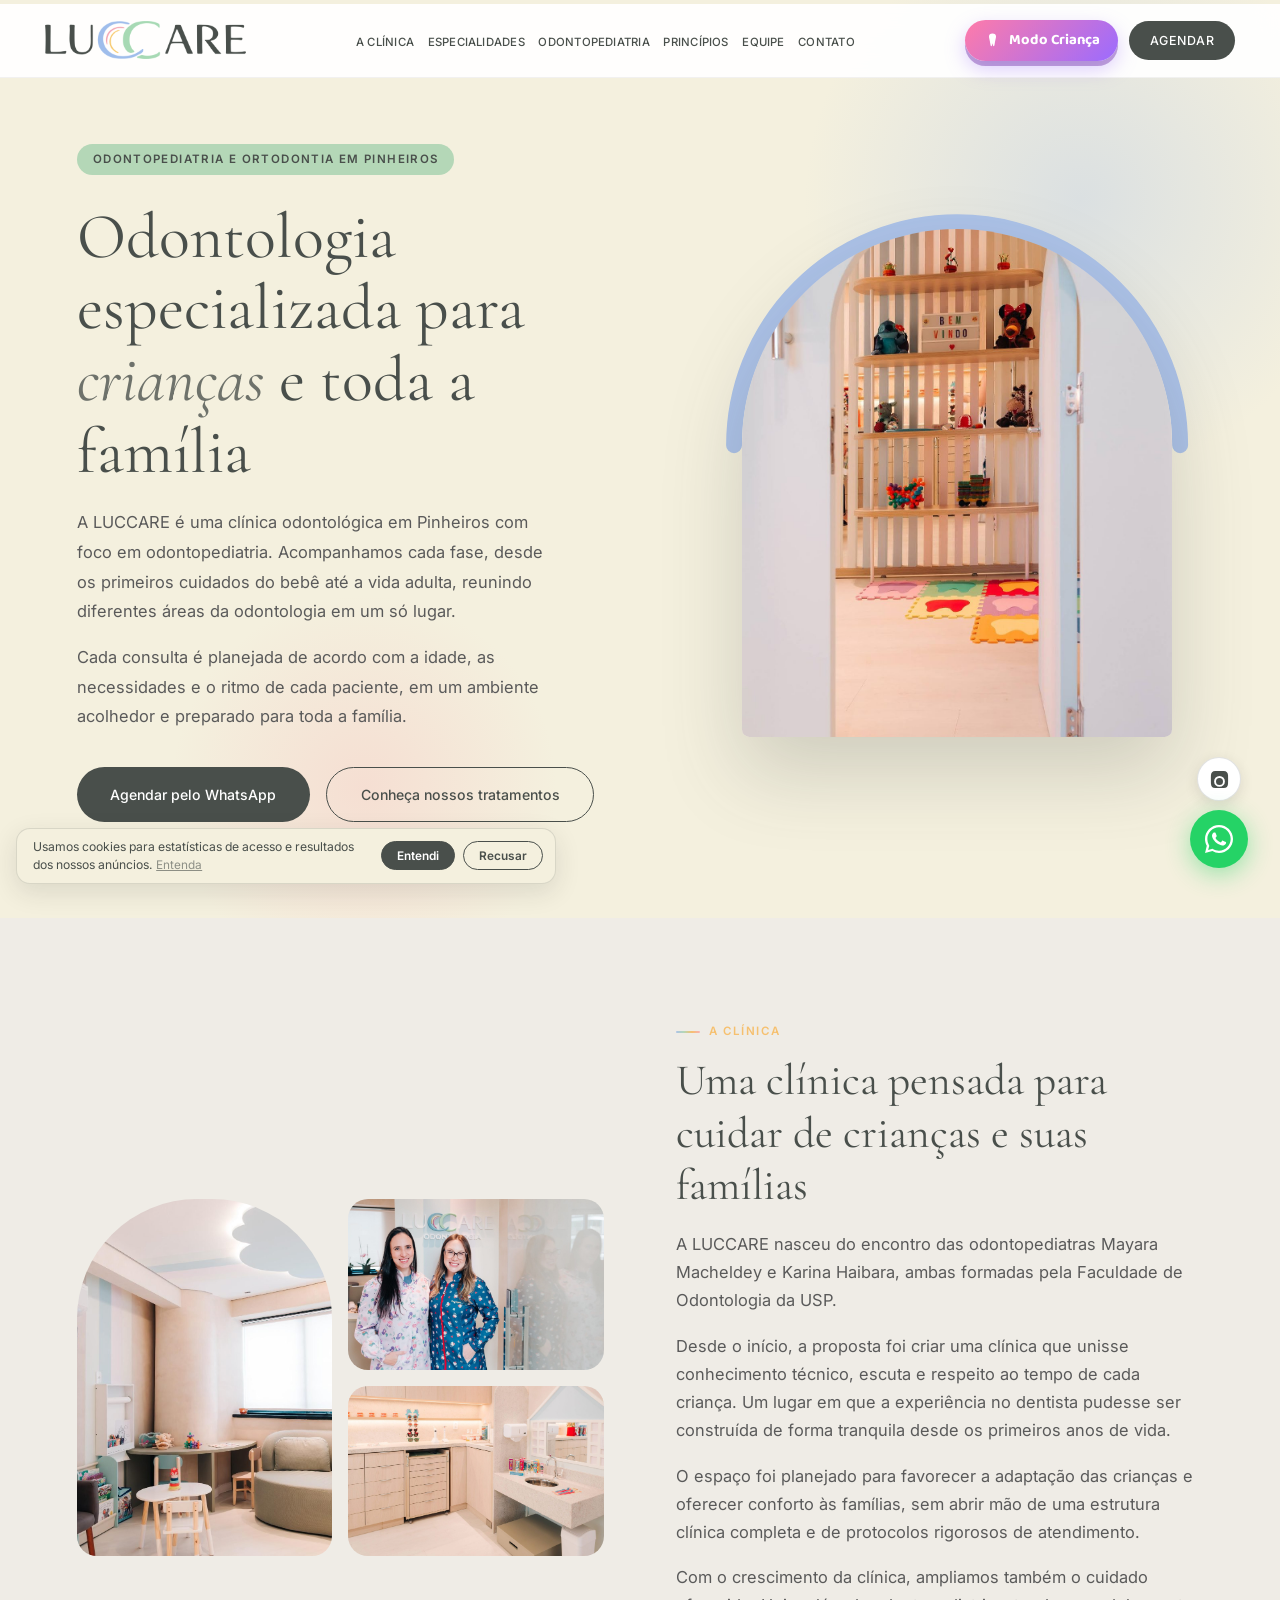
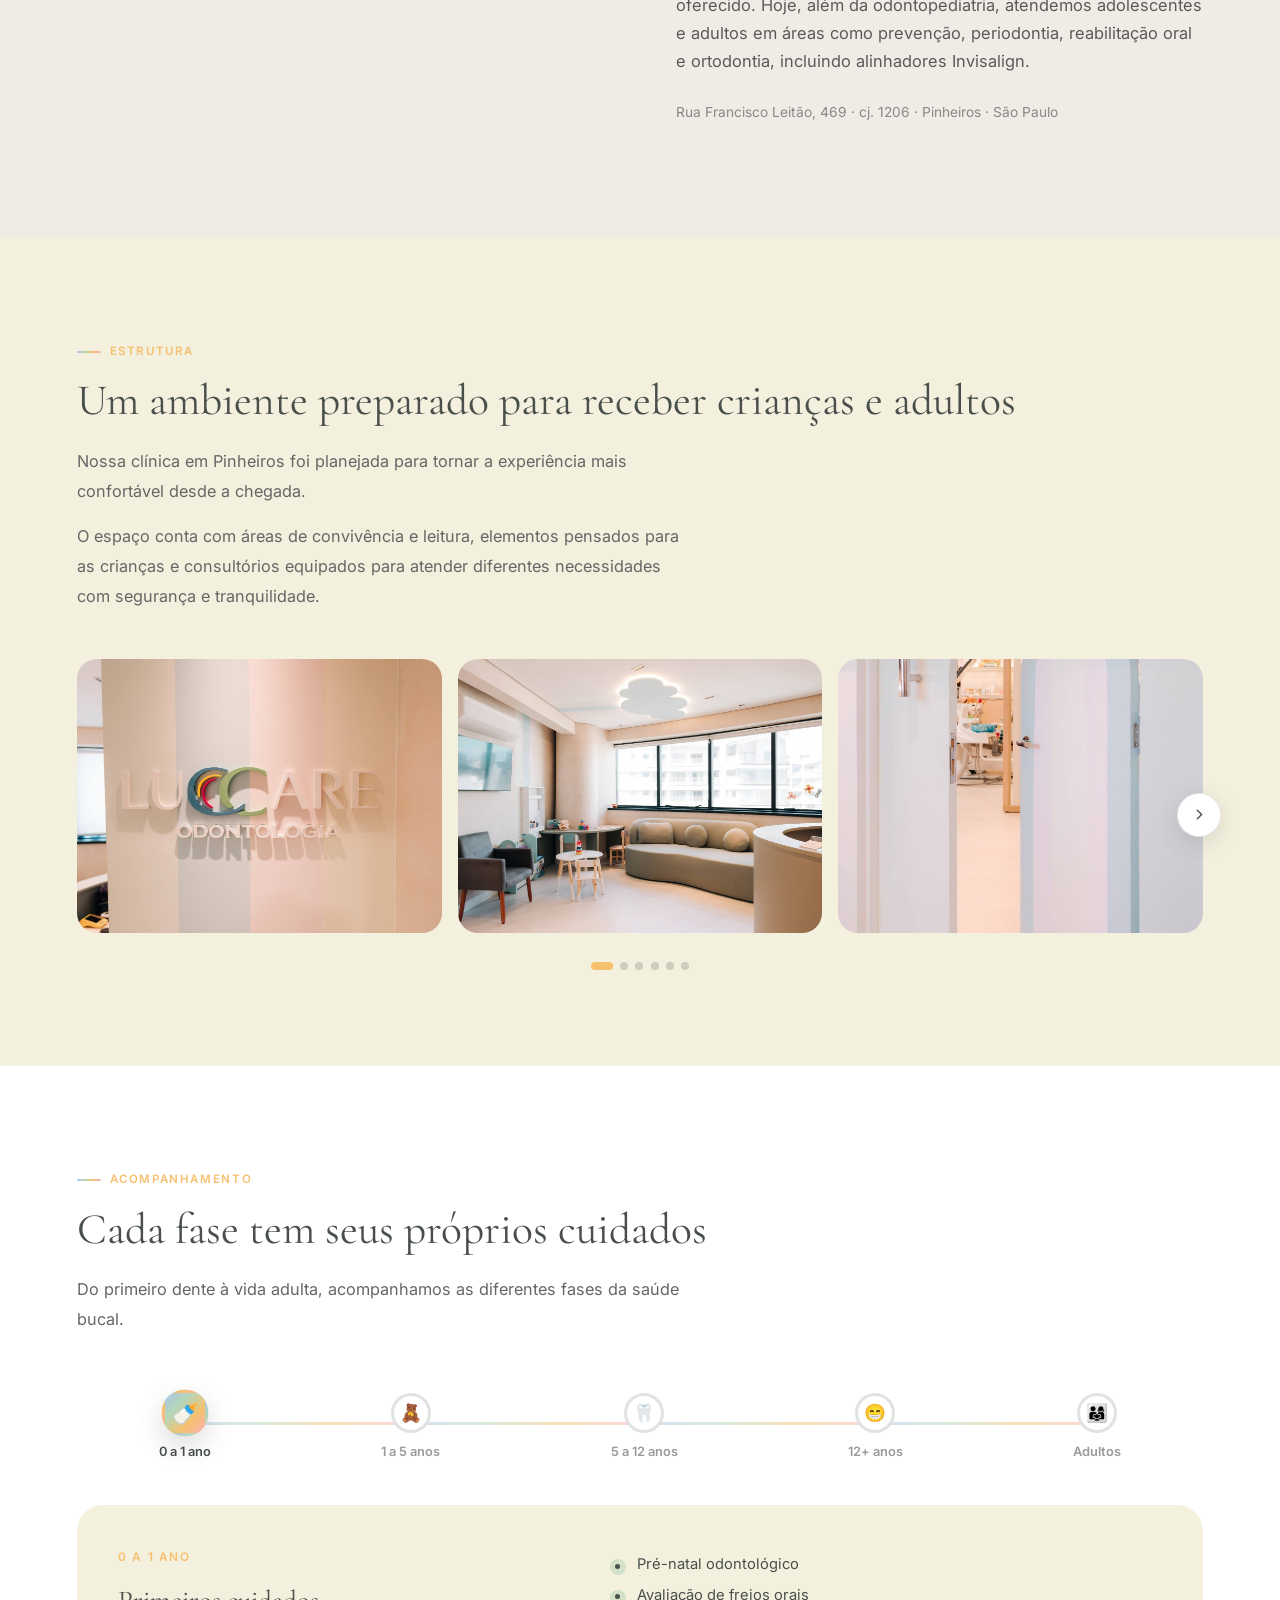
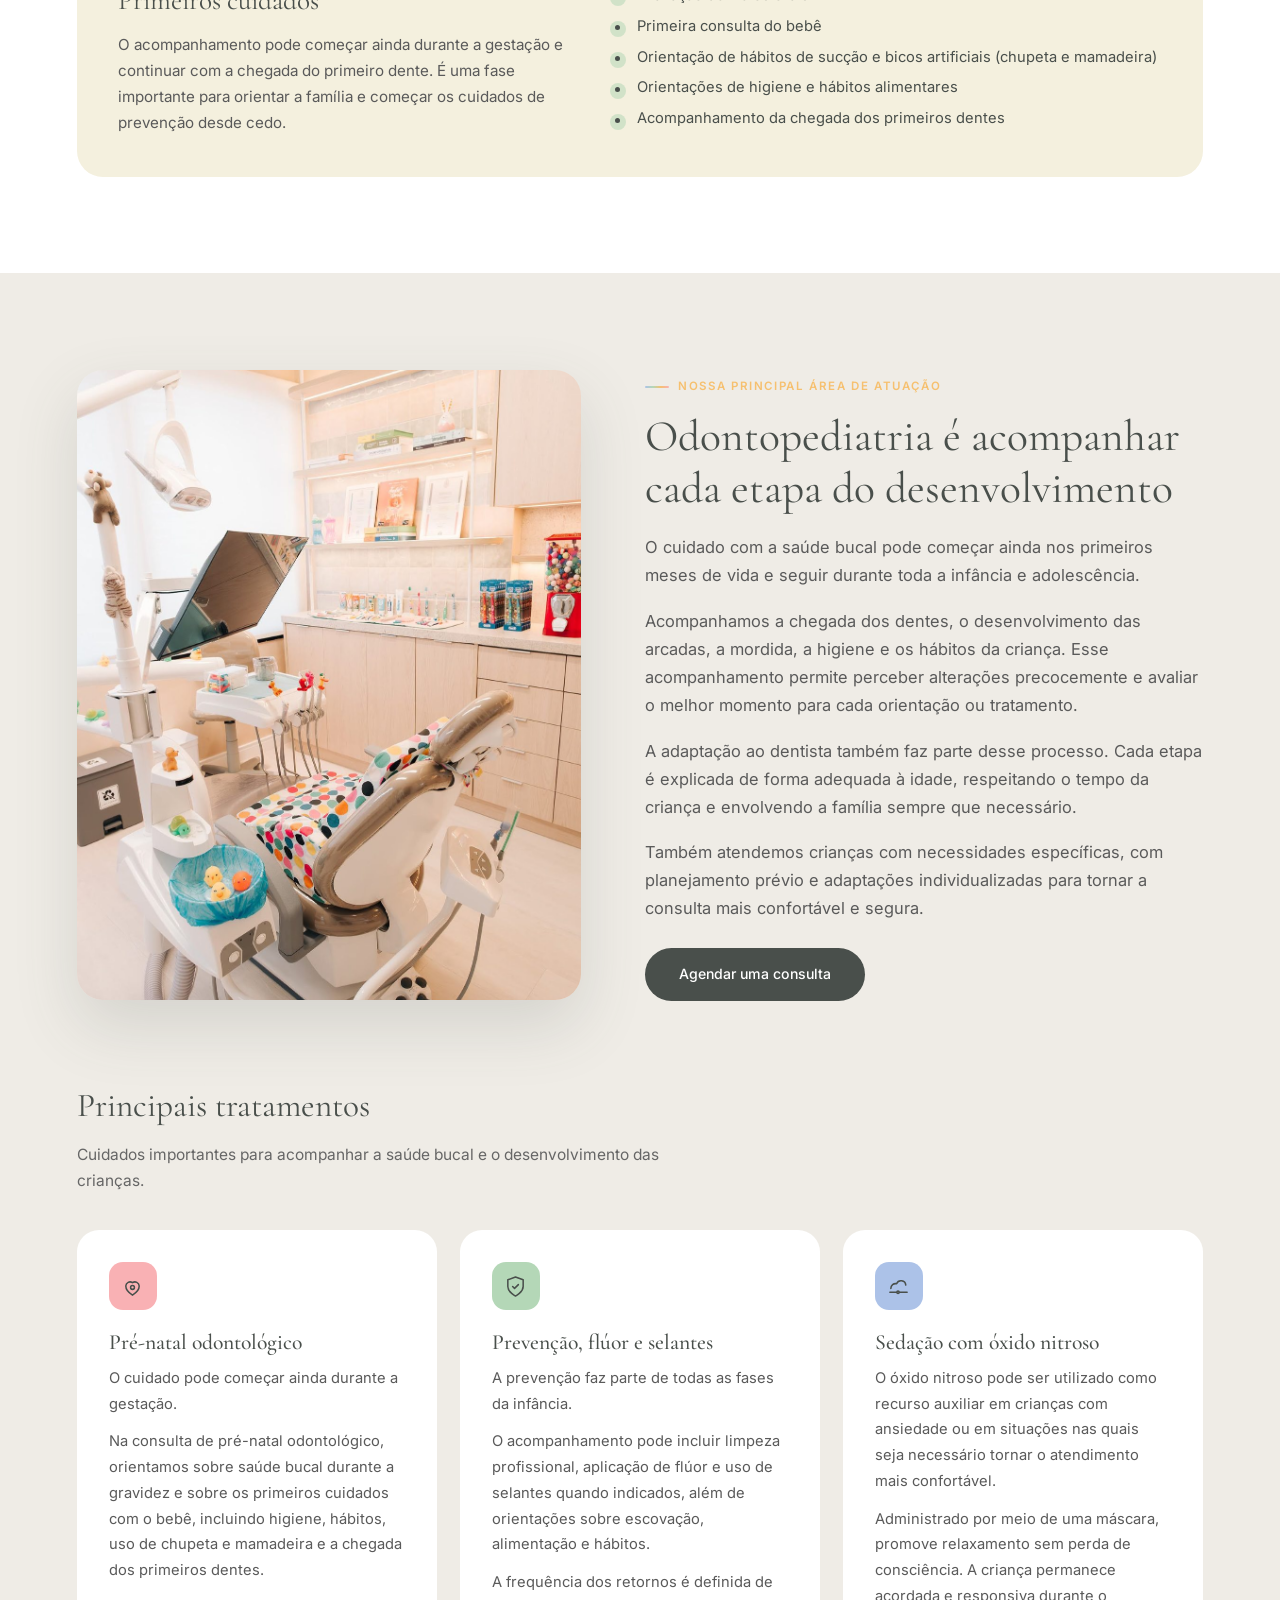
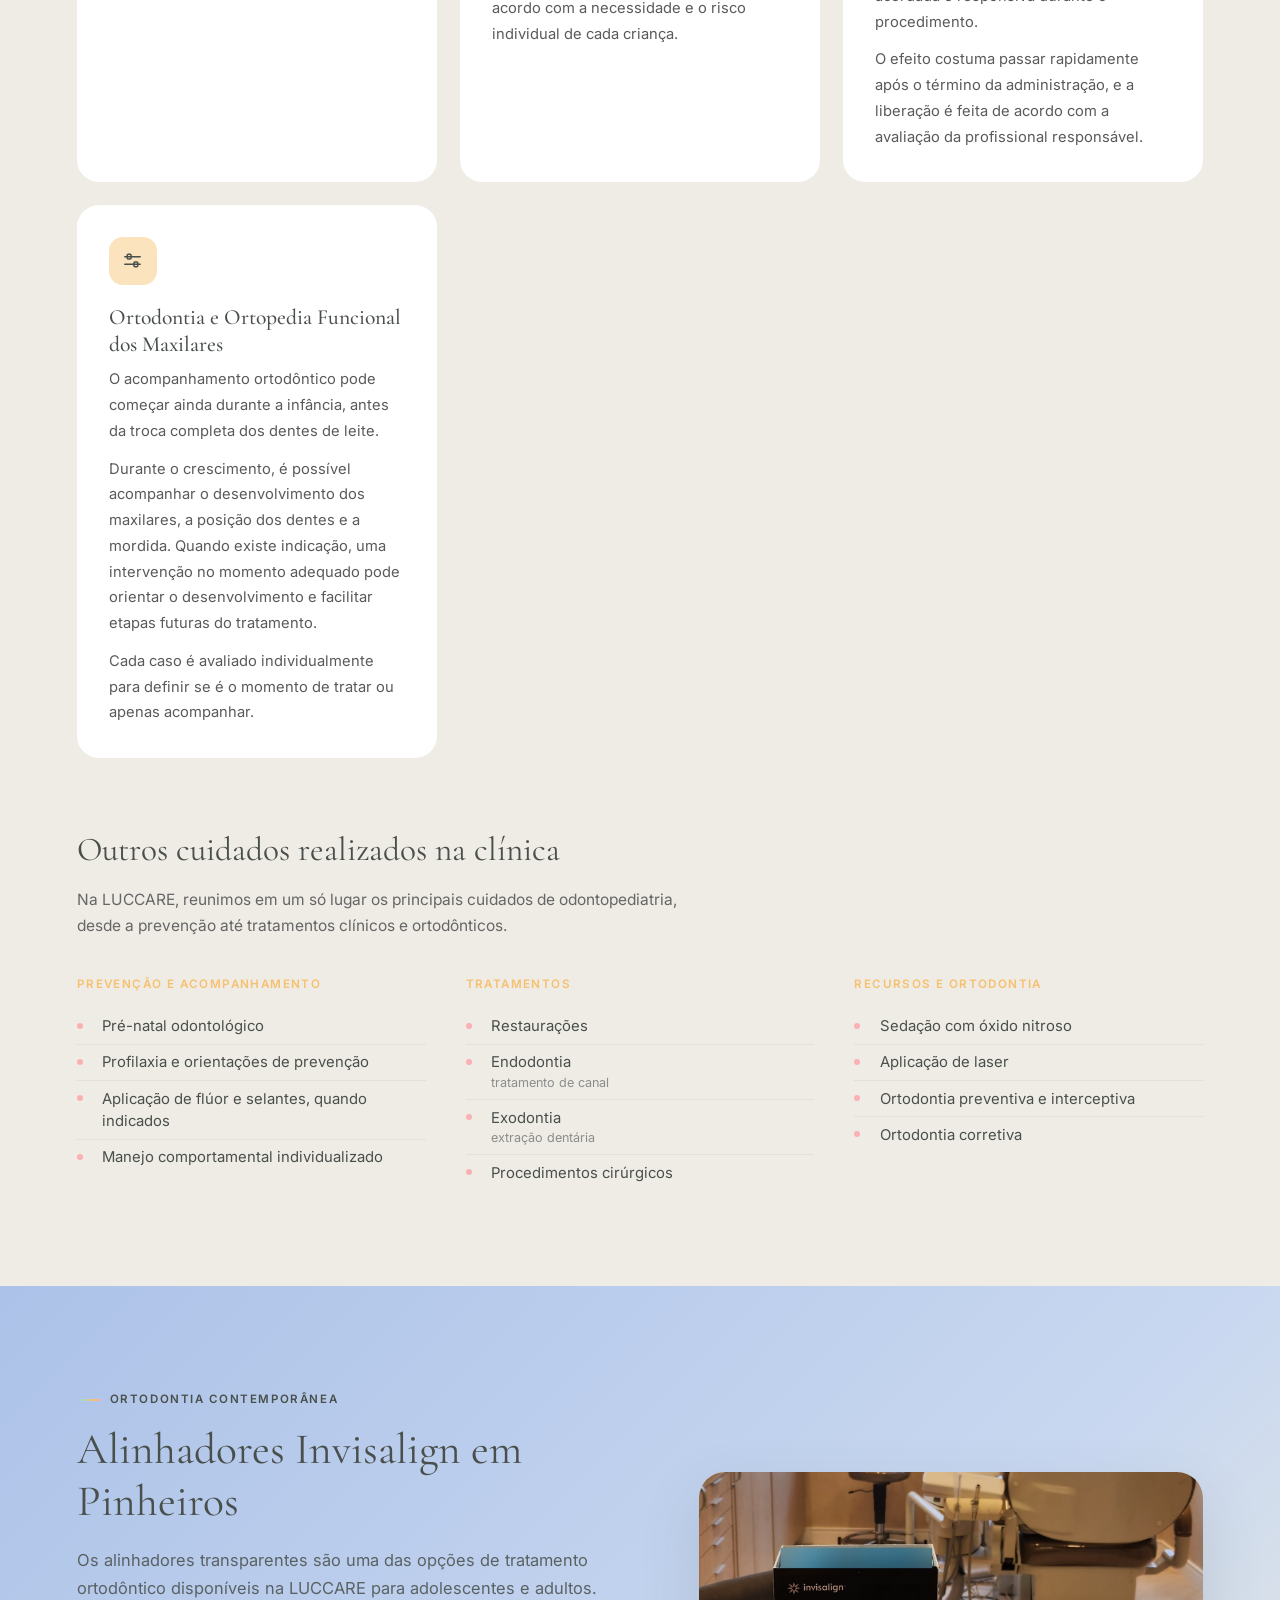
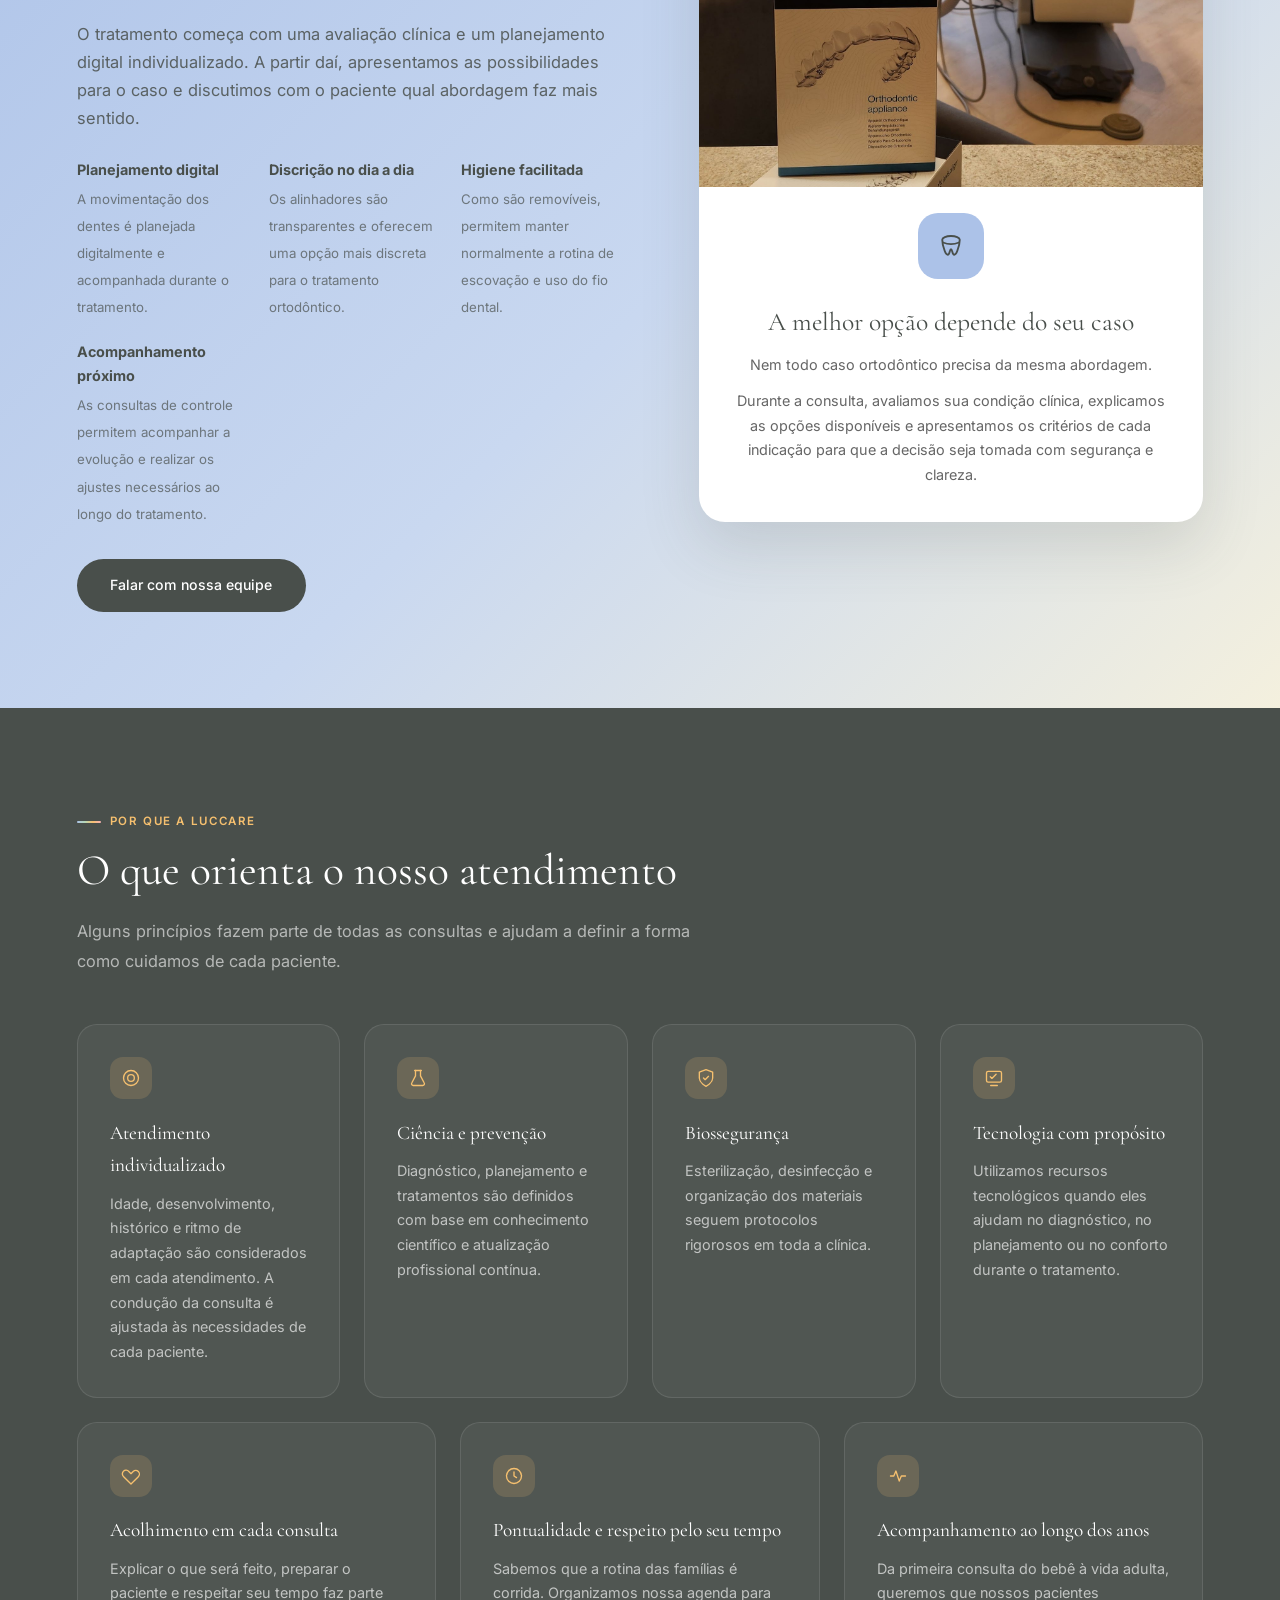
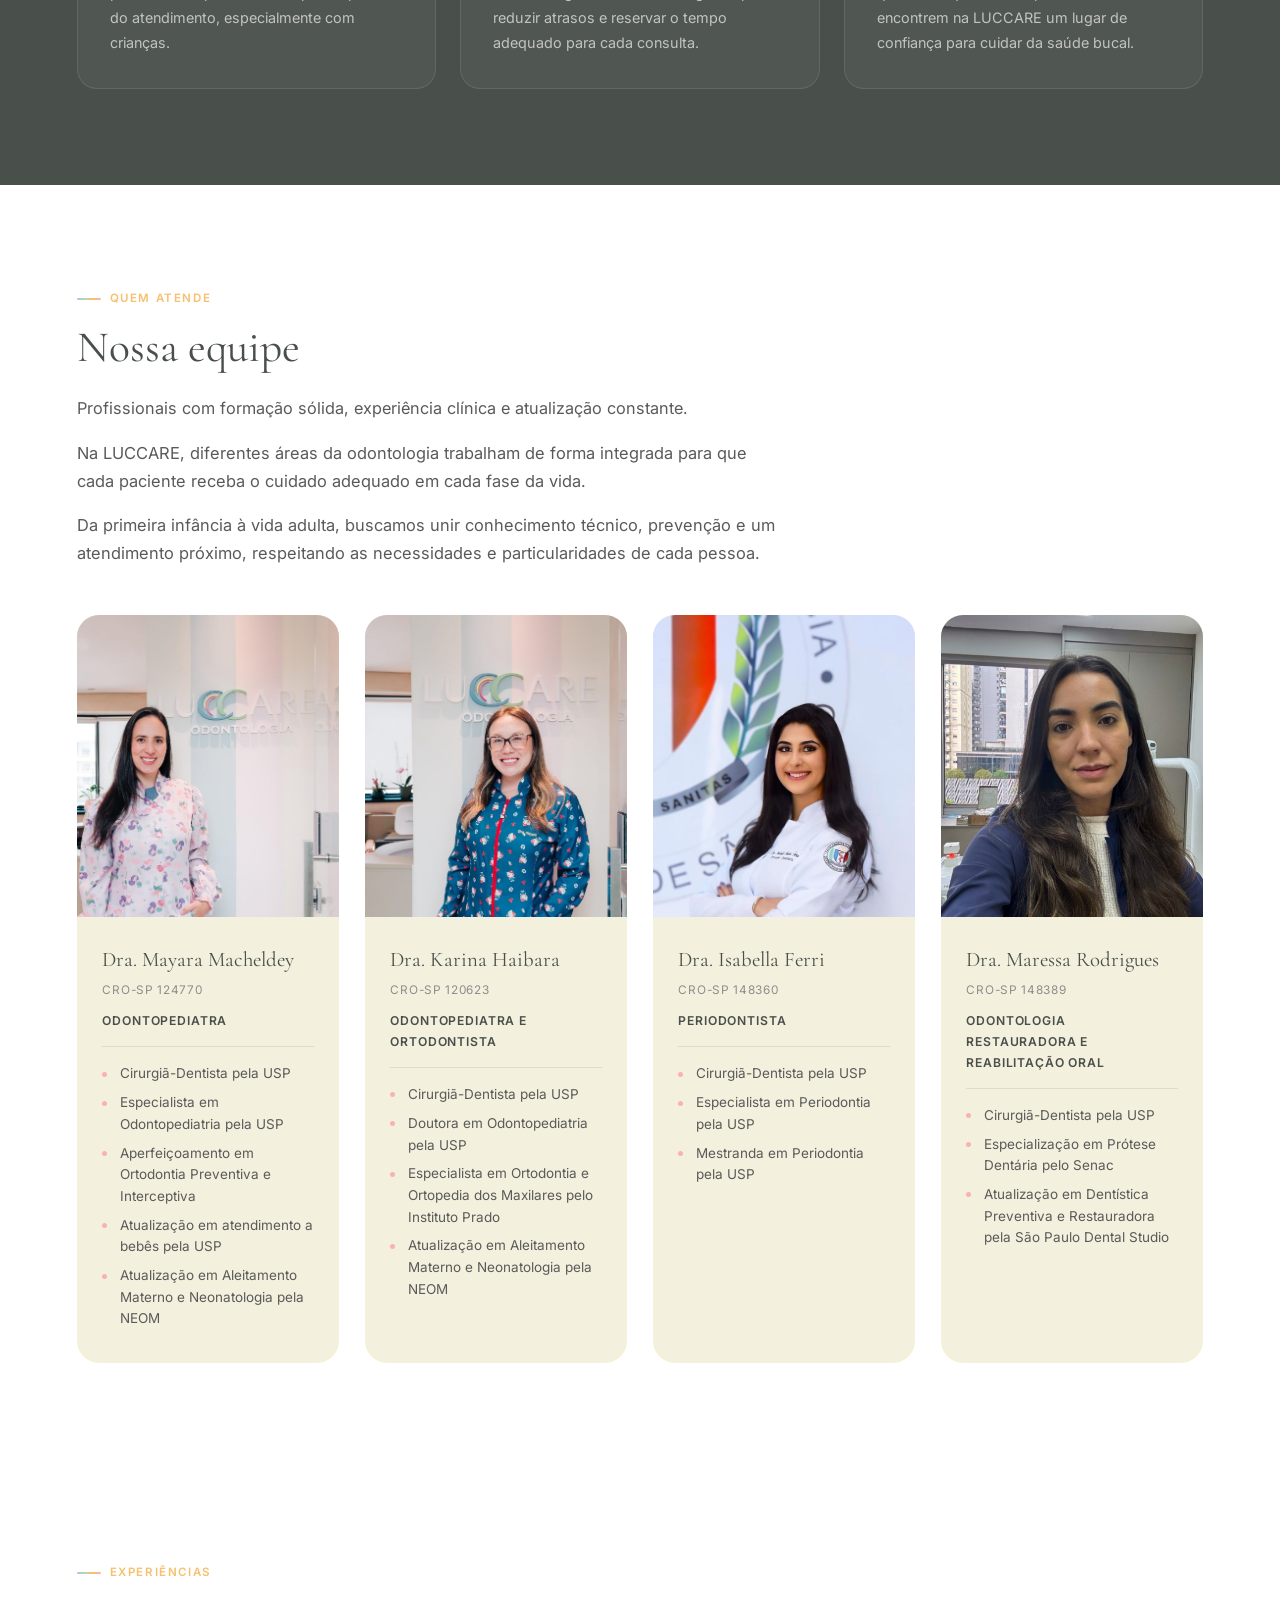
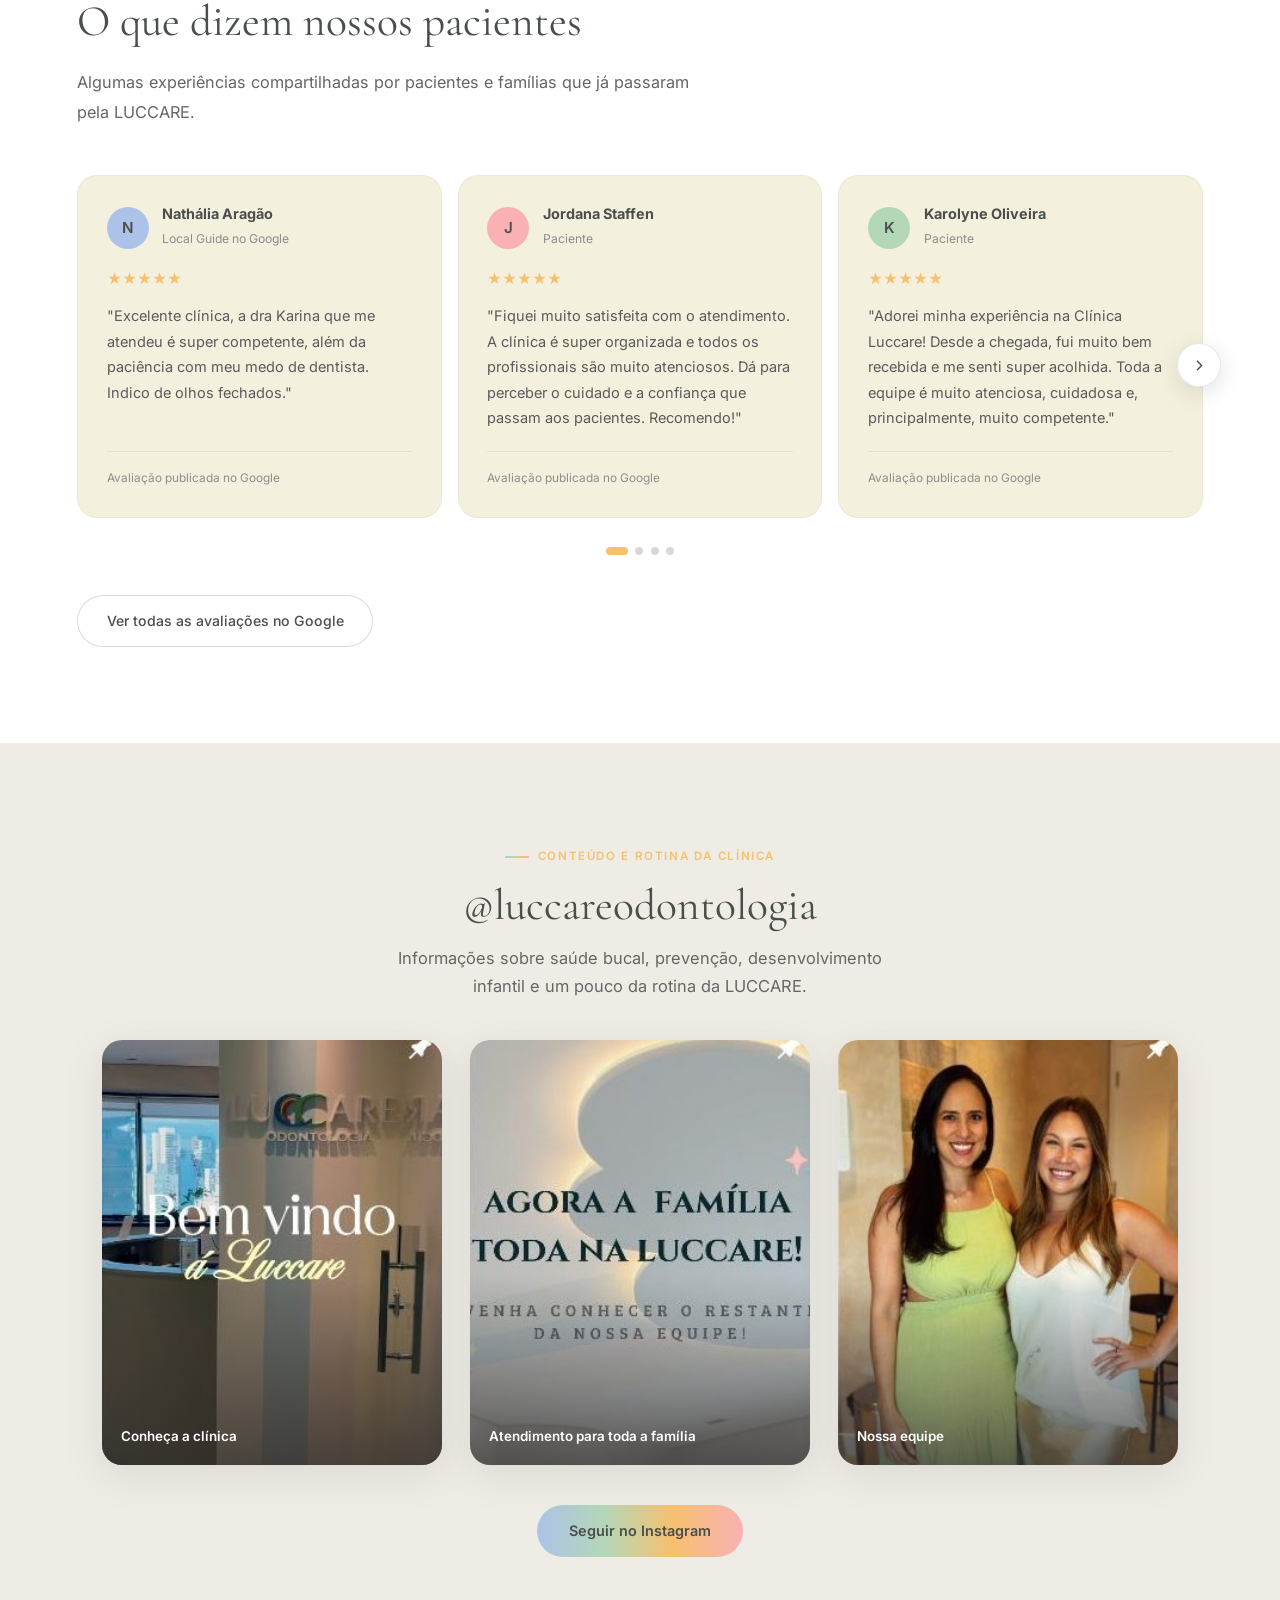
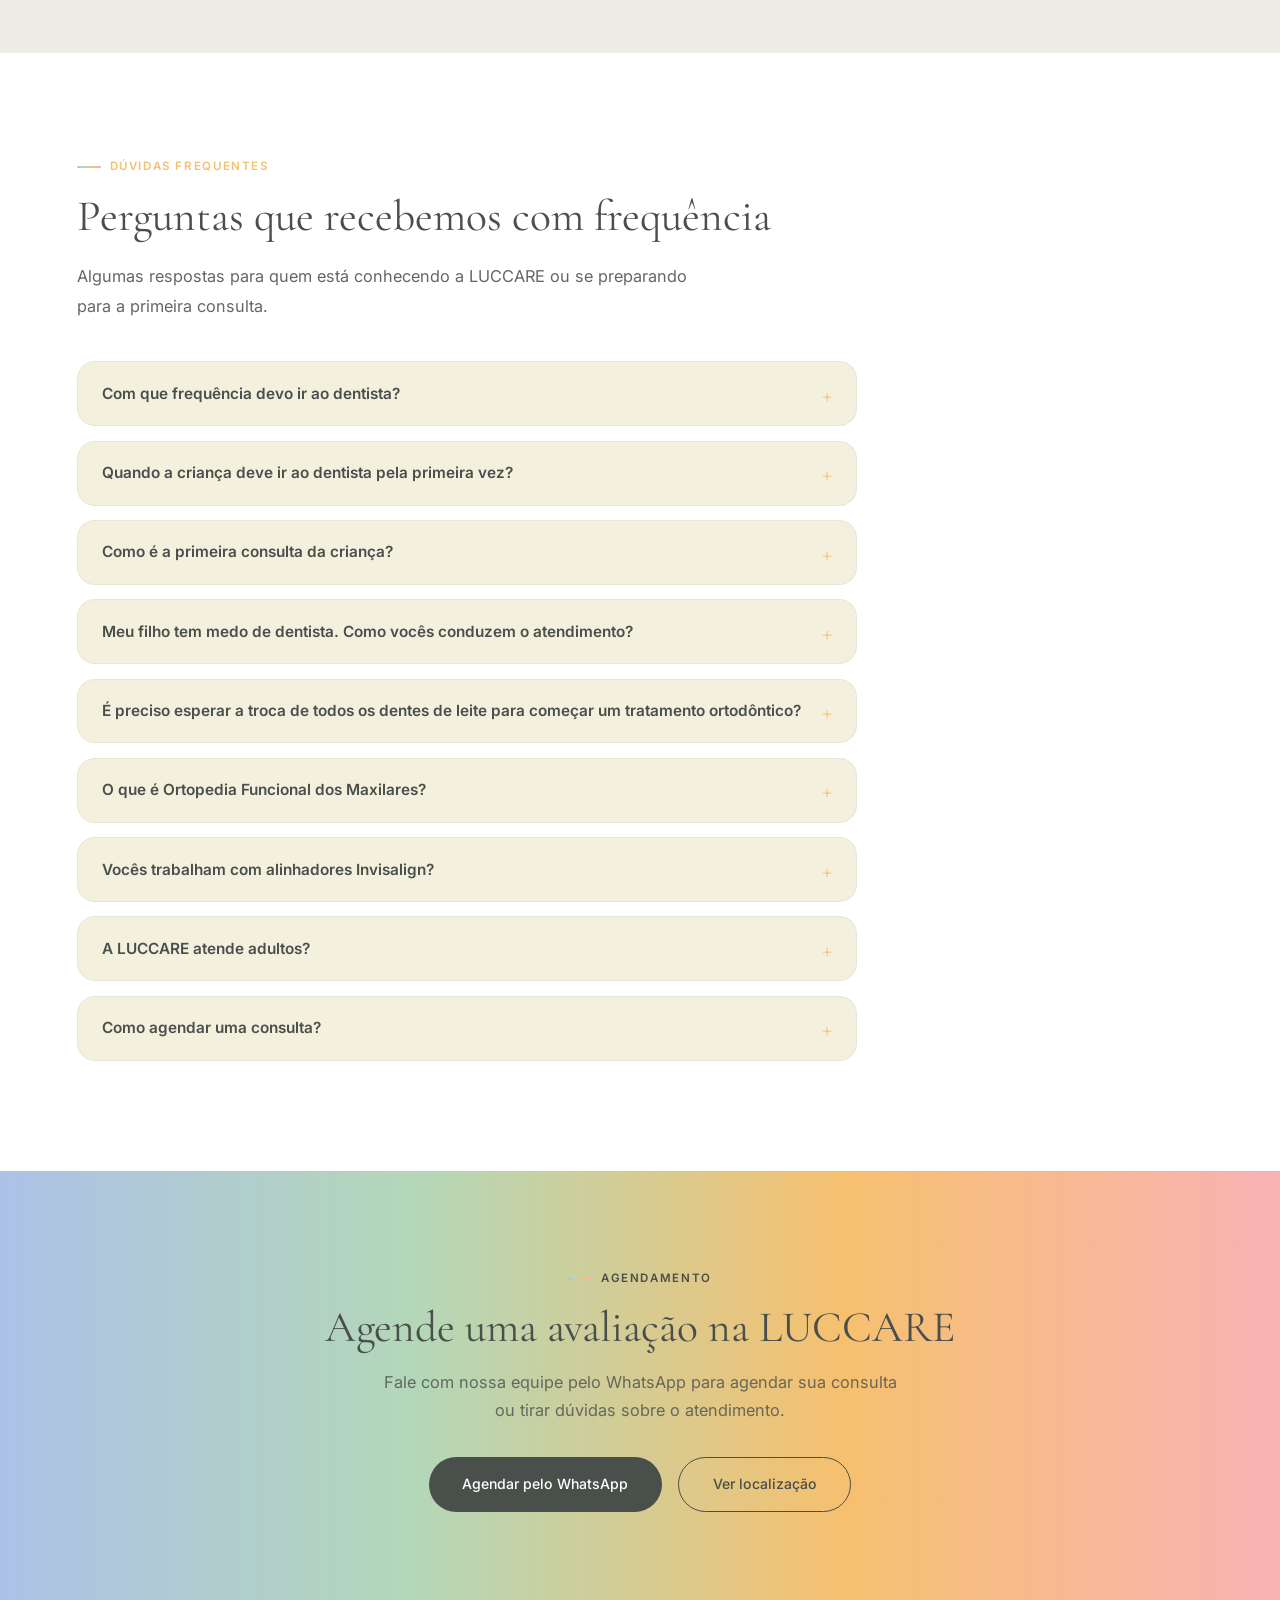
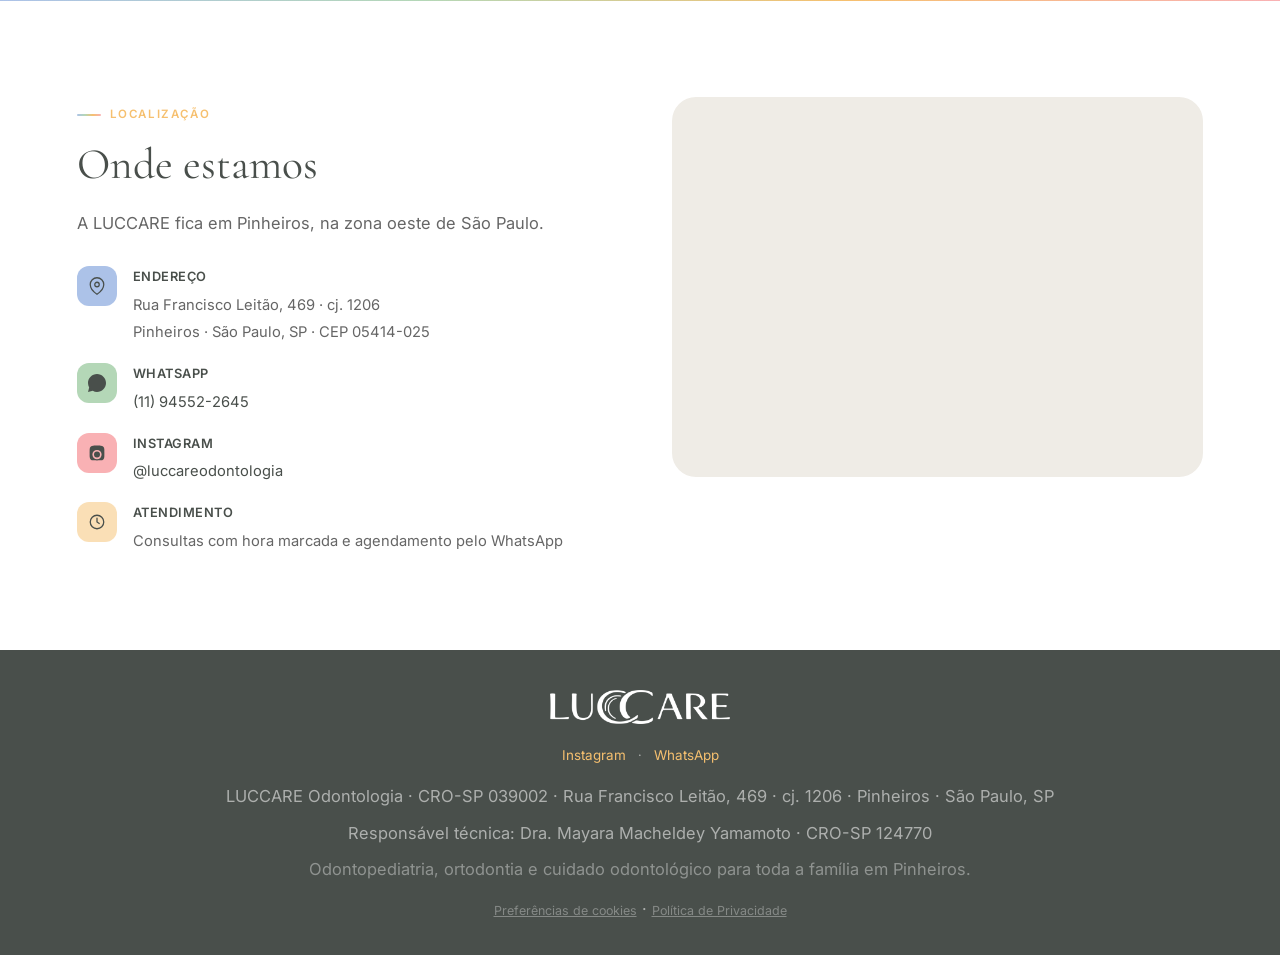
<file: index.html>
<!DOCTYPE html>
<html lang="pt-BR">
<head>
<meta charset="UTF-8" />
<!-- Google Consent Mode v2 + Google Tag Manager -->
<script>
/* LUCCARE - consentimento e medicao.

   SITE NORMAL - Consent Mode v2: o conteiner GTM-T7B4GD3L carrega sempre.
   Desde 02/10/2026 a medicao (analytics_storage, ad_storage, ad_user_data)
   nasce 'granted' e so "Recusar" desliga (opt-out). ad_personalization
   (remarketing) so com "Entendi". A escolha fica em
   localStorage['luccare_cookies'] (sim/nao) e pode ser trocada pelo link
   "Preferencias de cookies" no rodape.

   MODO CRIANCA (Cantinho do Toddy) - zero medicao, com ou sem aceite.
   LGPD Art. 14: dado de crianca exige consentimento especifico e em destaque
   de um dos pais, que o site nao tem como colher aqui. Tres camadas:
     1. abrindo direto numa tela do Cantinho, o gtm.js nem e pedido;
     2. entrando pelo botao Kids com o conteiner ja no ar, liga o opt-out
        oficial do Google (window['ga-disable-<ID>']) para cada ID carregado;
     3. manda consent update negado e substitui dataLayer.push por funcao
        vazia, entao nenhum gatilho do conteiner dispara.
   Nao religa sozinho: so na proxima abertura da pagina. */
(function(w,d){
  var KIDS=['brincar','hub','escovar','caca','consulta','lanche','memoria','ordem','timer','certificado'];
  var CHAVE='luccare_cookies';
  w.dataLayer=w.dataLayer||[];
  function gtag(){w.dataLayer.push(arguments);}

  var esc=null;try{esc=localStorage.getItem(CHAVE);}catch(e){}
  w.__gtmEscolha=esc;
  /* 02/10/2026: medicao ligada por padrao (estatistica e conversao de
     anuncio, base legal: legitimo interesse); so "Recusar" desliga.
     Remarketing (ad_personalization) continua so com "Entendi". */
  var ok=(esc!=='nao'),rmk=(esc==='sim');

  /* precisa vir ANTES do conteiner: e o estado com que as tags nascem */
  gtag('consent','default',{
    ad_storage:        ok?'granted':'denied',
    ad_user_data:      ok?'granted':'denied',
    ad_personalization:rmk?'granted':'denied',
    analytics_storage: ok?'granted':'denied',
    wait_for_update:500
  });
  gtag('set','ads_data_redaction',!ok);
  w.dataLayer.push({event:'luccare_consentimento',
    consentimento:ok?'aceito':(esc==='nao'?'recusado':'pendente')});

  function carregar(){
    if(w.__gtmOff||w.__gtmOn)return;
    w.__gtmOn=true;
    (function(w,d,s,l,i){w[l]=w[l]||[];w[l].push({'gtm.start':
    new Date().getTime(),event:'gtm.js'});var f=d.getElementsByTagName(s)[0],
    j=d.createElement(s),dl=l!='dataLayer'?'&l='+l:'';j.async=true;j.src=
    'https://www.googletagmanager.com/gtm.js?id='+i+dl;f.parentNode.insertBefore(j,f);
    })(w,d,'script','dataLayer','GTM-T7B4GD3L');
  }
  var NEGADO={ad_storage:'denied',ad_user_data:'denied',
              ad_personalization:'denied',analytics_storage:'denied'};
  var LIBERADO={ad_storage:'granted',ad_user_data:'granted',
                ad_personalization:'granted',analytics_storage:'granted'};

  w.__gtmModoCrianca=function(){
    if(w.__gtmMudo)return;
    w.__gtmOff=true;
    if(!w.__gtmOn)return;            /* nunca subiu: nao ha o que calar */
    w.__gtmMudo=true;
    try{
      /* opt-out oficial do Google, por ID ja carregado no conteiner.
         Nao e uma tag: e a chave que desliga a medicao daquele ID. */
      var ids=w.google_tag_manager||{};
      for(var k in ids){if(/^(G|UA|AW|DC|GT|MC)-/.test(k))w['ga-disable-'+k]=true;}
      w['ga-disable-G-EKZZVS4P3Z']=true;
      gtag('consent','update',NEGADO);
      gtag('set','ads_data_redaction',true);
      w.dataLayer.push({event:'luccare_modo_crianca',modo:'crianca'});
      w.dataLayer.push=function(){return 0;};
    }catch(e){}
  };
  w.__gtmAceitar=function(){
    try{localStorage.setItem(CHAVE,'sim');}catch(e){}
    w.__gtmEscolha='sim';
    if(w.__gtmMudo||w.__gtmOff)return;
    try{
      gtag('consent','update',LIBERADO);
      gtag('set','ads_data_redaction',false);
      w.dataLayer.push({event:'luccare_consentimento',consentimento:'aceito'});
    }catch(e){}
  };
  w.__gtmRecusar=function(){
    try{localStorage.setItem(CHAVE,'nao');}catch(e){}
    w.__gtmEscolha='nao';
    if(w.__gtmMudo||w.__gtmOff)return;
    try{
      gtag('consent','update',NEGADO);
      gtag('set','ads_data_redaction',true);
      w.dataLayer.push({event:'luccare_consentimento',consentimento:'recusado'});
    }catch(e){}
  };

  var h=(w.location.hash||'').replace('#','').toLowerCase();
  if(h&&KIDS.indexOf(h)>=0)w.__gtmModoCrianca();   /* nem carrega */
  else carregar();
})(window,document);
</script>
<!-- End Google Tag Manager -->
<meta name="viewport" content="width=device-width, initial-scale=1.0" />
<title>LUCCARE Odontologia | Odontopediatria e Ortodontia em Pinheiros</title>
<meta name="description" content="Clínica odontológica em Pinheiros com foco em odontopediatria. Atendimento para bebês, crianças, adolescentes e adultos, com prevenção, ortodontia e Invisalign." />
<link rel="icon" type="image/png" href="assets/favicon.png" />
<link rel="canonical" href="https://luccareodontologia.com.br/" />
<meta property="og:type" content="website" />
<meta property="og:site_name" content="LUCCARE Odontologia" />
<meta property="og:locale" content="pt_BR" />
<meta property="og:url" content="https://luccareodontologia.com.br/" />
<meta property="og:title" content="LUCCARE Odontologia | Odontopediatria e Ortodontia em Pinheiros" />
<meta property="og:description" content="Clínica odontológica em Pinheiros com foco em odontopediatria. Atendimento para bebês, crianças, adolescentes e adultos, com prevenção, ortodontia e Invisalign." />
<meta property="og:image" content="https://luccareodontologia.com.br/assets/og-luccare.jpg" />
<meta property="og:image:width" content="1200" />
<meta property="og:image:height" content="630" />
<meta property="og:image:alt" content="Dra. Mayara Macheldey e Dra. Karina Haibara na recepção da LUCCARE Odontologia" />
<meta name="twitter:card" content="summary_large_image" />
<meta name="twitter:title" content="LUCCARE Odontologia | Odontopediatria e Ortodontia em Pinheiros" />
<meta name="twitter:description" content="Clínica odontológica em Pinheiros com foco em odontopediatria. Atendimento para bebês, crianças, adolescentes e adultos, com prevenção, ortodontia e Invisalign." />
<meta name="twitter:image" content="https://luccareodontologia.com.br/assets/og-luccare.jpg" />
<link rel="preconnect" href="https://fonts.googleapis.com" />
<link rel="preconnect" href="https://fonts.gstatic.com" crossorigin />
<link href="https://fonts.googleapis.com/css2?family=Cormorant+Garamond:ital,wght@0,300;0,400;0,500;0,600;1,300;1,400&family=Inter:wght@300;400;500;600;700;800&family=Baloo+2:wght@500;600;700;800&display=swap" rel="stylesheet" />
<style>
*,*::before,*::after{box-sizing:border-box;margin:0;padding:0}
html{scroll-behavior:smooth}
body{font-family:'Inter',sans-serif;color:#2b2b2b;background:#fff;line-height:1.7;overflow-x:hidden}
:root{
  --dark-gray:#494F4B;--pastel-blue:#acc2e8;--pastel-green:#b4d7b7;
  --pastel-pink:#f9b1b4;--gold:#f6c06f;--cream:#f4f0de;
  --warm-gray:#efece6;--charcoal:#2b2b2b;--white:#fff;
  --arco:linear-gradient(90deg,#acc2e8 0%,#b4d7b7 33%,#f6c06f 66%,#f9b1b4 100%);
  /* cores vivas do modo criança */
  --k-azul:#3FA9F5;--k-verde:#4CD07D;--k-amarelo:#FFC93C;--k-rosa:#FF7BA9;--k-roxo:#9B6BFF;
  /* versões escuras, com contraste suficiente para texto branco por cima */
  --k-azul-f:#1E7FC4;--k-verde-f:#2F9E5C;--k-rosa-f:#D14C7C;--k-roxo-f:#6B3FD1;
}
h1,h2,h3{font-family:'Cormorant Garamond',serif;font-weight:400}
h1{font-size:clamp(2.5rem,5vw,4.2rem);line-height:1.12}
h2{font-size:clamp(1.9rem,3.4vw,2.9rem);line-height:1.2}
h3{font-size:clamp(1.15rem,2vw,1.45rem)}
p{font-size:clamp(.92rem,1.5vw,1.03rem)}

/* ════ barra de progresso ════ */
.progresso{position:fixed;top:0;left:0;height:4px;width:0;background:var(--arco);z-index:300;transition:width .08s linear}
body.kids .progresso{display:none}

/* ════ NAV ════ */
nav{position:fixed;top:4px;left:0;right:0;z-index:200;display:flex;align-items:center;justify-content:space-between;
  padding:1rem 6vw;background:rgba(255,255,255,.93);backdrop-filter:blur(14px);
  border-bottom:1px solid rgba(73,79,75,.07);transition:box-shadow .3s}
nav.scrolled{box-shadow:0 2px 20px rgba(73,79,75,.10)}
.nav-logo{height:44px;max-width:46vw;object-fit:contain;object-position:left center;flex-shrink:1}
@media(max-width:600px){.nav-logo{height:32px}}
.nav-links{display:flex;gap:1.5rem;list-style:none;flex:1 1 auto;justify-content:center;
  min-width:0;flex-wrap:nowrap;margin:0 clamp(.8rem,2vw,2rem)}
.nav-links a{text-decoration:none;color:var(--dark-gray);font-size:.79rem;font-weight:500;letter-spacing:.05em;
  text-transform:uppercase;position:relative;padding-bottom:3px;white-space:nowrap}
.nav-links a::after{content:'';position:absolute;left:0;bottom:0;height:2px;width:0;background:var(--arco);transition:width .28s;border-radius:2px}
.nav-links a:hover::after{width:100%}
.nav-dir{display:flex;align-items:center;gap:.7rem}
.nav-cta{background:var(--dark-gray);color:#fff;padding:.55rem 1.3rem;border-radius:100px;font-size:.78rem;font-weight:500;
  text-decoration:none;letter-spacing:.04em;text-transform:uppercase;transition:background .2s,transform .2s;white-space:nowrap}
.nav-cta:hover{background:var(--gold);color:var(--dark-gray);transform:translateY(-1px)}
body.kids nav{display:none}

/* ── hambúrguer e painel das telas menores ── */
.nav-burguer{display:none;width:46px;height:46px;flex:0 0 46px;border:0;background:none;cursor:pointer;
  padding:0;align-items:center;justify-content:center;gap:5px;flex-direction:column}
.nav-burguer span{display:block;width:24px;height:2.5px;border-radius:2px;background:var(--dark-gray);
  transition:transform .28s,opacity .2s}
.nav-burguer[aria-expanded="true"] span:nth-child(1){transform:translateY(7.5px) rotate(45deg)}
.nav-burguer[aria-expanded="true"] span:nth-child(2){opacity:0}
.nav-burguer[aria-expanded="true"] span:nth-child(3){transform:translateY(-7.5px) rotate(-45deg)}
/* o atributo hidden sozinho não vence o display:flex abaixo, e o painel
   ficava invisível cobrindo a página inteira, comendo todos os cliques */
.nav-painel[hidden]{display:none!important}
.nav-painel{position:fixed;inset:0;z-index:190;background:#fff;
  background-image:linear-gradient(160deg,#fff 0%,#fdfaf3 55%,#f7f4ec 100%);
  display:flex;flex-direction:column;justify-content:flex-start;
  padding:5.5rem 8vw 2.5rem;overflow-y:auto;-webkit-overflow-scrolling:touch;
  opacity:0;transition:opacity .25s}
.nav-painel.aberto{opacity:1}
.nav-painel nav{position:static;display:flex;flex-direction:column;align-items:stretch;
  justify-content:flex-start;padding:0;background:none;border:0;backdrop-filter:none}
.nav-painel a{text-decoration:none;color:var(--dark-gray);font-size:1.1rem;font-weight:500;
  letter-spacing:.01em;padding:.9rem .2rem;border-bottom:1px solid rgba(73,79,75,.10);
  display:flex;align-items:center;min-height:50px;text-align:left}
.nav-painel a:last-of-type{border-bottom:0}
.nav-painel .painel-cta{margin:0 auto 1.4rem;background:var(--dark-gray);color:#fff;
  justify-content:center;border-radius:100px;padding:1.05rem 1.4rem;border:0;font-weight:500;
  letter-spacing:.04em;text-transform:uppercase;font-size:.84rem;width:min(340px,100%);
  flex-shrink:0}
/* telas baixas (iPhone SE, celular deitado): aperta um pouco a lista */
@media(max-height:700px){
  .nav-painel{padding-top:4.6rem;padding-bottom:1.6rem}
  .nav-painel a{font-size:1.02rem;padding:.62rem .2rem;min-height:44px}
  .nav-painel .painel-cta{padding:.85rem 1.2rem;margin-bottom:1rem}
}
body.menu-aberto{overflow:hidden}

/* telas médias: cabe o menu, mas apertado — some o texto do botão criança */
/* com 6 itens o menu encostava no logo: encolhe em etapas antes de quebrar */
@media(max-width:1500px){nav{padding:1rem 3.5vw}.nav-links{gap:1.15rem}.nav-links a{font-size:.75rem;letter-spacing:.03em}}
@media(max-width:1320px){.nav-logo{height:38px}.nav-links{gap:.85rem}.nav-links a{font-size:.71rem;letter-spacing:.02em}}
@media(max-width:1180px){.nav-logo{height:34px}.nav-links{gap:.7rem}.nav-links a{font-size:.68rem}
  .nav-cta{font-size:.72rem;padding:.5rem 1rem}}
@media(max-width:1080px){
  .btn-kids span{font-size:0}
  .btn-kids span::after{content:'Kids';font-size:.8rem;font-weight:700;letter-spacing:.04em}
  .btn-kids{padding:.5rem .9rem}
}
/* abaixo disso o menu vira painel, em vez de desaparecer */
@media(max-width:900px){
  .nav-links{display:none}
  .nav-burguer{display:flex}
  .nav-cta{display:none}
  .btn-kids span{display:inline}
  .btn-kids{padding:.5rem 1.1rem}
}
/* no celular o logo tem quase 180px de largura e empurrava
   o hambúrguer para fora da tela */
@media(max-width:480px){
  nav{padding:.75rem 4vw}
  .nav-logo{height:28px}
  .btn-kids{font-size:.76rem;padding:.4rem .75rem;gap:.3rem}
  .btn-kids svg{width:15px;height:15px}
  .nav-dir{gap:.3rem;flex-shrink:0}
  .nav-burguer{width:44px;height:44px;flex:0 0 44px}
}
/* em tela estreita 'Modo Criança' não cabe, mas sumir o texto deixava
   um botão rosa sem significado. Vira 'Kids', que cabe e se entende. */
@media(max-width:560px){
  .btn-kids span{font-size:0;letter-spacing:0}
  .btn-kids span::after{content:'Kids';font-size:.86rem;letter-spacing:.04em;font-weight:700}
}
@media(max-width:340px){.btn-kids span{display:none}.btn-kids{padding:.4rem .6rem}}

/* botão do modo criança */
.btn-kids{
  display:inline-flex;align-items:center;gap:.5rem;cursor:pointer;border:0;
  font-family:'Baloo 2',cursive;font-size:.92rem;font-weight:700;color:#fff;
  background:linear-gradient(135deg,var(--k-rosa),var(--k-roxo));
  padding:.5rem 1.15rem .55rem;border-radius:100px;white-space:nowrap;
  box-shadow:0 5px 0 rgba(120,60,170,.45),0 8px 20px rgba(155,107,255,.35);
  transition:transform .15s,box-shadow .15s;
}
.btn-kids:hover{transform:translateY(-2px);box-shadow:0 7px 0 rgba(120,60,170,.45),0 12px 26px rgba(155,107,255,.45)}
.btn-kids:active{transform:translateY(3px);box-shadow:0 2px 0 rgba(120,60,170,.45)}
.btn-kids svg{animation:pula 1.8s ease-in-out infinite}
@keyframes pula{0%,100%{transform:translateY(0) rotate(0)}50%{transform:translateY(-3px) rotate(-8deg)}}

/* ════ cortina de transição ════ */
.cortina{position:fixed;inset:0;z-index:500;pointer-events:none;display:flex;flex-direction:column}
.cortina i{flex:1;transform:scaleX(0);transform-origin:left;display:block}
.cortina i:nth-child(1){background:#acc2e8}
.cortina i:nth-child(2){background:#b4d7b7}
.cortina i:nth-child(3){background:#f6c06f}
.cortina i:nth-child(4){background:#f9b1b4}
.cortina.fecha i{transform:scaleX(1);transform-origin:left;transition:transform .45s cubic-bezier(.7,0,.3,1)}
.cortina.fecha i:nth-child(2){transition-delay:.05s}
.cortina.fecha i:nth-child(3){transition-delay:.1s}
.cortina.fecha i:nth-child(4){transition-delay:.15s}
.cortina.abre i{transform:scaleX(0);transform-origin:right;transition:transform .45s cubic-bezier(.7,0,.3,1)}
.cortina.abre i:nth-child(2){transition-delay:.05s}
.cortina.abre i:nth-child(3){transition-delay:.1s}
.cortina.abre i:nth-child(4){transition-delay:.15s}

/* ════════════════════════════════════════════
   MODO FAMÍLIA
   ════════════════════════════════════════════ */
body.kids .modo-familia{display:none}
#kids{display:none}
body.kids #kids{display:flex;flex-direction:column}

#hero{min-height:100vh;background:var(--cream);display:grid;grid-template-columns:1.08fr .92fr;
  align-items:center;gap:3.5rem;padding:9rem 6vw 6rem;position:relative;overflow:hidden}
#hero::before{content:'';position:absolute;top:-100px;right:-100px;width:600px;height:600px;border-radius:50%;
  background:radial-gradient(circle,var(--pastel-blue) 0%,transparent 65%);opacity:.35;pointer-events:none}
#hero::after{content:'';position:absolute;bottom:-80px;left:12%;width:420px;height:420px;border-radius:50%;
  background:radial-gradient(circle,var(--pastel-pink) 0%,transparent 65%);opacity:.28;pointer-events:none}
.hero-txt{position:relative;z-index:2}
.selo{display:inline-block;background:var(--pastel-green);color:var(--dark-gray);font-size:.72rem;font-weight:600;
  letter-spacing:.12em;text-transform:uppercase;padding:.35rem 1rem;border-radius:100px;margin-bottom:1.6rem}
.hero-txt h1{color:var(--dark-gray);margin-bottom:1.3rem}
.hero-txt h1 em{font-style:italic;opacity:.78}
.hero-txt p{color:#5a5a5a;max-width:470px;margin-bottom:1rem;font-size:1.03rem;line-height:1.8}
.hero-txt p:last-of-type{margin-bottom:2.2rem}
.hero-acoes{display:flex;gap:1rem;flex-wrap:wrap}
.btn-primary{background:var(--dark-gray);color:#fff;padding:.9rem 2.1rem;border-radius:100px;font-size:.88rem;font-weight:500;
  text-decoration:none;display:inline-flex;align-items:center;gap:.5rem;transition:background .2s,transform .2s,box-shadow .2s;border:0;cursor:pointer;font-family:inherit}
.btn-primary:hover{background:var(--charcoal);transform:translateY(-2px);box-shadow:0 12px 30px rgba(73,79,75,.25)}
.btn-secondary{background:transparent;color:var(--dark-gray);padding:.9rem 2.1rem;border-radius:100px;font-size:.88rem;font-weight:500;
  text-decoration:none;border:1.5px solid var(--dark-gray);display:inline-flex;align-items:center;gap:.5rem;transition:background .2s,color .2s,transform .2s}
.btn-secondary:hover{background:var(--dark-gray);color:#fff;transform:translateY(-2px)}
.hero-vis{position:relative;z-index:2;display:flex;align-items:center;justify-content:center}
.arco-wrap{position:relative;width:min(430px,46vw);aspect-ratio:1/1.18}
.arco-svg{position:absolute;inset:-7% -7% auto -7%;width:114%;overflow:visible;pointer-events:none}
.arco-svg path{fill:none;stroke-linecap:round;stroke-width:13;stroke-dasharray:1000;stroke-dashoffset:1000;
  animation:desenhaArco 3.6s cubic-bezier(.45,.05,.25,1) forwards}
.arco-svg path:nth-child(2){animation-delay:.34s}
.arco-svg path:nth-child(3){animation-delay:.68s}
.arco-svg path:nth-child(4){animation-delay:1.02s}
@keyframes desenhaArco{to{stroke-dashoffset:0}}
.hero-foto{position:absolute;inset:0;border-radius:999px 999px 34px 34px;overflow:hidden;
  box-shadow:0 34px 80px rgba(73,79,75,.22);opacity:0;animation:revelaFoto 1.3s ease 1.1s forwards}
.hero-foto img{width:100%;height:100%;object-fit:cover;display:block}
@keyframes revelaFoto{to{opacity:1}}
@media(max-width:900px){#hero{grid-template-columns:1fr;padding-top:7.5rem;gap:2.5rem}.hero-vis{order:-1}.arco-wrap{width:min(320px,76vw)}}

section{padding:clamp(4rem,7.5vw,6.8rem) 6vw}
.rotulo{font-size:.72rem;font-weight:600;letter-spacing:.14em;text-transform:uppercase;color:var(--gold);
  margin-bottom:.8rem;display:inline-flex;align-items:center;gap:.55rem}
.rotulo::before{content:'';width:24px;height:2px;border-radius:2px;background:var(--arco)}
.titulo{color:var(--dark-gray);margin-bottom:1.2rem}
.subtitulo{color:#666;max-width:620px;font-size:1.02rem;line-height:1.85}

#valor{background:#fff;padding:clamp(3rem,5vw,4rem) 6vw}
.valor-grid{display:grid;grid-template-columns:repeat(auto-fit,minmax(230px,1fr));gap:1.2rem;max-width:1250px;margin:0 auto}
.valor-item{display:flex;gap:1rem;align-items:flex-start;padding:1.5rem;border-radius:18px;border:1px solid rgba(73,79,75,.08);
  transition:transform .25s,box-shadow .25s}
.valor-item:hover{transform:translateY(-4px);box-shadow:0 16px 40px rgba(73,79,75,.10)}
.valor-icon{width:40px;height:40px;border-radius:13px;flex-shrink:0;display:flex;align-items:center;justify-content:center}
.valor-item:nth-child(1) .valor-icon{background:var(--pastel-pink)}
.valor-item:nth-child(2) .valor-icon{background:var(--pastel-blue)}
.valor-item:nth-child(3) .valor-icon{background:var(--pastel-green)}
.valor-item:nth-child(4) .valor-icon{background:rgba(246,192,111,.5)}
.valor-item h3{font-size:1.08rem;color:var(--dark-gray);margin-bottom:.2rem}
.valor-item p{font-size:.86rem;color:#6d6d6d;line-height:1.6}

#sobre{background:var(--warm-gray);display:grid;grid-template-columns:1fr 1fr;gap:4.5rem;align-items:center}
.sobre-fotos{display:grid;grid-template-columns:1fr 1fr;gap:1rem}
.sobre-foto{border-radius:20px;overflow:hidden;min-height:165px}
.sobre-foto img{width:100%;height:100%;object-fit:cover;display:block}
/* as duas sócias ficam à esquerda do quadro: sem isso o corte quadrado
   do celular cortava uma delas */
.foto-socias{object-position:33% center}
.sobre-foto:nth-child(2){grid-row:1/3;min-height:350px;border-radius:120px 120px 20px 20px}
.sobre-txt p{color:#5a5a5a;margin-bottom:1.1rem}
@media(max-width:900px){#sobre{grid-template-columns:1fr;gap:2.5rem}}

/* linha do tempo */
#fases{background:#fff}
.fases-trilha{position:relative;margin:3rem 0 2.5rem;display:flex;gap:.4rem;overflow-x:auto;scrollbar-width:none;padding-top:10px;padding-bottom:.4rem}
.fases-trilha::-webkit-scrollbar{display:none}
/* a linha ia no container que rola, então no celular ela parava na borda
   visível e parecia cortada. Agora cada botão desenha o seu pedaço. */
.fase-btn::before{content:'';position:absolute;left:-50%;right:50%;top:29px;height:3px;
  background:var(--arco);opacity:.3;border-radius:3px;z-index:0}
.fase-btn::after{content:'';position:absolute;left:50%;right:-50%;top:29px;height:3px;
  background:var(--arco);opacity:.3;border-radius:3px;z-index:0}
.fase-btn:first-child::before,.fase-btn:last-child::after{display:none}
.fase-btn{position:relative;flex:1 0 auto;min-width:122px;background:none;border:0;cursor:pointer;padding:0 .4rem;font-family:inherit;text-align:center}
.fase-bolha{width:40px;height:40px;border-radius:50%;margin:0 auto .7rem;background:#fff;border:3px solid rgba(73,79,75,.16);
  display:flex;align-items:center;justify-content:center;transition:all .3s cubic-bezier(.34,1.56,.64,1);position:relative;z-index:2;font-size:1.1rem}
.fase-btn span.rot{display:block;font-size:.8rem;font-weight:600;color:#9a9a9a;transition:color .25s}
.fase-btn:hover .fase-bolha{border-color:var(--gold);transform:scale(1.08)}
.fase-btn.ativa .fase-bolha{border-color:transparent;background:linear-gradient(135deg,#acc2e8,#b4d7b7,#f6c06f,#f9b1b4);transform:scale(1.18);box-shadow:0 8px 22px rgba(73,79,75,.2)}
.fase-btn.ativa span.rot{color:var(--dark-gray)}
.fase-painel{background:var(--cream);border-radius:26px;padding:2.6rem;display:grid;grid-template-columns:.9fr 1.1fr;gap:2.5rem;align-items:center;min-height:230px}
.fase-painel h3{color:var(--dark-gray);font-size:1.7rem;margin-bottom:.5rem}
.fase-painel .idade{font-size:.74rem;font-weight:600;letter-spacing:.13em;text-transform:uppercase;color:var(--gold);display:block;margin-bottom:.7rem}
.fase-painel p{color:#5a5a5a;font-size:.95rem}
.fase-lista{list-style:none;display:grid;gap:.55rem}
.fase-lista li{font-size:.92rem;color:var(--dark-gray);padding-left:1.7rem;position:relative;line-height:1.5}
.fase-lista li::before{content:'';position:absolute;left:0;top:.42em;width:16px;height:16px;border-radius:50%;background:var(--pastel-green);opacity:.55}
.fase-lista li::after{content:'';position:absolute;left:5px;top:.72em;width:5px;height:5px;border-radius:50%;background:var(--dark-gray)}
.fase-conteudo{animation:entraFase .45s ease}
@keyframes entraFase{from{opacity:0;transform:translateY(12px)}to{opacity:1;transform:none}}
@media(max-width:800px){.fase-painel{grid-template-columns:1fr;padding:1.8rem;gap:1.5rem}}

#odontopediatria{background:var(--warm-gray)}
.spec-wrap{display:grid;grid-template-columns:.95fr 1.05fr;gap:4rem;align-items:center}
.spec-foto{border-radius:26px;overflow:hidden;box-shadow:0 26px 64px rgba(73,79,75,.16)}
.spec-foto img{width:100%;display:block;aspect-ratio:4/5;object-fit:cover}
.spec-txt p{color:#5a5a5a;margin-bottom:1.1rem}
@media(max-width:900px){.spec-wrap{grid-template-columns:1fr;gap:2.5rem}}

.bloco-titulo{font-family:'Cormorant Garamond',serif;font-size:clamp(1.6rem,2.6vw,2.1rem);color:var(--dark-gray);margin-bottom:.5rem}
.bloco-sub{color:#666;font-size:.97rem;margin-bottom:2.2rem;max-width:620px}
.destaques{margin-top:clamp(3.5rem,6vw,5rem)}
.destaques-grid{display:grid;grid-template-columns:repeat(auto-fit,minmax(300px,1fr));gap:1.4rem}
/* cards com inclinação 3D */
.tilt{position:relative;background:#fff;border-radius:22px;padding:2rem;overflow:hidden;
  transform-style:preserve-3d;transition:transform .2s ease,box-shadow .25s;display:flex;flex-direction:column}
.tilt::before{content:'';position:absolute;inset:0;opacity:0;transition:opacity .3s;pointer-events:none;
  background:radial-gradient(320px circle at var(--mx,50%) var(--my,50%),rgba(246,192,111,.20),transparent 62%)}
.tilt:hover::before{opacity:1}
.tilt:hover{box-shadow:0 26px 56px rgba(73,79,75,.16)}
.tilt>*{position:relative;z-index:1}
.spot-icon{width:48px;height:48px;border-radius:14px;display:flex;align-items:center;justify-content:center;margin-bottom:1.2rem;color:var(--dark-gray)}
.destaques-grid .tilt:nth-child(1) .spot-icon{background:var(--pastel-pink)}
.destaques-grid .tilt:nth-child(2) .spot-icon{background:var(--pastel-green)}
.destaques-grid .tilt:nth-child(3) .spot-icon{background:var(--pastel-blue)}
.destaques-grid .tilt:nth-child(4) .spot-icon{background:rgba(246,192,111,.45)}
.tilt h4{font-family:'Cormorant Garamond',serif;font-weight:500;font-size:1.35rem;color:var(--dark-gray);margin-bottom:.6rem;line-height:1.25}
.tilt p{color:#5a5a5a;font-size:.92rem;line-height:1.75}
.tilt p+p{margin-top:.75rem}

.proc-bloco{margin-top:clamp(3rem,5vw,4rem)}
.proc-cols{display:grid;grid-template-columns:repeat(auto-fit,minmax(250px,1fr));gap:1.2rem 2.5rem}
.proc-grupo h5{font-size:.73rem;font-weight:600;letter-spacing:.12em;text-transform:uppercase;color:var(--gold);margin-bottom:.9rem}
.proc-grupo ul{list-style:none}
.proc-grupo li{font-size:.93rem;color:var(--dark-gray);line-height:1.5;padding:.4rem 0 .4rem 1.6rem;position:relative;border-bottom:1px solid rgba(73,79,75,.07)}
.proc-grupo li:last-child{border-bottom:0}
.proc-grupo li::before{content:'';position:absolute;left:0;top:.95em;width:6px;height:6px;border-radius:50%;background:var(--pastel-pink)}
.proc-grupo li span{display:block;font-size:.79rem;color:#8d8d8d}

.services-intro{max-width:640px;margin-bottom:3.2rem}
.services-grid{display:grid;grid-template-columns:repeat(auto-fit,minmax(290px,1fr));gap:1.5rem}
.service-card{background:var(--cream);border-radius:24px;padding:2.2rem;display:flex;flex-direction:column;transition:transform .25s,box-shadow .25s}
.service-card:hover{transform:translateY(-6px);box-shadow:0 20px 50px rgba(73,79,75,.12)}
.service-icon{width:50px;height:50px;border-radius:15px;display:flex;align-items:center;justify-content:center;margin-bottom:1.3rem;color:var(--dark-gray)}
.service-card:nth-child(1) .service-icon{background:var(--pastel-pink)}
.service-card:nth-child(2) .service-icon{background:var(--pastel-blue)}
.service-card:nth-child(3) .service-icon{background:var(--pastel-green)}
.service-card h3{color:var(--dark-gray);margin-bottom:.7rem}
.service-card>p{color:#666;font-size:.92rem;line-height:1.75;margin-bottom:1.2rem}
.service-card ul{list-style:none;margin-top:auto}
.service-card li{font-size:.86rem;color:#5a5a5a;line-height:1.55;padding-left:1.1rem;position:relative;margin-bottom:.35rem}
.service-card li::before{content:'';position:absolute;left:0;top:.6em;width:5px;height:5px;border-radius:50%;background:var(--gold)}
.service-tag{display:inline-block;align-self:flex-start;margin-top:1.3rem;background:rgba(73,79,75,.07);color:var(--dark-gray);
  font-size:.71rem;font-weight:600;letter-spacing:.06em;text-transform:uppercase;padding:.3rem .85rem;border-radius:100px}

#invisalign{background:linear-gradient(135deg,var(--pastel-blue) 0%,#c9d8f0 55%,var(--cream) 100%)}
.invis-wrap{display:grid;grid-template-columns:1.05fr .95fr;gap:4rem;align-items:center;max-width:1200px;margin:0 auto}
.invis-txt .rotulo{color:var(--dark-gray)}
.invis-txt p{color:rgba(73,79,75,.85);margin-bottom:1.1rem}
.invis-pontos{display:grid;grid-template-columns:repeat(auto-fit,minmax(170px,1fr));gap:1.2rem;margin:1.6rem 0 2rem}
.invis-ponto strong{display:block;color:var(--dark-gray);font-size:.9rem;margin-bottom:.15rem}
.invis-ponto span{font-size:.83rem;color:rgba(73,79,75,.7);line-height:1.5}
.invis-card{background:#fff;border-radius:26px;padding:0 0 2.2rem;overflow:hidden;box-shadow:0 24px 60px rgba(73,79,75,.16);text-align:center}
.invis-foto{aspect-ratio:16/10;overflow:hidden;background:var(--warm-gray)}
.invis-foto img{width:100%;height:100%;object-fit:cover;display:block}
.invis-card h3,.invis-card p{padding:0 2.2rem}
.invis-card .invis-icon{margin-top:1.6rem}
.invis-card h3{color:var(--dark-gray);font-size:1.6rem;margin-bottom:.6rem}
.invis-card p{color:#666;font-size:.9rem;line-height:1.7}
.invis-icon{width:66px;height:66px;margin:0 auto 1.3rem;border-radius:20px;background:var(--pastel-blue);display:flex;align-items:center;justify-content:center;color:var(--dark-gray)}
@media(max-width:900px){.invis-wrap{grid-template-columns:1fr;gap:2.5rem}}

#diferenciais{background:var(--dark-gray);color:#fff}
#diferenciais .rotulo{color:var(--gold)}
#diferenciais .subtitulo{color:rgba(255,255,255,.6)}
.diff-grid{display:grid;grid-template-columns:repeat(auto-fit,minmax(250px,1fr));gap:1.5rem;margin-top:3rem}
/* 7 princípios: 4 em cima e 3 embaixo, cada linha ocupando a largura toda */
@media(min-width:1040px){
  .diff-grid{grid-template-columns:repeat(12,1fr)}
  .diff-item{grid-column:span 3}
  .diff-item:nth-child(n+5){grid-column:span 4}
}
@media(min-width:660px) and (max-width:1039px){
  .diff-grid{grid-template-columns:repeat(2,1fr)}
  .diff-item:last-child{grid-column:1/-1}
}
.diff-item{padding:2rem;border-radius:20px;position:relative;overflow:hidden;background:rgba(255,255,255,.045);
  border:1px solid rgba(255,255,255,.1);transition:background .25s,transform .25s}
.diff-item::after{content:'';position:absolute;left:0;top:0;width:100%;height:3px;background:var(--arco);transform:scaleX(0);transform-origin:left;transition:transform .35s}
.diff-item:hover::after{transform:scaleX(1)}
.diff-item:hover{background:rgba(255,255,255,.08);transform:translateY(-4px)}
.diff-icon{width:42px;height:42px;border-radius:13px;background:rgba(246,192,111,.16);color:var(--gold);display:flex;align-items:center;justify-content:center;margin-bottom:1.1rem}
.diff-item h3{color:#fff;margin-bottom:.6rem;font-size:1.2rem}
.diff-item p{color:rgba(255,255,255,.65);font-size:.9rem;line-height:1.72}

#equipe{background:#fff}
.team-intro{max-width:700px}
.team-intro p{color:#5a5a5a;margin-top:1rem}
.team-grid{display:grid;grid-template-columns:repeat(auto-fit,minmax(250px,1fr));gap:1.6rem;margin-top:3rem}
.team-card{background:var(--cream);border-radius:22px;overflow:hidden;display:flex;flex-direction:column;transition:transform .25s,box-shadow .25s}
.team-card:hover{transform:translateY(-6px);box-shadow:0 22px 52px rgba(73,79,75,.14)}
.team-foto{width:100%;aspect-ratio:1/1.15;overflow:hidden;background:var(--warm-gray)}
.team-foto img{width:100%;height:100%;object-fit:cover;object-position:center top;display:block;transition:transform .5s}
.team-card:hover .team-foto img{transform:scale(1.04)}
.team-info{padding:1.6rem;display:flex;flex-direction:column;flex:1}
.team-info h3{color:var(--dark-gray);margin-bottom:.15rem;font-size:1.3rem}
.team-cro{font-size:.74rem;color:#8d8d8d;letter-spacing:.06em;display:block;margin-bottom:.7rem}
.team-role{font-size:.76rem;font-weight:600;color:var(--dark-gray);letter-spacing:.07em;text-transform:uppercase;display:block;
  margin-bottom:1rem;padding-bottom:.9rem;border-bottom:1px solid rgba(73,79,75,.12)}
.team-info ul{list-style:none}
.team-info li{font-size:.845rem;color:#5a5a5a;line-height:1.6;padding-left:1.1rem;position:relative;margin-bottom:.45rem}
.team-info li::before{content:'';position:absolute;left:0;top:.62em;width:5px;height:5px;border-radius:50%;background:var(--pastel-pink)}

.carrossel{position:relative;margin-top:3rem}
.carrossel-trilho{display:flex;gap:1rem;overflow-x:auto;scroll-snap-type:x mandatory;scroll-behavior:smooth;scrollbar-width:none;padding-bottom:.25rem}
.carrossel-trilho::-webkit-scrollbar{display:none}
.carrossel-item{flex:0 0 calc((100% - 2rem)/3);scroll-snap-align:start}
@media(max-width:900px){.carrossel-item{flex-basis:calc((100% - 1rem)/2)}}
@media(max-width:600px){.carrossel-item{flex-basis:100%}}
.carrossel-foto{border-radius:20px;overflow:hidden;aspect-ratio:4/3;background:var(--warm-gray);cursor:zoom-in}
.carrossel-foto img{width:100%;height:100%;object-fit:cover;display:block;transition:transform .5s}
.carrossel-foto:hover img{transform:scale(1.05)}
.carrossel-btn{position:absolute;top:50%;transform:translateY(-50%);z-index:5;width:44px;height:44px;border-radius:50%;background:#fff;
  border:1px solid rgba(73,79,75,.12);box-shadow:0 6px 22px rgba(73,79,75,.16);display:flex;align-items:center;justify-content:center;
  cursor:pointer;z-index:5;color:var(--dark-gray);transition:background .2s,opacity .2s}
.carrossel-btn:hover{background:var(--cream)}
.carrossel-btn[disabled]{opacity:0;pointer-events:none}
.carrossel-btn.prev{left:-18px}.carrossel-btn.next{right:-18px}
@media(max-width:1100px){.carrossel-btn.prev{left:6px}.carrossel-btn.next{right:6px}}
.carrossel-dots{display:flex;justify-content:center;gap:.45rem;margin-top:1.6rem}
.carrossel-dots button{width:8px;height:8px;border-radius:50%;border:0;padding:0;background:rgba(73,79,75,.22);cursor:pointer;transition:background .2s,width .2s}
.carrossel-dots button.ativo{background:var(--gold);width:22px;border-radius:100px}

.lightbox{position:fixed;inset:0;z-index:400;background:rgba(30,30,30,.92);display:none;align-items:center;justify-content:center;padding:4vw;backdrop-filter:blur(6px)}
.lightbox.aberto{display:flex}
.lightbox img{max-width:100%;max-height:88vh;border-radius:14px}
.lightbox button{position:absolute;border:0;background:rgba(255,255,255,.14);color:#fff;cursor:pointer;border-radius:50%;
  display:flex;align-items:center;justify-content:center}
.lb-fechar{top:3vh;right:4vw;width:44px;height:44px;font-size:1.4rem}
.lb-prev,.lb-next{top:50%;transform:translateY(-50%);width:48px;height:48px}
.lb-prev{left:2vw}.lb-next{right:2vw}
.lightbox button:hover{background:rgba(255,255,255,.28)}

#espaco{background:var(--cream)}
#avaliacoes{background:#fff}
.reviews-head{max-width:640px}
.review-card{height:100%;background:var(--cream);border-radius:20px;padding:1.8rem;display:flex;flex-direction:column;border:1px solid rgba(73,79,75,.05)}
.review-top{display:flex;align-items:center;gap:.85rem;margin-bottom:1rem}
.review-avatar{width:42px;height:42px;border-radius:50%;display:flex;align-items:center;justify-content:center;font-weight:600;font-size:.95rem;color:var(--dark-gray);flex-shrink:0}
.carrossel-item:nth-child(1) .review-avatar{background:var(--pastel-blue)}
.carrossel-item:nth-child(2) .review-avatar{background:var(--pastel-pink)}
.carrossel-item:nth-child(3) .review-avatar{background:var(--pastel-green)}
.carrossel-item:nth-child(4) .review-avatar{background:rgba(246,192,111,.5)}
.carrossel-item:nth-child(5) .review-avatar{background:var(--pastel-blue)}
.carrossel-item:nth-child(6) .review-avatar{background:var(--pastel-pink)}
.review-meta strong{display:block;font-size:.9rem;color:var(--dark-gray);line-height:1.3}
.review-meta span{font-size:.76rem;color:#8d8d8d}
.review-stars{display:flex;gap:.12rem;margin-bottom:.8rem;color:var(--gold);font-size:.9rem}
.review-text{color:#5a5a5a;font-size:.91rem;line-height:1.75;flex:1}
.review-source{display:inline-flex;align-items:center;gap:.4rem;margin-top:1.2rem;padding-top:1rem;border-top:1px solid rgba(73,79,75,.09);font-size:.74rem;color:#8d8d8d}
.btn-google{display:inline-flex;align-items:center;gap:.6rem;background:#fff;color:var(--dark-gray);border:1.5px solid rgba(73,79,75,.2);
  padding:.8rem 1.8rem;border-radius:100px;font-size:.88rem;font-weight:500;text-decoration:none;margin-top:2.5rem;transition:border-color .2s,transform .2s}
.btn-google:hover{border-color:var(--gold);transform:translateY(-2px)}

#instagram{background:var(--warm-gray);text-align:center}
#instagram h2{color:var(--dark-gray);margin-bottom:.8rem}
#instagram>p{color:#666;max-width:520px;margin:0 auto}
.ig-feed{display:grid;grid-template-columns:repeat(auto-fit,minmax(240px,1fr));gap:1.5rem;max-width:1080px;margin:2.5rem auto 0;justify-items:center}
.ig-card{position:relative;display:block;width:100%;max-width:340px;aspect-ratio:4/5;border-radius:20px;overflow:hidden;
  box-shadow:0 10px 40px rgba(73,79,75,.12);text-decoration:none;transition:transform .25s}
.ig-card:hover{transform:translateY(-6px)}
.ig-card img{width:100%;height:100%;object-fit:cover;display:block;transition:transform .4s}
.ig-card:hover img{transform:scale(1.05)}
.ig-overlay{position:absolute;inset:0;background:linear-gradient(transparent 55%,rgba(43,43,43,.72));display:flex;align-items:flex-end;padding:1.1rem 1.2rem}
.ig-overlay span{color:#fff;font-size:.84rem;font-weight:600}
.ig-badge{position:absolute;top:.9rem;right:.9rem;width:34px;height:34px;border-radius:50%;background:rgba(255,255,255,.92);
  display:flex;align-items:center;justify-content:center;color:var(--dark-gray)}
.ig-btn{display:inline-flex;align-items:center;gap:.6rem;background:var(--arco);color:var(--dark-gray);font-weight:600;
  padding:.85rem 2rem;border-radius:100px;text-decoration:none;font-size:.9rem;margin-top:2.5rem;transition:transform .2s}
.ig-btn:hover{transform:translateY(-2px)}

#faq{background:#fff}
.faq-list{max-width:780px;margin-top:2.5rem}
.faq-item{background:var(--cream);border-radius:18px;margin-bottom:.9rem;overflow:hidden;border:1px solid rgba(73,79,75,.06)}
.faq-item summary{list-style:none;cursor:pointer;padding:1.15rem 1.5rem;font-weight:600;font-size:.96rem;color:var(--dark-gray);
  display:flex;justify-content:space-between;align-items:center;gap:1rem;transition:background .2s}
.faq-item summary:hover{background:var(--warm-gray)}
.faq-item summary::-webkit-details-marker{display:none}
.faq-item summary::after{content:'+';font-family:'Cormorant Garamond',serif;font-size:1.6rem;font-weight:300;color:var(--gold);flex-shrink:0;transition:transform .25s;line-height:1}
.faq-item[open] summary::after{transform:rotate(45deg)}
.faq-answer{padding:0 1.5rem 1.3rem;color:#5a5a5a;font-size:.92rem;line-height:1.8}
.faq-answer p{font-size:inherit;margin-bottom:.85rem}
.faq-answer p:last-child{margin-bottom:0}

#agendar{background:var(--arco);text-align:center;padding:clamp(4rem,7vw,5.6rem) 6vw}
#agendar .rotulo{color:var(--dark-gray)}
#agendar h2{color:var(--dark-gray);margin-bottom:1rem}
#agendar p{color:rgba(73,79,75,.8);max-width:520px;margin:0 auto 2rem;font-size:1.02rem}
.cta-acoes{display:flex;gap:1rem;justify-content:center;flex-wrap:wrap}

#contato{background:#fff;display:grid;grid-template-columns:1fr 1fr;gap:4rem;align-items:start}
.contato-info>p{color:#666;margin-bottom:1.8rem}
.contato-lista{display:flex;flex-direction:column;gap:1.1rem}
.contato-item{display:flex;align-items:flex-start;gap:1rem}
.contato-icon{width:40px;height:40px;border-radius:12px;display:flex;align-items:center;justify-content:center;flex-shrink:0;color:var(--dark-gray)}
.contato-icon.blue{background:var(--pastel-blue)}.contato-icon.green{background:var(--pastel-green)}
.contato-icon.pink{background:var(--pastel-pink)}.contato-icon.gold{background:rgba(246,192,111,.5)}
.contato-item strong{display:block;font-size:.8rem;font-weight:600;color:var(--dark-gray);letter-spacing:.04em;text-transform:uppercase;margin-bottom:.2rem}
.contato-item span,.contato-item a{font-size:.92rem;color:#666}
.contato-item a{color:var(--dark-gray);text-decoration:none}
.contato-mapa{border-radius:24px;overflow:hidden;background:var(--warm-gray);min-height:380px}
.contato-mapa iframe{width:100%;height:100%;min-height:380px;border:0;display:block}
@media(max-width:900px){#contato{grid-template-columns:1fr}}

footer{background:var(--dark-gray);color:rgba(255,255,255,.55);text-align:center;padding:2.5rem 6vw 2rem;font-size:.79rem}
footer a{color:var(--gold);text-decoration:none}
.footer-logo img{height:34px;margin-bottom:.8rem}
.footer-social{margin-bottom:1rem}
.footer-social a{margin:0 .5rem;font-size:.84rem}

.whatsapp-float{position:fixed;bottom:2rem;right:2rem;z-index:250;width:58px;height:58px;background:#25D366;border-radius:50%;
  display:flex;align-items:center;justify-content:center;box-shadow:0 6px 24px rgba(37,211,102,.45);text-decoration:none;transition:transform .2s}
.whatsapp-float:hover{transform:scale(1.1)}
.whatsapp-float svg{width:28px;height:28px;fill:#fff}
body.kids .whatsapp-float{display:none}
/* com o menu aberto o botão flutuante duplicaria o "Agendar" do painel */
body.menu-aberto .whatsapp-float,body.menu-aberto .progresso{display:none}

.reveal{opacity:0;transform:translateY(28px);transition:opacity .7s ease,transform .7s ease}
.reveal.visible{opacity:1;transform:none}

/* ════════════════════════════════════════════
   MODO CRIANÇA — "O Cantinho do Toddy"
   ════════════════════════════════════════════ */
#kids{
  --t-mane:#6B3F1D;--t-head:#D9964A;--t-focinho:#F2D4A8;--t-boca:#A3374A;
  --tinta:#2F3E46;--tinta2:#5C6F79;
  font-family:'Baloo 2','Trebuchet MS',system-ui,sans-serif;background:#EAF6FF;position:relative;
  min-height:100dvh;overflow-x:hidden}
#kids::before{content:'';position:fixed;inset:0;z-index:0;pointer-events:none;
  background:radial-gradient(circle at 10% 8%,#FFE4EF 0,transparent 40%),
             radial-gradient(circle at 92% 6%,#DFF5E6 0,transparent 38%),
             radial-gradient(circle at 50% 104%,#FFF3D6 0,transparent 52%)}
#kids>.k-tela{position:relative;z-index:1}
#kids h1,#kids h2,#kids h3,#kids h4,.premio-card h3{font-family:'Baloo 2',cursive;font-weight:800;color:var(--tinta);line-height:1.15}
#kids p,.premio-card p{font-size:1.02rem;color:#5C6F79;font-weight:500;line-height:1.55}
.premio-card{font-family:'Baloo 2',cursive}
/* alvos de toque não piscam nem abrem lupa no iOS */
#kids,#kids *,.premio,.premio *{-webkit-tap-highlight-color:transparent;-webkit-touch-callout:none}
#kids button:focus-visible,.premio button:focus-visible{outline:4px solid #2F3E46;outline-offset:3px;border-radius:12px}

/* ── topo ── */
#kids>.k-topo{display:flex;align-items:center;justify-content:space-between;gap:.7rem;
  padding:.9rem clamp(1rem,5vw,2.5rem);position:sticky;top:0;z-index:30;
  background:rgba(234,246,255,.94);backdrop-filter:blur(10px)}
.k-topo img{height:34px}
.btn-sair{font-family:inherit;font-weight:700;font-size:.85rem;cursor:pointer;border:0;color:var(--tinta);
  background:#fff;padding:.55rem 1.1rem .6rem;border-radius:100px;display:inline-flex;align-items:center;gap:.4rem;
  box-shadow:0 4px 0 rgba(47,62,70,.16);transition:transform .12s;min-height:44px}
.btn-sair:active{transform:translateY(3px);box-shadow:0 1px 0 rgba(47,62,70,.16)}
.topo-dir{display:flex;align-items:center;gap:.5rem}
.btn-som{width:48px;height:48px;min-height:48px;border-radius:50%;border:0;cursor:pointer;background:#fff;
  display:grid;place-items:center;box-shadow:0 4px 0 rgba(47,62,70,.16);transition:transform .12s;flex-shrink:0}
.btn-som:active{transform:translateY(3px);box-shadow:0 1px 0 rgba(47,62,70,.16)}
.btn-som .corte{display:block}
.btn-som.ligado{background:var(--k-amarelo)}
.btn-som.ligado .corte{display:none}
@media(max-width:400px){.k-topo img{height:28px}.btn-sair{font-size:.78rem;padding:.55rem .85rem .6rem}
  .btn-sair span{font-size:0}.btn-sair span::after{content:'Adultos';font-size:.82rem}}

/* ── telas ── */
.k-tela{display:none;flex:1;padding:clamp(1rem,4vw,2rem) clamp(1rem,5vw,2.5rem) 3rem;
  max-width:1060px;margin:0 auto;width:100%}
.k-tela.ativa{display:block;animation:entraTela .35s ease}
@keyframes entraTela{from{opacity:0;transform:translateY(14px)}to{opacity:1;transform:none}}

/* ── botões ── */
.btn-k{font-family:inherit;font-weight:700;font-size:1.05rem;cursor:pointer;border:0;color:#fff;
  padding:.9rem 1.9rem 1rem;border-radius:100px;transition:transform .12s;text-decoration:none;
  display:inline-flex;align-items:center;gap:.5rem;min-height:56px}
.btn-k.azul{background:var(--k-azul-f);box-shadow:0 5px 0 #15608f}
.btn-k.verde{background:var(--k-verde-f);box-shadow:0 5px 0 #1F7442}
.btn-k.rosa{background:var(--k-rosa-f);box-shadow:0 5px 0 #a3395e}
.btn-k.roxo{background:var(--k-roxo-f);box-shadow:0 5px 0 #4d2a9e}
.btn-k:active{transform:translateY(4px);box-shadow:0 1px 0 rgba(0,0,0,.22)}

/* ── Toddy ── */
.toddy{width:min(240px,54vw);animation:toddyFlutua 3.6s ease-in-out infinite;cursor:pointer;display:block}
@keyframes toddyFlutua{0%,100%{transform:translateY(0) rotate(-1.5deg)}50%{transform:translateY(-13px) rotate(1.5deg)}}
.toddy.pulou{animation:toddyPulo .6s ease}
@keyframes toddyPulo{0%{transform:scale(1)}30%{transform:scale(1.12) rotate(-7deg)}60%{transform:scale(.96) rotate(5deg)}100%{transform:scale(1)}}
.juba{transform-origin:150px 150px;animation:jubaGira 7s ease-in-out infinite}
@keyframes jubaGira{0%,100%{transform:rotate(0)}50%{transform:rotate(6deg)}}
.olho-p{animation:pisca 5s infinite}
@keyframes pisca{0%,94%,100%{transform:scaleY(1)}97%{transform:scaleY(.08)}}

/* ── HUB ── */
.hub-topo{display:flex;align-items:center;gap:clamp(.8rem,3vw,1.8rem);margin-bottom:1.6rem}
.balao{position:relative;background:#fff;border-radius:22px;padding:1rem 1.3rem;flex:1;
  box-shadow:0 5px 0 rgba(47,62,70,.10)}
.balao::before{content:'';position:absolute;left:-11px;top:34px;width:0;height:0;
  border:11px solid transparent;border-right-color:#fff;border-left:0}
.balao h1{font-size:clamp(1.35rem,4.6vw,2rem);margin-bottom:.15rem}
.balao h1 em{font-style:normal;color:#C43A6C}
.balao p{font-size:clamp(.9rem,2.6vw,1rem)}
/* no celular o Toddy encolhe e fica ao lado do balão: as brincadeiras
   precisam aparecer sem rolagem, que é o que a criança veio fazer */
@media(max-width:560px){
  .toddy{width:min(120px,31vw)}
  .hub-topo{margin-bottom:1.1rem;gap:.7rem}
  .balao{padding:.8rem .95rem}
  #kids .balao h1{font-size:1.12rem}
  #kids .balao p{font-size:.86rem;line-height:1.35}
  .secao-rot{margin-top:.9rem}
}

.secao-rot{display:flex;align-items:center;gap:.55rem;font-size:clamp(1.05rem,3.4vw,1.3rem);
  font-weight:800;color:var(--tinta);margin:1.8rem 0 .9rem}
.secao-rot svg{flex-shrink:0}

/* tiles de jogo — imagem primeiro, sem descrição (padrão PBS) */
.jogos-grid{display:grid;grid-template-columns:repeat(2,1fr);gap:clamp(.7rem,2.5vw,1.1rem)}
.jogos-grid .tile:nth-child(odd):last-child{grid-column:1/-1;aspect-ratio:auto;min-height:118px}
.jogos-grid .tile:nth-child(odd):last-child .arte svg{width:32%}
@media(min-width:760px){.jogos-grid{grid-template-columns:repeat(4,1fr)}}
.tile{position:relative;border:0;padding:0;cursor:pointer;font-family:inherit;
  border-radius:24px;overflow:hidden;aspect-ratio:1/1.08;display:block;width:100%;
  box-shadow:0 6px 0 rgba(47,62,70,.14);transition:transform .14s}
.tile:active{transform:translateY(4px);box-shadow:0 2px 0 rgba(47,62,70,.14)}
.tile .arte{position:absolute;inset:0;display:grid;place-items:center}
.tile .arte svg{width:78%;height:auto}
.tile .nome{position:absolute;left:0;right:0;bottom:0;padding:.55rem .5rem .65rem;
  background:rgba(255,255,255,.93);font-weight:800;font-size:clamp(.82rem,2.6vw,1rem);color:var(--tinta);text-align:center}
.tile[data-cor="1"]{background:#CDE9FF}
.tile[data-cor="2"]{background:#D6F5DF}
.tile[data-cor="3"]{background:#FFEBC2}
.tile[data-cor="4"]{background:#FFDCE8}
.tile[data-cor="5"]{background:#E4E0FF}
.tile[data-cor="6"]{background:#FFE3D6}
.tile .selo-ok{position:absolute;top:.5rem;right:.5rem;width:30px;height:30px;border-radius:50%;
  background:var(--k-verde);display:none;place-items:center;box-shadow:0 3px 0 #33925a}
.tile.feito .selo-ok{display:grid}

/* adesivos */
.adesivos{display:flex;gap:.6rem;flex-wrap:wrap}
/* vazio = lugar reservado que dá para ver; ganho = medalha dourada */
.adesivo{width:clamp(56px,16vw,72px);aspect-ratio:1;border-radius:50%;background:#E4EFF6;
  display:grid;place-items:center;box-shadow:inset 0 0 0 3px #C6DAE6;opacity:.8;
  transition:opacity .3s,transform .3s,box-shadow .3s,background .3s}
.adesivo svg{width:58%;height:auto;opacity:.45;transition:opacity .3s}
.adesivo.ganho{opacity:1;background:#FFF9E8;
  box-shadow:inset 0 0 0 4px var(--k-amarelo),0 4px 0 rgba(47,62,70,.12);
  animation:selou .5s cubic-bezier(.34,1.56,.64,1)}
.adesivo.ganho svg{opacity:1}
.btn-zerar{margin-top:.7rem;border:0;background:none;font-family:inherit;font-weight:700;
  font-size:.82rem;color:#5C6F79;cursor:pointer;padding:.55rem .2rem;text-decoration:underline;
  text-underline-offset:3px;min-height:44px;display:none}
.btn-zerar.confirma{color:var(--k-rosa);text-decoration:none;font-size:.9rem}
@keyframes selou{0%{transform:scale(0) rotate(-30deg)}100%{transform:scale(1) rotate(0)}}

/* chamada do timer de escovação */
.missao{background:linear-gradient(135deg,#FFF3D6,#FFE6EE);border-radius:24px;padding:1.2rem 1.3rem;
  display:flex;gap:1rem;align-items:center;box-shadow:0 5px 0 rgba(47,62,70,.08);
  border:0;width:100%;text-align:left;font-family:inherit;cursor:pointer;
  transition:transform .12s,box-shadow .12s}
.missao:active{transform:translateY(3px);box-shadow:0 2px 0 rgba(47,62,70,.08)}
.missao .ic{width:52px;height:52px;border-radius:16px;background:#fff;display:grid;place-items:center;flex-shrink:0}
.missao h4{font-size:1rem;margin-bottom:.15rem}
.missao p{font-size:.92rem}
.missao .seta{margin-left:auto;flex-shrink:0}

/* ── timer de escovação (não é jogo, é ferramenta para a pia) ── */
.tm-topo{display:flex;align-items:center;justify-content:center;gap:clamp(1rem,5vw,2.2rem);margin-bottom:1.2rem}
.tm-anel{width:clamp(150px,44vw,196px);aspect-ratio:1;border-radius:50%;display:grid;place-items:center;
  background:conic-gradient(var(--k-verde) var(--p,0deg),#E3EDF3 0);transition:background .4s linear;flex-shrink:0}
.tm-dentro{width:78%;height:78%;border-radius:50%;background:#fff;display:grid;place-items:center;
  font-size:clamp(1.9rem,7vw,2.5rem);font-weight:800;color:var(--tinta)}
.tm-toddy{width:clamp(88px,26vw,124px);height:auto;flex-shrink:0}
.tm-painel.correndo .tm-toddy{animation:toddyEscova .5s ease-in-out infinite}
@keyframes toddyEscova{0%,100%{transform:rotate(-6deg)}50%{transform:rotate(6deg)}}
/* mapa da boca: diz qual cantinho escovar sem precisar ler */
.tm-mapa{width:clamp(100px,27vw,132px);height:auto;display:block;margin:0 auto .5rem}
.tm-mapa .qd{fill:#DAE6EE;transition:fill .35s}
.tm-mapa .qd.feito{fill:#8FD9B4}
.tm-mapa .qd.agora{fill:var(--k-amarelo);animation:respiraQ 1.3s ease-in-out infinite}
@keyframes respiraQ{0%,100%{opacity:.7}50%{opacity:1}}
.tm-agora{text-align:center;font-weight:800;font-size:clamp(1.05rem,4vw,1.3rem);color:var(--tinta);min-height:1.5em}

/* ── shell de jogo ── */
.jogo-cab{display:flex;align-items:center;gap:.8rem;margin-bottom:1rem}
.btn-volta{width:52px;height:52px;border-radius:50%;border:0;background:#fff;cursor:pointer;flex-shrink:0;
  display:grid;place-items:center;box-shadow:0 4px 0 rgba(47,62,70,.14);transition:transform .12s}
.btn-volta:active{transform:translateY(3px);box-shadow:0 1px 0 rgba(47,62,70,.14)}
.jogo-cab h2{font-size:clamp(1.15rem,4vw,1.6rem)}
.painel{background:#fff;border-radius:28px;padding:clamp(1rem,3.5vw,1.6rem);box-shadow:0 7px 0 rgba(47,62,70,.10)}
.hud{display:flex;justify-content:space-between;align-items:center;gap:1rem;margin-bottom:1rem;flex-wrap:wrap}
.tempo-circ{width:52px;height:52px;border-radius:50%;display:grid;place-items:center;flex-shrink:0;
  background:conic-gradient(var(--k-azul) var(--p,0deg),#E3EDF3 0);transition:background .5s linear}
.tempo-circ i{width:40px;height:40px;border-radius:50%;background:#fff;display:grid;place-items:center;
  font-style:normal;font-size:.95rem;font-weight:800;color:var(--tinta)}
.placar{font-weight:700;color:var(--tinta2);font-size:.95rem}
.placar b{color:var(--k-verde);font-size:1.25rem}
.dica{text-align:center;margin-top:.9rem;font-weight:600;color:#93a8b3;font-size:.92rem;min-height:1.4em}
.acoes-c{text-align:center;margin-top:1.1rem}

/* barra do cantinho: sem ela a criança limpava os 3 dentes em 5 s e
   achava que o jogo tinha travado nos 25 s restantes */
.cantinho-barra{height:14px;border-radius:99px;background:#E3EDF3;overflow:hidden;
  margin:.9rem auto 0;width:min(320px,88%);opacity:0;transition:opacity .3s}
.boca-wrap.jogando ~ .cantinho-barra,.painel .cantinho-barra.ativa{opacity:1}
.cantinho-barra i{display:block;height:100%;width:0%;border-radius:99px;
  background:linear-gradient(90deg,#FFC93C,#F6A623);transition:width .9s linear}
.cantinho-barra.cheia i{background:linear-gradient(90deg,#4CD07D,#2F9E5C)}

/* ── placar visual (sem texto, para quem ainda não lê) ── */
.pips{display:flex;gap:6px;flex-wrap:wrap;align-items:center}
.pips i{width:17px;height:17px;border-radius:50%;background:#D5E3EC;display:block;
  transition:transform .3s cubic-bezier(.34,1.56,.64,1),background .3s}
.pips i.on{background:var(--k-verde);transform:scale(1.22)}
.pips.p-rosa i.on{background:var(--k-rosa)}
.pips.p-roxo i.on{background:var(--k-roxo)}
@media(max-width:400px){.pips i{width:14px;height:14px;gap:5px}}

/* ── JOGO 1: escovar o Toddy ── */
.boca-wrap{position:relative;touch-action:none;user-select:none;-webkit-user-select:none}
.boca-wrap>svg:not(.escova-c){width:100%;height:auto;display:block}
.boca-wrap.travada{opacity:.62;pointer-events:none;filter:saturate(.7)}
.dente-j{cursor:none;opacity:1;transition:opacity .4s}
.boca-wrap.jogando .dente-j{opacity:.7;filter:grayscale(.35)}
.boca-wrap.jogando .dente-j.ativo,.boca-wrap.jogando .dente-j.pronto{opacity:1}
/* cantinho da vez pulsa de leve, para quem ainda não lê a instrução */
.boca-wrap.jogando .dente-j.ativo{animation:pedeAtencao 1.5s ease-in-out infinite}
/* halo que mostra o cantinho da vez sem depender de texto */
#realce{fill:#FFF6D0;fill-opacity:.16;stroke:#FFF0A8;stroke-width:5;opacity:0;pointer-events:none}
.boca-wrap.jogando #realce{opacity:1;animation:respira 1.7s ease-in-out infinite}
.boca-wrap.jogando #realce.forte{animation:bateForte .45s ease 2}
@keyframes respira{0%,100%{stroke-opacity:.35;stroke-width:4}50%{stroke-opacity:.95;stroke-width:7}}
@keyframes bateForte{0%,100%{stroke-opacity:1;stroke-width:5}50%{stroke-opacity:1;stroke-width:12}}
.dente-j.nega{animation:negou .38s}
@keyframes negou{0%,100%{transform:translateX(0)}25%{transform:translateX(-5px)}75%{transform:translateX(5px)}}
.boca-wrap.jogando .dente-j.ativo,.boca-wrap.jogando .dente-j.pronto{filter:none}
@keyframes pedeAtencao{0%,100%{filter:drop-shadow(0 0 2px rgba(255,255,255,.5))}50%{filter:drop-shadow(0 0 10px rgba(255,255,255,.95))}}
.boca-wrap.junto .dente-j .brilho{animation:cintila 1.8s ease-in-out infinite}
.boca-wrap.junto .dente-j:nth-child(2n) .brilho{animation-delay:.5s}
.boca-wrap.junto .dente-j:nth-child(3n) .brilho{animation-delay:1s}
@keyframes cintila{0%,100%{opacity:.25}50%{opacity:1}}
.boca-wrap .olhos-ab,.boca-wrap .olhos-fe{transition:opacity .18s}
.boca-wrap .olhos-fe{opacity:0}
.boca-wrap.esfrega .olhos-fe{opacity:1}
.boca-wrap.esfrega .olhos-ab{opacity:0}
.dente-j .placa{opacity:calc(var(--s,100)/100);transition:opacity .12s}
.dente-j.limpo .brilho{animation:brilhou .6s ease forwards}
@keyframes brilhou{0%{opacity:0;transform:scale(.4)}45%{opacity:1;transform:scale(1.1)}100%{opacity:0;transform:scale(1.5)}}
/* a escova fica ACIMA do dedo, senão a criança não vê o dente que está escovando */
.boca-wrap svg.escova-c{position:absolute;width:76px;height:auto;pointer-events:none;
  transform:translate(-46%,-118%) rotate(-32deg);left:-999px;top:-999px;
  z-index:5;display:none;filter:drop-shadow(0 4px 5px rgba(0,0,0,.25))}
.boca-wrap.jogando svg.escova-c{display:block}
.boca-wrap.jogando.esfrega svg.escova-c{animation:vaiEVem .22s linear infinite}
@keyframes vaiEVem{0%,100%{transform:translate(-46%,-118%) rotate(-32deg)}50%{transform:translate(-46%,-118%) rotate(-18deg) translateY(5px)}}
/* espuminha */
.espuma{position:absolute;width:12px;height:12px;border-radius:50%;background:rgba(255,255,255,.95);
  pointer-events:none;z-index:4;animation:sobeEspuma .7s ease-out forwards}
@keyframes sobeEspuma{0%{opacity:.95;transform:translate(-50%,-50%) scale(.4)}
  100%{opacity:0;transform:translate(-50%,-160%) scale(1.5)}}

/* ── JOGO: caça à placa (ação, em tempo real) ── */
.caca-campo{position:relative;touch-action:none;user-select:none;-webkit-user-select:none;
  margin-top:.6rem;cursor:pointer}
.caca-campo.jogando{cursor:none}
.caca-campo svg#cacaSvg{width:100%;height:auto;display:block;border-radius:26px}
.caca-escova{position:absolute;width:64px;height:auto;pointer-events:none;left:-999px;top:-999px;
  transform:translate(-56%,-112%) rotate(-32deg);z-index:4;
  filter:drop-shadow(0 4px 5px rgba(0,0,0,.25));display:none}
.caca-campo.jogando .caca-escova{display:block}
.caca-campo.jogando.esfrega .caca-escova{animation:vaiEVem .22s linear infinite}
.caca-campo.parado{filter:saturate(.72);opacity:.85}
.d-caca .placa-c{transition:opacity .18s}
.d-caca.estourou .coroa{stroke:#B3261E;stroke-width:4;animation:denteUrgente .8s ease-in-out infinite}
@keyframes denteUrgente{0%,100%{stroke-width:3}50%{stroke-width:6}}
.d-caca .alerta{display:none}
.d-caca.estourou .alerta{display:block}
.so-leitor{position:absolute;width:1px;height:1px;overflow:hidden;clip:rect(0 0 0 0);white-space:nowrap}
.caca-ferramentas{display:flex;gap:.7rem;justify-content:center;margin-top:.9rem}
.ferr{flex:0 1 150px;min-height:62px;border:0;cursor:pointer;font-family:inherit;border-radius:20px;
  background:#F4F9FC;box-shadow:0 4px 0 rgba(47,62,70,.12),inset 0 0 0 2px #DCE9F2;
  display:flex;align-items:center;justify-content:center;gap:.5rem;padding:.6rem .8rem;
  transition:transform .12s,box-shadow .12s,background .25s}
.ferr svg{width:38px;height:auto;flex-shrink:0}
.ferr span{font-weight:800;font-size:.95rem;color:#5A6C77}
.ferr:active{transform:translateY(3px);box-shadow:0 1px 0 rgba(47,62,70,.12)}
.ferr.ativa{background:#FFF9E8;box-shadow:inset 0 0 0 4px var(--k-amarelo),0 4px 0 rgba(47,62,70,.12)}
.ferr.ativa span{color:var(--tinta)}
.caca-fio{width:52px;transform:translate(-50%,-58%) rotate(0deg)}
.caca-campo.jogando .caca-escova{display:none}
.caca-campo.jogando.usa-escova #cacaEscova{display:block}
.caca-campo.jogando.usa-fio #cacaFio{display:block}
.vao .placa-v{transition:opacity .18s}
.vao.errado{animation:negou .38s}
.caca-placar{text-align:center;line-height:1}
.caca-num{display:block;font-family:'Baloo 2','Trebuchet MS',system-ui,sans-serif;
  font-weight:800;font-size:clamp(1.6rem,6vw,2.1rem);color:var(--k-verde-f)}
.caca-rot{font-size:.76rem;font-weight:700;color:#5A6C77}
.caca-saude{width:clamp(46px,12vw,58px);flex-shrink:0}
.caca-saude svg{width:100%;height:auto}
.d-caca.foco .coroa{stroke:#1E7FC4;stroke-width:5}
.caca-campo:focus-visible{outline:4px solid #1E7FC4;outline-offset:4px;border-radius:26px}
.caca-campo .aviso{position:absolute;inset:0;display:none;place-items:center;border-radius:26px;
  background:rgba(255,255,255,.93);font-family:'Baloo 2','Trebuchet MS',system-ui,sans-serif;
  font-weight:800;color:var(--tinta);text-align:center;padding:1.2rem;z-index:6}
.caca-campo .aviso>div{display:flex;flex-direction:column;align-items:center;gap:.1rem}
.caca-campo.fim .aviso{display:grid}

/* ── escolha de tamanho no hub ── */
.idades{display:flex;align-items:center;gap:.5rem;flex-wrap:wrap;margin-top:1.3rem}
.idades-rot{font-weight:800;color:var(--tinta);font-size:1rem;margin-right:.2rem}
.k-idade{border:0;background:#fff;font-family:inherit;cursor:pointer;border-radius:20px;
  padding:.5rem .7rem .55rem;display:flex;flex-direction:column;align-items:center;gap:.15rem;
  box-shadow:0 4px 0 rgba(47,62,70,.10);transition:transform .14s,box-shadow .14s,background .25s;
  min-height:44px}
.k-idade svg{width:clamp(34px,9vw,44px);height:auto}
.k-idade span{font-size:.72rem;font-weight:700;color:#5A6C77;line-height:1.1;text-align:center}
.k-idade:active{transform:translateY(3px);box-shadow:0 1px 0 rgba(47,62,70,.10)}
.k-idade.ativa{background:#FFF9E8;box-shadow:inset 0 0 0 3px var(--k-amarelo),0 4px 0 rgba(47,62,70,.10)}
.k-idade.ativa span{color:var(--tinta)}

/* ── JOGO: o lanche do Toddy ── */
.lanche-palco{position:relative;display:flex;align-items:center;justify-content:center;gap:clamp(.6rem,4vw,2rem);
  background:linear-gradient(160deg,#FFF7E8,#FFEFF4);border-radius:24px;padding:1.1rem;margin:1rem 0 .6rem;
  min-height:clamp(126px,34vw,170px)}
.lanche-toddy{width:clamp(72px,20vw,100px);height:auto;flex-shrink:0}
.lanche-palco.gostou .lanche-toddy{animation:toddyPulo .6s ease}
.lanche-item{width:clamp(82px,24vw,118px);height:clamp(82px,24vw,118px);flex-shrink:0;display:grid;place-items:center}
.lanche-item svg{width:100%;height:100%}
.lanche-item.entra{animation:chegaLanche .45s cubic-bezier(.34,1.56,.64,1)}
@keyframes chegaLanche{0%{opacity:0;transform:translateY(-26px) scale(.5)}100%{opacity:1;transform:none}}
.lanche-item.vai{animation:saiLanche .4s ease forwards}
@keyframes saiLanche{100%{opacity:0;transform:translateX(40px) scale(.5)}}
#kids .lanche-nome{text-align:center;font-family:'Baloo 2','Trebuchet MS',system-ui,sans-serif;
  font-weight:800;font-size:clamp(1.1rem,4.4vw,1.4rem);color:var(--tinta);min-height:1.5em;margin-bottom:.8rem}
.lanche-cestas{display:flex;gap:.7rem;justify-content:center}
.cesta{flex:1 1 0;max-width:210px;min-height:96px;border:0;cursor:pointer;font-family:inherit;
  border-radius:22px;padding:.8rem .6rem;display:flex;flex-direction:column;align-items:center;gap:.3rem;
  transition:transform .14s,box-shadow .14s}
.cesta svg{width:clamp(30px,8vw,38px);height:auto}
.cesta span{font-weight:800;font-size:clamp(.84rem,2.8vw,.98rem);line-height:1.15;text-align:center}
.cesta.todo-dia{background:#DFF5E7;box-shadow:0 5px 0 #A8DDBD;color:#1F7442}
.cesta.as-vezes{background:#FFF0D6;box-shadow:0 5px 0 #F0D49A;color:#8A6216}
.cesta:active{transform:translateY(4px);box-shadow:0 1px 0 rgba(47,62,70,.14)}
.cesta.certa{animation:cestaCerta .5s cubic-bezier(.34,1.56,.64,1)}
@keyframes cestaCerta{45%{transform:scale(1.07)}100%{transform:scale(1)}}
.cesta.quase{animation:tremeu .35s}
.cesta[disabled]{opacity:.45;pointer-events:none}
/* a cesta certa continua acesa, para a criança ver qual era */
.cesta.certa[disabled]{opacity:1}
.cesta.todo-dia.certa{box-shadow:0 5px 0 #A8DDBD,inset 0 0 0 4px #2F9E5C}
.cesta.as-vezes.certa{box-shadow:0 5px 0 #F0D49A,inset 0 0 0 4px #C98A16}
.lanche-card{background:#fff;border-radius:18px;padding:.95rem 1.05rem;margin-top:1rem;
  min-height:86px;box-shadow:inset 0 0 0 2px #EDF3F7}
#kids .lanche-card p{font-size:.96rem;color:#5C6F79;text-align:center;margin:0}

/* ── JOGO 2: o que acontece na consulta ── */
.cena-wrap{border-radius:22px;overflow:hidden;box-shadow:0 4px 0 rgba(47,62,70,.08)}
.cena{width:100%;height:auto;display:block}
.cena-item{opacity:0;transition:opacity .25s}
.cena-item.entra{animation:chegaItem .6s cubic-bezier(.34,1.56,.64,1) forwards}
@keyframes chegaItem{0%{opacity:0;transform:translate(60px,-40px) scale(.4)}
  70%{opacity:1;transform:translate(0,0) scale(1.12)}100%{opacity:1;transform:none}}
.consulta-itens{display:flex;justify-content:center;gap:clamp(.28rem,1.3vw,.9rem);flex-wrap:nowrap;margin-top:1.1rem}
.obj-btn{position:relative;flex:0 0 auto;width:clamp(60px,17.5vw,82px);height:clamp(60px,17.5vw,82px);border-radius:50%;
  border:0;background:#F4F9FC;box-shadow:inset 0 0 0 2px #DCE9F2;cursor:pointer;display:grid;place-items:center;padding:0;
  box-shadow:0 4px 0 rgba(47,62,70,.14);transition:transform .14s,box-shadow .14s,background .3s}
.obj-btn svg{width:62%;height:auto}
.obj-btn:active{transform:translateY(3px);box-shadow:0 1px 0 rgba(47,62,70,.14)}
.obj-btn.visto{background:#FFF9E8;box-shadow:inset 0 0 0 4px var(--k-amarelo),0 4px 0 rgba(47,62,70,.12)}
.obj-btn.agora{transform:translateY(-4px) scale(1.06)}
.obj-btn .obj-selo{position:absolute;right:-3px;bottom:-3px;width:22px;height:22px;border-radius:50%;
  padding:0;margin:0;background:var(--k-verde);display:none;place-items:center;border:2.5px solid #fff}
.obj-btn.visto .obj-selo{display:grid}
.obj-btn .obj-selo svg{width:11px;height:11px}
.consulta-card{background:linear-gradient(135deg,#FFF6E4,#FFE9F1);border-radius:22px;
  padding:1.1rem 1.2rem;margin-top:1.1rem;min-height:118px;text-align:center}
.consulta-card h4{font-size:1.12rem;margin-bottom:.25rem;color:var(--tinta)}
#kids .consulta-card p{font-size:.96rem;color:#5C6F79}

/* ── JOGO antigo (dentes) — estilos ainda usados pela memória ── */
.grade-dentes{display:grid;grid-template-columns:repeat(4,1fr);gap:.6rem}
@media(min-width:620px){.grade-dentes{grid-template-columns:repeat(6,1fr)}}
.d-btn{border:0;background:none;padding:0;cursor:pointer;aspect-ratio:1/1.2;border-radius:16px;
  transition:transform .14s;min-height:64px}
.d-btn svg{width:100%;height:100%}
.d-btn:active{transform:scale(.93)}
.d-btn.curado{animation:curou .5s cubic-bezier(.34,1.56,.64,1)}
@keyframes curou{0%{transform:scale(1)}45%{transform:scale(1.22)}100%{transform:scale(1)}}
.d-btn.errou{animation:tremeu .35s}
@keyframes tremeu{0%,100%{transform:translateX(0)}25%{transform:translateX(-6px)}75%{transform:translateX(6px)}}

/* ── JOGO 3: memória ── */
.grade-mem{display:grid;grid-template-columns:repeat(3,1fr);gap:.6rem;max-width:460px;margin:0 auto}
.grade-mem[data-n="8"],.grade-mem[data-n="10"]{grid-template-columns:repeat(4,1fr);gap:.45rem}
@media(min-width:620px){.grade-mem{grid-template-columns:repeat(4,1fr);max-width:600px}
  .grade-mem[data-n="10"]{grid-template-columns:repeat(5,1fr);max-width:720px}}
.carta{position:relative;aspect-ratio:1;border:0;padding:0;background:none;cursor:pointer;
  perspective:700px;min-height:72px}
.carta .face{position:absolute;inset:0;border-radius:18px;display:grid;place-items:center;
  backface-visibility:hidden;transition:transform .4s;box-shadow:0 4px 0 rgba(47,62,70,.12)}
.carta .frente{background:#fff;transform:rotateY(180deg)}
.carta .frente svg{width:62%;height:auto}
.carta .verso{background:linear-gradient(135deg,var(--k-roxo),var(--k-azul));display:grid;place-items:center}
.carta .verso svg{width:48%;opacity:.9}
.carta.virada .frente{transform:rotateY(0)}
.carta.virada .verso{transform:rotateY(-180deg)}
.carta.par{animation:curou .5s cubic-bezier(.34,1.56,.64,1)}
.carta.par .frente{box-shadow:0 0 0 4px var(--k-verde)}

/* ── JOGO 4: qual é a ordem ── */
.ordem-alvo{display:flex;gap:.5rem;justify-content:center;margin-bottom:1.2rem;flex-wrap:wrap}
.slot{width:clamp(58px,16vw,76px);aspect-ratio:1;border-radius:18px;background:#EEF5F9;
  border:3px dashed #A7BECD;display:grid;place-items:center;font-weight:800;color:#5C7486;font-size:1.3rem}
.slot.cheio{border-style:solid;border-color:var(--k-verde);background:#fff}
.slot svg{width:62%;height:auto}
.ordem-opcoes{display:flex;gap:.6rem;justify-content:center;flex-wrap:wrap}
.op{width:clamp(66px,18vw,86px);aspect-ratio:1;border:0;border-radius:20px;cursor:pointer;
  background:#F4F9FC;box-shadow:0 5px 0 rgba(47,62,70,.12),inset 0 0 0 2px #DCE9F2;
  display:grid;place-items:center;box-shadow:0 5px 0 rgba(47,62,70,.12);transition:transform .12s;min-height:66px}
.op svg{width:62%;height:auto}
.op:active{transform:translateY(4px);box-shadow:0 1px 0 rgba(47,62,70,.12)}
.op.usada{opacity:.25;pointer-events:none}
.op.errou{animation:tremeu .35s}

/* ── recompensa ── */
.premio{position:fixed;inset:0;z-index:460;background:rgba(47,62,70,.55);display:none;
  align-items:center;justify-content:center;padding:1.5rem;backdrop-filter:blur(4px)}
.premio.aberto{display:flex}
.premio-card{background:#fff;border-radius:32px;padding:2rem 1.8rem;text-align:center;max-width:380px;width:100%;
  animation:premioEntra .45s cubic-bezier(.34,1.56,.64,1)}
@keyframes premioEntra{from{transform:scale(.7);opacity:0}to{transform:scale(1);opacity:1}}
.premio-card .adesivo{width:96px;margin:0 auto 1rem;opacity:1;box-shadow:0 5px 0 rgba(47,62,70,.12)}
.premio-card h3{font-size:1.5rem;color:var(--k-verde-f);margin-bottom:.4rem}
.premio-card p{margin-bottom:1.3rem}

/* ── certificado ── */
.cert{background:#fff;border-radius:28px;padding:2rem 1.6rem;text-align:center;
  box-shadow:0 7px 0 rgba(47,62,70,.10);border:5px solid var(--k-amarelo);max-width:520px;margin:0 auto}
.cert img{height:34px;margin-bottom:1rem}
.cert h2{font-size:clamp(1.4rem,5vw,1.9rem);color:var(--k-rosa);margin-bottom:.3rem}
.cert .nome-premio{font-size:1.1rem;font-weight:800;color:var(--tinta);margin-bottom:.8rem}
.cert .fita{display:flex;gap:.5rem;justify-content:center;align-items:center;margin:1.2rem 0}
.cert .fita .adesivo{width:54px;height:54px;flex:0 0 54px;opacity:1;box-shadow:0 3px 0 rgba(47,62,70,.1)}
#kids .cert h2{color:#C43A6C}
.premio-card .adesivo{width:88px;height:88px;flex:none;margin:0 auto .9rem;
  background:#FFF9E8;box-shadow:inset 0 0 0 4px var(--k-amarelo)}
.cert .fita .adesivo{background:#FFF9E8;box-shadow:inset 0 0 0 3px var(--k-amarelo)}
.premio-toddy{width:74px;height:74px;display:block;margin:-.4rem auto .3rem;
  animation:toddyPulo .7s ease .15s both}
#kids .cert .nome-premio{font-size:1rem;font-weight:700;color:#5A6C77}
.cert-aviso{color:#6B7F8A}
.dica{color:#6B7F8A}
.cert-nome{font-family:'Baloo 2',cursive;font-size:1.35rem;font-weight:800;color:var(--tinta);
  text-align:center;border:0;border-bottom:3px dashed #D5E3EC;background:none;width:min(300px,92%);
  padding:.35rem .4rem .5rem;margin:.2rem auto .1rem;display:block;outline:none}
.cert-nome::placeholder{color:#B9CBD6;font-weight:700}
.cert-nome:focus{border-bottom-color:var(--k-azul)}
.cert-data{font-size:.9rem;color:#5A6C77;font-weight:700}
.cert-acoes{display:flex;gap:.6rem;justify-content:center;flex-wrap:wrap;margin-top:1.3rem}
.cert-aviso{font-size:.78rem;color:#6B7F8A;margin-top:1rem;line-height:1.4}
/* no celular o certificado ficava alto demais e as peças grandes */
@media(max-width:560px){
  .cert{padding:1.4rem 1rem;border-width:4px;border-radius:22px}
  .cert img{height:26px;margin-bottom:.7rem}
  #kids .cert h2{font-size:1.5rem}
  #kids .cert .nome-premio{font-size:.9rem}
  .cert-nome{font-size:1.2rem;width:min(260px,94%)}
  .cert-data{font-size:.82rem}
  .cert .fita{gap:.35rem;margin:.9rem 0;flex-wrap:wrap}
  .cert .fita .adesivo{width:40px;height:40px;flex:0 0 40px}
  #kids .cert .cert-convite{font-size:.9rem;padding:.7rem .8rem}
  #kids .cert p{font-size:.92rem}
  .cert-acoes{gap:.45rem;margin-top:1rem}
  .cert-acoes .btn-k{font-size:.94rem;padding:.75rem 1.2rem;min-height:50px}
  .cert-aviso{font-size:.72rem;margin-top:.8rem}
}
#certSalvar .ic-pronto{display:none}
#certSalvar.pronto{background:#1F7442;box-shadow:0 5px 0 #14532e}
#certSalvar.pronto .ic-baixar{display:none}
#certSalvar.pronto .ic-pronto{display:block}
#kids .cert .cert-convite{background:#FFF6DC;border-radius:16px;padding:.85rem 1rem;
  font-weight:700;color:#7A5A12;font-size:.98rem;margin-top:.4rem}

.confete{position:fixed;inset:0;pointer-events:none;z-index:470;overflow:hidden}
.confete i{position:absolute;width:10px;height:15px;border-radius:2px;animation:cai linear forwards}
@keyframes cai{to{transform:translateY(105vh) rotate(720deg);opacity:.1}}

@media(prefers-reduced-motion:reduce){
  .reveal{opacity:1;transform:none;transition:none}
  .arco-svg path{animation:none;stroke-dashoffset:0}
  .hero-foto{animation:none;opacity:1}
  .toddy,.juba,.olho-p,.btn-kids svg{animation:none}
  .cortina i{transition:none}
  /* o modo criança inteiro para de se mexer */
  #kids,#kids *,.premio,.premio *,.confete,.confete i{
    animation:none!important;transition-duration:.01ms!important}
  .cena-item.entra{opacity:1!important}
  .lanche-item{opacity:1!important}
  .k-tela.ativa{animation:none}
}

/* ═══ aviso de cookies — discreto de propósito ═══
   Uma tira baixa no canto, não um tapa-tela. Nada sobe antes do aceite, e
   "Recusar" tem o mesmo peso visual que "Aceitar", como a ANPD orienta:
   recusar não pode ser mais difícil do que aceitar. */
.cookie-aviso{display:none;position:fixed;bottom:1rem;left:1rem;z-index:245;
  max-width:min(540px,calc(100vw - 2rem));background:var(--cream);
  border:1px solid rgba(73,79,75,.16);border-radius:14px;
  padding:.6rem .75rem .6rem 1rem;box-shadow:0 8px 26px rgba(43,43,43,.12);
  color:var(--dark-gray);align-items:center;gap:.45rem .8rem;flex-wrap:wrap;
  animation:cookieEntra .45s ease both}
.cookie-aviso.mostra{display:flex}
@keyframes cookieEntra{from{opacity:0;transform:translateY(12px)}to{opacity:1;transform:none}}
.cookie-txt{margin:0;font-size:.76rem;line-height:1.45;flex:1 1 210px}
.cookie-btns{display:flex;gap:.45rem;flex:0 0 auto}
.cookie-btns button{font-family:inherit;font-size:.74rem;font-weight:600;
  padding:.4rem .95rem;border-radius:999px;cursor:pointer;white-space:nowrap;
  border:1px solid var(--dark-gray);background:transparent;color:var(--dark-gray);
  transition:background .2s,color .2s,opacity .2s}
.cookie-btns button.sim{background:var(--dark-gray);color:#fff}
.cookie-btns button:hover{background:var(--dark-gray);color:#fff}
.cookie-btns button.sim:hover{opacity:.85}
.cookie-btns button:focus-visible{outline:2px solid var(--dark-gray);outline-offset:2px}
.cookie-mais{background:none;border:0;padding:0;margin-left:.2rem;font-family:inherit;
  font-size:.74rem;color:var(--dark-gray);opacity:.6;text-decoration:underline;cursor:pointer}
.cookie-mais:hover{opacity:.95}
.cookie-detalhe{display:none}
.cookie-detalhe.aberto{display:block;flex:1 1 100%;margin:.15rem 0 0;
  font-size:.72rem;line-height:1.5;opacity:.78}
.link-cookies{background:none;border:0;padding:0;font-family:inherit;
  font-size:.78rem;color:inherit;opacity:.6;text-decoration:underline;cursor:pointer}
.link-cookies:hover{opacity:1}
/* no Cantinho do Toddy não há medição nenhuma, então não há o que perguntar */
body.kids .cookie-aviso,body.menu-aberto .cookie-aviso{display:none}
@media(max-width:620px){
  .cookie-aviso{left:.7rem;right:.7rem;bottom:.7rem;max-width:none;padding:.7rem .85rem}
  .cookie-txt,.cookie-btns{flex:1 1 100%}
  .cookie-btns button{flex:1 1 0}
  /* o aviso não pode tapar o botão do WhatsApp */
  body.cookie-visivel .whatsapp-float{bottom:calc(var(--cookie-h,110px) + 1.3rem)}
  body.cookie-visivel .instagram-float{bottom:calc(var(--cookie-h,110px) + 1.3rem + 58px + .55rem)}
}
@media(prefers-reduced-motion:reduce){.cookie-aviso{animation:none}}

/* Instagram flutuante: de propósito menor e mais discreto que o WhatsApp.
   Agendar é o que importa; o Instagram é o segundo caminho.
   ATENÇÃO: estas regras são de nível raiz. Já entraram uma vez dentro do
   @media(max-width:620px) acima e o botão só aparecia no celular. */
.instagram-float{position:fixed;bottom:calc(2rem + 58px + .55rem);right:calc(2rem + 7px);
  z-index:249;width:44px;height:44px;border-radius:50%;background:#fff;
  border:1px solid rgba(73,79,75,.16);display:flex;align-items:center;justify-content:center;
  text-decoration:none;box-shadow:0 4px 14px rgba(43,43,43,.12);
  transition:transform .2s,background .25s,border-color .25s}
.instagram-float svg{width:21px;height:21px;fill:var(--dark-gray);transition:fill .25s}
.instagram-float:hover{transform:scale(1.08);border-color:transparent;
  background:linear-gradient(45deg,#f9ce34 0%,#ee2a7b 55%,#6228d7 100%)}
.instagram-float:hover svg{fill:#fff}
.instagram-float:focus-visible{outline:2px solid var(--dark-gray);outline-offset:3px}
body.kids .instagram-float,body.menu-aberto .instagram-float{display:none}
.aventura-convite{display:flex;align-items:center;gap:16px;background:#e6eddc;border:2px solid #b9cfac;border-radius:22px;padding:20px;margin:28px 0 18px;color:#254e43;text-decoration:none;box-shadow:0 5px 0 #b9cfac}.aventura-convite>svg{width:72px;height:72px;flex-shrink:0}.aventura-convite small{font-size:.65rem;letter-spacing:.1em;font-weight:800;display:block}.aventura-convite strong{font-family:'Baloo 2',cursive;font-size:1.6rem;display:block;line-height:1.2;margin:6px 0}.aventura-convite span span{font-size:.85rem;display:block;line-height:1.4}.aventura-convite>b{margin-left:auto;font-size:1.7rem}.aventura-convite:focus-visible{outline:4px solid #254e43;outline-offset:5px}@media(max-width:480px){.aventura-convite{padding:15px;gap:10px}.aventura-convite>svg{width:52px;height:52px}.aventura-convite strong{font-size:1.25rem}.aventura-convite small{font-size:.55rem}}
</style>
<script type="application/ld+json">
{
  "@context": "https://schema.org",
  "@type": "Dentist",
  "@id": "https://luccareodontologia.com.br/#clinica",
  "name": "LUCCARE Odontologia",
  "url": "https://luccareodontologia.com.br/",
  "image": "https://luccareodontologia.com.br/assets/og-luccare.jpg",
  "logo": "https://luccareodontologia.com.br/assets/logo_color.png",
  "description": "Clínica odontológica em Pinheiros com foco em odontopediatria. Atendimento para bebês, crianças, adolescentes e adultos, com prevenção, ortodontia e Invisalign.",
  "slogan": "Onde cada pequeno sorriso é tratado com muito cuidado e amor!",
  "telephone": "+55 11 94552-2645",
  "priceRange": "$$",
  "address": {
    "@type": "PostalAddress",
    "streetAddress": "Rua Francisco Leitão, 469 - cj. 1206",
    "addressLocality": "São Paulo",
    "addressRegion": "SP",
    "postalCode": "05414-025",
    "addressCountry": "BR"
  },
  "areaServed": { "@type": "Place", "name": "Pinheiros, São Paulo" },
  "hasMap": "https://www.google.com/maps?cid=6810645429241199466",
  "sameAs": [
    "https://www.instagram.com/luccareodontologia/",
    "https://www.google.com/maps?cid=6810645429241199466"
  ],
  "medicalSpecialty": "Dentistry",
  "availableService": [
    { "@type": "MedicalProcedure", "name": "Odontopediatria" },
    { "@type": "MedicalProcedure", "name": "Pré-natal odontológico" },
    { "@type": "MedicalProcedure", "name": "Ortodontia" },
    { "@type": "MedicalProcedure", "name": "Ortopedia Funcional dos Maxilares" },
    { "@type": "MedicalProcedure", "name": "Alinhadores Invisalign" },
    { "@type": "MedicalProcedure", "name": "Restaurações" },
    { "@type": "MedicalProcedure", "name": "Endodontia" },
    { "@type": "MedicalProcedure", "name": "Exodontia" },
    { "@type": "MedicalProcedure", "name": "Periodontia" },
    { "@type": "MedicalProcedure", "name": "Prótese dentária" },
    { "@type": "MedicalProcedure", "name": "Clareamento dental" }
  ],
  "employee": [
    { "@type": "Person", "name": "Dra. Mayara Macheldey", "jobTitle": "Odontopediatra - CRO-SP 124770" },
    { "@type": "Person", "name": "Dra. Karina Haibara", "jobTitle": "Odontopediatra e Ortodontista - CRO-SP 120623" },
    { "@type": "Person", "name": "Dra. Isabella Ferri", "jobTitle": "Periodontista - CRO-SP 148360" },
    { "@type": "Person", "name": "Dra. Maressa Rodrigues", "jobTitle": "Prótese dentária - CRO-SP 148389" }
  ]
}
</script>
</head>
<body>

<!-- o <noscript> do GTM foi retirado: ele dispara antes de qualquer
     escolha e nao teria como respeitar a recusa do aviso de cookies -->
<div class="progresso" id="progresso"></div>
<div class="cortina" id="cortina"><i></i><i></i><i></i><i></i></div>

<!-- ══════════ MODO FAMÍLIA ══════════ -->
<div class="modo-familia">

<nav id="navbar">
  <img class="nav-logo" src="assets/logo_color.png" alt="LUCCARE Odontologia" />
  <ul class="nav-links">
    <li><a href="#sobre">A clínica</a></li>
    <li><a href="#fases">Especialidades</a></li>
    <li><a href="#odontopediatria">Odontopediatria</a></li>
    <li><a href="#diferenciais">Princípios</a></li>
    <li><a href="#equipe">Equipe</a></li>
    <li><a href="#contato">Contato</a></li>
  </ul>
  <div class="nav-dir">
    <button class="btn-kids" id="btnKids" type="button">
      <svg width="17" height="17" viewBox="0 0 24 24" fill="currentColor" aria-hidden="true"><path d="M12 2c-3.2 0-5 1.8-5 4.2 0 1.2.3 2.2.6 3.6.5 2.3 1 5 1.4 7.6.2 1.4.5 2.6 1.3 2.6.7 0 1-.9 1.2-2 .2-1 .3-1.9.5-1.9s.3.9.5 1.9c.2 1.1.5 2 1.2 2 .8 0 1.1-1.2 1.3-2.6.4-2.6.9-5.3 1.4-7.6.3-1.4.6-2.4.6-3.6C17 3.8 15.2 2 12 2z"/></svg>
      <span>Modo Criança</span>
    </button>
    <a data-track="whatsapp" data-location="nav" href="https://wa.me/5511945522645?text=Ol%C3%A1!%20Gostaria%20de%20agendar%20uma%20consulta%20na%20LUCCARE." class="nav-cta" target="_blank" rel="noopener">Agendar</a>
    <button class="nav-burguer" id="navBurguer" type="button" aria-label="Abrir o menu" aria-expanded="false" aria-controls="navPainel">
      <span></span><span></span><span></span>
    </button>
  </div>
</nav>

<!-- menu de telas menores: antes o menu simplesmente sumia abaixo de 1100px -->
<div class="nav-painel" id="navPainel" hidden>
  <a data-track="whatsapp" data-location="menu" class="painel-cta" href="https://wa.me/5511945522645?text=Ol%C3%A1!%20Gostaria%20de%20agendar%20uma%20consulta%20na%20LUCCARE." target="_blank" rel="noopener">Agendar pelo WhatsApp</a>
  <nav aria-label="Menu principal">
    <a href="#sobre">A clínica</a>
    <a href="#fases">Especialidades</a>
    <a href="#odontopediatria">Odontopediatria</a>
    <a href="#invisalign">Invisalign</a>
    <a href="#diferenciais">Princípios</a>
    <a href="#equipe">Equipe</a>
    <a href="#avaliacoes">Experiências</a>
    <a href="#faq">Perguntas frequentes</a>
    <a href="#contato">Contato</a>
  </nav>
</div>

<section id="hero">
  <div class="hero-txt">
    <span class="selo">Odontopediatria e Ortodontia em Pinheiros</span>
    <h1>Odontologia especializada para <em>crianças</em> e toda a família</h1>
    <p>A LUCCARE é uma clínica odontológica em Pinheiros com foco em odontopediatria. Acompanhamos cada fase, desde os primeiros cuidados do bebê até a vida adulta, reunindo diferentes áreas da odontologia em um só lugar.</p>
    <p>Cada consulta é planejada de acordo com a idade, as necessidades e o ritmo de cada paciente, em um ambiente acolhedor e preparado para toda a família.</p>
    <div class="hero-acoes">
      <a data-track="whatsapp" data-location="hero" href="https://wa.me/5511945522645?text=Ol%C3%A1!%20Gostaria%20de%20agendar%20uma%20consulta%20na%20LUCCARE." class="btn-primary" target="_blank" rel="noopener">Agendar pelo WhatsApp</a>
      <a href="#fases" class="btn-secondary">Conheça nossos tratamentos</a>
    </div>
  </div>
  <div class="hero-vis">
    <div class="arco-wrap">
      <svg class="arco-svg" viewBox="0 0 400 210" aria-hidden="true">
        <path d="M18 205 A182 182 0 0 1 382 205" stroke="#acc2e8"/>
        <path d="M46 205 A154 154 0 0 1 354 205" stroke="#b4d7b7"/>
        <path d="M74 205 A126 126 0 0 1 326 205" stroke="#f6c06f"/>
        <path d="M102 205 A98 98 0 0 1 298 205" stroke="#f9b1b4"/>
      </svg>
      <div class="hero-foto"><img src="assets/hero_clinica.jpg" alt="Entrada em arco da LUCCARE Odontologia, em Pinheiros" /></div>
    </div>
  </div>
</section>


<section id="sobre">
  <div class="sobre-fotos">
    <div class="sobre-foto"><img class="foto-socias" src="assets/sobre_socias.jpg" alt="Dra. Mayara Macheldey e Dra. Karina Haibara na entrada da LUCCARE" /></div>
    <div class="sobre-foto"><img src="assets/sobre_recepcao.jpg" alt="Espaço de espera com mesinha das crianças e luminária de nuvem" /></div>
    <div class="sobre-foto"><img src="assets/sobre_detalhe.jpg" alt="Consultório de odontopediatria da LUCCARE" /></div>
  </div>
  <div class="sobre-txt">
    <span class="rotulo">A clínica</span>
    <h2 class="titulo">Uma clínica pensada para cuidar de crianças e suas famílias</h2>
    <p>A LUCCARE nasceu do encontro das odontopediatras Mayara Macheldey e Karina Haibara, ambas formadas pela Faculdade de Odontologia da USP.</p>
    <p>Desde o início, a proposta foi criar uma clínica que unisse conhecimento técnico, escuta e respeito ao tempo de cada criança. Um lugar em que a experiência no dentista pudesse ser construída de forma tranquila desde os primeiros anos de vida.</p>
    <p>O espaço foi planejado para favorecer a adaptação das crianças e oferecer conforto às famílias, sem abrir mão de uma estrutura clínica completa e de protocolos rigorosos de atendimento.</p>
    <p>Com o crescimento da clínica, ampliamos também o cuidado oferecido. Hoje, além da odontopediatria, atendemos adolescentes e adultos em áreas como prevenção, periodontia, reabilitação oral e ortodontia, incluindo alinhadores Invisalign.</p>
    <p style="color:#888;font-size:.86rem;margin-top:1.6rem">Rua Francisco Leitão, 469 · cj. 1206 · Pinheiros · São Paulo</p>
  </div>
</section>

<section id="espaco">
  <span class="rotulo">Estrutura</span>
  <h2 class="titulo">Um ambiente preparado para receber crianças e adultos</h2>
  <p class="subtitulo">Nossa clínica em Pinheiros foi planejada para tornar a experiência mais confortável desde a chegada.</p>
  <p class="subtitulo" style="margin-top:.9rem">O espaço conta com áreas de convivência e leitura, elementos pensados para as crianças e consultórios equipados para atender diferentes necessidades com segurança e tranquilidade.</p>
  <div class="carrossel" data-carrossel data-auto>
    <div class="carrossel-trilho" id="galeria">
      <div class="carrossel-item"><div class="carrossel-foto"><img src="assets/estrutura_1.jpg" loading="lazy" alt="Logo da LUCCARE na entrada" /></div></div>
      <div class="carrossel-item"><div class="carrossel-foto"><img src="assets/estrutura_2.jpg" loading="lazy" alt="Recepção e sala de espera" /></div></div>
      <div class="carrossel-item"><div class="carrossel-foto"><img src="assets/estrutura_3.jpg" loading="lazy" alt="Portinha em arco que leva aos consultórios" /></div></div>
      <div class="carrossel-item"><div class="carrossel-foto"><img src="assets/estrutura_4.jpg" loading="lazy" alt="Placa de boas-vindas com os bichinhos" /></div></div>
      <div class="carrossel-item"><div class="carrossel-foto"><img src="assets/estrutura_5.jpg" loading="lazy" alt="Mesinha das crianças com brinquedos" /></div></div>
      <div class="carrossel-item"><div class="carrossel-foto"><img src="assets/estrutura_6.jpg" loading="lazy" alt="Consultório de odontopediatria" /></div></div>
      <div class="carrossel-item"><div class="carrossel-foto"><img src="assets/estrutura_7.jpg" loading="lazy" alt="Bancada de higiene bucal" /></div></div>
      <div class="carrossel-item"><div class="carrossel-foto"><img src="assets/estrutura_8.jpg" loading="lazy" alt="Consultório para adolescentes e adultos" /></div></div>
    </div>
    <button class="carrossel-btn prev" type="button" aria-label="Anterior"><svg width="17" height="17" viewBox="0 0 24 24" fill="none" stroke="currentColor" stroke-width="2" stroke-linecap="round"><path d="M15 18l-6-6 6-6"/></svg></button>
    <button class="carrossel-btn next" type="button" aria-label="Próxima"><svg width="17" height="17" viewBox="0 0 24 24" fill="none" stroke="currentColor" stroke-width="2" stroke-linecap="round"><path d="M9 18l6-6-6-6"/></svg></button>
    <div class="carrossel-dots"></div>
  </div>
</section>

<section id="fases">
  <span class="rotulo">Acompanhamento</span>
  <h2 class="titulo">Cada fase tem seus próprios cuidados</h2>
  <p class="subtitulo">Do primeiro dente à vida adulta, acompanhamos as diferentes fases da saúde bucal.</p>
  <div class="fases-trilha" id="fasesTrilha"></div>
  <div class="fase-painel" id="fasePainel"></div>
</section>

<section id="odontopediatria">
  <div class="spec-wrap">
    <div class="spec-foto"><img src="assets/odontopediatria.jpg" alt="Cadeira odontopediátrica preparada com brinquedos" /></div>
    <div class="spec-txt">
      <span class="rotulo">Nossa principal área de atuação</span>
      <h2 class="titulo">Odontopediatria é acompanhar cada etapa do desenvolvimento</h2>
      <p>O cuidado com a saúde bucal pode começar ainda nos primeiros meses de vida e seguir durante toda a infância e adolescência.</p>
      <p>Acompanhamos a chegada dos dentes, o desenvolvimento das arcadas, a mordida, a higiene e os hábitos da criança. Esse acompanhamento permite perceber alterações precocemente e avaliar o melhor momento para cada orientação ou tratamento.</p>
      <p>A adaptação ao dentista também faz parte desse processo. Cada etapa é explicada de forma adequada à idade, respeitando o tempo da criança e envolvendo a família sempre que necessário.</p>
      <p>Também atendemos crianças com necessidades específicas, com planejamento prévio e adaptações individualizadas para tornar a consulta mais confortável e segura.</p>
      <a data-track="whatsapp" data-location="odontopediatria" href="https://wa.me/5511945522645?text=Ol%C3%A1!%20Gostaria%20de%20agendar%20uma%20consulta%20de%20odontopediatria." class="btn-primary" target="_blank" rel="noopener" style="margin-top:.5rem">Agendar uma consulta</a>
    </div>
  </div>

  <div class="destaques">
    <h3 class="bloco-titulo">Principais tratamentos</h3>
    <p class="bloco-sub">Cuidados importantes para acompanhar a saúde bucal e o desenvolvimento das crianças.</p>
    <div class="destaques-grid">
      <div class="tilt"><div class="spot-icon"><svg width="23" height="23" viewBox="0 0 24 24" fill="none" stroke="currentColor" stroke-width="1.6" stroke-linecap="round" stroke-linejoin="round"><path d="M12 21s-7-4.35-7-9.5A4.5 4.5 0 0112 8a4.5 4.5 0 017 3.5c0 5.15-7 9.5-7 9.5z"/><circle cx="12" cy="13" r="2"/></svg></div>
        <h4>Pré-natal odontológico</h4>
        <p>O cuidado pode começar ainda durante a gestação.</p>
        <p>Na consulta de pré-natal odontológico, orientamos sobre saúde bucal durante a gravidez e sobre os primeiros cuidados com o bebê, incluindo higiene, hábitos, uso de chupeta e mamadeira e a chegada dos primeiros dentes.</p></div>
      <div class="tilt"><div class="spot-icon"><svg width="23" height="23" viewBox="0 0 24 24" fill="none" stroke="currentColor" stroke-width="1.6" stroke-linecap="round" stroke-linejoin="round"><path d="M12 22s8-4 8-10V5l-8-3-8 3v7c0 6 8 10 8 10z"/><path d="M9 12l2 2 4-4"/></svg></div>
        <h4>Prevenção, flúor e selantes</h4>
        <p>A prevenção faz parte de todas as fases da infância.</p>
        <p>O acompanhamento pode incluir limpeza profissional, aplicação de flúor e uso de selantes quando indicados, além de orientações sobre escovação, alimentação e hábitos.</p>
        <p>A frequência dos retornos é definida de acordo com a necessidade e o risco individual de cada criança.</p></div>
      <div class="tilt"><div class="spot-icon"><svg width="23" height="23" viewBox="0 0 24 24" fill="none" stroke="currentColor" stroke-width="1.6" stroke-linecap="round" stroke-linejoin="round"><path d="M4 14a5 5 0 016-4.9 5 5 0 019.6 1.4"/><path d="M3 18h7"/><path d="M13 18h8"/><circle cx="11.5" cy="18" r="1.2"/></svg></div>
        <h4>Sedação com óxido nitroso</h4>
        <p>O óxido nitroso pode ser utilizado como recurso auxiliar em crianças com ansiedade ou em situações nas quais seja necessário tornar o atendimento mais confortável.</p>
        <p>Administrado por meio de uma máscara, promove relaxamento sem perda de consciência. A criança permanece acordada e responsiva durante o procedimento.</p>
        <p>O efeito costuma passar rapidamente após o término da administração, e a liberação é feita de acordo com a avaliação da profissional responsável.</p></div>
      <div class="tilt"><div class="spot-icon"><svg width="23" height="23" viewBox="0 0 24 24" fill="none" stroke="currentColor" stroke-width="1.6" stroke-linecap="round" stroke-linejoin="round"><path d="M4 8h16"/><path d="M4 16h16"/><rect x="6.5" y="5.5" width="4" height="5" rx="1"/><rect x="13.5" y="13.5" width="4" height="5" rx="1"/></svg></div>
        <h4>Ortodontia e Ortopedia Funcional dos Maxilares</h4>
        <p>O acompanhamento ortodôntico pode começar ainda durante a infância, antes da troca completa dos dentes de leite.</p>
        <p>Durante o crescimento, é possível acompanhar o desenvolvimento dos maxilares, a posição dos dentes e a mordida. Quando existe indicação, uma intervenção no momento adequado pode orientar o desenvolvimento e facilitar etapas futuras do tratamento.</p>
        <p>Cada caso é avaliado individualmente para definir se é o momento de tratar ou apenas acompanhar.</p></div>
    </div>
  </div>

  <div class="proc-bloco">
    <h3 class="bloco-titulo">Outros cuidados realizados na clínica</h3>
    <p class="bloco-sub">Na LUCCARE, reunimos em um só lugar os principais cuidados de odontopediatria, desde a prevenção até tratamentos clínicos e ortodônticos.</p>
    <div class="proc-cols">
      <div class="proc-grupo"><h5>Prevenção e acompanhamento</h5><ul>
        <li>Pré-natal odontológico</li><li>Profilaxia e orientações de prevenção</li><li>Aplicação de flúor e selantes, quando indicados</li><li>Manejo comportamental individualizado</li></ul></div>
      <div class="proc-grupo"><h5>Tratamentos</h5><ul>
        <li>Restaurações</li><li>Endodontia <span>tratamento de canal</span></li><li>Exodontia <span>extração dentária</span></li><li>Procedimentos cirúrgicos</li></ul></div>
      <div class="proc-grupo"><h5>Recursos e ortodontia</h5><ul>
        <li>Sedação com óxido nitroso</li><li>Aplicação de laser</li><li>Ortodontia preventiva e interceptiva</li><li>Ortodontia corretiva</li></ul></div>
    </div>
  </div>
</section>

<section id="invisalign">
  <div class="invis-wrap">
    <div class="invis-txt">
      <span class="rotulo">Ortodontia contemporânea</span>
      <h2 class="titulo" style="color:var(--dark-gray)">Alinhadores Invisalign em Pinheiros</h2>
      <p>Os alinhadores transparentes são uma das opções de tratamento ortodôntico disponíveis na LUCCARE para adolescentes e adultos.</p>
      <p>O tratamento começa com uma avaliação clínica e um planejamento digital individualizado. A partir daí, apresentamos as possibilidades para o caso e discutimos com o paciente qual abordagem faz mais sentido.</p>
      <div class="invis-pontos">
        <div class="invis-ponto"><strong>Planejamento digital</strong><span>A movimentação dos dentes é planejada digitalmente e acompanhada durante o tratamento.</span></div>
        <div class="invis-ponto"><strong>Discrição no dia a dia</strong><span>Os alinhadores são transparentes e oferecem uma opção mais discreta para o tratamento ortodôntico.</span></div>
        <div class="invis-ponto"><strong>Higiene facilitada</strong><span>Como são removíveis, permitem manter normalmente a rotina de escovação e uso do fio dental.</span></div>
        <div class="invis-ponto"><strong>Acompanhamento próximo</strong><span>As consultas de controle permitem acompanhar a evolução e realizar os ajustes necessários ao longo do tratamento.</span></div>
      </div>
      <a data-track="whatsapp" data-location="invisalign" href="https://wa.me/5511945522645?text=Ol%C3%A1!%20Gostaria%20de%20saber%20mais%20sobre%20alinhadores%20Invisalign%20na%20LUCCARE." class="btn-primary" target="_blank" rel="noopener">Falar com nossa equipe</a>
    </div>
    <div class="invis-card">
      <div class="invis-foto"><img src="assets/invisalign.jpg" loading="lazy" alt="Alinhadores Invisalign no consultório da LUCCARE" /></div>
      <div class="invis-icon"><svg width="30" height="30" viewBox="0 0 24 24" fill="none" stroke="currentColor" stroke-width="1.5" stroke-linecap="round" stroke-linejoin="round"><path d="M5 7c0-1.7 3.1-3 7-3s7 1.3 7 3c0 3.6-1 6.4-2 9-.6 1.6-1.5 3-2.4 3-.8 0-1.2-1-1.5-2.2-.3-1.1-.6-2.3-1.1-2.3s-.8 1.2-1.1 2.3C10.6 18 10.2 19 9.4 19c-.9 0-1.8-1.4-2.4-3-1-2.6-2-5.4-2-9z"/><path d="M5.6 9.2c3.9 1.6 8.9 1.6 12.8 0"/></svg></div>
      <h3>A melhor opção depende do seu caso</h3>
      <p>Nem todo caso ortodôntico precisa da mesma abordagem.</p>
      <p style="margin-top:.75rem">Durante a consulta, avaliamos sua condição clínica, explicamos as opções disponíveis e apresentamos os critérios de cada indicação para que a decisão seja tomada com segurança e clareza.</p>
    </div>
  </div>
</section>

<section id="diferenciais">
  <span class="rotulo">Por que a LUCCARE</span>
  <h2 class="titulo" style="color:#fff">O que orienta o nosso atendimento</h2>
  <p class="subtitulo">Alguns princípios fazem parte de todas as consultas e ajudam a definir a forma como cuidamos de cada paciente.</p>
  <div class="diff-grid">
    <div class="diff-item"><div class="diff-icon"><svg width="20" height="20" viewBox="0 0 24 24" fill="none" stroke="currentColor" stroke-width="1.6"><circle cx="12" cy="12" r="9"/><circle cx="12" cy="12" r="4"/></svg></div>
      <h3>Atendimento individualizado</h3><p>Idade, desenvolvimento, histórico e ritmo de adaptação são considerados em cada atendimento. A condução da consulta é ajustada às necessidades de cada paciente.</p></div>
    <div class="diff-item"><div class="diff-icon"><svg width="20" height="20" viewBox="0 0 24 24" fill="none" stroke="currentColor" stroke-width="1.6" stroke-linecap="round" stroke-linejoin="round"><path d="M9 3v6.5L4.5 18a2 2 0 001.8 3h11.4a2 2 0 001.8-3L15 9.5V3"/><path d="M8 3h8"/></svg></div>
      <h3>Ciência e prevenção</h3><p>Diagnóstico, planejamento e tratamentos são definidos com base em conhecimento científico e atualização profissional contínua.</p></div>
    <div class="diff-item"><div class="diff-icon"><svg width="20" height="20" viewBox="0 0 24 24" fill="none" stroke="currentColor" stroke-width="1.6" stroke-linecap="round" stroke-linejoin="round"><path d="M12 22s8-4 8-10V5l-8-3-8 3v7c0 6 8 10 8 10z"/><path d="M9 12l2 2 4-4"/></svg></div>
      <h3>Biossegurança</h3><p>Esterilização, desinfecção e organização dos materiais seguem protocolos rigorosos em toda a clínica.</p></div>
    <div class="diff-item"><div class="diff-icon"><svg width="20" height="20" viewBox="0 0 24 24" fill="none" stroke="currentColor" stroke-width="1.6" stroke-linecap="round" stroke-linejoin="round"><rect x="3" y="4" width="18" height="13" rx="2"/><path d="M8 21h8"/><path d="M7.5 10.5l2 2 5-5"/></svg></div>
      <h3>Tecnologia com propósito</h3><p>Utilizamos recursos tecnológicos quando eles ajudam no diagnóstico, no planejamento ou no conforto durante o tratamento.</p></div>
    <div class="diff-item"><div class="diff-icon"><svg width="20" height="20" viewBox="0 0 24 24" fill="none" stroke="currentColor" stroke-width="1.6" stroke-linecap="round" stroke-linejoin="round"><path d="M20.8 6.6a4.4 4.4 0 00-6.2 0L12 9.2 9.4 6.6a4.4 4.4 0 10-6.2 6.2L12 21.6l8.8-8.8a4.4 4.4 0 000-6.2z"/></svg></div>
      <h3>Acolhimento em cada consulta</h3><p>Explicar o que será feito, preparar o paciente e respeitar seu tempo faz parte do atendimento, especialmente com crianças.</p></div>
    <div class="diff-item"><div class="diff-icon"><svg width="20" height="20" viewBox="0 0 24 24" fill="none" stroke="currentColor" stroke-width="1.6" stroke-linecap="round" stroke-linejoin="round"><circle cx="12" cy="12" r="9"/><path d="M12 7v5l3 2"/></svg></div>
      <h3>Pontualidade e respeito pelo seu tempo</h3><p>Sabemos que a rotina das famílias é corrida. Organizamos nossa agenda para reduzir atrasos e reservar o tempo adequado para cada consulta.</p></div>
    <div class="diff-item"><div class="diff-icon"><svg width="20" height="20" viewBox="0 0 24 24" fill="none" stroke="currentColor" stroke-width="1.6" stroke-linecap="round" stroke-linejoin="round"><path d="M3 12h4l2.5-6 4 12L16 12h5"/></svg></div>
      <h3>Acompanhamento ao longo dos anos</h3><p>Da primeira consulta do bebê à vida adulta, queremos que nossos pacientes encontrem na LUCCARE um lugar de confiança para cuidar da saúde bucal.</p></div>
  </div>
</section>

<section id="equipe">
  <div class="team-intro">
    <span class="rotulo">Quem atende</span>
    <h2 class="titulo">Nossa equipe</h2>
    <p class="subtitulo">Profissionais com formação sólida, experiência clínica e atualização constante.</p>
    <p>Na LUCCARE, diferentes áreas da odontologia trabalham de forma integrada para que cada paciente receba o cuidado adequado em cada fase da vida.</p>
    <p>Da primeira infância à vida adulta, buscamos unir conhecimento técnico, prevenção e um atendimento próximo, respeitando as necessidades e particularidades de cada pessoa.</p>
  </div>
  <div class="team-grid">
    <div class="team-card"><div class="team-foto"><img src="assets/equipe_mayara.jpg" alt="Dra. Mayara Macheldey" /></div>
      <div class="team-info"><h3>Dra. Mayara Macheldey</h3><span class="team-cro">CRO-SP 124770</span><span class="team-role">Odontopediatra</span>
      <ul><li>Cirurgiã-Dentista pela USP</li><li>Especialista em Odontopediatria pela USP</li><li>Aperfeiçoamento em Ortodontia Preventiva e Interceptiva</li><li>Atualização em atendimento a bebês pela USP</li><li>Atualização em Aleitamento Materno e Neonatologia pela NEOM</li></ul></div></div>
    <div class="team-card"><div class="team-foto"><img src="assets/equipe_karina.jpg" alt="Dra. Karina Haibara" /></div>
      <div class="team-info"><h3>Dra. Karina Haibara</h3><span class="team-cro">CRO-SP 120623</span><span class="team-role">Odontopediatra e Ortodontista</span>
      <ul><li>Cirurgiã-Dentista pela USP</li><li>Doutora em Odontopediatria pela USP</li><li>Especialista em Ortodontia e Ortopedia dos Maxilares pelo Instituto Prado</li><li>Atualização em Aleitamento Materno e Neonatologia pela NEOM</li></ul></div></div>
    <div class="team-card"><div class="team-foto"><img src="assets/equipe_isabella.jpg" alt="Dra. Isabella Ferri" /></div>
      <div class="team-info"><h3>Dra. Isabella Ferri</h3><span class="team-cro">CRO-SP 148360</span><span class="team-role">Periodontista</span>
      <ul><li>Cirurgiã-Dentista pela USP</li><li>Especialista em Periodontia pela USP</li><li>Mestranda em Periodontia pela USP</li></ul></div></div>
    <div class="team-card"><div class="team-foto"><img src="assets/equipe_maressa.jpg" alt="Dra. Maressa Rodrigues" /></div>
      <div class="team-info"><h3>Dra. Maressa Rodrigues</h3><span class="team-cro">CRO-SP 148389</span><span class="team-role">Odontologia Restauradora e Reabilitação Oral</span>
      <ul><li>Cirurgiã-Dentista pela USP</li><li>Especialização em Prótese Dentária pelo Senac</li><li>Atualização em Dentística Preventiva e Restauradora pela São Paulo Dental Studio</li></ul></div></div>
  </div>
</section>

<section id="avaliacoes">
  <div class="reviews-head">
    <span class="rotulo">Experiências</span>
    <h2 class="titulo">O que dizem nossos pacientes</h2>
    <p class="subtitulo">Algumas experiências compartilhadas por pacientes e famílias que já passaram pela LUCCARE.</p>
  </div>
  <div class="carrossel" data-carrossel data-auto>
    <div class="carrossel-trilho">
      <div class="carrossel-item"><div class="review-card"><div class="review-top"><div class="review-avatar">N</div><div class="review-meta"><strong>Nathália Aragão</strong><span>Local Guide no Google</span></div></div><div class="review-stars">★★★★★</div><p class="review-text">"Excelente clínica, a dra Karina que me atendeu é super competente, além da paciência com meu medo de dentista. Indico de olhos fechados."</p><div class="review-source">Avaliação publicada no Google</div></div></div>
      <div class="carrossel-item"><div class="review-card"><div class="review-top"><div class="review-avatar">J</div><div class="review-meta"><strong>Jordana Staffen</strong><span>Paciente</span></div></div><div class="review-stars">★★★★★</div><p class="review-text">"Fiquei muito satisfeita com o atendimento. A clínica é super organizada e todos os profissionais são muito atenciosos. Dá para perceber o cuidado e a confiança que passam aos pacientes. Recomendo!"</p><div class="review-source">Avaliação publicada no Google</div></div></div>
      <div class="carrossel-item"><div class="review-card"><div class="review-top"><div class="review-avatar">K</div><div class="review-meta"><strong>Karolyne Oliveira</strong><span>Paciente</span></div></div><div class="review-stars">★★★★★</div><p class="review-text">"Adorei minha experiência na Clínica Luccare! Desde a chegada, fui muito bem recebida e me senti super acolhida. Toda a equipe é muito atenciosa, cuidadosa e, principalmente, muito competente."</p><div class="review-source">Avaliação publicada no Google</div></div></div>
      <div class="carrossel-item"><div class="review-card"><div class="review-top"><div class="review-avatar">J</div><div class="review-meta"><strong>Juliana Santos Andrade</strong><span>Paciente</span></div></div><div class="review-stars">★★★★★</div><p class="review-text">"Tive uma experiência incrível no consultório. O ambiente é super agradável, limpo e organizado. A dentista que me atendeu foi super profissional e eu adorei o serviço prestado."</p><div class="review-source">Avaliação publicada no Google</div></div></div>
      <div class="carrossel-item"><div class="review-card"><div class="review-top"><div class="review-avatar">L</div><div class="review-meta"><strong>Lucas Fernandes</strong><span>Paciente</span></div></div><div class="review-stars">★★★★★</div><p class="review-text">"A dra Karina e a dra Mayara são super atenciosas e fui muito bem recebido!"</p><div class="review-source">Avaliação publicada no Google</div></div></div>
      <div class="carrossel-item"><div class="review-card"><div class="review-top"><div class="review-avatar">V</div><div class="review-meta"><strong>Victor Sariev</strong><span>Paciente</span></div></div><div class="review-stars">★★★★★</div><p class="review-text">"Clínica sensacional! Atendimento impecável. Super recomendo."</p><div class="review-source">Avaliação publicada no Google</div></div></div>
    </div>
    <button class="carrossel-btn prev" type="button" aria-label="Anterior"><svg width="17" height="17" viewBox="0 0 24 24" fill="none" stroke="currentColor" stroke-width="2" stroke-linecap="round"><path d="M15 18l-6-6 6-6"/></svg></button>
    <button class="carrossel-btn next" type="button" aria-label="Próxima"><svg width="17" height="17" viewBox="0 0 24 24" fill="none" stroke="currentColor" stroke-width="2" stroke-linecap="round"><path d="M9 18l6-6-6-6"/></svg></button>
    <div class="carrossel-dots"></div>
  </div>
  <a data-track="maps" data-location="avaliacoes" class="btn-google" href="https://www.google.com/maps?cid=6810645429241199466" target="_blank" rel="noopener">Ver todas as avaliações no Google</a>
</section>

<section id="instagram">
  <span class="rotulo" style="justify-content:center">Conteúdo e rotina da clínica</span>
  <h2>@luccareodontologia</h2>
  <p>Informações sobre saúde bucal, prevenção, desenvolvimento infantil e um pouco da rotina da LUCCARE.</p>
  <div class="ig-feed">
    <a data-track="instagram" data-location="instagram-1" class="ig-card" href="https://www.instagram.com/luccareodontologia/reel/DZvMBzwxpTR/" target="_blank" rel="noopener"><img src="assets/ig_post1.jpg" alt="Conheça a clínica" /><div class="ig-overlay"><span>Conheça a clínica</span></div></a>
    <a data-track="instagram" data-location="instagram-2" class="ig-card" href="https://www.instagram.com/luccareodontologia/p/DV8p5iMDZrB/" target="_blank" rel="noopener"><img src="assets/ig_post2.jpg" alt="Atendimento para toda a família" /><div class="ig-overlay"><span>Atendimento para toda a família</span></div></a>
    <a data-track="instagram" data-location="instagram-3" class="ig-card" href="https://www.instagram.com/luccareodontologia/p/DVo-REsj6C_/" target="_blank" rel="noopener"><img src="assets/ig_post3.jpg" alt="Nossa equipe" /><div class="ig-overlay"><span>Nossa equipe</span></div></a>
  </div>
  <a data-track="instagram" data-location="instagram-botao" class="ig-btn" href="https://www.instagram.com/luccareodontologia/" target="_blank" rel="noopener">Seguir no Instagram</a>
</section>

<section id="faq">
  <span class="rotulo">Dúvidas frequentes</span>
  <h2 class="titulo">Perguntas que recebemos com frequência</h2>
  <p class="subtitulo">Algumas respostas para quem está conhecendo a LUCCARE ou se preparando para a primeira consulta.</p>
  <div class="faq-list">
    <details class="faq-item"><summary>Com que frequência devo ir ao dentista?</summary><div class="faq-answer">
      <p>Não existe um intervalo igual para todas as pessoas.</p>
      <p>Muitos pacientes fazem acompanhamento preventivo a cada seis meses, mas a frequência pode ser maior ou menor de acordo com idade, histórico, risco de cárie, condição da gengiva, uso de aparelhos e outras necessidades individuais.</p>
      <p>As consultas periódicas ajudam a acompanhar a saúde bucal e identificar alterações antes que elas se tornem problemas mais complexos.</p>
      <p>Na avaliação, orientamos o intervalo mais adequado para cada paciente.</p></div></details>
    <details class="faq-item"><summary>Quando a criança deve ir ao dentista pela primeira vez?</summary><div class="faq-answer">
      <p>A primeira consulta pode acontecer com o nascimento do primeiro dente ou até o primeiro ano de vida.</p>
      <p>Começar cedo permite acompanhar o desenvolvimento da boca e dos dentes, além de orientar a família sobre higiene, alimentação, hábitos e prevenção desde o início.</p></div></details>
    <details class="faq-item"><summary>Como é a primeira consulta da criança?</summary><div class="faq-answer">
      <p>A primeira consulta começa com uma conversa com a família para conhecermos a criança, sua rotina e seu histórico.</p>
      <p>Depois, realizamos a avaliação de acordo com a idade e o nível de adaptação da criança ao ambiente.</p>
      <p>Explicamos cada etapa de forma simples e respeitamos seu tempo. O objetivo é cuidar da saúde bucal e, ao mesmo tempo, ajudar a construir uma relação tranquila com o dentista.</p></div></details>
    <details class="faq-item"><summary>Meu filho tem medo de dentista. Como vocês conduzem o atendimento?</summary><div class="faq-answer">
      <p>O medo do dentista é comum e pode ser trabalhado aos poucos.</p>
      <p>Durante a consulta, apresentamos o ambiente, explicamos o que será feito em uma linguagem adequada à idade e avançamos de acordo com a resposta da criança.</p>
      <p>O manejo comportamental faz parte da odontopediatria e é adaptado a cada paciente. O objetivo é tornar a experiência mais previsível, confortável e segura.</p></div></details>
    <details class="faq-item"><summary>É preciso esperar a troca de todos os dentes de leite para começar um tratamento ortodôntico?</summary><div class="faq-answer">
      <p>Não.</p>
      <p>Em algumas situações, é interessante acompanhar a criança antes mesmo do nascimento de todos os dentes permanentes.</p>
      <p>A avaliação precoce permite observar o desenvolvimento dos dentes, dos maxilares e da mordida. Quando existe indicação, uma intervenção durante o crescimento pode ser recomendada.</p>
      <p>Em outros casos, o melhor é apenas acompanhar e aguardar.</p>
      <p>Por isso, o momento de iniciar um tratamento ortodôntico é definido individualmente.</p></div></details>
    <details class="faq-item"><summary>O que é Ortopedia Funcional dos Maxilares?</summary><div class="faq-answer">
      <p>A Ortopedia Funcional dos Maxilares é uma área da odontologia voltada ao acompanhamento do crescimento e do desenvolvimento dos maxilares e da mordida.</p>
      <p>Ela é especialmente importante durante a infância e a adolescência, quando essas estruturas ainda estão em desenvolvimento.</p>
      <p>A avaliação permite identificar alterações no crescimento e entender se existe indicação para algum tipo de intervenção ou apenas acompanhamento.</p>
      <p>O objetivo é favorecer o desenvolvimento e a função adequada do sistema mastigatório, sempre considerando as características de cada criança.</p></div></details>
    <details class="faq-item"><summary>Vocês trabalham com alinhadores Invisalign?</summary><div class="faq-answer">
      <p>Sim.</p>
      <p>Os alinhadores Invisalign são uma das opções de tratamento ortodôntico disponíveis na LUCCARE para adolescentes e adultos.</p>
      <p>A indicação depende da avaliação clínica e das características de cada caso. Durante a consulta, apresentamos as opções disponíveis e explicamos as diferenças entre elas.</p></div></details>
    <details class="faq-item"><summary>A LUCCARE atende adultos?</summary><div class="faq-answer">
      <p>Sim.</p>
      <p>Além da odontopediatria, atendemos adolescentes e adultos em consultas preventivas, clínica geral, restaurações, periodontia, reabilitação oral, procedimentos estéticos e ortodontia, incluindo alinhadores Invisalign.</p></div></details>
    <details class="faq-item"><summary>Como agendar uma consulta?</summary><div class="faq-answer">
      <p>Você pode agendar diretamente pelo WhatsApp no número <a data-track="whatsapp" data-location="faq" href="https://wa.me/5511945522645" target="_blank" rel="noopener" style="color:var(--dark-gray);font-weight:600">(11) 94552-2645</a>.</p>
      <p>Atendemos com hora marcada na Rua Francisco Leitão, 469, conjunto 1206, em Pinheiros, São Paulo.</p></div></details>
  </div>
</section>

<section id="agendar">
  <span class="rotulo">Agendamento</span>
  <h2>Agende uma avaliação na LUCCARE</h2>
  <p>Fale com nossa equipe pelo WhatsApp para agendar sua consulta ou tirar dúvidas sobre o atendimento.</p>
  <div class="cta-acoes">
    <a data-track="whatsapp" data-location="agendar" href="https://wa.me/5511945522645?text=Ol%C3%A1!%20Gostaria%20de%20agendar%20uma%20consulta%20na%20LUCCARE." class="btn-primary" target="_blank" rel="noopener">Agendar pelo WhatsApp</a>
    <a href="#contato" class="btn-secondary">Ver localização</a>
  </div>
</section>

<section id="contato">
  <div class="contato-info">
    <span class="rotulo">Localização</span>
    <h2 class="titulo">Onde estamos</h2>
    <p>A LUCCARE fica em Pinheiros, na zona oeste de São Paulo.</p>
    <div class="contato-lista">
      <div class="contato-item"><div class="contato-icon blue"><svg width="18" height="18" viewBox="0 0 24 24" fill="none" stroke="currentColor" stroke-width="1.7" stroke-linecap="round" stroke-linejoin="round"><path d="M21 10c0 7-9 13-9 13s-9-6-9-13a9 9 0 0118 0z"/><circle cx="12" cy="10" r="3"/></svg></div>
        <div><strong>Endereço</strong><span>Rua Francisco Leitão, 469 · cj. 1206<br/>Pinheiros · São Paulo, SP · CEP 05414-025</span></div></div>
      <div class="contato-item"><div class="contato-icon green"><svg width="18" height="18" viewBox="0 0 24 24" fill="currentColor"><path d="M12 0C5.373 0 0 5.373 0 12c0 2.123.554 4.116 1.524 5.849L.057 23.996l6.305-1.654A11.954 11.954 0 0012 24c6.627 0 12-5.373 12-12S18.627 0 12 0z"/></svg></div>
        <div><strong>WhatsApp</strong><a data-track="whatsapp" data-location="contato" href="https://wa.me/5511945522645" target="_blank" rel="noopener">(11) 94552-2645</a></div></div>
      <div class="contato-item"><div class="contato-icon pink"><svg width="18" height="18" viewBox="0 0 24 24" fill="currentColor"><path d="M12 2.163c3.204 0 3.584.012 4.85.07 3.252.148 4.771 1.691 4.919 4.919.058 1.265.069 1.645.069 4.849 0 3.205-.012 3.584-.069 4.849-.149 3.225-1.664 4.771-4.919 4.919-1.266.058-1.644.07-4.85.07-3.204 0-3.584-.012-4.849-.07-3.26-.149-4.771-1.699-4.919-4.92-.058-1.265-.07-1.644-.07-4.849 0-3.204.013-3.583.07-4.849.149-3.227 1.664-4.771 4.919-4.919 1.266-.057 1.645-.069 4.849-.069zm0 5.838a6.162 6.162 0 100 12.324 6.162 6.162 0 000-12.324zm0 10.162a4 4 0 110-8 4 4 0 010 8z"/></svg></div>
        <div><strong>Instagram</strong><a data-track="instagram" data-location="contato" href="https://www.instagram.com/luccareodontologia/" target="_blank" rel="noopener">@luccareodontologia</a></div></div>
      <div class="contato-item"><div class="contato-icon gold"><svg width="18" height="18" viewBox="0 0 24 24" fill="none" stroke="currentColor" stroke-width="1.7" stroke-linecap="round"><circle cx="12" cy="12" r="9"/><path d="M12 7v5l3 2"/></svg></div>
        <div><strong>Atendimento</strong><span>Consultas com hora marcada e agendamento pelo WhatsApp</span></div></div>
    </div>
  </div>
  <div class="contato-mapa"><iframe src="https://www.google.com/maps?q=Rua+Francisco+Leit%C3%A3o,+469+-+Pinheiros,+S%C3%A3o+Paulo+-+SP&output=embed" loading="lazy" title="Mapa LUCCARE"></iframe></div>
</section>

<footer>
  <div class="footer-logo"><img src="assets/logo_white.png" alt="LUCCARE Odontologia" /></div>
  <div class="footer-social"><a data-track="instagram" data-location="footer" href="https://www.instagram.com/luccareodontologia/" target="_blank" rel="noopener">Instagram</a> · <a data-track="whatsapp" data-location="footer" href="https://wa.me/5511945522645" target="_blank" rel="noopener">WhatsApp</a></div>
  <p>LUCCARE Odontologia · CRO-SP 039002 · Rua Francisco Leitão, 469 · cj. 1206 · Pinheiros · São Paulo, SP</p>
  <p style="margin-top:.5rem">Responsável técnica: Dra. Mayara Macheldey Yamamoto · CRO-SP 124770</p>
  <p style="margin-top:.5rem;opacity:.7">Odontopediatria, ortodontia e cuidado odontológico para toda a família em Pinheiros.</p>
  <p style="margin-top:.75rem"><button type="button" class="link-cookies" id="cookieRever">Preferências de cookies</button> · <a class="link-cookies" href="politica-de-privacidade.html">Política de Privacidade</a></p>
</footer>
<!-- aviso de cookies: só aparece enquanto não houver escolha -->
<div class="cookie-aviso" id="cookieAviso" role="region" aria-label="Aviso sobre cookies">
  <p class="cookie-txt">Usamos cookies para estatísticas de acesso e resultados dos nossos anúncios.<button type="button" class="cookie-mais" id="cookieMais" aria-expanded="false" aria-controls="cookieDetalhe">Entenda</button></p>
  <div class="cookie-btns">
    <button type="button" class="sim" id="cookieSim">Entendi</button>
    <button type="button" id="cookieNao">Recusar</button>
  </div>
  <p class="cookie-detalhe" id="cookieDetalhe">São apenas estatísticas gerais de acesso e dos nossos anúncios, sem remarketing. Não vendemos dados. Para desligar, clique em Recusar. No Cantinho do Toddy a medição fica sempre desligada. A escolha pode ser mudada no rodapé.</p>
</div>


<a data-track="instagram" data-location="flutuante" href="https://www.instagram.com/luccareodontologia/" class="instagram-float" target="_blank" rel="noopener" aria-label="Instagram da LUCCARE">
  <svg viewBox="0 0 24 24" fill="currentColor" aria-hidden="true"><path d="M12 2.163c3.204 0 3.584.012 4.85.07 3.252.148 4.771 1.691 4.919 4.919.058 1.265.069 1.645.069 4.849 0 3.205-.012 3.584-.069 4.849-.149 3.225-1.664 4.771-4.919 4.919-1.266.058-1.644.07-4.85.07-3.204 0-3.584-.012-4.849-.07-3.26-.149-4.771-1.699-4.919-4.92-.058-1.265-.07-1.644-.07-4.849 0-3.204.013-3.583.07-4.849.149-3.227 1.664-4.771 4.919-4.919 1.266-.057 1.645-.069 4.849-.069zm0 5.838a6.162 6.162 0 100 12.324 6.162 6.162 0 000-12.324zm0 10.162a4 4 0 110-8 4 4 0 010 8z"/></svg>
</a>
<a data-track="whatsapp" data-location="flutuante" href="https://wa.me/5511945522645?text=Ol%C3%A1!%20Gostaria%20de%20agendar%20uma%20consulta%20na%20LUCCARE." class="whatsapp-float" target="_blank" rel="noopener" aria-label="WhatsApp">
  <svg viewBox="0 0 24 24"><path d="M12 0C5.373 0 0 5.373 0 12c0 2.123.554 4.116 1.524 5.849L.057 23.996l6.305-1.654A11.954 11.954 0 0012 24c6.627 0 12-5.373 12-12S18.627 0 12 0zm0 22c-1.897 0-3.67-.51-5.194-1.394l-.373-.22-3.742.981.999-3.649-.242-.375A9.953 9.953 0 012 12C2 6.477 6.477 2 12 2s10 4.477 10 10-4.477 10-10 10z"/><path d="M17.472 14.382c-.297-.149-1.758-.867-2.03-.967-.273-.099-.471-.148-.67.15-.197.297-.767.966-.94 1.164-.173.199-.347.223-.644.075-.297-.15-1.255-.463-2.39-1.475-.883-.788-1.48-1.761-1.653-2.059-.173-.297-.018-.458.13-.606.134-.133.298-.347.446-.52.149-.174.198-.298.298-.497.099-.198.05-.371-.025-.52-.075-.149-.669-1.612-.916-2.207-.242-.579-.487-.5-.669-.51-.173-.008-.371-.01-.57-.01-.198 0-.52.074-.792.372-.272.297-1.04 1.016-1.04 2.479 0 1.462 1.065 2.875 1.213 3.074.149.198 2.096 3.2 5.077 4.487.709.306 1.262.489 1.694.625.712.227 1.36.195 1.871.118.571-.085 1.758-.719 2.006-1.413.248-.694.248-1.289.173-1.413z"/></svg>
</a>

<div class="lightbox" id="lightbox">
  <button class="lb-fechar" id="lbFechar" aria-label="Fechar">×</button>
  <button class="lb-prev" id="lbPrev" aria-label="Anterior"><svg width="20" height="20" viewBox="0 0 24 24" fill="none" stroke="currentColor" stroke-width="2" stroke-linecap="round"><path d="M15 18l-6-6 6-6"/></svg></button>
  <img id="lbImg" alt="" />
  <button class="lb-next" id="lbNext" aria-label="Próxima"><svg width="20" height="20" viewBox="0 0 24 24" fill="none" stroke="currentColor" stroke-width="2" stroke-linecap="round"><path d="M9 18l6-6-6-6"/></svg></button>
</div>

</div><!-- /modo-familia -->

<!-- ══════════ MODO CRIANÇA ══════════ -->
<div id="kids">

  <!-- biblioteca de ícones -->
  <svg style="display:none" aria-hidden="true">
    <symbol id="ic-escova" viewBox="0 0 64 64">
      <rect x="6" y="28" width="34" height="9" rx="4.5" fill="#3FA9F5"/>
      <rect x="38" y="24" width="18" height="17" rx="6" fill="#2A8ACF"/>
      <rect x="41" y="14" width="13" height="11" rx="3" fill="#fff" stroke="#DCE9F0" stroke-width="1.5"/>
    </symbol>
    <symbol id="ic-pasta" viewBox="0 0 64 64">
      <rect x="16" y="20" width="32" height="34" rx="9" fill="#fff" stroke="#9B6BFF" stroke-width="3.5"/>
      <rect x="26" y="9" width="12" height="11" rx="3" fill="#9B6BFF"/>
      <path d="M23 34h18M23 42h13" stroke="#9B6BFF" stroke-width="3.5" stroke-linecap="round"/>
    </symbol>
    <symbol id="ic-fio" viewBox="0 0 64 64">
      <rect x="12" y="30" width="40" height="22" rx="7" fill="#4CD07D"/>
      <path d="M18 30c0-9 6-16 14-16s14 7 14 16" stroke="#2F8C55" stroke-width="4" fill="none" stroke-linecap="round"/>
      <circle cx="22" cy="41" r="3.5" fill="#fff"/><circle cx="42" cy="41" r="3.5" fill="#fff"/>
    </symbol>
    <symbol id="ic-copo" viewBox="0 0 64 64">
      <path d="M17 18h30l-4 34a5 5 0 0 1-5 4.5H26A5 5 0 0 1 21 52z" fill="#CDE9FF" stroke="#3FA9F5" stroke-width="3.5"/>
      <path d="M20 32h24" stroke="#3FA9F5" stroke-width="3.5" stroke-linecap="round"/>
    </symbol>
    <symbol id="ic-dente" viewBox="0 0 64 64">
      <path d="M32 9c-11 0-17 6-17 14 0 4 1 7.5 2 11 2 8 3.5 17 5 25 .6 4.5 1.8 7.5 4.5 7.5 2.3 0 3-2.7 3.6-6 .5-3 .9-5.5 1.9-5.5s1.4 2.5 1.9 5.5c.6 3.3 1.3 6 3.6 6 2.7 0 3.9-3 4.5-7.5 1.5-8 3-17 5-25 1-3.5 2-7 2-11 0-8-6-14-17-14z" fill="#fff" stroke="#BFD6E2" stroke-width="3"/>
    </symbol>
    <symbol id="ic-espelho" viewBox="0 0 64 64">
      <circle cx="24" cy="22" r="13" fill="#E8F3FA" stroke="#5C6F79" stroke-width="3.5"/>
      <path d="M33 31l18 21" stroke="#5C6F79" stroke-width="5" stroke-linecap="round"/>
    </symbol>
    <symbol id="ic-lupa" viewBox="0 0 64 64">
      <circle cx="27" cy="27" r="16" fill="#FFF3D6" stroke="#E8A33D" stroke-width="4"/>
      <path d="M39 39l14 14" stroke="#E8A33D" stroke-width="6" stroke-linecap="round"/>
    </symbol>
    <symbol id="ic-cartas" viewBox="0 0 64 64">
      <rect x="9" y="16" width="22" height="30" rx="5" fill="#9B6BFF" transform="rotate(-8 20 31)"/>
      <rect x="33" y="16" width="22" height="30" rx="5" fill="#3FA9F5" transform="rotate(8 44 31)"/>
    </symbol>
    <symbol id="ic-passos" viewBox="0 0 64 64">
      <circle cx="14" cy="32" r="8" fill="#FF7BA9"/><circle cx="32" cy="32" r="8" fill="#FFC93C"/><circle cx="50" cy="32" r="8" fill="#4CD07D"/>
      <path d="M22 32h2M40 32h2" stroke="#5C6F79" stroke-width="3" stroke-linecap="round"/>
    </symbol>
    <symbol id="ic-toddy" viewBox="0 0 64 64">
      <g fill="#6B3F1D"><circle cx="32" cy="12" r="9"/><circle cx="48" cy="20" r="9"/><circle cx="52" cy="36" r="9"/>
        <circle cx="44" cy="50" r="9"/><circle cx="32" cy="55" r="9"/><circle cx="20" cy="50" r="9"/>
        <circle cx="12" cy="36" r="9"/><circle cx="16" cy="20" r="9"/></g>
      <circle cx="32" cy="33" r="20" fill="#D9964A"/>
      <circle cx="25" cy="29" r="3.2" fill="#2B1C10"/><circle cx="39" cy="29" r="3.2" fill="#2B1C10"/>
      <ellipse cx="32" cy="42" rx="12" ry="8" fill="#A3374A"/>
      <rect x="26" y="35" width="5" height="6" rx="1.6" fill="#fff"/><rect x="33" y="35" width="5" height="6" rx="1.6" fill="#fff"/>
    </symbol>
    <symbol id="ic-estrela" viewBox="0 0 64 64">
      <path d="M32 6l7.6 15.6L57 24l-12.6 12.2L47.4 54 32 45.6 16.6 54l3-17.8L7 24l17.4-2.4z" fill="#FFC93C" stroke="#E8A33D" stroke-width="2.5" stroke-linejoin="round"/>
    </symbol>
    <symbol id="ic-check" viewBox="0 0 24 24"><path d="M5 13l4 4L19 7" stroke="#fff" stroke-width="3.4" fill="none" stroke-linecap="round" stroke-linejoin="round"/></symbol>
    <symbol id="ic-volta" viewBox="0 0 24 24"><path d="M19 12H5M12 19l-7-7 7-7" stroke="#2F3E46" stroke-width="2.6" fill="none" stroke-linecap="round" stroke-linejoin="round"/></symbol>
    <!-- arte dos tiles: o Toddy aparece em todas, mostrando a ação -->
    <symbol id="art-escovar" viewBox="0 0 100 100">
      <use href="#ic-toddy" x="20" y="8" width="62" height="62"/>
      <g transform="rotate(-34 30 84)">
        <rect x="2" y="80" width="40" height="8" rx="4" fill="#3FA9F5"/>
        <rect x="38" y="77" width="20" height="14" rx="5" fill="#2E8FD4"/>
        <rect x="41" y="71" width="15" height="7" rx="3" fill="#fff"/>
      </g>
      <circle cx="60" cy="56" r="6" fill="#fff" opacity=".92"/>
      <circle cx="70" cy="47" r="4" fill="#fff" opacity=".8"/>
      <circle cx="76" cy="57" r="2.8" fill="#fff" opacity=".7"/>
    </symbol>
    <symbol id="art-caca" viewBox="0 0 100 100">
      <rect x="10" y="16" width="34" height="40" rx="9" fill="#fff" stroke="#E4D7C0" stroke-width="2.5"/>
      <rect x="52" y="16" width="34" height="40" rx="9" fill="#fff" stroke="#E4D7C0" stroke-width="2.5"/>
      <circle cx="24" cy="30" r="7" fill="#C9A33F"/><circle cx="34" cy="44" r="5.5" fill="#E3C878"/>
      <circle cx="70" cy="34" r="6" fill="#E3C878"/>
      <g transform="rotate(-30 52 76)">
        <rect x="14" y="70" width="46" height="11" rx="5.5" fill="#3FA9F5"/>
        <rect x="56" y="66" width="24" height="18" rx="7" fill="#2E8FD4"/>
        <rect x="59" y="59" width="18" height="8" rx="3.5" fill="#fff"/>
      </g>
      <circle cx="80" cy="66" r="6" fill="#fff" opacity=".9"/>
      <circle cx="88" cy="56" r="4" fill="#fff" opacity=".75"/>
    </symbol>
    <symbol id="art-lanche" viewBox="0 0 100 100">
      <use href="#ic-toddy" x="6" y="12" width="52" height="52"/>
      <use href="#ic-maca" x="50" y="8" width="38" height="38"/>
      <use href="#ic-queijo" x="58" y="42" width="34" height="34"/>
      <use href="#ic-bala" x="22" y="58" width="34" height="34"/>
      <use href="#ic-agua" x="4" y="60" width="28" height="28"/>
    </symbol>
    <symbol id="art-consulta" viewBox="0 0 100 100">
      <!-- Toddy deitado na cadeira, com a luz acesa -->
      <path d="M86 12H66a9 9 0 0 0-9 9v5" stroke="#B9CBD6" stroke-width="5" fill="none" stroke-linecap="round"/>
      <ellipse cx="57" cy="30" rx="16" ry="7" fill="#CBDBE5"/>
      <ellipse cx="57" cy="33" rx="11" ry="4.5" fill="#FFF3C9"/>
      <path d="M46 40 L34 72h46L68 40z" fill="#FFF6D6" opacity=".6"/>
      <rect x="46" y="72" width="8" height="16" fill="#9FB6C4"/>
      <rect x="34" y="85" width="34" height="7" rx="3.5" fill="#8AA3B2"/>
      <rect x="22" y="58" width="66" height="17" rx="8" fill="#7FB6E8"/>
      <path d="M26 70 L6 54a8 8 0 0 1 5-13l22 20z" fill="#6AA6DE"/>
      <path d="M16 38q11 -5 20 5l-8 15q-11 -4 -15 -10z" fill="#FFD9E4"/>
      <g transform="rotate(-30 26 36)"><use href="#ic-toddy" x="4" y="14" width="44" height="44"/></g>
    </symbol>
    <symbol id="art-memoria" viewBox="0 0 100 100">
      <rect x="10" y="26" width="38" height="52" rx="9" fill="#9B6BFF" transform="rotate(-9 29 52)"/>
      <rect x="30" y="20" width="44" height="60" rx="10" fill="#fff" stroke="#DCE9F0" stroke-width="3" transform="rotate(7 52 50)"/>
      <use href="#ic-toddy" x="34" y="26" width="44" height="44" transform="rotate(7 52 50)"/>
      <rect x="62" y="34" width="34" height="48" rx="8" fill="#3FA9F5" transform="rotate(13 79 58)"/>
    </symbol>
    <symbol id="art-ordem" viewBox="0 0 100 100">
      <use href="#ic-toddy" x="4" y="30" width="40" height="40"/>
      <path d="M45 50h7M70 50h5" stroke="#8FA4B0" stroke-width="4" stroke-linecap="round" stroke-dasharray="1.5 6"/>
      <circle cx="61" cy="50" r="13" fill="#FFC93C"/>
      <g transform="rotate(-38 61 50)">
        <rect x="52" y="47" width="14" height="5" rx="2.5" fill="#fff"/>
        <rect x="63" y="45" width="7" height="9" rx="3" fill="#fff"/>
      </g>
      <circle cx="85" cy="50" r="13" fill="#4CD07D"/>
      <path d="M79 50l4 4 8-8" stroke="#fff" stroke-width="3.8" fill="none" stroke-linecap="round" stroke-linejoin="round"/>
    </symbol>
    <!-- comidinhas do jogo do lanche -->
    <symbol id="ic-maca" viewBox="0 0 64 64">
      <path d="M32 20c-4-5-14-5-17 2-3 8 2 22 8 27 3 2.5 6 .5 9-.5s6 2.5 9 .5c6-5 11-19 8-27-3-7-13-7-17-2z" fill="#E8564F"/>
      <path d="M32 20c0-6 3-9 8-10-1 6-3 9-8 10z" fill="#4CD07D"/>
      <path d="M32 19v-8" stroke="#7A4B23" stroke-width="3.5" stroke-linecap="round"/>
    </symbol>
    <symbol id="ic-cenoura" viewBox="0 0 64 64">
      <path d="M30 22l16 4-18 26a4 4 0 0 1-7-1L14 28z" fill="#F08A3C"/>
      <path d="M24 33l7 2M22 42l7 2" stroke="#D9701F" stroke-width="2.6" stroke-linecap="round"/>
      <path d="M31 21c2-7 8-9 14-8-2 5-6 8-10 9M31 21c-3-6-2-11 1-15 3 4 4 9 2 14" fill="#4CD07D"/>
    </symbol>
    <symbol id="ic-queijo" viewBox="0 0 64 64">
      <path d="M8 40l30-18 18 6v16a3 3 0 0 1-3 3H11a3 3 0 0 1-3-3z" fill="#FFC93C"/>
      <path d="M8 40l30-18 18 6-18 8z" fill="#FFE08A"/>
      <circle cx="22" cy="46" r="4" fill="#E8A33D"/><circle cx="40" cy="49" r="3" fill="#E8A33D"/>
      <circle cx="49" cy="42" r="2.4" fill="#E8A33D"/>
    </symbol>
    <symbol id="ic-agua" viewBox="0 0 64 64">
      <path d="M18 16h28l-3 36a5 5 0 0 1-5 4.5H26a5 5 0 0 1-5-4.5z" fill="#DCEEF9" stroke="#8FB8D0" stroke-width="3"/>
      <path d="M20 30h24l-2 22a4 4 0 0 1-4 3.5H26a4 4 0 0 1-4-3.5z" fill="#6BC5F5"/>
      <path d="M26 36c2 3 2 6 0 8" stroke="#fff" stroke-width="2.6" fill="none" stroke-linecap="round" opacity=".8"/>
    </symbol>
    <symbol id="ic-bala" viewBox="0 0 64 64">
      <path d="M20 24l-12-6 3 14-3 14 12-6z" fill="#FF7BA9"/>
      <path d="M44 24l12-6-3 14 3 14-12-6z" fill="#FF7BA9"/>
      <rect x="18" y="20" width="28" height="24" rx="10" fill="#FFA6C4"/>
      <path d="M26 26l12 12M38 26L26 38" stroke="#fff" stroke-width="3" stroke-linecap="round" opacity=".75"/>
    </symbol>
    <symbol id="ic-refri" viewBox="0 0 64 64">
      <path d="M18 14h28l-4 40a5 5 0 0 1-5 4.5H27a5 5 0 0 1-5-4.5z" fill="#F2D4A8" stroke="#C99A5C" stroke-width="2.6"/>
      <path d="M21 28h22l-3 26a4 4 0 0 1-4 3.5H28a4 4 0 0 1-4-3.5z" fill="#8B4A2B"/>
      <rect x="40" y="6" width="5" height="26" rx="2.5" fill="#FF7BA9" transform="rotate(14 42 18)"/>
      <circle cx="29" cy="36" r="2.4" fill="#fff" opacity=".6"/><circle cx="36" cy="44" r="2" fill="#fff" opacity=".5"/>
    </symbol>
    <symbol id="ic-bolo" viewBox="0 0 64 64">
      <path d="M12 38h40v14a4 4 0 0 1-4 4H16a4 4 0 0 1-4-4z" fill="#C98A5E"/>
      <path d="M12 34c0-4 4-6 8-6h24c4 0 8 2 8 6v6c-4-3-8 1-12 1s-8-4-12-1-12 0-16-2z" fill="#FFE0EC"/>
      <rect x="30" y="14" width="4" height="12" rx="2" fill="#FF7BA9"/>
      <path d="M32 14c-3-3 0-6 0-8 2 3 4 5 0 8z" fill="#FFC93C"/>
    </symbol>
    <symbol id="ic-pirulito" viewBox="0 0 64 64">
      <rect x="30" y="34" width="4.5" height="24" rx="2.2" fill="#E6E9EC"/>
      <circle cx="32" cy="24" r="17" fill="#FFA6C4"/>
      <path d="M32 24a9 9 0 0 1 9-9 9 9 0 0 0-9-9 15 15 0 0 0-15 15 12 12 0 0 0 12 12 6 6 0 0 0 6-6 4 4 0 0 0-3-3"
            fill="none" stroke="#fff" stroke-width="3.4" stroke-linecap="round"/>
    </symbol>
    <symbol id="ic-sol-dia" viewBox="0 0 64 64">
      <circle cx="32" cy="32" r="13" fill="#FFC93C"/>
      <path d="M32 8v6M32 50v6M8 32h6M50 32h6M15 15l4.5 4.5M44.5 44.5L49 49M15 49l4.5-4.5M44.5 19.5L49 15"
            stroke="#FFC93C" stroke-width="4" stroke-linecap="round"/>
    </symbol>
    <symbol id="ic-asvezes" viewBox="0 0 64 64">
      <circle cx="32" cy="32" r="22" fill="none" stroke="#E8A33D" stroke-width="5"/>
      <path d="M32 18v15l10 6" stroke="#E8A33D" stroke-width="5" fill="none" stroke-linecap="round" stroke-linejoin="round"/>
    </symbol>
    <symbol id="ic-escova-sol" viewBox="0 0 64 64">
      <circle cx="46" cy="18" r="10" fill="#FFC93C"/>
      <path d="M46 2v5M46 29v5M32 18h5M55 18h5M36 8l3.5 3.5M52.5 24.5L56 28M36 28l3.5-3.5M52.5 11.5L56 8"
            stroke="#FFC93C" stroke-width="3.4" stroke-linecap="round"/>
      <rect x="6" y="40" width="40" height="9" rx="4.5" fill="#6BC5F5" transform="rotate(-14 26 44)"/>
      <rect x="40" y="36" width="18" height="14" rx="6" fill="#3FA9F5" transform="rotate(-14 49 43)"/>
    </symbol>
    <symbol id="ic-escova-lua" viewBox="0 0 64 64">
      <path d="M52 8a12 12 0 1 0 6 20 14 14 0 0 1-6-20z" fill="#9B6BFF"/>
      <circle cx="30" cy="10" r="2.2" fill="#9B6BFF"/><circle cx="20" cy="20" r="1.8" fill="#9B6BFF"/>
      <rect x="6" y="40" width="40" height="9" rx="4.5" fill="#B49BF0" transform="rotate(-14 26 44)"/>
      <rect x="40" y="36" width="18" height="14" rx="6" fill="#6B3FD1" transform="rotate(-14 49 43)"/>
    </symbol>
    <symbol id="ic-dente-limpo" viewBox="0 0 64 64">
      <path d="M32 10c9 0 15 6 15 15 0 12-5 29-9 29-2.6 0-3.2-8-6-8s-3.4 8-6 8c-4 0-9-17-9-29 0-9 6-15 15-15z" fill="#fff" stroke="#BFD4E0" stroke-width="3"/>
      <path d="M50 12l2.4 6 6 2.4-6 2.4-2.4 6-2.4-6-6-2.4 6-2.4z" fill="#FFC93C"/>
      <path d="M16 26l1.6 4 4 1.6-4 1.6-1.6 4-1.6-4-4-1.6 4-1.6z" fill="#FFC93C"/>
    </symbol>
    <symbol id="ic-espelhinho" viewBox="0 0 64 64">
      <rect x="6" y="44" width="36" height="8" rx="4" fill="#AFC3CF" transform="rotate(-34 24 48)"/>
      <circle cx="42" cy="22" r="16" fill="#CFE4F2" stroke="#8FB8D0" stroke-width="4"/>
      <path d="M34 18a10 10 0 0 1 10-6" stroke="#fff" stroke-width="4.2" fill="none" stroke-linecap="round"/>
    </symbol>
    <symbol id="ic-sugador" viewBox="0 0 64 64">
      <path d="M20 52V30a14 14 0 0 1 14-14h6" stroke="#8FD3F4" stroke-width="9" fill="none" stroke-linecap="round"/>
      <rect x="36" y="9" width="20" height="14" rx="6" fill="#3FA9F5"/>
      <circle cx="46" cy="16" r="3.4" fill="#fff"/>
      <rect x="12" y="49" width="16" height="9" rx="4" fill="#5C6F79"/>
    </symbol>
    <symbol id="ic-escovinha" viewBox="0 0 64 64">
      <rect x="12" y="41" width="30" height="9" rx="4.5" fill="#9B6BFF" transform="rotate(-20 27 45)"/>
      <circle cx="44" cy="24" r="13" fill="#FFC93C"/>
      <path d="M44 11v26M31 24h26M35 15l18 18M53 15L35 33" stroke="#E8A33D" stroke-width="3.4" stroke-linecap="round"/>
      <circle cx="44" cy="24" r="5" fill="#fff"/>
    </symbol>
    <symbol id="ic-fluor" viewBox="0 0 64 64">
      <path d="M14 26h36a6 6 0 0 1 6 6v6a14 14 0 0 1-14 14H22A14 14 0 0 1 8 38v-6a6 6 0 0 1 6-6z" fill="#FFE1EC"/>
      <path d="M16 32h32v6a9 9 0 0 1-9 9H25a9 9 0 0 1-9-9z" fill="#FF7BA9"/>
      <path d="M32 20c0-6 6-8 6-14 4 5 8 7 8 13a7 7 0 0 1-14 1z" fill="#4CD07D"/>
    </symbol>
    <symbol id="ic-narizinho" viewBox="0 0 64 64">
      <path d="M32 14c11 0 19 8 19 18 0 11-8 18-19 18s-19-7-19-18c0-10 8-18 19-18z" fill="#CDE9FF" stroke="#7FB6E8" stroke-width="3"/>
      <ellipse cx="25" cy="34" rx="4" ry="5" fill="#7FB6E8"/><ellipse cx="39" cy="34" rx="4" ry="5" fill="#7FB6E8"/>
      <path d="M13 26L4 22M51 26l9-4" stroke="#7FB6E8" stroke-width="4" stroke-linecap="round"/>
    </symbol>
    <symbol id="ic-relogio" viewBox="0 0 64 64">
      <circle cx="32" cy="34" r="22" fill="#fff" stroke="#3FA9F5" stroke-width="5"/>
      <path d="M32 22v13l9 6" stroke="#3FA9F5" stroke-width="5" fill="none" stroke-linecap="round" stroke-linejoin="round"/>
      <path d="M24 8h16" stroke="#3FA9F5" stroke-width="5" stroke-linecap="round"/>
    </symbol>
    <symbol id="ic-musica" viewBox="0 0 64 64">
      <path d="M26 44V16l22-5v28" stroke="#FF7BA9" stroke-width="4.5" fill="none" stroke-linecap="round" stroke-linejoin="round"/>
      <circle cx="20" cy="45" r="7" fill="#FF7BA9"/><circle cx="42" cy="39" r="7" fill="#FF7BA9"/>
    </symbol>
  </svg>

  <header class="k-topo">
    <img src="assets/logo_color.png" alt="LUCCARE" />
    <div class="topo-dir">
      <button class="btn-som" id="btnSom" type="button" aria-pressed="false" aria-label="Ligar o som" title="Som">
        <svg width="24" height="24" viewBox="0 0 24 24" aria-hidden="true">
          <path d="M4 9.5h3.2L12 5.4v13.2L7.2 14.5H4z" fill="#2F3E46"/>
          <path d="M15.4 9.3a4 4 0 0 1 0 5.4" stroke="#2F3E46" stroke-width="2" fill="none" stroke-linecap="round"/>
          <path class="corte" d="M4.5 4.5l15 15" stroke="#C0392B" stroke-width="2.4" stroke-linecap="round"/>
        </svg>
      </button>
      <button class="btn-sair" id="btnVoltar" type="button" aria-label="Voltar para o site dos adultos">
        <svg width="15" height="15" viewBox="0 0 24 24" aria-hidden="true"><use href="#ic-volta"/></svg>
        <span>Site dos adultos</span>
      </button>
    </div>
  </header>

  <!-- ═══════════ HUB ═══════════ -->
  <div class="k-tela ativa" data-tela="hub">
    <div class="hub-topo">
      <svg class="toddy" id="toddy" viewBox="0 0 300 300" xmlns="http://www.w3.org/2000/svg" role="img" aria-label="Toddy, o leãozinho da LUCCARE">
        <ellipse cx="150" cy="284" rx="76" ry="10" fill="#000" opacity=".07"/>
        <g class="juba">
          <g fill="#5C3518">
            <circle cx="150" cy="54"  r="45"/><circle cx="218" cy="82"  r="45"/>
            <circle cx="246" cy="150" r="45"/><circle cx="218" cy="218" r="45"/>
            <circle cx="150" cy="246" r="45"/><circle cx="82"  cy="218" r="45"/>
            <circle cx="54"  cy="150" r="45"/><circle cx="82"  cy="82"  r="45"/>
          </g>
          <g fill="#79471F">
            <circle cx="198" cy="58"  r="36"/><circle cx="242" cy="102" r="36"/>
            <circle cx="242" cy="198" r="36"/><circle cx="198" cy="242" r="36"/>
            <circle cx="102" cy="242" r="36"/><circle cx="58"  cy="198" r="36"/>
            <circle cx="58"  cy="102" r="36"/><circle cx="102" cy="58"  r="36"/>
          </g>
        </g>
        <circle cx="79" cy="92" r="25" fill="#C4823C"/><circle cx="79" cy="92" r="12" fill="#E8B77A"/>
        <circle cx="221" cy="92" r="25" fill="#C4823C"/><circle cx="221" cy="92" r="12" fill="#E8B77A"/>
        <circle cx="150" cy="152" r="88" fill="#D9964A"/>
        <g class="olho-p" style="transform-origin:120px 130px">
          <ellipse cx="120" cy="130" rx="11" ry="13" fill="#2B1C10"/>
          <circle cx="124" cy="125" r="4" fill="#fff"/>
        </g>
        <g class="olho-p" style="transform-origin:180px 130px;animation-delay:.14s">
          <ellipse cx="180" cy="130" rx="11" ry="13" fill="#2B1C10"/>
          <circle cx="184" cy="125" r="4" fill="#fff"/>
        </g>
        <circle cx="86" cy="168" r="13" fill="#FF9DB6" opacity=".45"/>
        <circle cx="214" cy="168" r="13" fill="#FF9DB6" opacity=".45"/>
        <ellipse cx="150" cy="196" rx="60" ry="42" fill="#F2D4A8"/>
        <path d="M136 156h28a5 5 0 0 1 3.8 8.3l-11.9 12a6.8 6.8 0 0 1-9.8 0l-11.9-12A5 5 0 0 1 136 156z" fill="#5C3518"/>
        <ellipse cx="150" cy="212" rx="42" ry="28" fill="#8E2F40"/>
        <rect x="112" y="186" width="76" height="16" rx="5" fill="#fff"/>
        <path d="M131 186v16M150 186v16M169 186v16" stroke="#E2E9EE" stroke-width="2"/>
        <ellipse cx="150" cy="228" rx="22" ry="11" fill="#D2626F"/>
        <rect x="118" y="224" width="64" height="14" rx="5" fill="#fff"/>
        <path d="M134 224v14M150 224v14M166 224v14" stroke="#E2E9EE" stroke-width="2"/>
      </svg>
      <div class="balao">
        <h1>Oi! Eu sou o <em>Toddy</em></h1>
        <p>Moro aqui na LUCCARE e ajudo todo mundo a cuidar dos dentes. Escolha uma brincadeira!</p>
      </div>
    </div>

    <!-- escolha por tamanho: sem ler, só tocando numa carinha -->
    <div class="idades" id="idades" role="group" aria-label="Quantos anos você tem?">
      <span class="idades-rot">Eu tenho</span>
      <button class="k-idade" type="button" data-idade="0" aria-label="De 3 a 5 anos">
        <svg viewBox="0 0 64 64" aria-hidden="true">
          <circle cx="32" cy="38" r="17" fill="#F2C9A0"/>
          <circle cx="26" cy="36" r="2.8" fill="#2F3E46"/><circle cx="38" cy="36" r="2.8" fill="#2F3E46"/>
          <path d="M27 45c3 3.5 7 3.5 10 0" stroke="#2F3E46" stroke-width="3" fill="none" stroke-linecap="round"/>
          <path d="M21 24c3-5 19-5 22 0-4 2-18 2-22 0z" fill="#6B4527"/>
        </svg>
        <span>3 a 5<br>anos</span>
      </button>
      <button class="k-idade" type="button" data-idade="1" aria-label="De 6 a 8 anos">
        <svg viewBox="0 0 64 64" aria-hidden="true">
          <circle cx="32" cy="34" r="20" fill="#F2C9A0"/>
          <circle cx="24" cy="31" r="3.2" fill="#2F3E46"/><circle cx="40" cy="31" r="3.2" fill="#2F3E46"/>
          <path d="M24 42c4 5 12 5 16 0" stroke="#2F3E46" stroke-width="3.2" fill="none" stroke-linecap="round"/>
          <rect x="27" y="42" width="4" height="5" rx="1" fill="#fff"/>
          <path d="M14 22c6-9 30-9 36 0-6-4-30-4-36 0z" fill="#6B4527"/>
        </svg>
        <span>6 a 8<br>anos</span>
      </button>
      <button class="k-idade" type="button" data-idade="2" aria-label="9 anos ou mais">
        <svg viewBox="0 0 64 64" aria-hidden="true">
          <circle cx="32" cy="30" r="23" fill="#F2C9A0"/>
          <circle cx="23" cy="27" r="3.4" fill="#2F3E46"/><circle cx="41" cy="27" r="3.4" fill="#2F3E46"/>
          <path d="M23 39c5 5 13 5 18 0" stroke="#2F3E46" stroke-width="3.2" fill="none" stroke-linecap="round"/>
          <path d="M9 20c4-12 42-12 46 0-8-6-38-6-46 0z" fill="#6B4527"/>
        </svg>
        <span>9 ou +<br>anos</span>
      </button>
    </div>

    <div class="secao-rot"><svg width="26" height="26" viewBox="0 0 64 64"><use href="#ic-estrela"/></svg> Brincadeiras</div>
    <div class="jogos-grid">
      <button class="tile" type="button" data-cor="1" data-ir="escovar" aria-label="Brincadeira: escovar os dentes do Toddy">
        <span class="arte"><svg viewBox="0 0 100 100"><use href="#art-escovar"/></svg></span>
        <span class="nome">Escovar o Toddy</span>
        <span class="selo-ok"><svg width="16" height="16" viewBox="0 0 24 24"><use href="#ic-check"/></svg></span>
      </button>
      <button class="tile" type="button" data-cor="2" data-ir="consulta" aria-label="Descobrir o que acontece na consulta">
        <span class="arte"><svg viewBox="0 0 100 100"><use href="#art-consulta"/></svg></span>
        <span class="nome">Na consulta</span>
        <span class="selo-ok"><svg width="16" height="16" viewBox="0 0 24 24"><use href="#ic-check"/></svg></span>
      </button>
      <button class="tile" type="button" data-cor="3" data-ir="memoria" aria-label="Brincadeira: jogo da memória do Toddy">
        <span class="arte"><svg viewBox="0 0 100 100"><use href="#art-memoria"/></svg></span>
        <span class="nome">Jogo da memória</span>
        <span class="selo-ok"><svg width="16" height="16" viewBox="0 0 24 24"><use href="#ic-check"/></svg></span>
      </button>
      <button class="tile" type="button" data-cor="6" data-ir="caca" aria-label="Brincadeira: caça à placa">
        <span class="arte"><svg viewBox="0 0 100 100"><use href="#art-caca"/></svg></span>
        <span class="nome">Caça à placa</span>
        <span class="selo-ok"><svg width="16" height="16" viewBox="0 0 24 24"><use href="#ic-check"/></svg></span>
      </button>
      <button class="tile" type="button" data-cor="5" data-ir="lanche" aria-label="Brincadeira: o lanche do Toddy">
        <span class="arte"><svg viewBox="0 0 100 100"><use href="#art-lanche"/></svg></span>
        <span class="nome">O lanche do Toddy</span>
        <span class="selo-ok"><svg width="16" height="16" viewBox="0 0 24 24"><use href="#ic-check"/></svg></span>
      </button>
      <button class="tile" type="button" data-cor="4" data-ir="ordem" aria-label="Brincadeira: colocar a rotina na ordem certa">
        <span class="arte"><svg viewBox="0 0 100 100"><use href="#art-ordem"/></svg></span>
        <span class="nome">Qual é a ordem?</span>
        <span class="selo-ok"><svg width="16" height="16" viewBox="0 0 24 24"><use href="#ic-check"/></svg></span>
      </button>
    </div>

    <a href="aventura/index.html" class="aventura-convite" aria-label="Jogar Guardiões do Sorriso, aventura de estratégia para 6 anos ou mais">
      <svg viewBox="0 0 64 64" aria-hidden="true"><use href="#ic-toddy"/></svg>
      <span><small>NOVA AVENTURA · 6 ANOS OU MAIS</small><strong>Guardiões do Sorriso</strong><span>Monte seu time de torres e proteja o sorriso em 6 fases.</span></span><b aria-hidden="true">→</b>
    </a>

    <div class="secao-rot"><svg width="26" height="26" viewBox="0 0 64 64"><use href="#ic-toddy"/></svg> Meus adesivos</div>
    <div class="adesivos" id="adesivos">
      <div class="adesivo" data-ad="escovar"><svg viewBox="0 0 64 64"><use href="#ic-escova"/></svg></div>
      <div class="adesivo" data-ad="consulta"><svg viewBox="0 0 64 64"><use href="#ic-espelhinho"/></svg></div>
      <div class="adesivo" data-ad="memoria"><svg viewBox="0 0 64 64"><use href="#ic-cartas"/></svg></div>
      <div class="adesivo" data-ad="caca"><svg viewBox="0 0 64 64"><use href="#ic-dente-limpo"/></svg></div>
      <div class="adesivo" data-ad="lanche"><svg viewBox="0 0 64 64"><use href="#ic-maca"/></svg></div>
      <div class="adesivo" data-ad="ordem"><svg viewBox="0 0 64 64"><use href="#ic-passos"/></svg></div>
    </div>
    <div style="margin-top:.8rem" id="linhaCert"></div>
    <button class="btn-zerar" id="btnZerar" type="button">Começar de novo</button>

    <div class="secao-rot"><svg width="26" height="26" viewBox="0 0 64 64"><use href="#ic-relogio"/></svg> Na hora de escovar</div>
    <button class="missao" type="button" data-ir="timer">
      <div class="ic"><svg width="30" height="30" viewBox="0 0 64 64"><use href="#ic-relogio"/></svg></div>
      <div>
        <h4>Escovar junto com o Toddy</h4>
        <p>Dois minutos, os quatro cantinhos da boca. Leve o celular até a pia e comece.</p>
      </div>
      <svg class="seta" width="22" height="22" viewBox="0 0 24 24" aria-hidden="true">
        <path d="M9 5l7 7-7 7" stroke="#5C6F79" stroke-width="2.6" fill="none" stroke-linecap="round" stroke-linejoin="round"/>
      </svg>
    </button>
  </div>

  <!-- ═══════════ TIMER DE ESCOVAÇÃO ═══════════ -->
  <div class="k-tela" data-tela="timer">
    <div class="jogo-cab">
      <button class="btn-volta" type="button" data-ir="hub" aria-label="Voltar"><svg width="22" height="22" viewBox="0 0 24 24"><use href="#ic-volta"/></svg></button>
      <h2>Escovar com o Toddy</h2>
    </div>
    <div class="painel tm-painel" id="tmPainel">
      <div class="tm-topo">
        <div class="tm-anel" id="tmAnel"><div class="tm-dentro" id="tmTempo">2:00</div></div>
        <svg class="tm-toddy" viewBox="0 0 64 64" aria-hidden="true"><use href="#ic-toddy"/></svg>
      </div>
      <svg class="tm-mapa" id="tmMapa" viewBox="0 0 120 120" role="img" aria-label="Mapa dos quatro cantinhos da boca">
        <rect x="2" y="2" width="116" height="116" rx="30" fill="#F1F7FA"/>
        <rect class="qd" data-q="0" x="10" y="10" width="47" height="47" rx="18"/>
        <rect class="qd" data-q="1" x="63" y="10" width="47" height="47" rx="18"/>
        <rect class="qd" data-q="2" x="63" y="63" width="47" height="47" rx="18"/>
        <rect class="qd" data-q="3" x="10" y="63" width="47" height="47" rx="18"/>
        <g fill="#fff" opacity=".8">
          <rect x="25" y="26" width="9" height="13" rx="3"/><rect x="36" y="26" width="9" height="13" rx="3"/>
          <rect x="78" y="26" width="9" height="13" rx="3"/><rect x="89" y="26" width="9" height="13" rx="3"/>
          <rect x="78" y="79" width="9" height="13" rx="3"/><rect x="89" y="79" width="9" height="13" rx="3"/>
          <rect x="25" y="79" width="9" height="13" rx="3"/><rect x="36" y="79" width="9" height="13" rx="3"/>
        </g>
      </svg>
      <p class="tm-agora" id="tmAgora"></p>
      <p class="dica" aria-live="polite" id="tmDica">Dois minutos, trinta segundos em cada cantinho da boca. Sempre com a ajuda de um adulto.</p>
      <div class="acoes-c"><button class="btn-k verde" id="tmBtn" type="button">Começar</button></div>
    </div>
  </div>

  <!-- ═══════════ JOGO 1 — ESCOVAR ═══════════ -->
  <div class="k-tela" data-tela="escovar">
    <div class="jogo-cab">
      <button class="btn-volta" type="button" data-ir="hub" aria-label="Voltar"><svg width="22" height="22" viewBox="0 0 24 24"><use href="#ic-volta"/></svg></button>
      <h2>Escovar o Toddy</h2>
    </div>
    <div class="painel">
      <div class="hud">
        <div class="tempo-circ" id="tempoCirc"><i id="jogoTempo">2:00</i></div>
        <div class="pips" id="pipsEscovar" role="img" aria-label="Dentes limpos"></div>
      </div>
      <div class="boca-wrap travada" id="boca">
        <svg viewBox="-30 -40 480 480" xmlns="http://www.w3.org/2000/svg" role="img" aria-label="Boca do Toddy para escovar">
          <!-- juba -->
          <g fill="#5C3518">
            <circle cx="210" cy="18" r="54"/><circle cx="104" cy="50" r="54"/><circle cx="316" cy="50" r="54"/>
            <circle cx="30" cy="140" r="54"/><circle cx="390" cy="140" r="54"/>
            <circle cx="32" cy="262" r="54"/><circle cx="388" cy="262" r="54"/>
            <circle cx="112" cy="362" r="54"/><circle cx="308" cy="362" r="54"/>
            <circle cx="210" cy="386" r="54"/>
          </g>
          <g fill="#79471F">
            <circle cx="152" cy="20" r="42"/><circle cx="268" cy="20" r="42"/>
            <circle cx="48" cy="86" r="42"/><circle cx="372" cy="86" r="42"/>
            <circle cx="28" cy="202" r="42"/><circle cx="392" cy="202" r="42"/>
            <circle cx="62" cy="322" r="42"/><circle cx="358" cy="322" r="42"/>
            <circle cx="160" cy="386" r="42"/><circle cx="260" cy="386" r="42"/>
          </g>
          <!-- rosto -->
          <circle cx="210" cy="200" r="185" fill="#D9964A"/>
          <circle cx="74" cy="86" r="28" fill="#C4823C"/><circle cx="74" cy="86" r="13" fill="#E8B77A"/>
          <circle cx="346" cy="86" r="28" fill="#C4823C"/><circle cx="346" cy="86" r="13" fill="#E8B77A"/>
          <!-- olhos: abertos e felizes (o Toddy fecha os olhinhos enquanto escovam) -->
          <g class="olhos-ab">
            <ellipse cx="150" cy="82" rx="14" ry="17" fill="#2B1C10"/><circle cx="155" cy="75" r="5" fill="#fff"/>
            <ellipse cx="270" cy="82" rx="14" ry="17" fill="#2B1C10"/><circle cx="275" cy="75" r="5" fill="#fff"/>
          </g>
          <g class="olhos-fe">
            <path d="M134 88c7-14 25-14 32 0" stroke="#2B1C10" stroke-width="8" fill="none" stroke-linecap="round"/>
            <path d="M254 88c7-14 25-14 32 0" stroke="#2B1C10" stroke-width="8" fill="none" stroke-linecap="round"/>
          </g>
          <circle cx="86" cy="168" r="18" fill="#FF9DB6" opacity=".42"/>
          <circle cx="334" cy="168" r="18" fill="#FF9DB6" opacity=".42"/>
          <!-- focinho e nariz -->
          <ellipse cx="210" cy="190" rx="140" ry="86" fill="#F2D4A8"/>
          <path d="M191 124h38a6.5 6.5 0 0 1 5 10.7l-16 16a8.8 8.8 0 0 1-13 0l-16-16a6.5 6.5 0 0 1 2-10.7z" fill="#5C3518"/>
          <!-- boca aberta -->
          <rect x="70" y="170" width="280" height="182" rx="72" fill="#8E2F40"/>
          <ellipse cx="210" cy="286" rx="82" ry="34" fill="#D2626F"/>
          <!-- gengivas -->
          <path d="M95 190q115 -50 230 0" stroke="#E0798A" stroke-width="36" fill="none" stroke-linecap="round" opacity=".92"/>
          <path d="M95 320q115 36 230 0" stroke="#E0798A" stroke-width="36" fill="none" stroke-linecap="round" opacity=".92"/>
          <ellipse id="realce" cx="0" cy="0" rx="0" ry="0"/>
          <g id="dentesJ"></g>
        </svg>
        <svg class="escova-c" id="escova" viewBox="0 0 120 40">
          <rect x="4" y="14" width="66" height="12" rx="6" fill="#6BC5F5"/>
          <rect x="66" y="10" width="34" height="20" rx="8" fill="#3FA9F5"/>
          <rect x="70" y="2" width="27" height="10" rx="4" fill="#fff"/>
        </svg>
      </div>
      <div class="cantinho-barra" id="cantinhoBarra" role="img" aria-label="Quanto falta neste cantinho"><i></i></div>
      <p class="dica" aria-live="polite" id="jogoDica">Toque em Começar e escove os quatro cantinhos</p>
      <div class="acoes-c"><button class="btn-k verde" id="jogoBtn" type="button">Começar</button></div>
    </div>
  </div>

  <!-- ═══════════ JOGO 2 — O QUE ACONTECE NA CONSULTA ═══════════ -->
  <div class="k-tela" data-tela="consulta">
    <div class="jogo-cab">
      <button class="btn-volta" type="button" data-ir="hub" aria-label="Voltar"><svg width="22" height="22" viewBox="0 0 24 24"><use href="#ic-volta"/></svg></button>
      <h2>O que acontece na consulta?</h2>
    </div>
    <div class="painel">
      <div class="cena-wrap">
        <svg class="cena" viewBox="0 0 420 250" xmlns="http://www.w3.org/2000/svg" role="img" aria-label="O Toddy deitado na cadeira do consultório">
          <rect x="0" y="0" width="420" height="250" rx="22" fill="#EAF6FF"/>
          <rect x="0" y="186" width="420" height="64" fill="#DCEEF9"/>
          <path d="M0 186h420" stroke="#C9E0EE" stroke-width="3"/>
          <!-- luminária -->
          <path d="M412 26h-44a16 16 0 0 0-16 16v10" stroke="#B9CBD6" stroke-width="8" fill="none" stroke-linecap="round"/>
          <ellipse cx="352" cy="62" rx="36" ry="15" fill="#CBDBE5"/>
          <ellipse cx="352" cy="67" rx="27" ry="11" fill="#FFF3C9"/>
          <path d="M330 78 L296 150 h112 L374 78z" fill="#FFF6D6" opacity=".55"/>
          <!-- cadeira -->
          <rect x="196" y="190" width="26" height="40" fill="#9FB6C4"/>
          <rect x="162" y="224" width="96" height="15" rx="7.5" fill="#8AA3B2"/>
          <rect x="126" y="152" width="212" height="40" rx="18" fill="#7FB6E8"/>
          <path d="M132 176 L64 126 a20 20 0 0 1 12-34 L146 148z" fill="#6AA6DE"/>
          <!-- babador e Toddy -->
          <path d="M92 104q28 -10 48 12l-18 36q-26 -8 -36 -24z" fill="#FFD9E4"/>
          <g transform="rotate(-30 104 96)"><use href="#ic-toddy" x="62" y="54" width="84" height="84"/></g>
          <!-- item revelado -->
          <g id="cenaItem" class="cena-item"></g>
        </svg>
      </div>
      <div class="consulta-itens" id="consultaItens"></div>
      <div class="consulta-card" id="consultaCard">
        <h4 id="consultaT">Toque em um objeto</h4>
        <p id="consultaP" aria-live="polite">Estas são as coisas que a dentista usa na consulta. Toque em cada uma para descobrir o que ela faz.</p>
      </div>
      <div class="pips p-rosa" id="pipsConsulta" role="img" aria-label="Objetos descobertos" style="justify-content:center;margin-top:1rem"></div>
    </div>
  </div>

  <!-- ═══════════ JOGO — CAÇA À PLACA ═══════════ -->
  <div class="k-tela" data-tela="caca">
    <div class="jogo-cab">
      <button class="btn-volta" type="button" data-ir="hub" aria-label="Voltar"><svg width="22" height="22" viewBox="0 0 24 24"><use href="#ic-volta"/></svg></button>
      <h2>Caça à placa</h2>
    </div>
    <div class="painel">
      <div class="hud">
        <div class="tempo-circ" id="cacaCirc"><i id="cacaTempo">1:00</i></div>
        <div class="caca-placar">
          <span class="caca-num" id="cacaPontos">0</span>
          <span class="caca-rot">limpinhos</span>
        </div>
        <p class="so-leitor" id="cacaFala" aria-live="polite" aria-atomic="true"></p>
        <div class="caca-saude" id="cacaSaude" role="img" aria-label="A boca do Toddy está limpa">
          <svg viewBox="0 0 64 64" id="cacaCara" aria-hidden="true">
            <g fill="#6B3F1D"><circle cx="32" cy="12" r="9"/><circle cx="48" cy="20" r="9"/><circle cx="52" cy="36" r="9"/>
              <circle cx="44" cy="50" r="9"/><circle cx="32" cy="55" r="9"/><circle cx="20" cy="50" r="9"/>
              <circle cx="12" cy="36" r="9"/><circle cx="16" cy="20" r="9"/></g>
            <circle id="cacaRosto" cx="32" cy="33" r="20" fill="#D9964A"/>
            <circle cx="25" cy="28" r="3.2" fill="#2B1C10"/><circle cx="39" cy="28" r="3.2" fill="#2B1C10"/>
            <path id="cacaBoca" d="M24 40c4 5 12 5 16 0" stroke="#2B1C10" stroke-width="3.4" fill="none" stroke-linecap="round"/>
          </svg>
        </div>
      </div>
      <div class="caca-campo" id="cacaCampo">
        <svg viewBox="0 0 360 300" id="cacaSvg" xmlns="http://www.w3.org/2000/svg" role="group" aria-label="Os dentes do Toddy">
          <rect x="0" y="0" width="360" height="300" rx="26" fill="#F7D9DF"/>
          <ellipse cx="180" cy="150" rx="168" ry="138" fill="#E0798A"/>
          <rect x="24" y="52" width="312" height="196" rx="92" fill="#8E2F40"/>
          <ellipse cx="180" cy="208" rx="86" ry="34" fill="#D2626F"/>
          <path d="M44 74q136 -44 272 0" stroke="#E0798A" stroke-width="40" fill="none" stroke-linecap="round"/>
          <path d="M44 226q136 44 272 0" stroke="#E0798A" stroke-width="40" fill="none" stroke-linecap="round"/>
          <g id="cacaDentes"></g>
        </svg>
        <svg class="caca-escova" id="cacaEscova" viewBox="0 0 120 40" aria-hidden="true">
          <rect x="50" y="14" width="66" height="12" rx="6" fill="#6BC5F5"/>
          <rect x="20" y="10" width="34" height="20" rx="8" fill="#3FA9F5"/>
          <rect x="23" y="2" width="27" height="10" rx="4" fill="#fff"/>
        </svg>
        <svg class="caca-escova caca-fio" id="cacaFio" viewBox="0 0 80 60" aria-hidden="true">
          <path d="M14 10c0 18 6 30 26 30s26-12 26-30" stroke="#8FD3F4" stroke-width="4" fill="none" stroke-linecap="round"/>
          <circle cx="14" cy="8" r="7" fill="#3FA9F5"/><circle cx="66" cy="8" r="7" fill="#3FA9F5"/>
        </svg>
        <div class="aviso" id="cacaAviso" aria-hidden="true"></div>
      </div>
      <div class="caca-ferramentas" role="group" aria-label="Escolha a ferramenta">
        <button class="ferr ativa" type="button" data-ferr="escova" aria-pressed="true">
          <svg viewBox="0 0 120 40" aria-hidden="true">
            <rect x="50" y="14" width="66" height="12" rx="6" fill="#6BC5F5"/>
            <rect x="20" y="10" width="34" height="20" rx="8" fill="#3FA9F5"/>
            <rect x="23" y="2" width="27" height="10" rx="4" fill="#fff"/>
          </svg>
          <span>Escova</span>
        </button>
        <button class="ferr" type="button" data-ferr="fio" aria-pressed="false">
          <svg viewBox="0 0 80 60" aria-hidden="true">
            <path d="M14 10c0 18 6 30 26 30s26-12 26-30" stroke="#8FD3F4" stroke-width="5" fill="none" stroke-linecap="round"/>
            <circle cx="14" cy="8" r="8" fill="#3FA9F5"/><circle cx="66" cy="8" r="8" fill="#3FA9F5"/>
          </svg>
          <span>Fio</span>
        </button>
      </div>
      <p class="dica" aria-live="polite" id="cacaDica">A escova limpa os dentes. O fio limpa o meio deles!</p>
      <div class="acoes-c"><button class="btn-k verde" id="cacaBtn" type="button">Começar</button></div>
    </div>
  </div>

  <!-- ═══════════ JOGO — O LANCHE DO TODDY ═══════════ -->
  <div class="k-tela" data-tela="lanche">
    <div class="jogo-cab">
      <button class="btn-volta" type="button" data-ir="hub" aria-label="Voltar"><svg width="22" height="22" viewBox="0 0 24 24"><use href="#ic-volta"/></svg></button>
      <h2>O lanche do Toddy</h2>
    </div>
    <div class="painel">
      <div class="pips" id="pipsLanche" role="img" aria-label="Lanches já respondidos" style="justify-content:center"></div>
      <div class="lanche-palco">
        <svg class="lanche-toddy" id="lancheToddy" viewBox="0 0 64 64" aria-hidden="true"><use href="#ic-toddy"/></svg>
        <div class="lanche-item" id="lancheItem"></div>
      </div>
      <p class="lanche-nome" id="lancheNome"></p>
      <div class="lanche-cestas">
        <button class="cesta todo-dia" type="button" data-cesta="1">
          <svg viewBox="0 0 64 64" aria-hidden="true"><use href="#ic-sol-dia"/></svg>
          <span>Todo dia</span>
        </button>
        <button class="cesta as-vezes" type="button" data-cesta="0">
          <svg viewBox="0 0 64 64" aria-hidden="true"><use href="#ic-asvezes"/></svg>
          <span>De vez em quando</span>
        </button>
      </div>
      <div class="lanche-card" id="lancheCard">
        <p aria-live="polite" id="lancheTxt">O Toddy está com fome. Em que cesta vai cada lanche?</p>
      </div>
      <div class="acoes-c"><button class="btn-k verde" id="lancheBtn" type="button">Começar</button></div>
    </div>
  </div>

  <!-- ═══════════ JOGO 3 — MEMÓRIA ═══════════ -->
  <div class="k-tela" data-tela="memoria">
    <div class="jogo-cab">
      <button class="btn-volta" type="button" data-ir="hub" aria-label="Voltar"><svg width="22" height="22" viewBox="0 0 24 24"><use href="#ic-volta"/></svg></button>
      <h2>Jogo da memória</h2>
    </div>
    <div class="painel">
      <div class="hud">
        <div class="pips" id="pipsMem" role="img" aria-label="Pares encontrados"></div>
      </div>
      <div class="grade-mem" id="gradeMem"></div>
      <p class="dica" aria-live="polite" id="memDica">Ache os dois iguais</p>
      <div class="acoes-c"><button class="btn-k verde" id="memBtn" type="button">Começar</button></div>
    </div>
  </div>

  <!-- ═══════════ JOGO 4 — QUAL É A ORDEM ═══════════ -->
  <div class="k-tela" data-tela="ordem">
    <div class="jogo-cab">
      <button class="btn-volta" type="button" data-ir="hub" aria-label="Voltar"><svg width="22" height="22" viewBox="0 0 24 24"><use href="#ic-volta"/></svg></button>
      <h2>Qual é a ordem?</h2>
    </div>
    <div class="painel">
      <div class="ordem-alvo" id="ordemAlvo"></div>
      <div class="ordem-opcoes" id="ordemOpcoes"></div>
      <p class="dica" aria-live="polite" id="ordemDica">Toque na ordem certa</p>
      <div class="acoes-c"><button class="btn-k verde" id="ordemBtn" type="button">Embaralhar</button></div>
    </div>
  </div>

  <!-- ═══════════ CERTIFICADO ═══════════ -->
  <div class="k-tela" data-tela="certificado">
    <div class="jogo-cab">
      <button class="btn-volta" type="button" data-ir="hub" aria-label="Voltar"><svg width="22" height="22" viewBox="0 0 24 24"><use href="#ic-volta"/></svg></button>
      <h2>Seu certificado</h2>
    </div>
    <div class="cert" id="certCard">
      <img src="assets/logo_color.png" alt="LUCCARE" />
      <h2>Amigo do Toddy</h2>
      <div class="nome-premio">Este certificado é de</div>
      <input class="cert-nome" id="certNome" type="text" maxlength="22" placeholder="seu nome"
             autocomplete="off" spellcheck="false" aria-label="Escreva o seu primeiro nome" />
      <div class="cert-data" id="certData"></div>
      <div class="fita" id="certFita"></div>
      <p class="cert-convite">Mostre este certificado para a sua dentista na próxima consulta e ganhe uma surpresa do Toddy.</p>
      <div class="cert-acoes">
        <button class="btn-k verde" id="certSalvar" type="button">
          <svg class="ic-baixar" width="19" height="19" viewBox="0 0 24 24" aria-hidden="true">
            <path d="M12 4v11m0 0l-4.5-4.5M12 15l4.5-4.5M4.5 19.5h15" stroke="#fff" stroke-width="2.4" fill="none" stroke-linecap="round" stroke-linejoin="round"/>
          </svg>
          <svg class="ic-pronto" width="19" height="19" viewBox="0 0 24 24" aria-hidden="true">
            <path d="M5 13l4 4L19 7" stroke="#fff" stroke-width="3" fill="none" stroke-linecap="round" stroke-linejoin="round"/>
          </svg>
          <span id="certSalvarTxt">Guardar o certificado</span>
        </button>
        <button class="btn-k azul" type="button" data-ir="hub">Voltar às brincadeiras</button>
      </div>
      <p class="cert-aviso">O nome fica guardado apenas neste aparelho e não é enviado para ninguém.</p>
    </div>
  </div>

</div><!-- /kids -->

<div class="premio" id="premio" role="dialog" aria-modal="true" aria-labelledby="premioT">
  <div class="premio-card">
    <svg class="premio-toddy" viewBox="0 0 64 64" aria-hidden="true"><use href="#ic-toddy"/></svg>
    <div class="adesivo ganho" id="premioAd"><svg viewBox="0 0 64 64"><use href="#ic-estrela"/></svg></div>
    <h3 id="premioT">Muito bem!</h3>
    <p id="premioP"></p>
    <button class="btn-k verde" id="premioBtn" type="button">Continuar</button>
  </div>
</div>

<div class="confete" id="confete"></div>

<script>
/* ═══ navbar + progresso ═══ */
const nav=document.getElementById('navbar'),barra=document.getElementById('progresso');
function aoRolar(){
  if(document.body.classList.contains('kids'))return;
  nav.classList.toggle('scrolled',window.scrollY>30);
  const h=document.documentElement.scrollHeight-window.innerHeight;
  barra.style.width=(h>0?(window.scrollY/h)*100:0)+'%';
}
window.addEventListener('scroll',aoRolar,{passive:true});aoRolar();

/* ═══ menu das telas menores ═══ */
(function(){
  const burguer=document.getElementById('navBurguer'),painel=document.getElementById('navPainel');
  if(!burguer||!painel)return;
  let aberto=false;
  function abrir(){
    aberto=true;painel.hidden=false;
    requestAnimationFrame(()=>painel.classList.add('aberto'));
    burguer.setAttribute('aria-expanded','true');
    burguer.setAttribute('aria-label','Fechar o menu');
    document.body.classList.add('menu-aberto');
  }
  function fechar(){
    aberto=false;painel.classList.remove('aberto');
    burguer.setAttribute('aria-expanded','false');
    burguer.setAttribute('aria-label','Abrir o menu');
    document.body.classList.remove('menu-aberto');
    setTimeout(()=>{if(!aberto)painel.hidden=true;},260);
  }
  burguer.addEventListener('click',()=>aberto?fechar():abrir());
  painel.addEventListener('click',e=>{
    const a=e.target.closest('a');
    if(!a)return;
    const href=a.getAttribute('href')||'';
    if(!href.startsWith('#')){fechar();return;}   /* WhatsApp abre normalmente */
    /* fecha primeiro: com o corpo travado em overflow:hidden a âncora
       sozinha não conseguia rolar a página */
    e.preventDefault();
    fechar();
    const alvo=document.querySelector(href);
    if(!alvo)return;
    setTimeout(()=>{
      const barra=document.querySelector('nav');
      const altura=barra?barra.getBoundingClientRect().height:0;
      const y=alvo.getBoundingClientRect().top+window.scrollY-altura-8;
      window.scrollTo({top:Math.max(0,y),behavior:'smooth'});
      try{history.replaceState(null,'',href);}catch(err){}
    },80);
  });
  document.addEventListener('keydown',e=>{if(e.key==='Escape'&&aberto)fechar();});
  /* se a tela crescer com o painel aberto, ele sai do caminho */
  window.addEventListener('resize',()=>{if(aberto&&window.innerWidth>900)fechar();});
})();

/* ═══ troca de modo ═══ */
const cortina=document.getElementById('cortina');
function trocarModo(paraKids){
  /* o GTM nao acompanha crianca: desliga antes de virar a cortina */
  if(paraKids&&window.__gtmModoCrianca)window.__gtmModoCrianca();
  cortina.classList.add('fecha');
  setTimeout(()=>{
    if(!paraKids){
      if(window.__kidsParar)window.__kidsParar();
      /* sem isso um refresh no celular voltava direto para o jogo */
      try{history.replaceState({},'',location.pathname+location.search);}catch(e){}
    }
    document.body.classList.toggle('kids',paraKids);
    if(paraKids){
      try{history.pushState({kidsTela:'hub'},'','#brincar');}catch(e){}
      if(window.__kidsIr)window.__kidsIr('hub',true);
    }
    window.scrollTo(0,0);
    cortina.classList.remove('fecha');
    cortina.classList.add('abre');
    setTimeout(()=>cortina.classList.remove('abre'),600);
  },620);
}
document.getElementById('btnKids').addEventListener('click',()=>trocarModo(true));
document.getElementById('btnVoltar').addEventListener('click',()=>trocarModo(false));

/* ═══════════════════════════════════════════
   O CANTINHO DO TODDY — motor
   ═══════════════════════════════════════════ */
(function(){
  const kids=document.getElementById('kids');
  if(!kids)return;
  const telas=[...kids.querySelectorAll('.k-tela')];
  const CHAVE='luccare_toddy_adesivos';
  const ADES=['escovar','caca','consulta','lanche','memoria','ordem'];
  const ICONE={escovar:'ic-escova',caca:'ic-dente-limpo',consulta:'ic-espelhinho',lanche:'ic-maca',memoria:'ic-cartas',ordem:'ic-passos'};
  const NOMES={escovar:'Escovador Craque',consulta:'Explorador do Consultório',lanche:'Chef do Sorriso',caca:'Caçador de Placa',memoria:'Memória de Leão',ordem:'Mestre da Rotina'};
  /* na sala de espera o aparelho é compartilhado: depois de algumas horas
     sem uso, a próxima criança começa a coleção do zero */
  const CHAVE_TS='luccare_toddy_visita', CHAVE_NOME='luccare_toddy_nome';
  const JANELA=35*60*1000;   /* sala de espera: 35 min sem uso já zera */
  let ganhos=[];
  try{
    const ts=+(localStorage.getItem(CHAVE_TS)||0);
    if(ts&&Date.now()-ts>JANELA){
      localStorage.removeItem(CHAVE);localStorage.removeItem(CHAVE_NOME);
      localStorage.removeItem('luccare_toddy_memoria_nivel');
      localStorage.removeItem('luccare_toddy_idade');
    }
    ganhos=JSON.parse(localStorage.getItem(CHAVE)||'[]');
  }catch(e){ganhos=[];}
  const marcarVisita=()=>{try{localStorage.setItem(CHAVE_TS,String(Date.now()));}catch(e){}};

  const svgIc=id=>'<svg viewBox="0 0 64 64"><use href="#'+id+'"/></svg>';
  const vibrar=ms=>{try{if(navigator.vibrate)navigator.vibrate(ms);}catch(e){}};

  /* ── som: DESLIGADO por padrão, nunca toca sozinho ── */
  const SOM_CHAVE='luccare_toddy_som';
  let somLigado=false,ctxAudio=null;
  try{somLigado=localStorage.getItem(SOM_CHAVE)==='1';}catch(e){}
  function audio(){
    if(!somLigado)return null;
    try{
      if(!ctxAudio)ctxAudio=new (window.AudioContext||window.webkitAudioContext)();
      if(ctxAudio.state==='suspended')ctxAudio.resume();
      return ctxAudio;
    }catch(e){return null;}
  }
  function nota(freq,dur,tipo,vol,atraso){
    const a=audio();if(!a)return;
    const o=a.createOscillator(),g=a.createGain(),t0=a.currentTime+(atraso||0);
    o.type=tipo||'sine';o.frequency.setValueAtTime(freq,t0);
    g.gain.setValueAtTime(.0001,t0);
    g.gain.exponentialRampToValueAtTime(vol||.11,t0+.02);
    g.gain.exponentialRampToValueAtTime(.0001,t0+dur);
    o.connect(g);g.connect(a.destination);o.start(t0);o.stop(t0+dur+.04);
  }
  const SONS={
    toque:()=>nota(620,.08,'sine',.07),
    certo:()=>{nota(659,.12,'triangle',.10);nota(880,.15,'triangle',.10,.09);},
    erro:()=>nota(190,.15,'sine',.07),
    limpou:()=>{nota(920,.06,'sine',.055);nota(1200,.08,'sine',.045,.05);},
    vitoria:()=>[523,659,784,1047].forEach((f,i)=>nota(f,.22,'triangle',.11,i*.11))
  };
  document.addEventListener('keydown',e=>{
    if(e.key!=='Escape')return;
    const pr=document.getElementById('premio');
    if(pr&&pr.classList.contains('aberto'))document.getElementById('premioBtn').click();
  });
  const btnSom=document.getElementById('btnSom');
  function refletirSom(){
    if(!btnSom)return;
    btnSom.classList.toggle('ligado',somLigado);
    btnSom.setAttribute('aria-pressed',somLigado?'true':'false');
    btnSom.setAttribute('aria-label',somLigado?'Desligar o som':'Ligar o som');
  }
  if(btnSom)btnSom.addEventListener('click',()=>{
    somLigado=!somLigado;
    try{localStorage.setItem(SOM_CHAVE,somLigado?'1':'0');}catch(e){}
    refletirSom();if(somLigado)SONS.certo();
  });
  refletirSom();

  /* ── Toddy reage (e a animação se solta sozinha) ── */
  const toddy=document.getElementById('toddy');
  function toddyReage(){
    if(!toddy)return;
    toddy.classList.remove('pulou');void toddy.offsetWidth;toddy.classList.add('pulou');
  }
  if(toddy){
    toddy.style.cursor='pointer';
    toddy.addEventListener('animationend',e=>{
      if(e.animationName==='toddyPulo')toddy.classList.remove('pulou');
    });
    toddy.addEventListener('click',()=>{toddyReage();vibrar(12);SONS.toque();});
  }

  /* ── navegação entre telas (para tudo ao sair e respeita o botão voltar) ── */
  const aoSair=[];
  let telaAtual='hub';
  function ir(t,semHistorico){
    premio.classList.remove('aberto');
    try{document.getElementById('kids').removeAttribute('inert');}catch(e){}
    aoSair.forEach(f=>{try{f();}catch(e){}});
    const cf=document.getElementById('confete');if(cf)cf.innerHTML='';
    telas.forEach(s=>s.classList.toggle('ativa',s.dataset.tela===t));
    telaAtual=t;
    window.scrollTo(0,0);
    marcarVisita();
    if(t==='hub')pintar();
    if(t==='certificado')montarCert();
    if(!semHistorico){try{history.pushState({kidsTela:t},'','#'+t);}catch(e){}}
  }
  window.__kidsIr=ir;
  window.__kidsParar=()=>{
    aoSair.forEach(f=>{try{f();}catch(e){}});
    premio.classList.remove('aberto');
    const c=document.getElementById('confete');if(c)c.innerHTML='';
  };
  window.addEventListener('popstate',e=>{
    if(!document.body.classList.contains('kids'))return;
    const t=e.state&&e.state.kidsTela;
    if(t)ir(t,true);
    else if(typeof trocarModo==='function')trocarModo(false);
  });
  kids.addEventListener('click',e=>{
    const b=e.target.closest('[data-ir]');
    if(b){SONS.toque();ir(b.dataset.ir);}
  });

  /* ── adesivos ── */
  function pintar(){
    ADES.forEach(a=>{
      const ad=kids.querySelector('.adesivo[data-ad="'+a+'"]');
      if(ad)ad.classList.toggle('ganho',ganhos.indexOf(a)>=0);
      const t=kids.querySelector('.tile[data-ir="'+a+'"]');
      if(t)t.classList.toggle('feito',ganhos.indexOf(a)>=0);
    });
    const linha=document.getElementById('linhaCert');
    if(linha)linha.innerHTML = ganhos.length>=ADES.length
      ? '<button class="btn-k roxo" type="button" data-ir="certificado">Ver meu certificado</button>'
      : '<p style="font-size:.92rem">Faltam '+(ADES.length-ganhos.length)+' adesivos para o certificado</p>';
    const bz=document.getElementById('btnZerar');
    if(bz)bz.style.display=ganhos.length?'inline-block':'none';
  }
  /* recepção zera entre um atendimento e outro; dois toques para não
     apagar sem querer a coleção de quem está jogando */
  (function(){
    const bz=document.getElementById('btnZerar');
    if(!bz)return;
    let armado=null;
    const solta=()=>{armado=null;bz.textContent='Começar de novo';bz.classList.remove('confirma');};
    bz.addEventListener('click',e=>{
      e.stopPropagation();
      if(armado){
        clearTimeout(armado);solta();
        ganhos=[];
        try{localStorage.removeItem(CHAVE);localStorage.removeItem(CHAVE_NOME);localStorage.removeItem(CHAVE_TS);
             localStorage.removeItem('luccare_toddy_memoria_nivel');
             localStorage.removeItem('luccare_toddy_idade');}catch(err){}
        if(window.__memReset)window.__memReset();
        const inp=document.getElementById('certNome');if(inp)inp.value='';
        pintar();SONS.toque();
        return;
      }
      bz.textContent='Apagar os adesivos? Toque de novo';
      bz.classList.add('confirma');
      armado=setTimeout(solta,4000);
    });
  })();

  /* ── recompensa ── */
  const premio=document.getElementById('premio');
  let fechouAColecao=false;
  document.getElementById('premioBtn').addEventListener('click',()=>{
    premio.classList.remove('aberto');
    try{document.getElementById('kids').removeAttribute('inert');}catch(e){}
    /* só vai ao certificado quando ele acabou de ser destravado */
    if(fechouAColecao){fechouAColecao=false;ir('certificado');}
    else ir(telaAtual==='hub'?'hub':telaAtual,true);
  });
  function premiar(id,texto){
    if(!document.body.classList.contains('kids'))return;
    const novo=ganhos.indexOf(id)<0;
    if(novo&&ganhos.length===ADES.length-1)fechouAColecao=true;
    if(novo){ganhos.push(id);try{localStorage.setItem(CHAVE,JSON.stringify(ganhos));}catch(e){}marcarVisita();}
    pintar();
    document.getElementById('premioAd').innerHTML=svgIc(
      ICONE[id]||'ic-estrela');
    document.getElementById('premioT').textContent = novo? NOMES[id] : 'Muito bem de novo!';
    document.getElementById('premioP').textContent = texto;
    premio.classList.add('aberto');
    try{document.getElementById('kids').setAttribute('inert','');}catch(e){}
    confete();vibrar([18,60,18]);SONS.vitoria();toddyReage();
    setTimeout(()=>{try{document.getElementById('premioBtn').focus();}catch(e){}},420);
  }

  /* ── certificado ── */
  const NOME_CHAVE='luccare_toddy_nome';
  function montarCert(){
    const inp=document.getElementById('certNome'),dt=document.getElementById('certData');
    if(!inp)return;
    if(!inp.value){try{inp.value=localStorage.getItem(CHAVE_NOME)||'';}catch(e){}}
    if(dt)dt.textContent=new Date().toLocaleDateString('pt-BR',{day:'2-digit',month:'long',year:'numeric'});
    const fita=document.getElementById('certFita');
    if(fita)fita.innerHTML=ADES.filter(a=>ganhos.indexOf(a)>=0).map(a=>
      '<div class="adesivo ganho"><svg viewBox="0 0 64 64" aria-hidden="true"><use href="#'+ICONE[a]+'"/></svg></div>').join('');
    /* já deixa a imagem pronta antes de a criança pedir */
    if(window.__certPreparar)setTimeout(window.__certPreparar,60);
  }
  (function(){
    const inp=document.getElementById('certNome');
    if(inp)inp.addEventListener('input',()=>{
      try{localStorage.setItem(CHAVE_NOME,inp.value.trim().slice(0,22));}catch(e){}
    });
    const btn=document.getElementById('certSalvar');
    const btnTxt=document.getElementById('certSalvarTxt');

    /* o PNG é preparado em segundo plano assim que a tela abre, para o
       toque no botão ser instantâneo — nada de "Preparando..." na cara
       da criança, que parecia travamento */
    let pngPronto=null, gerando=null, voltarRotulo=null;
    function dadosCert(){
      return {
        nome:((inp&&inp.value.trim())||'Amigo do Toddy').replace(/[<>&]/g,'').slice(0,22),
        data:(document.getElementById('certData')||{}).textContent||''
      };
    }
    function prepararPng(){
      const d=dadosCert();
      pngPronto=null;
      gerando=desenharCertificado(d.nome,d.data).then(b=>{pngPronto=b;return b;}).catch(()=>null);
      return gerando;
    }
    window.__certPreparar=prepararPng;

    if(inp){
      let esperando=null;
      inp.addEventListener('input',()=>{clearTimeout(esperando);esperando=setTimeout(prepararPng,400);});
    }

    if(btn)btn.addEventListener('click',async()=>{
      clearTimeout(voltarRotulo);
      const png=pngPronto||await Promise.race([
        gerando||prepararPng(),
        new Promise(r=>setTimeout(()=>r(null),4000))   /* nunca trava o botão */
      ]);
      if(!png){btnTxt.textContent='Não deu certo. Tente de novo';
        voltarRotulo=setTimeout(()=>{btnTxt.textContent='Guardar o certificado';},2600);return;}
      const arq=new File([png],'certificado-toddy.png',{type:'image/png'});
      /* folha de compartilhar só no celular: no Windows ela costuma
         falhar com "não foi possível mostrar as maneiras de compartilhar",
         e no computador o que a pessoa quer mesmo é o arquivo */
      let ehCelular=false;
      try{
        ehCelular=matchMedia('(pointer:coarse)').matches&&(navigator.maxTouchPoints||0)>0;
      }catch(e){}
      let compartilhou=false, desistiu=false;
      if(ehCelular){
        try{
          if(navigator.canShare&&navigator.canShare({files:[arq]})){
            await navigator.share({files:[arq],title:'Amigo do Toddy — LUCCARE'});
            compartilhou=true;
          }
        }catch(e){
          /* se a criança fechou a folha de propósito, não baixa nada */
          desistiu=(e&&e.name==='AbortError');
        }
      }
      if(desistiu){
        btnTxt.textContent='Guardar o certificado';
        btn.classList.remove('pronto');
        return;
      }
      if(!compartilhou){
        try{
          const url=URL.createObjectURL(png);
          const a=document.createElement('a');
          a.href=url;a.download='certificado-toddy.png';
          document.body.appendChild(a);a.click();a.remove();
          setTimeout(()=>URL.revokeObjectURL(url),4000);
        }catch(e){}
      }
      btn.classList.add('pronto');
      btnTxt.textContent = compartilhou ? 'Enviado!'
        : (ehCelular ? 'Guardado nas suas imagens!' : 'Certificado baixado!');
      SONS.certo();
      voltarRotulo=setTimeout(()=>{
        btn.classList.remove('pronto');
        btnTxt.textContent='Guardar o certificado';
      },3000);
    });

    /* certificado quadrado em PNG: o pai salva na galeria e manda para a
       família, coisa que o SVG antigo não permitia no iPhone */
    const LOGO_CERT='[data-uri]';
    function desenharCertificado(nome,data,semLogo){
      return new Promise(resolve=>{
        const L=1080,c=document.createElement('canvas');
        c.width=L;c.height=L;
        const g=c.getContext('2d');
        g.fillStyle='#fff';g.fillRect(0,0,L,L);
        g.strokeStyle='#FFC93C';g.lineWidth=18;
        arredondado(g,34,34,L-68,L-68,42);g.stroke();
        const grad=g.createLinearGradient(0,0,L,L);
        grad.addColorStop(0,'#FFF7EC');grad.addColorStop(1,'#FFEFF5');
        g.fillStyle=grad;arredondado(g,52,52,L-104,L-104,32);g.fill();
        const fonte=w=>'800 '+w+'px "Baloo 2","Trebuchet MS",system-ui,sans-serif';
        g.textAlign='center';
        const logo=new Image();
        let feito=false;
        const pintar=()=>{
          if(feito)return;feito=true;
          if(logo.naturalWidth){
            const lw=300,lh=lw*logo.naturalHeight/logo.naturalWidth;
            g.drawImage(logo,(L-lw)/2,120,lw,lh);
          }else{
            g.fillStyle='#494F4B';g.font='400 62px Georgia,"Times New Roman",serif';
            g.fillText('LUCCARE',L/2,176);
          }
          g.fillStyle='#C43A6C';g.font=fonte(72);
          g.fillText('Amigo do Toddy',L/2,282);
          g.fillStyle='#6B7F8A';g.font='700 32px "Baloo 2","Trebuchet MS",system-ui,sans-serif';
          g.fillText('Este certificado é de',L/2,346);
          g.fillStyle='#1E7FC4';g.font=fonte(nome.length>13?72:92);
          g.fillText(nome,L/2,452);
          g.strokeStyle='#E6EEF4';g.lineWidth=5;g.setLineDash([14,12]);
          g.beginPath();g.moveTo(260,492);g.lineTo(820,492);g.stroke();g.setLineDash([]);
          g.fillStyle='#5C6F79';g.font='600 34px "Baloo 2","Trebuchet MS",system-ui,sans-serif';
          g.fillText('por cuidar muito bem dos dentes',L/2,556);
          desenharToddy(g,L/2,626,88);
          /* uma medalha por adesivo realmente conquistado, não uma lista fixa */
          const CORM={escovar:'#1E7FC4',caca:'#D14C7C',consulta:'#2F9E5C',
                      lanche:'#E8873A',memoria:'#6B3FD1',ordem:'#C9A227'};
          const medalhas=ADES.filter(a=>ganhos.indexOf(a)>=0);
          const n=medalhas.length||1, passo=Math.min(92,760/n), raio=Math.min(34,passo/2-5);
          const x0=L/2-(n-1)*passo/2;
          medalhas.forEach((id,i)=>{
            const cor=CORM[id]||'#2F9E5C', cx=x0+i*passo, cy=734;
            g.fillStyle='#FFF9E8';g.beginPath();g.arc(cx,cy,raio,0,7);g.fill();
            g.strokeStyle=cor;g.lineWidth=Math.max(5,raio*0.2);
            g.beginPath();g.arc(cx,cy,raio-3,0,7);g.stroke();
            g.fillStyle=cor;g.beginPath();g.arc(cx,cy,raio*0.35,0,7);g.fill();
          });
          g.fillStyle='#FFF3D6';arredondado(g,140,800,800,94,30);g.fill();
          g.fillStyle='#7A5A12';g.font='700 31px "Baloo 2","Trebuchet MS",system-ui,sans-serif';
          g.fillText('Apresente na próxima consulta',L/2,840);
          g.fillText('e ganhe uma surpresa do Toddy',L/2,880);
          g.fillStyle='#6B7F8A';g.font='700 30px "Baloo 2","Trebuchet MS",system-ui,sans-serif';
          g.fillText(data,L/2,952);
          g.fillStyle='#A9BAC4';g.font='600 26px "Baloo 2","Trebuchet MS",system-ui,sans-serif';
          g.fillText('LUCCARE Odontologia · Pinheiros, São Paulo',L/2,1002);
          /* se por qualquer motivo o canvas estiver bloqueado, redesenha sem o logo */
          try{ c.toBlob(b=>resolve(b),'image/png'); }
          catch(e){
            if(!semLogo)desenharCertificado(nome,data,true).then(resolve);
            else resolve(null);
          }
        };
        if(semLogo){pintar();return;}
        logo.onload=pintar;logo.onerror=pintar;
        setTimeout(pintar,2500);
        /* o logo vai embutido aqui: carregado da pasta assets ele
           bloquearia a exportação quando o site abre como arquivo local */
        logo.src=LOGO_CERT;
        if(logo.complete)pintar();
      });
    }

    /* o Toddy precisa estar no certificado: é a única peça que sai da clínica */
    function desenharToddy(g,cx,cy,d){
      const e=d/64;
      g.save();g.translate(cx,cy);g.scale(e,e);g.translate(-32,-32);
      g.fillStyle='#6B3F1D';
      [[32,12],[48,20],[52,36],[44,50],[32,55],[20,50],[12,36],[16,20]].forEach(p=>{
        g.beginPath();g.arc(p[0],p[1],9.5,0,7);g.fill();});
      g.fillStyle='#D9964A';g.beginPath();g.arc(32,33,20,0,7);g.fill();
      g.fillStyle='#2B1C10';
      g.beginPath();g.arc(25,29,3.2,0,7);g.fill();
      g.beginPath();g.arc(39,29,3.2,0,7);g.fill();
      g.fillStyle='#A3374A';g.beginPath();g.ellipse(32,42,12,8,0,0,7);g.fill();
      g.fillStyle='#fff';
      g.fillRect(26,35,5,6);g.fillRect(33,35,5,6);
      g.restore();
    }
    function arredondado(g,x,y,w,h,r){
      g.beginPath();
      g.moveTo(x+r,y);g.arcTo(x+w,y,x+w,y+h,r);g.arcTo(x+w,y+h,x,y+h,r);
      g.arcTo(x,y+h,x,y,r);g.arcTo(x,y,x+w,y,r);g.closePath();
    }
  })();

  /* ══════ TIMER DE ESCOVAÇÃO ══════
     Não é jogo e não dá adesivo: é a ferramenta para usar na pia. */
  (function(){
    const anel=document.getElementById('tmAnel'),elT=document.getElementById('tmTempo');
    const mapa=document.getElementById('tmMapa'),agora=document.getElementById('tmAgora');
    const dica=document.getElementById('tmDica'),btn=document.getElementById('tmBtn');
    const painel=document.getElementById('tmPainel');
    if(!anel||!btn)return;
    const POR=30,NQ=4,TOTAL=POR*NQ;
    const CANTOS=['Os de cima, deste lado','Os de cima, do outro lado',
                  'Os de baixo, desse lado','Os de baixo, deste lado'];
    const quads=[...mapa.querySelectorAll('.qd')];
    let restante=TOTAL,timer=null,correndo=false,fimEm=0,lock=null;
    /* na pia a tela apaga: o relógio se apoia no horário real e pede
       para o aparelho ficar acordado enquanto conta */
    async function segurarTela(){
      try{if('wakeLock' in navigator)lock=await navigator.wakeLock.request('screen');}catch(e){}
    }
    function soltarTela(){try{if(lock){lock.release();lock=null;}}catch(e){}}
    document.addEventListener('visibilitychange',()=>{
      if(document.visibilityState==='visible'&&correndo){segurarTela();sincronizar();}
    });
    function sincronizar(){
      restante=Math.max(0,Math.round((fimEm-Date.now())/1000));
      elT.textContent=fmt(restante);
      anel.style.setProperty('--p',((TOTAL-restante)/TOTAL*360)+'deg');
      pintar();
      if(restante<=0)acabou();
    }
    const fmt=s=>Math.floor(s/60)+':'+String(s%60).padStart(2,'0');

    function pintar(){
      const passou=TOTAL-restante, q=Math.min(NQ-1,Math.floor(passou/POR));
      quads.forEach((el,i)=>{
        el.classList.toggle('agora',correndo&&i===q);
        el.classList.toggle('feito',correndo&&i<q);
      });
      agora.textContent=correndo?CANTOS[q]:'';
    }
    function tick(){
      const antes=restante;
      restante=Math.max(0,Math.round((fimEm-Date.now())/1000));
      elT.textContent=fmt(restante);
      anel.style.setProperty('--p',((TOTAL-restante)/TOTAL*360)+'deg');
      const q0=Math.floor((TOTAL-antes)/POR), q1=Math.floor((TOTAL-restante)/POR);
      if(q1>q0&&restante>0){SONS.certo();vibrar([20,80,20]);}
      pintar();
      if(restante<=0)acabou();
    }
    function zerar(){
      correndo=false;soltarTela();clearInterval(timer);timer=null;restante=TOTAL;
      elT.textContent=fmt(TOTAL);anel.style.setProperty('--p','0deg');
      painel.classList.remove('correndo');
      quads.forEach(el=>el.classList.remove('agora','feito'));
      agora.textContent='';btn.textContent='Começar';
      dica.textContent='Dois minutos, trinta segundos em cada cantinho da boca. Sempre com a ajuda de um adulto.';
    }
    function acabou(){
      clearInterval(timer);timer=null;correndo=false;soltarTela();
      painel.classList.remove('correndo');
      quads.forEach(el=>{el.classList.remove('agora');el.classList.add('feito');});
      agora.textContent='Dentes limpos!';
      dica.textContent='Agora é só cuspir a pasta. Até a próxima escovação.';
      btn.textContent='Escovar de novo';
      confete();SONS.vitoria();vibrar([30,90,30,90,30]);
    }
    btn.addEventListener('click',()=>{
      if(correndo){zerar();return;}
      correndo=true;restante=TOTAL;fimEm=Date.now()+TOTAL*1000;segurarTela();
      elT.textContent=fmt(TOTAL);anel.style.setProperty('--p','0deg');
      painel.classList.add('correndo');
      btn.textContent='Parar';dica.textContent='Escove devagar, sem apertar demais.';
      pintar();SONS.toque();
      clearInterval(timer);timer=setInterval(tick,1000);
    });
    aoSair.push(()=>{if(correndo||restante<TOTAL)zerar();});
    zerar();
  })();

  /* ══════ JOGO 1 — ESCOVAR O TODDY ══════
     Dois minutos divididos em quatro cantinhos de 30 segundos,
     que é exatamente como se ensina a escovar na clínica.        */
  (function(){
    const wrap=document.getElementById('boca'),grupo=document.getElementById('dentesJ');
    const escova=document.getElementById('escova'),elT=document.getElementById('jogoTempo');
    const circ=document.getElementById('tempoCirc'),pips=document.getElementById('pipsEscovar');
    const realce=document.getElementById('realce');
    const barra=document.getElementById('cantinhoBarra');
    const btn=document.getElementById('jogoBtn'),dica=document.getElementById('jogoDica');
    if(!wrap||!grupo||!pips)return;

    /* 15 s por cantinho: o jogo é o ensaio. Os 2 minutos de verdade
       acontecem no timer de escovação, que é a ferramenta da pia. */
    const POR_QUAD=8,NQ=4,DUR=POR_QUAD*NQ,W=36,H=46,META=9;
    const XL=[112,152,192],XR=[228,268,308];
    const topo=(x,baixo)=>{const d=0.0016*Math.pow(x-210,2);return baixo?300-d:178+d;};
    const QUADS=[
      {xs:XL,baixo:false,lado:'lado esquerdo da tela',txt:'Comece pelos dentes de cima, deste lado'},
      {xs:XR,baixo:false,lado:'lado direito da tela',txt:'Agora os de cima, do outro lado'},
      {xs:XR,baixo:true ,lado:'lado direito da tela',txt:'Muito bem! Agora os de baixo, desse lado'},
      {xs:XL,baixo:true ,lado:'lado esquerdo da tela',txt:'Os últimos: os de baixo, deste lado'}
    ];
    let q=0,restante=DUR,timer=null,rodando=false,apertado=false,ultEspuma=0,limpos=0,fase='parado',ultAviso=0,pausado=false;

    pips.innerHTML=Array(NQ).fill('<i></i>').join('');
    const bolas=[...pips.children];
    const fmt=s=>Math.floor(s/60)+':'+String(s%60).padStart(2,'0');

    /* todos os 12 dentes ficam na boca o tempo todo: os já limpos
       continuam brilhando e a criança vê a boca ficar limpa aos poucos */
    function montarTodos(){
      let h='';
      QUADS.forEach((Q,qi)=>Q.xs.forEach((cx,i)=>{
        const x=cx-W/2, y=topo(cx,Q.baixo);
        const nome='Dente '+(i+1)+' '+(Q.baixo?'de baixo':'de cima')+', '+Q.lado;
        h+='<g class="dente-j" data-q="'+qi+'" data-s="100" style="--s:100"'
          +' tabindex="-1" role="button" data-nome="'+nome+'" aria-label="'+nome+', sujo">'
          +'<path d="'+dente(x,y)+'" fill="#fff"/>'
          +'<g class="placa">'
          +'<path d="'+dente(x,y)+'" fill="#DBC27E"/>'
          +'<circle cx="'+(cx-7)+'" cy="'+(y+14)+'" r="6" fill="#B9992F"/>'
          +'<circle cx="'+(cx+8)+'" cy="'+(y+28)+'" r="5" fill="#C9A840"/>'
          +'<circle cx="'+(cx-8)+'" cy="'+(y+36)+'" r="4.2" fill="#B9992F"/>'
          +'</g>'
          +'<g class="brilho" opacity="0" style="transform-origin:'+cx+'px '+(y+H/2)+'px">'
          +'<path d="M'+cx+' '+(y+2)+'l4 10 10 4-10 4-4 10-4-10-10-4 10-4z" fill="#FFF0A8"/>'
          +'</g></g>';
      }));
      grupo.innerHTML=h;
    }
    function focarQuad(){
      [...grupo.querySelectorAll('.dente-j')].forEach(d=>{
        const qi=+d.dataset.q, ativo=qi===q;
        d.classList.toggle('ativo',ativo);
        d.classList.toggle('pronto',qi<q);
        d.setAttribute('tabindex',ativo?'0':'-1');   /* só o cantinho da vez entra no Tab */
      });
      const Q=QUADS[q];
      if(realce&&Q){
        const xs=Q.xs, tops=xs.map(x=>topo(x,Q.baixo));
        realce.setAttribute('cx',(xs[0]+xs[xs.length-1])/2);
        realce.setAttribute('cy',(Math.min.apply(null,tops)+Math.max.apply(null,tops))/2+H/2);
        realce.setAttribute('rx',(xs[xs.length-1]-xs[0])/2+W/2+14);
        realce.setAttribute('ry',H/2+20);
      }
      if(Q)dica.textContent=Q.txt;
    }
    function realcar(){
      if(!realce)return;
      realce.classList.remove('forte');void realce.getBoundingClientRect();realce.classList.add('forte');
    }
    if(realce)realce.addEventListener('animationend',e=>{
      if(e.animationName==='bateForte')realce.classList.remove('forte');
    });
    /* quem não usa dedo nem mouse escova pelo teclado: Enter ou espaço */
    grupo.addEventListener('keydown',e=>{
      if(e.key!=='Enter'&&e.key!==' '&&e.key!=='Spacebar')return;
      const d=e.target&&e.target.closest?e.target.closest('.dente-j'):null;
      if(!d||!rodando)return;
      e.preventDefault();
      for(let i=0;i<3;i++){d.dataset.t=0;esfregar(d);}
    });
    /* dentinho com o canto de baixo mais arredondado */
    function dente(x,y){
      return 'M'+(x+6)+' '+y+'h'+(W-12)+'a6 6 0 0 1 6 6v'+(H-16)
        +'a10 10 0 0 1-10 10h-'+(W-20)+'a10 10 0 0 1-10-10V'+(y+6)+'a6 6 0 0 1 6-6z';
    }
    function espumar(x,y){
      const t=performance.now();if(t-ultEspuma<60)return;ultEspuma=t;
      const e=document.createElement('span'),s=7+Math.random()*9;
      e.className='espuma';
      e.style.cssText='left:'+(x+(Math.random()*18-9))+'px;top:'+y+'px;width:'+s+'px;height:'+s+'px';
      wrap.appendChild(e);setTimeout(()=>e.remove(),760);
    }
    function esfregar(alvo,px,py){
      if(!rodando||!alvo||!alvo.closest)return;
      const d=alvo.closest('.dente-j');
      if(!d)return;
      /* tocou fora do cantinho da vez: precisa avisar, senão a criança
         acha que o jogo quebrou */
      if(!d.classList.contains('ativo')){
        if(d.classList.contains('pronto'))return;
        const ag=performance.now();
        if(ag-ultAviso>700){
          ultAviso=ag;
          d.classList.remove('nega');void d.getBoundingClientRect();d.classList.add('nega');
          vibrar(25);SONS.erro();
          realcar(true);
        }
        return;
      }
      let s=+d.dataset.s;if(s<=0)return;
      /* escovar leva tempo: sem esta trava a boca inteira some em 5 segundos */
      const ag=performance.now();
      if(ag-(+d.dataset.t||0)<80)return;
      d.dataset.t=ag;
      if(px!=null)espumar(px,py);   /* espuma só sai onde a escovação funciona */
      s=Math.max(0,s-17);d.dataset.s=s;d.style.setProperty('--s',s);
      if(s===0){
        d.classList.add('limpo');
        const b=d.querySelector('.brilho');if(b)b.setAttribute('opacity','1');
        if(!d.dataset.contou){d.dataset.contou='1';limpos++;}
        vibrar(12);SONS.limpou();
        d.setAttribute('aria-label',d.dataset.nome+', limpo');
        if(quadranteLimpo()){
          if(bolas[q])bolas[q].classList.add('on');
          dica.textContent='Muito bem! Continue escovando aqui até a barrinha encher.';
        }
      }
    }
    const quadranteLimpo=()=>[...grupo.querySelectorAll('.dente-j[data-q="'+q+'"]')].every(d=>+d.dataset.s===0);
    function ponto(e){const r=wrap.getBoundingClientRect();return{x:e.clientX-r.left,y:e.clientY-r.top};}
    function mover(e){
      if(!rodando)return;
      const p=ponto(e);
      escova.style.left=p.x+'px';escova.style.top=p.y+'px';
      if(!apertado)return;
      esfregar(document.elementFromPoint(e.clientX,e.clientY),p.x,p.y);
    }
    wrap.addEventListener('pointerdown',e=>{
      if(!rodando)return;
      apertado=true;wrap.classList.add('esfrega');
      try{wrap.setPointerCapture(e.pointerId);}catch(err){}
      mover(e);e.preventDefault();
    });
    wrap.addEventListener('pointermove',mover);
    function soltar(e){
      apertado=false;wrap.classList.remove('esfrega');
      try{if(e&&e.pointerId!=null&&wrap.hasPointerCapture(e.pointerId))wrap.releasePointerCapture(e.pointerId);}catch(err){}
    }
    ['pointerup','pointercancel','pointerleave'].forEach(ev=>wrap.addEventListener(ev,soltar));

    function trocarQuadrante(){
      if(fase!=='cantinhos')return;
      q++;
      if(q>=NQ){terminar();return;}
      focarQuad();SONS.certo();toddyReage();
      if(barra){barra.classList.remove('cheia');barra.firstElementChild.style.width='0%';}
    }
    function tick(){
      restante--;
      elT.textContent=fmt(Math.max(0,restante));
      circ.style.setProperty('--p',((DUR-restante)/DUR*360)+'deg');
      if(restante<=0){terminar();return;}
      if(fase!=='cantinhos')return;
      if(Math.floor((DUR-restante)/POR_QUAD)>q){trocarQuadrante();return;}
      encherBarra();
      /* cantinho já limpo antes dos 30 s: a placa volta, para a criança
         continuar escovando em vez de olhar uma tela parada */
      if(quadranteLimpo())voltarPlaca();
    }
    function encherBarra(){
      if(!barra)return;
      const dentro=(DUR-restante)-q*POR_QUAD;
      const pct=Math.max(0,Math.min(100,dentro/POR_QUAD*100));
      barra.classList.add('ativa');
      barra.firstElementChild.style.width=pct+'%';
      barra.classList.toggle('cheia',pct>=92);
      barra.setAttribute('aria-label','Faltam '+Math.max(0,POR_QUAD-dentro)+' segundos neste cantinho');
    }
    function voltarPlaca(){
      const ds=[...grupo.querySelectorAll('.dente-j[data-q="'+q+'"]')];
      const d=ds[Math.floor(Math.random()*ds.length)];
      if(!d)return;
      d.dataset.s=34;d.style.setProperty('--s',34);
      d.classList.remove('limpo');
      const b=d.querySelector('.brilho');if(b)b.setAttribute('opacity','0');
      d.setAttribute('aria-label',d.dataset.nome+', com placa de novo');
    }
    function parar(){
      rodando=false;apertado=false;pausado=false;fase='parado';
      clearInterval(timer);timer=null;
      wrap.classList.remove('jogando','esfrega','junto');wrap.classList.add('travada');
      [...wrap.querySelectorAll('.espuma')].forEach(e=>e.remove());
    }
    function comecar(){
      q=0;limpos=0;restante=DUR;rodando=true;fase='cantinhos';
      bolas.forEach(b=>b.classList.remove('on'));
      elT.textContent=fmt(DUR);circ.style.setProperty('--p','0deg');
      wrap.classList.add('jogando');wrap.classList.remove('travada');
      montarTodos();focarQuad();btn.textContent='Pausar';pausado=false;
      if(barra){barra.classList.add('ativa');barra.classList.remove('cheia');barra.firstElementChild.style.width='0%';}
      clearInterval(timer);timer=setInterval(tick,1000);
      SONS.toque();
    }
    function terminar(){
      const completou=limpos>=12;
      [...grupo.querySelectorAll('.dente-j')].forEach(d=>d.classList.add('pronto'));
      wrap.classList.add('junto');
      parar();btn.textContent='Escovar de novo';
      if(limpos>=META){
        dica.textContent='';
        premiar('escovar', completou
          ? 'Os quatro cantinhos da boca do Toddy, limpinhos! Nos seus dentes, escove com calma por cerca de dois minutos, pelo menos duas vezes ao dia — uma delas antes de dormir. Pode haver outras escovações; siga a orientação da odontopediatra e conte com a ajuda de uma pessoa adulta.'
          : 'Você limpou '+limpos+' dos 12 dentes do Toddy. Nos seus dentes, escove com calma por cerca de dois minutos, pelo menos duas vezes ao dia — uma delas antes de dormir. Pode haver outras escovações; siga a orientação da odontopediatra e conte com a ajuda de uma pessoa adulta.');
      }else{
        dica.textContent='Acabou o tempo! Você limpou '+limpos+' de 12 dentes. Vamos tentar de novo?';
        SONS.erro();
      }
    }
    aoSair.push(()=>{
      if(!rodando)return;
      parar();q=0;limpos=0;restante=DUR;bolas.forEach(b=>b.classList.remove('on'));
      bolas.forEach(b=>b.classList.remove('on'));
      elT.textContent=fmt(DUR);circ.style.setProperty('--p','0deg');
      montarTodos();btn.textContent='Começar';
      if(barra){barra.classList.remove('ativa','cheia');barra.firstElementChild.style.width='0%';}
      dica.textContent='Toque em Começar e escove os quatro cantinhos';
    });
    function pausar(){
      rodando=false;pausado=true;apertado=false;
      clearInterval(timer);timer=null;
      wrap.classList.remove('esfrega');wrap.classList.add('travada');
      btn.textContent='Continuar';dica.textContent='Pausado. Toque em Continuar quando quiser.';
    }
    function retomar(){
      pausado=false;rodando=true;
      wrap.classList.remove('travada');
      focarQuad();btn.textContent='Pausar';
      clearInterval(timer);timer=setInterval(tick,1000);
    }
    btn.addEventListener('click',()=>{
      if(rodando){pausar();return;}
      if(pausado){retomar();return;}
      comecar();
    });
    montarTodos();
    dica.textContent='Toque em Começar e escove os quatro cantinhos';
  })();

  /* ══════ JOGO 2 — O QUE ACONTECE NA CONSULTA ══════
     Não é um jogo de acertar: é exploração. O objetivo é a criança
     chegar na consulta já conhecendo o que vai ver.
     ATENÇÃO: os textos abaixo descrevem procedimentos e precisam do
     aval da Dra. Mayara e da Dra. Karina antes de publicar.          */
  (function(){
    const cena=document.getElementById('cenaItem'),itens=document.getElementById('consultaItens');
    const elT=document.getElementById('consultaT'),elP=document.getElementById('consultaP');
    const pips=document.getElementById('pipsConsulta');
    if(!itens||!cena)return;
    const COISAS=[
      {id:'espelho',ic:'ic-espelhinho',nome:'O espelhinho',
       txt:'É bem pequenininho e serve para a dentista ver os seus dentes por todos os lados, até os lá de trás. É só um espelho: não dói nada.',
       x:112,y:80},
      {id:'sugador',ic:'ic-sugador',nome:'O sugador',
       txt:'Um canudinho que puxa a água e a saliva da sua boca, para você não precisar engolir. Faz barulhinho de aspirador, mas não machuca.',
       x:116,y:76},
      {id:'escovinha',ic:'ic-escovinha',nome:'A escovinha',
       txt:'Ela gira devagarinho com uma pastinha e deixa os dentes lisos e brilhando. Se incomodar, é só avisar a dentista.',
       x:114,y:78},
      {id:'fluor',ic:'ic-fluor',nome:'O flúor',
       txt:'Tem gostinho de fruta e deixa o esmalte do dente mais forte. A dentista explica direitinho o que fazer depois.',
       x:112,y:82}
    ];
    let vistos=[];
    pips.innerHTML=Array(COISAS.length).fill('<i></i>').join('');
    const bolas=[...pips.children];

    itens.innerHTML=COISAS.map(c=>
      '<button class="obj-btn" type="button" data-obj="'+c.id+'" aria-label="'+c.nome+'">'
      +'<svg viewBox="0 0 64 64" aria-hidden="true"><use href="#'+c.ic+'"/></svg>'
      +'<span class="obj-selo"><svg width="14" height="14" viewBox="0 0 24 24" aria-hidden="true"><use href="#ic-check"/></svg></span>'
      +'</button>').join('');

    function pintar(){
      bolas.forEach((b,i)=>b.classList.toggle('on',i<vistos.length));
    }
    function mostrar(c,btn){
      [...itens.children].forEach(b=>b.classList.remove('agora'));
      btn.classList.add('agora');btn.classList.add('visto');
      elT.textContent=c.nome;elP.textContent=c.txt;
      cena.classList.remove('entra');void cena.offsetWidth;
      cena.innerHTML='<use href="#'+c.ic+'" x="'+c.x+'" y="'+c.y+'" width="74" height="74"/>';
      cena.classList.add('entra');
      vibrar(12);SONS.toque();
      if(vistos.indexOf(c.id)<0){
        vistos.push(c.id);pintar();SONS.certo();
        if(vistos.length===COISAS.length)setTimeout(()=>premiar('consulta',
          'Agora você já conhece tudo o que vai ver na consulta. Quando chegar aqui, pode perguntar o nome de cada coisa para a sua dentista.'),900);
      }
    }
    itens.addEventListener('click',e=>{
      const b=e.target.closest('.obj-btn');if(!b)return;
      const c=COISAS.find(x=>x.id===b.dataset.obj);if(c)mostrar(c,b);
    });
    aoSair.push(()=>{
      [...itens.children].forEach(b=>b.classList.remove('agora'));
      elT.textContent='Toque em um objeto';
      elP.textContent='Estas são as coisas que a dentista usa na consulta. Toque em cada uma para descobrir o que ela faz.';
      cena.classList.remove('entra');cena.innerHTML='';
    });
    pintar();
  })();

  /* ══════ TAMANHO DA CRIANÇA ══════
     Escolhido por carinha, sem precisar ler. Ajusta a dificuldade. */
  const CH_IDADE='luccare_toddy_idade';
  let idade=0;
  try{const v=localStorage.getItem(CH_IDADE);if(v!==null)idade=Math.min(2,Math.max(0,+v));}catch(e){}
  window.__idade=()=>idade;
  (function(){
    const caixa=document.getElementById('idades');
    if(!caixa)return;
    const bs=[...caixa.querySelectorAll('.k-idade')];
    function pintarIdade(){
      bs.forEach(b=>{
        const sel=+b.dataset.idade===idade;
        b.classList.toggle('ativa',sel);
        b.setAttribute('aria-pressed',sel?'true':'false');
      });
    }
    caixa.addEventListener('click',e=>{
      const b=e.target.closest('.k-idade');if(!b)return;
      e.stopPropagation();
      idade=+b.dataset.idade;
      try{localStorage.setItem(CH_IDADE,String(idade));}catch(err){}
      marcarVisita();pintarIdade();SONS.toque();toddyReage();
      if(window.__memAjustar)window.__memAjustar();
      if(window.__ordemAjustar)window.__ordemAjustar();
    });
    pintarIdade();
  })();

  /* ══════ JOGO — CAÇA À PLACA ══════
     Jogo de ação de verdade: a placa nasce sozinha e cresce em três
     estágios; se chegar no terceiro, espalha para um dente vizinho.
     Isso não é licença poética — o biofilme se refaz e se espalha mesmo.
     Sem morte, sem punição: o que acaba é o tempo.                    */
  (function(){
    const campo=document.getElementById('cacaCampo'),svg=document.getElementById('cacaSvg');
    const grupo=document.getElementById('cacaDentes'),escova=document.getElementById('cacaEscova');
    const elT=document.getElementById('cacaTempo'),circ=document.getElementById('cacaCirc');
    const elP=document.getElementById('cacaPontos'),boca=document.getElementById('cacaBoca');
    const cara=document.getElementById('cacaCara'),dica=document.getElementById('cacaDica');
    const btn=document.getElementById('cacaBtn'),aviso=document.getElementById('cacaAviso');
    if(!campo||!grupo)return;

    const COLS=6,LINS=2,N=COLS*LINS,W=44,H=54;
    const XS=[52,104,156,208,260,312];
    /* duas arcadas curvas, para o campo ler como boca e não como grade */
    const arco=(cx,baixo)=>{const d=0.00095*Math.pow(cx-182,2);return baixo?196-d:62+d;};
    const DUR=[30,35,40], NASCE=[1500,1100,950], CRESCE=[2400,1900,1650];
    const META=[50,65,72], ESPALHA=[.32,.45,.58], SOBE=[.30,.40,.50];
    const CH_REC='luccare_toddy_caca_recorde';
    const CORES=['#D9C87A','#B8962E','#7E5F12'], RAIOS=[6,8.5,11.5];

    let dentes=[],vaos=[],ferramenta='escova';
    let restante=0,timer=null,laco=null,rodando=false,apertado=false;
    let pontos=0,ultEsf=0,proxNasce=0,fimEm=0;
    const cfg=k=>k[window.__idade?window.__idade():0];

    function montar(){
      dentes=[];let html='';
      for(let i=0;i<N;i++){
        const c=i%COLS, l=Math.floor(i/COLS);
        const cx=XS[c], y=arco(cx,l===1), x=cx-W/2;
        dentes.push({x:cx,y:y+H/2,nivel:0});
        html+='<g class="d-caca" data-i="'+i+'">'
          +'<path class="coroa" d="'+denteCaca(x,y)+'" fill="#fff"/>'
          +'<path d="M'+(x+13)+' '+(y+11)+'q'+(W/2-13)+' -4 '+(W-26)+' 0" stroke="#F2F7FA" stroke-width="4" fill="none" stroke-linecap="round"/>'
          +'<g class="placa-c" opacity="0" stroke="#5A430B" stroke-width="1.5">'
          +'<circle class="pl1" cx="'+(x+15)+'" cy="'+(y+19)+'" r="7"/>'
          +'<circle class="pl2" cx="'+(x+30)+'" cy="'+(y+33)+'" r="6"/>'
          +'<circle class="pl3" cx="'+(x+16)+'" cy="'+(y+40)+'" r="5"/>'
          +'</g>'
          +'<g class="alerta" aria-hidden="true">'
          +'<circle cx="'+(x+W-8)+'" cy="'+(y+8)+'" r="8.5" fill="#B3261E"/>'
          +'<path d="M'+(x+W-8)+' '+(y+4)+'v5" stroke="#fff" stroke-width="2.6" stroke-linecap="round"/>'
          +'<circle cx="'+(x+W-8)+'" cy="'+(y+12)+'" r="1.5" fill="#fff"/>'
          +'</g></g>';
      }
      /* vãos: a placa entre os dentes, que a escova não alcança */
      vaos=[];
      for(let l=0;l<LINS;l++){
        for(let c=0;c<COLS-1;c++){
          const cx=(XS[c]+XS[c+1])/2, y=(arco(XS[c],l===1)+arco(XS[c+1],l===1))/2;
          const k=vaos.length;
          vaos.push({x:cx,y:y+H/2,nivel:0});
          html+='<g class="vao" data-v="'+k+'">'
            +'<g class="placa-v" opacity="0">'
            +'<ellipse cx="'+cx+'" cy="'+(y+H/2)+'" rx="5" ry="17" fill="#A8801E" stroke="#5A430B" stroke-width="1.5"/>'
            +'<circle cx="'+cx+'" cy="'+(y+14)+'" r="4" fill="#B8962E" stroke="#5A430B" stroke-width="1.2"/>'
            +'</g></g>';
        }
      }
      grupo.innerHTML=html;
      pontos=0;elP.textContent='0';
      pintarCara(0);
    }
    function denteCaca(x,y){
      const b=6;
      return 'M'+(x+9)+' '+y
        +'h'+(W-18)+'a9 9 0 0 1 9 9'
        +'v'+(H-30)+'q0 10-'+b+' 15'
        +'q-'+(W/2-b)+' 10-'+(W-2*b)+' 0'
        +'q-'+b+'-5-'+b+'-15'
        +'V'+(y+9)+'a9 9 0 0 1 9-9z';
    }
    const elDente=i=>grupo.querySelector('.d-caca[data-i="'+i+'"]');
    function pintar(i){
      const d=dentes[i],el=elDente(i);if(!el)return;
      const p=el.querySelector('.placa-c');
      const n=Math.max(0,d.nivel-1);
      p.setAttribute('opacity',d.nivel?'1':'0');
      p.setAttribute('fill',CORES[n]);
      /* a placa CRESCE em área, além de escurecer: sem isso ela some no branco */
      const r=RAIOS[n];
      p.querySelector('.pl1').setAttribute('r',r);
      p.querySelector('.pl2').setAttribute('r',r*0.82);
      p.querySelector('.pl3').setAttribute('r',r*0.68);
      el.classList.toggle('estourou',d.nivel>=3);
      el.setAttribute('role','img');
      el.setAttribute('aria-label','Dente '+(i+1)+(d.nivel?', placa '+['leve','média','grossa'][n]:', limpo'));
    }
    const elVao=k=>grupo.querySelector('.vao[data-v="'+k+'"]');
    function pintarVao(k){
      const v=vaos[k],el=elVao(k);if(!el)return;
      el.querySelector('.placa-v').setAttribute('opacity',v.nivel?'1':'0');
      el.setAttribute('role','img');
      el.setAttribute('aria-label','Espaço entre dentes '+(k+1)+(v.nivel?', com placa: use o fio':', limpo'));
    }
    function pintarCara(sujos){
      const r=sujos/N;
      const fala=document.getElementById('cacaFala'),sau=document.getElementById('cacaSaude');
      if(fala)fala.textContent=(N-sujos)+' dentes limpos, '+sujos+' com placa';
      if(sau)sau.setAttribute('aria-label','A boca do Toddy: '+(r<.25?'está limpa':r<.55?'está ficando suja':'precisa de ajuda'));
      /* a carinha do Toddy é o placar de verdade: não precisa ler número */
      const rosto=document.getElementById('cacaRosto');
      if(rosto)rosto.setAttribute('fill', r<.25?'#D9964A': r<.55?'#C9853A':'#B06E33');
      boca.setAttribute('d', r<.25?'M24 40c4 5 12 5 16 0'
        : r<.55?'M24 42h16' : 'M24 45c4-5 12-5 16 0');
    }
    function sujos(){return dentes.filter(d=>d.nivel>0).length;}
    function vaosSujos(){return vaos.filter(v=>v.nivel>0).length;}

    function nascer(){
      const livres=dentes.map((d,i)=>d.nivel===0?i:-1).filter(i=>i>=0);
      if(!livres.length)return;
      const i=livres[Math.floor(Math.random()*livres.length)];
      dentes[i].nivel=1;pintar(i);
      /* de vez em quando a placa nasce no vão, e aí só o fio resolve */
      if(Math.random()<.3){
        const vl=vaos.map((v,k)=>v.nivel===0?k:-1).filter(k=>k>=0);
        if(vl.length){const k=vl[Math.floor(Math.random()*vl.length)];vaos[k].nivel=1;pintarVao(k);}
      }
    }
    function crescer(){
      dentes.forEach((d,i)=>{
        const ritmo=cfg(SOBE)*(0.55+0.75*(1-restante/Math.max(1,cfg(DUR))));
        if(d.nivel>0&&d.nivel<3&&Math.random()<ritmo){d.nivel++;pintar(i);}
      });
      /* quem chegou no fim espalha para um vizinho limpo */
      dentes.forEach((d,i)=>{
        if(d.nivel<3)return;
        const c=i%COLS,l=Math.floor(i/COLS),viz=[];
        if(c>0)viz.push(i-1); if(c<COLS-1)viz.push(i+1);
        if(l>0)viz.push(i-COLS); if(l<LINS-1)viz.push(i+COLS);
        const livres=viz.filter(j=>dentes[j]&&dentes[j].nivel===0);
        if(livres.length&&Math.random()<cfg(ESPALHA)){
          const j=livres[Math.floor(Math.random()*livres.length)];
          dentes[j].nivel=1;pintar(j);
        }
      });
      pintarCara(sujos());
    }
    function esfregar(cx,cy){
      const ag=performance.now();
      if(ag-ultEsf<90)return;ultEsf=ag;
      const cai=svg.getBoundingClientRect();
      const px=(cx-cai.left)/cai.width*360, py=(cy-cai.top)/cai.height*300;
      /* o vão tem prioridade: é o alvo mais estreito */
      let kv=-1,mv=1e9;
      vaos.forEach((v,k)=>{
        const dx=px-v.x,dy=py-v.y,dist=dx*dx+dy*dy;
        if(Math.abs(dx)<16&&Math.abs(dy)<H/2+4&&dist<mv){mv=dist;kv=k;}
      });
      if(kv>=0&&vaos[kv].nivel>0){
        if(ferramenta!=='fio'){
          /* a escova não entra no meio dos dentes — é para isso que existe o fio */
          const el=elVao(kv);
          if(el){el.classList.remove('errado');void el.getBoundingClientRect();el.classList.add('errado');}
          avisarFerramenta('A escova não alcança o meio dos dentes. Use o fio!');
          return;
        }
        vaos[kv].nivel=0;pintarVao(kv);
        pontos+=3;elP.textContent=pontos;SONS.limpou();vibrar(12);
        pintarCara(sujos());
        return;
      }
      let achou=-1,melhor=1e9;
      dentes.forEach((d,i)=>{
        const dx=px-d.x,dy=py-d.y,dist=dx*dx+dy*dy;
        if(Math.abs(dx)<W/2+6&&Math.abs(dy)<H/2+6&&dist<melhor){melhor=dist;achou=i;}
      });
      if(achou<0)return;
      const d=dentes[achou];
      if(d.nivel===0)return;
      if(ferramenta!=='escova'){
        avisarFerramenta('O fio é para o meio dos dentes. Pegue a escova!');
        return;
      }
      d.nivel--;pintar(achou);
      pontos++;                                   /* cada camada removida conta */
      if(d.nivel===0){pontos+=2;SONS.limpou();vibrar(10);}   /* bônus por zerar */
      elP.textContent=pontos;
      pintarCara(sujos());
    }
    let ultAviso=0;
    function avisarFerramenta(msg){
      const ag=performance.now();
      if(ag-ultAviso<900)return;
      ultAviso=ag;
      dica.textContent=msg;SONS.erro();vibrar(25);
    }
    (function(){
      const bs=[...document.querySelectorAll('.ferr')];
      function usar(nome){
        ferramenta=nome;
        bs.forEach(b=>{const s=b.dataset.ferr===nome;
          b.classList.toggle('ativa',s);b.setAttribute('aria-pressed',s?'true':'false');});
        campo.classList.toggle('usa-escova',nome==='escova');
        campo.classList.toggle('usa-fio',nome==='fio');
      }
      bs.forEach(b=>b.addEventListener('click',()=>{usar(b.dataset.ferr);SONS.toque();}));
      usar('escova');
      window.__cacaUsar=usar;
    })();
    function ponto(e){
      const r=campo.getBoundingClientRect();
      const fio=document.getElementById('cacaFio');
      const x=(e.clientX-r.left)+'px', y=(e.clientY-r.top)+'px';
      escova.style.left=x;escova.style.top=y;
      if(fio){fio.style.left=x;fio.style.top=y;}
    }
    campo.addEventListener('pointerdown',e=>{
      if(!rodando)return;
      apertado=true;campo.classList.add('esfrega');
      try{campo.setPointerCapture(e.pointerId);}catch(err){}
      ponto(e);esfregar(e.clientX,e.clientY);e.preventDefault();
    });
    campo.addEventListener('pointermove',e=>{
      if(!rodando)return;
      ponto(e);
      if(apertado)esfregar(e.clientX,e.clientY);
    });
    function soltar(e){
      apertado=false;campo.classList.remove('esfrega');
      try{if(e&&e.pointerId!=null&&campo.hasPointerCapture(e.pointerId))campo.releasePointerCapture(e.pointerId);}catch(err){}
    }
    ['pointerup','pointercancel','pointerleave'].forEach(ev=>campo.addEventListener(ev,soltar));
    /* teclado: setas escolhem o dente, Enter escova */
    let foco=0;
    campo.setAttribute('tabindex','0');
    campo.addEventListener('keydown',e=>{
      if(!rodando)return;
      const c=foco%COLS,l=Math.floor(foco/COLS);
      if(e.key==='ArrowRight'&&c<COLS-1)foco++;
      else if(e.key==='ArrowLeft'&&c>0)foco--;
      else if(e.key==='ArrowDown'&&l<LINS-1)foco+=COLS;
      else if(e.key==='ArrowUp'&&l>0)foco-=COLS;
      else if(e.key==='Enter'||e.key===' '){
        const d=dentes[foco];
        if(d&&d.nivel>0){d.nivel--;pintar(foco);
          pontos++;
          if(d.nivel===0){pontos+=2;SONS.limpou();vibrar(10);}
          elP.textContent=pontos;
          pintarCara(sujos());}
      }else return;
      e.preventDefault();
      [...grupo.children].forEach((el,j)=>el.classList.toggle('foco',j===foco));
      const d=dentes[foco],cai=svg.getBoundingClientRect(),r=campo.getBoundingClientRect();
      escova.style.left=(cai.left-r.left+d.x/360*cai.width)+'px';
      escova.style.top=(cai.top-r.top+d.y/300*cai.height)+'px';
      campo.classList.add('jogando');
    });

    const fmt=s=>Math.floor(s/60)+':'+String(Math.max(0,s)%60).padStart(2,'0');
    /* bloquear o celular na sala de espera não pode devolver "acabou o tempo" */
    document.addEventListener('visibilitychange',()=>{
      if(!rodando)return;
      if(document.hidden){clearInterval(timer);clearInterval(laco);timer=laco=null;}
      else{
        fimEm=Date.now()+restante*1000;
        clearInterval(timer);timer=setInterval(tique,250);
        clearInterval(laco);laco=setInterval(crescer,Math.round(cfg(CRESCE)*.55));
      }
    });
    function tique(){
      const total=cfg(DUR);
      restante=Math.max(0,Math.round((fimEm-Date.now())/1000));
      elT.textContent=fmt(restante);
      circ.style.setProperty('--p',((total-restante)/total*360)+'deg');
      if(restante<=0){terminar(false);return;}
      /* a placa tomou conta dos 12 dentes: fim de partida, sem culpa */
      if(dentes.every(d=>d.nivel>=3)&&vaos.every(v=>v.nivel>0)){terminar(true);return;}
      const ag=Date.now();
      if(ag>=proxNasce){
        nascer();pintarCara(sujos()+Math.round(vaosSujos()/2));
        /* rampa de dificuldade: no fim a placa nasce em 40% do intervalo inicial */
        const andamento=1-restante/total;
        proxNasce=ag+cfg(NASCE)*(1-0.75*andamento);
        if(andamento>.35&&Math.random()<(andamento-.25)*1.3)nascer();
      }
    }
    function comecar(){
      montar();
      const total=cfg(DUR);
      restante=total;fimEm=Date.now()+total*1000;proxNasce=Date.now()+600;
      rodando=true;pontos=0;elP.textContent='0';
      elT.textContent=fmt(total);circ.style.setProperty('--p','0deg');
      campo.classList.add('jogando');campo.classList.remove('parado','fim');
      if(window.__cacaUsar)window.__cacaUsar('escova');
      if(aviso)aviso.innerHTML='';
      const rec=recorde();
      dica.textContent=rec?'Escova nos dentes, fio no meio deles. Seu recorde é '+rec+'!':'Escova nos dentes, fio no meio deles!';
      btn.textContent='Parar';
      clearInterval(timer);timer=setInterval(tique,250);
      clearInterval(laco);laco=setInterval(crescer,Math.round(cfg(CRESCE)*.55));
      SONS.toque();
    }
    function parar(){
      rodando=false;apertado=false;
      clearInterval(timer);clearInterval(laco);timer=laco=null;
      campo.classList.remove('jogando','esfrega');campo.classList.add('parado');
    }
    function recorde(){
      try{return +(localStorage.getItem(CH_REC+'_'+(window.__idade?window.__idade():0))||0);}catch(e){return 0;}
    }
    function guardarRecorde(v){
      try{localStorage.setItem(CH_REC+'_'+(window.__idade?window.__idade():0),String(v));}catch(e){}
    }
    function estrelas(n){
      let s='';
      for(let i=0;i<3;i++)s+='<svg viewBox="0 0 64 64" style="width:46px;height:46px"><use href="#ic-estrela" fill="'
        +(i<n?'#FFC93C':'#DCE7EE')+'"/></svg>';
      return s;
    }
    function terminar(tomouConta){
      parar();btn.textContent='Jogar de novo';
      const meta=cfg(META), rec=recorde(), novo=pontos>rec;
      if(novo)guardarRecorde(pontos);
      const venceu=pontos>=meta;   /* já fez o trabalho: ganha mesmo se a boca encheu no fim */
      const quantas=venceu?3:pontos>=meta*.66?2:pontos>=meta*.33?1:0;
      /* fim de partida legível sem ler: carinha, estrelas e o número grande */
      aviso.innerHTML='<div>'
        +'<svg viewBox="0 0 64 64" style="width:74px;height:74px">'+(venceu
          ? '<use href="#ic-toddy"/>'
          : '<use href="#ic-toddy"/>')+'</svg>'
        +'<div style="margin:.2rem 0 .1rem">'+estrelas(quantas)+'</div>'
        +'<div style="font-size:2.4rem;color:'+(venceu?'#2F9E5C':'#5C6F79')+'">'+pontos+'</div>'
        +(novo&&pontos>0?'<div style="font-size:.95rem;color:#B8860B">Novo recorde!</div>'
           :(rec?'<div style="font-size:.9rem;color:#5A6C77">Seu melhor: '+rec+'</div>':''))
        +'</div>';
      campo.classList.add('fim');
      if(venceu){
        dica.textContent='';
        premiar('caca','Você fez '+pontos+' pontos! Reparou que o fio vai onde a escova não chega? Na boca de verdade é igual: a placa volta todo dia, e por isso escovar e passar fio é todo dia também.');
      }else if(tomouConta){
        dica.textContent='A placa tomou conta dessa vez! Ela é teimosa mesmo. Bora de novo?';
        SONS.erro();vibrar([30,80,30]);
      }else{
        dica.textContent='Acabou o tempo. Faltaram '+(meta-pontos)+' pontos: bora de novo?';
        SONS.erro();
      }
    }
    btn.addEventListener('click',()=>{ if(rodando){parar();btn.textContent='Começar';dica.textContent='A escova limpa os dentes. O fio limpa o meio deles!';} else comecar(); });
    aoSair.push(()=>{
      if(!rodando&&!pontos)return;
      parar();montar();campo.classList.remove('parado','fim');if(aviso)aviso.innerHTML='';
      elT.textContent=fmt(cfg(DUR));circ.style.setProperty('--p','0deg');
      btn.textContent='Começar';
      dica.textContent='A escova limpa os dentes. O fio limpa o meio deles!';
    });
    montar();
    elT.textContent=fmt(cfg(DUR));
  })();

  /* ══════ JOGO — O LANCHE DO TODDY ══════
     Sem culpa alimentar: o foco é frequência, contexto das refeições
     e água como bebida principal. ATENÇÃO: as frases precisam de aval clínico. */
  (function(){
    const palco=document.querySelector('.lanche-palco'),alvo=document.getElementById('lancheItem');
    const nome=document.getElementById('lancheNome'),txt=document.getElementById('lancheTxt');
    const pips=document.getElementById('pipsLanche'),btn=document.getElementById('lancheBtn');
    const cestas=[...document.querySelectorAll('.cesta')];
    if(!alvo||!btn)return;
    const COMIDAS=[
      {ic:'ic-maca',n:'Maçã',dia:1,
       txt:'Frutas fazem parte de uma alimentação variada. Prefira a fruta inteira e combine os horários das refeições com a família.'},
      {ic:'ic-agua',n:'Água',dia:1,
       txt:'Água é a melhor bebida para matar a sede. Depois de algo açucarado, beber água não substitui a escovação com creme dental com flúor.'},
      {ic:'ic-queijo',n:'Queijo',dia:1,
       txt:'Queijo pode fazer parte de uma alimentação variada. Para os dentes, a frequência e o horário dos alimentos também contam.'},
      {ic:'ic-cenoura',n:'Cenoura',dia:1,
       txt:'Legumes fazem parte de uma alimentação variada. Mastigar alimentos crocantes não substitui a escova e o fio dental.'},
      {ic:'ic-bala',n:'Bala',dia:0,
       txt:'Bala é para de vez em quando. Repetir açúcar muitas vezes ao dia aumenta o risco de cárie; quando houver, prefira junto de uma refeição.'},
      {ic:'ic-refri',n:'Refrigerante',dia:0,
       txt:'Refrigerante é para de vez em quando: costuma reunir açúcar e acidez. Água continua sendo a melhor bebida para a sede.'},
      {ic:'ic-bolo',n:'Bolo',dia:0,
       txt:'Bolo de aniversário é festa! O cuidado é deixar para ocasiões especiais e evitar repetir alimentos açucarados muitas vezes ao longo do dia.'},
      {ic:'ic-pirulito',n:'Pirulito',dia:0,
       txt:'Pirulito é para de vez em quando. Como fica muito tempo na boca, prolonga o contato dos dentes com o açúcar.'}
    ];
    const QUANTOS=[5,7,9];
    let fila=[],i=0,acertos=0,rodando=false,bolas=[];

    function embaralhar(a){return a.map(x=>[Math.random(),x]).sort((p,q)=>p[0]-q[0]).map(p=>p[1]);}
    function montarFila(){
      const dia=embaralhar(COMIDAS.filter(c=>c.dia===1));
      const vez=embaralhar(COMIDAS.filter(c=>c.dia===0));
      const n=QUANTOS[window.__idade?window.__idade():0];
      const metade=Math.ceil(n/2);
      fila=embaralhar(dia.slice(0,metade).concat(vez.slice(0,n-metade)));
      pips.innerHTML=Array(fila.length).fill('<i></i>').join('');
      bolas=[...pips.children];
      i=0;acertos=0;
    }
    function mostrar(){
      const c=fila[i];
      if(!c)return;
      const svg='<svg viewBox="0 0 64 64" aria-hidden="true"><use href="#'+c.ic+'"/></svg>';
      const entrar=()=>{
        alvo.classList.remove('entra','vai');void alvo.offsetWidth;
        alvo.innerHTML=svg;alvo.classList.add('entra');
        nome.textContent=c.n;
        cestas.forEach(b=>{b.disabled=false;b.classList.remove('certa','quase');});
        txt.textContent='Em que cesta vai '+artigo(c.n)+'?';
      };
      /* o lanche anterior sai de cena antes do próximo entrar */
      if(alvo.innerHTML.trim()){
        alvo.classList.add('vai');
        setTimeout(entrar,300);
      }else entrar();
    }
    const artigo=n=>(/^(Maçã|Água|Cenoura|Bala)$/.test(n)?'a ':'o ')+n.toLowerCase();
    function responder(escolha,botao){
      if(!rodando)return;
      const c=fila[i];if(!c)return;
      cestas.forEach(b=>b.disabled=true);
      const certo=escolha===c.dia;
      if(certo){
        acertos++;botao.classList.add('certa');
        palco.classList.remove('gostou');void palco.offsetWidth;palco.classList.add('gostou');
        SONS.certo();vibrar(12);
      }else{
        botao.classList.remove('quase');void botao.offsetWidth;botao.classList.add('quase');
        SONS.erro();vibrar(25);
        const cor=cestas.find(b=>+b.dataset.cesta===c.dia);
        if(cor)cor.classList.add('certa');
      }
      if(bolas[i])bolas[i].classList.add('on');
      txt.textContent=(certo?'Isso! ':'Olha só: ')+c.txt;
      i++;
      setTimeout(()=>{
        if(i>=fila.length){terminar();return;}
        mostrar();
      },2600);
    }
    function terminar(){
      rodando=false;
      cestas.forEach(b=>b.disabled=true);
      alvo.innerHTML='';nome.textContent='';
      btn.textContent='Jogar de novo';
      premiar('lanche', acertos===fila.length
        ? 'Você acertou todos! Lembre do combinado: água para matar a sede e alimentos açucarados menos vezes, de preferência junto das refeições. A higiene diária continua importante.'
        : 'Vamos tentar de novo? Para os dentes, contam a frequência do açúcar, o contexto das refeições, a água como bebida principal e a higiene diária.');
    }
    cestas.forEach(b=>b.addEventListener('click',()=>responder(+b.dataset.cesta,b)));
    btn.addEventListener('click',()=>{
      montarFila();rodando=true;btn.textContent='Recomeçar';
      palco.classList.remove('gostou');mostrar();SONS.toque();
    });
    function limpar(){
      rodando=false;montarFila();
      alvo.innerHTML='';alvo.classList.remove('entra','vai');
      nome.textContent='';btn.textContent='Começar';
      cestas.forEach(b=>{b.disabled=false;b.classList.remove('certa','quase');});
      txt.textContent='O Toddy está com fome. Em que cesta vai cada lanche?';
    }
    aoSair.push(()=>{if(rodando||i>0)limpar();});
    limpar();
  })();

  /* ══════ JOGO 3 — MEMÓRIA ══════ */
  (function(){
    const grade=document.getElementById('gradeMem'),btn=document.getElementById('memBtn');
    const pipsM=document.getElementById('pipsMem');
    const dica=document.getElementById('memDica');
    if(!grade)return;
    /* três níveis: 6, 8 e 10 pares — a criança volta para tentar o próximo */
    const TODOS=['ic-escova','ic-pasta','ic-fio','ic-copo','ic-dente','ic-toddy',
                 'ic-espelhinho','ic-escovinha','ic-fluor','ic-sugador'];
    const NIVEIS=[6,8,10];
    const CH_NIVEL='luccare_toddy_memoria_nivel';
    let nivel=0;
    try{nivel=Math.min(NIVEIS.length-1,Math.max(0,+(localStorage.getItem(CH_NIVEL)||0)));}catch(e){}
    /* a criança maior já começa num nível mais difícil */
    if(window.__idade)nivel=Math.max(nivel,window.__idade());
    let ICS=TODOS.slice(0,NIVEIS[nivel]);
    let virada=null,trava=false,pares=0,jogadas=0,espera=null;
    const bolasM=[];
    function montarPips(){
      pipsM.innerHTML=Array(ICS.length).fill('<i></i>').join('');
      bolasM.length=0;bolasM.push(...pipsM.children);
    }

    function montar(){
      ICS=TODOS.slice(0,NIVEIS[nivel]);
      montarPips();
      grade.dataset.n=ICS.length;
      const baralho=ICS.concat(ICS).sort(()=>Math.random()-.5);
      grade.innerHTML=baralho.map((ic,i)=>
        '<button class="carta" type="button" data-ic="'+ic+'" aria-label="Carta '+(i+1)+', virada para baixo">'
        +'<span class="face verso"><svg viewBox="0 0 64 64"><use href="#ic-toddy"/></svg></span>'
        +'<span class="face frente"><svg viewBox="0 0 64 64"><use href="#'+ic+'"/></svg></span>'
        +'</button>').join('');
      virada=null;trava=false;pares=0;jogadas=0;
      clearTimeout(espera);espera=null;
      dica.textContent=nivel===0?'Ache os dois iguais'
        :'Nível '+(nivel+1)+': agora são '+ICS.length+' pares';
    }
    grade.addEventListener('click',e=>{
      const c=e.target.closest('.carta');
      if(!c||trava||c.classList.contains('virada'))return;
      c.classList.add('virada');vibrar(8);SONS.toque();
      c.setAttribute('aria-label','Carta virada: '+(c.dataset.ic||'').replace('ic-',''));
      if(!virada){virada=c;return;}
      jogadas++;
      if(virada.dataset.ic===c.dataset.ic){
        virada.classList.add('par');c.classList.add('par');
        virada=null;pares++;
        if(bolasM[pares-1])bolasM[pares-1].classList.add('on');
        SONS.certo();
        if(pares===ICS.length){
          const ultimo=nivel>=NIVEIS.length-1;
          if(!ultimo){nivel++;try{localStorage.setItem(CH_NIVEL,String(nivel));}catch(err){}}
          premiar('memoria', ultimo
            ? 'Você achou os 10 pares, o nível mais difícil! Esses são os objetos que cuidam do seu sorriso.'
            : 'Todos os pares! Da próxima vez o jogo vem com '+NIVEIS[nivel]+' pares, para ficar mais difícil.');
          setTimeout(montar,600);
        }
      }else{
        trava=true;const a=virada,b=c;virada=null;SONS.erro();
        espera=setTimeout(()=>{a.classList.remove('virada');b.classList.remove('virada');trava=false;},780);
      }
    });
    window.__memReset=()=>{nivel=window.__idade?window.__idade():0;try{localStorage.removeItem(CH_NIVEL);}catch(e){}montar();};
    window.__memAjustar=()=>{const n=window.__idade?window.__idade():0;
      if(n!==nivel){nivel=n;try{localStorage.setItem(CH_NIVEL,String(n));}catch(e){}montar();}};
    btn.addEventListener('click',()=>{montar();btn.textContent='Embaralhar';SONS.toque();});
    aoSair.push(()=>{if(pares>0||jogadas>0){montar();btn.textContent='Embaralhar';}});
    montar();
  })();

  /* ══════ JOGO 4 — QUAL É A ORDEM ══════ */
  (function(){
    const alvo=document.getElementById('ordemAlvo'),opc=document.getElementById('ordemOpcoes');
    const btn=document.getElementById('ordemBtn'),dica=document.getElementById('ordemDica');
    if(!alvo)return;
    /* três rotinas diferentes, sorteadas, para a criança não decorar a resposta */
    const ROTINAS=[
      [{ic:'ic-fio',t:'Primeiro o fio dental'},
       {ic:'ic-pasta',t:'Um pouquinho de pasta na escova'},
       {ic:'ic-escova',t:'Escovar por dois minutos'},
       {ic:'ic-copo',t:'Cuspir a pasta'}],
      [{ic:'ic-pasta',t:'Pasta na escova'},
       {ic:'ic-escova',t:'Escovar todos os cantinhos'},
       {ic:'ic-copo',t:'Cuspir a pasta'},
       {ic:'ic-espelho',t:'Conferir no espelho'}],
      [{ic:'ic-escova-sol',t:'Escovar de manhã'},
       {ic:'ic-toddy',t:'Brincar o dia todo'},
       {ic:'ic-fio',t:'Fio dental à noite'},
       {ic:'ic-escova-lua',t:'Escovar antes de dormir'}]
    ];
    const QTD_PASSOS=[3,4,4];
    let PASSOS=ROTINAS[0],passo=0,rodando=true;

    function montar(){
      passo=0;
      const n=QTD_PASSOS[window.__idade?window.__idade():0];
      PASSOS=ROTINAS[Math.floor(Math.random()*ROTINAS.length)].slice(0,n);
      alvo.innerHTML=PASSOS.map((p,i)=>'<div class="slot" data-i="'+i+'">'+(i+1)+'</div>').join('');
      const emb=PASSOS.map((p,i)=>({p,i})).sort(()=>Math.random()-.5);
      opc.innerHTML=emb.map(o=>
        '<button class="op" type="button" data-i="'+o.i+'" aria-label="'+o.p.t+'"><svg viewBox="0 0 64 64"><use href="#'+o.p.ic+'"/></svg></button>').join('');
    }
    opc.addEventListener('click',e=>{
      const b=e.target.closest('.op');
      if(!b||!rodando)return;
      if(+b.dataset.i===passo){
        const s=alvo.querySelector('.slot[data-i="'+passo+'"]');
        s.classList.add('cheio');
        s.innerHTML='<svg viewBox="0 0 64 64"><use href="#'+PASSOS[passo].ic+'"/></svg>';
        b.classList.add('usada');dica.textContent=PASSOS[passo].t;passo++;vibrar(10);SONS.certo();
        if(passo===PASSOS.length){rodando=false;btn.textContent='Jogar de novo';
          premiar('ordem','Essa é a rotina do sorriso, na ordem certa. Faça sempre com a ajuda de um adulto.');}
      }else{
        b.classList.remove('errou');void b.offsetWidth;b.classList.add('errou');
        dica.textContent='Quase! Tente outro.';vibrar(25);SONS.erro();
      }
    });
    window.__ordemAjustar=()=>{if(passo===0)montar();};
    btn.addEventListener('click',()=>{montar();rodando=true;dica.textContent='Toque na ordem certa';btn.textContent='Embaralhar';SONS.toque();});
    aoSair.push(()=>{if(passo>0||!rodando){montar();rodando=true;dica.textContent='Toque na ordem certa';btn.textContent='Embaralhar';}});
    montar();
  })();

  pintar();

  /* recarregar dentro do Modo Criança não pode jogar a criança
     no site dos adultos: o endereço guarda a tela */
  (function(){
    const t=(location.hash||'').replace('#','');
    const validas=['brincar','hub','escovar','caca','consulta','lanche','memoria','ordem','timer','certificado'];
    if(validas.indexOf(t)<0)return;
    if(window.__gtmModoCrianca)window.__gtmModoCrianca();
    document.body.classList.add('kids');
    let destino=t==='brincar'?'hub':t;
    if(destino==='certificado'&&ganhos.length<ADES.length)destino='hub';
    ir(destino,true);
  })();
})();

function confete(){soltarConfete();}

/* ═══ confete ═══ */
function soltarConfete(){
  try{if(matchMedia('(prefers-reduced-motion: reduce)').matches)return;}catch(e){}
  const c=document.getElementById('confete');
  const cores=['#3FA9F5','#4CD07D','#FFC93C','#FF7BA9','#9B6BFF'];
  for(let i=0;i<70;i++){
    const p=document.createElement('i');
    p.style.left=Math.random()*100+'vw';
    p.style.top=(-10-Math.random()*20)+'vh';
    p.style.background=cores[i%cores.length];
    p.style.animationDuration=(2+Math.random()*1.8)+'s';
    p.style.animationDelay=(Math.random()*.5)+'s';
    c.appendChild(p);
    setTimeout(()=>p.remove(),4500);
  }
}

/* ═══ linha do tempo ═══ */
(function(){
  const trilha=document.getElementById('fasesTrilha'),painel=document.getElementById('fasePainel');
  if(!trilha||!painel)return;
  const fases=[
    {icone:'🍼',rot:'0 a 1 ano',idade:'0 a 1 ano',titulo:'Primeiros cuidados',
     texto:'O acompanhamento pode começar ainda durante a gestação e continuar com a chegada do primeiro dente. É uma fase importante para orientar a família e começar os cuidados de prevenção desde cedo.',
     itens:['Pré-natal odontológico','Avaliação de freios orais','Primeira consulta do bebê','Orientação de hábitos de sucção e bicos artificiais (chupeta e mamadeira)','Orientações de higiene e hábitos alimentares','Acompanhamento da chegada dos primeiros dentes']},
    {icone:'🧸',rot:'1 a 5 anos',idade:'1 a 5 anos',titulo:'Prevenção e adaptação',
     texto:'Nessa fase, a criança conhece melhor o ambiente do consultório e constrói sua relação com o atendimento odontológico. O foco está na prevenção, na adaptação e na orientação dos hábitos da família.',
     itens:['Profilaxia e orientações de higiene bucal','Aplicação de flúor, quando indicado','Orientação de hábitos alimentares','Consultas periódicas de prevenção','Manejo comportamental individualizado']},
    {icone:'🦷',rot:'5 a 12 anos',idade:'5 a 12 anos',titulo:'Troca dos dentes e crescimento',
     texto:'É uma fase de muitas mudanças. Os dentes permanentes começam a aparecer enquanto os ossos da face ainda estão em desenvolvimento.',
     itens:['Acompanhamento da troca dos dentes','Controle do desenvolvimento da oclusão','Tratamento ortodôntico preventivo e interceptivo','Prevenção e proteção dos dentes permanentes']},
    {icone:'😁',rot:'12+ anos',idade:'A partir dos 12 anos',titulo:'Adolescência',
     texto:'Com o avanço da dentição permanente, o acompanhamento passa a incluir novas necessidades de prevenção e, quando indicado, tratamentos ortodônticos.',
     itens:['Avaliação e planejamento ortodôntico corretivo','Alinhadores Invisalign','Prevenção e acompanhamento na adolescência']},
    {icone:'👨‍👩‍👧',rot:'Adultos',idade:'Adultos',titulo:'Cuidado para toda a família',
     texto:'A LUCCARE também cuida dos adultos, permitindo que diferentes membros da família sejam atendidos no mesmo lugar.',
     itens:['Consultas preventivas e periódicas','Periodontia e saúde gengival','Restaurações e reabilitação oral','Ortodontia e alinhadores Invisalign','Clareamento dental','Procedimentos estéticos']}
  ];
  fases.forEach((f,i)=>{
    const b=document.createElement('button');
    b.type='button';b.className='fase-btn'+(i===0?' ativa':'');
    b.innerHTML='<span class="fase-bolha">'+f.icone+'</span><span class="rot">'+f.rot+'</span>';
    b.addEventListener('click',()=>{
      trilha.querySelectorAll('.fase-btn').forEach(x=>x.classList.remove('ativa'));
      b.classList.add('ativa');render(i);
    });
    trilha.appendChild(b);
  });
  function render(i){
    const f=fases[i];
    painel.innerHTML='<div class="fase-conteudo"><span class="idade">'+f.idade+'</span><h3>'+f.titulo+'</h3><p>'+f.texto+'</p></div>'+
      '<ul class="fase-lista fase-conteudo">'+f.itens.map(t=>'<li>'+t+'</li>').join('')+'</ul>';
  }
  render(0);
})();

/* ═══ tilt 3D + spotlight ═══ */
document.querySelectorAll('.tilt').forEach(c=>{
  c.addEventListener('pointermove',e=>{
    const r=c.getBoundingClientRect();
    const x=e.clientX-r.left,y=e.clientY-r.top;
    c.style.setProperty('--mx',x+'px');
    c.style.setProperty('--my',y+'px');
    const rx=((y/r.height)-.5)*-5, ry=((x/r.width)-.5)*5;
    c.style.transform='perspective(900px) rotateX('+rx+'deg) rotateY('+ry+'deg) translateY(-5px)';
  });
  c.addEventListener('pointerleave',()=>{c.style.transform='';});
});

/* ═══ carrosséis ═══ */
document.querySelectorAll('[data-carrossel]').forEach(car=>{
  const trilho=car.querySelector('.carrossel-trilho'),itens=[...trilho.children];
  const prev=car.querySelector('.carrossel-btn.prev'),next=car.querySelector('.carrossel-btn.next');
  const dots=car.querySelector('.carrossel-dots');
  if(!itens.length)return;
  const passo=()=>(itens[1]?itens[1].offsetLeft-itens[0].offsetLeft:itens[0].offsetWidth);
  const vis=()=>Math.max(1,Math.round(trilho.clientWidth/passo()));
  const pgs=()=>Math.max(1,itens.length-vis()+1);
  function montarDots(){
    if(!dots)return;dots.innerHTML='';
    const t=pgs();if(t<=1){dots.style.display='none';return;}
    dots.style.display='flex';
    for(let i=0;i<t;i++){const b=document.createElement('button');b.type='button';
      b.addEventListener('click',()=>trilho.scrollTo({left:i*passo(),behavior:'smooth'}));dots.appendChild(b);}
  }
  function atualizar(){
    const idx=Math.round(trilho.scrollLeft/passo());
    if(dots)[...dots.children].forEach((d,i)=>d.classList.toggle('ativo',i===idx));
    const fim=trilho.scrollWidth-trilho.clientWidth-2;
    if(prev)prev.disabled=trilho.scrollLeft<=2;
    if(next)next.disabled=trilho.scrollLeft>=fim;
  }
  if(prev)prev.addEventListener('click',()=>trilho.scrollBy({left:-passo(),behavior:'smooth'}));
  if(next)next.addEventListener('click',()=>trilho.scrollBy({left:passo(),behavior:'smooth'}));
  let t;trilho.addEventListener('scroll',()=>{clearTimeout(t);t=setTimeout(atualizar,60);});
  window.addEventListener('resize',()=>{montarDots();atualizar();});

  /* ── passagem automática ──
     anda sozinho de 4,5 em 4,5 s, volta ao início ao chegar no fim,
     e para assim que a pessoa toca, arrasta, foca ou passa o mouse.
     Só volta a andar 9 s depois de ela parar de mexer. */
  if(car.hasAttribute('data-auto')){
    const PAUSA=3200, RETOMA=7000;
    let relogio=null, espera=null, parado=false, interacoes=0;
    const reduzido=()=>{try{return matchMedia('(prefers-reduced-motion: reduce)').matches;}catch(e){return false;}};
    let automatico=false;
    function andar(){
      if(parado||document.hidden)return;
      /* checagem direta: mais confiável que depender do mouseenter chegar */
      /* só o foco por teclado segura o carrossel; clique de mouse numa seta
         deixava o foco no botão e ele nunca mais voltava a andar */
      try{if(car.matches(':hover')||car.querySelector(':focus-visible'))return;}catch(e){}
      /* com scroll-snap a última posição quase nunca bate exatamente no fim,
         então o carrossel travava ali. Tolerância + conferência depois do passo. */
      const fim=trilho.scrollWidth-trilho.clientWidth;
      if(trilho.scrollLeft>=fim-14){
        automatico=true;trilho.scrollTo({left:0,behavior:'smooth'});
        setTimeout(()=>{automatico=false;},900);return;
      }
      const antes=trilho.scrollLeft, marca=interacoes;
      automatico=true;
      trilho.scrollBy({left:passo(),behavior:'smooth'});
      setTimeout(()=>{automatico=false;},900);
      setTimeout(()=>{
        /* se a pessoa mexeu nesse meio tempo, não puxa o carrossel de volta:
           era isso que impedia o controle manual */
        if(marca!==interacoes||parado)return;
        if(Math.abs(trilho.scrollLeft-antes)<4)trilho.scrollTo({left:0,behavior:'smooth'});
      },700);
    }
    function ligar(){
      if(reduzido())return;
      clearInterval(relogio);relogio=setInterval(andar,PAUSA);
    }
    function pausar(definitivo){
      clearInterval(relogio);relogio=null;
      clearTimeout(espera);
      if(!definitivo)espera=setTimeout(()=>{if(!parado)ligar();},RETOMA);
    }
    /* o passo automático também dispara scroll: sem essa trava ele
       se cancelaria sozinho a cada avanço */
    const mexeu=()=>{if(automatico)return;interacoes++;pausar(false);};
    ['pointerdown','touchstart','wheel'].forEach(ev=>
      trilho.addEventListener(ev,mexeu,{passive:true}));
    [prev,next].forEach(b=>b&&b.addEventListener('click',mexeu));
    if(dots)dots.addEventListener('click',mexeu);
    car.addEventListener('mouseenter',()=>{parado=true;pausar(true);});
    car.addEventListener('mouseleave',()=>{parado=false;ligar();});
    car.addEventListener('focusin',()=>{
      if(car.querySelector(':focus-visible')){parado=true;pausar(true);}
    });
    car.addEventListener('focusout',()=>{parado=false;ligar();});
    document.addEventListener('visibilitychange',()=>{document.hidden?pausar(true):ligar();});
    /* só começa a andar quando o carrossel aparece na tela */
    if('IntersectionObserver' in window){
      new IntersectionObserver(es=>es.forEach(e=>e.isIntersecting?ligar():pausar(true)),
        {threshold:.35}).observe(car);
    }else ligar();
  }

  montarDots();atualizar();
});

/* ═══ lightbox ═══ */
(function(){
  const lb=document.getElementById('lightbox'),img=document.getElementById('lbImg');
  const fotos=[...document.querySelectorAll('#galeria img')];let a=0;
  if(!fotos.length)return;
  function abrir(i){a=(i+fotos.length)%fotos.length;img.src=fotos[a].src;img.alt=fotos[a].alt;
    lb.classList.add('aberto');document.body.style.overflow='hidden';}
  function fechar(){lb.classList.remove('aberto');document.body.style.overflow='';}
  fotos.forEach((f,i)=>f.parentElement.addEventListener('click',()=>abrir(i)));
  document.getElementById('lbFechar').addEventListener('click',fechar);
  document.getElementById('lbPrev').addEventListener('click',e=>{e.stopPropagation();abrir(a-1);});
  document.getElementById('lbNext').addEventListener('click',e=>{e.stopPropagation();abrir(a+1);});
  lb.addEventListener('click',e=>{if(e.target===lb)fechar();});
  document.addEventListener('keydown',e=>{
    if(!lb.classList.contains('aberto'))return;
    if(e.key==='Escape')fechar();
    if(e.key==='ArrowRight')abrir(a+1);
    if(e.key==='ArrowLeft')abrir(a-1);
  });
})();

/* ═══ reveal ═══ */
(function(){
  const alvos=document.querySelectorAll('.valor-item,.sobre-foto,.sobre-txt,.spec-foto,.spec-txt,.tilt,.proc-grupo,.service-card,.invis-txt,.invis-card,.diff-item,.team-card,.team-intro,.reviews-head,.ig-card,.faq-item,.contato-info,.contato-mapa,.fases-trilha,.fase-painel');
  alvos.forEach((el,i)=>{el.classList.add('reveal');el.style.transitionDelay=(i%4)*0.07+'s';});
  const io=new IntersectionObserver(es=>{es.forEach(e=>{if(e.isIntersecting){e.target.classList.add('visible');io.unobserve(e.target);}});},{threshold:.1});
  alvos.forEach(el=>io.observe(el));
})();
</script>
<script>
/* ═══ aviso de cookies ═══ */
(function(){
  const aviso=document.getElementById('cookieAviso');
  if(!aviso)return;
  const det=document.getElementById('cookieDetalhe');
  /* o aviso ocupa a largura toda no celular; o botão do WhatsApp sobe o
     equivalente à altura dele, medida de verdade em vez de chutada */
  const medir=()=>document.body.style.setProperty('--cookie-h',aviso.offsetHeight+'px');
  function mostrar(){aviso.classList.add('mostra');document.body.classList.add('cookie-visivel');medir();}
  function esconder(){aviso.classList.remove('mostra');document.body.classList.remove('cookie-visivel');}
  document.getElementById('cookieSim').addEventListener('click',()=>{
    if(window.__gtmAceitar)window.__gtmAceitar();esconder();});
  document.getElementById('cookieNao').addEventListener('click',()=>{
    if(window.__gtmRecusar)window.__gtmRecusar();esconder();});
  document.getElementById('cookieMais').addEventListener('click',function(){
    const ab=det.classList.toggle('aberto');
    this.setAttribute('aria-expanded',ab?'true':'false');
    this.textContent=ab?'Ocultar':'Entenda';
    medir();
  });
  const rever=document.getElementById('cookieRever');
  if(rever)rever.addEventListener('click',()=>{
    try{localStorage.removeItem('luccare_cookies');}catch(e){}
    if(window.__gtmRecusar){} /* a escolha só volta a valer no próximo aceite */
    mostrar();
    document.getElementById('cookieSim').focus();
  });
  window.addEventListener('resize',()=>{if(aviso.classList.contains('mostra'))medir();});
  /* entra sem pressa: 900 ms depois da página assentar */
  if(!window.__gtmEscolha&&!document.body.classList.contains('kids'))setTimeout(mostrar,900);
})();
</script>
<script>
/* Origem Google Ads (02/10/2026): quem chega por um anuncio do Google
   (gclid/gbraid/wbraid ou utm google+cpc) abre o WhatsApp com a frase
   "Encontrei a LUCCARE no Google", para a recepcao saber na hora de onde
   veio o contato. Nada e enviado a lugar nenhum: a marca fica so na aba
   (sessionStorage) e aparece apenas na mensagem que a pessoa decide mandar. */
(function(){
  var K='luccare_origem',q=location.search,ads=false;
  try{
    var u=new URLSearchParams(q);
    ads=!!(u.get('gclid')||u.get('gbraid')||u.get('wbraid')||
      (/google/i.test(u.get('utm_source')||'')&&/cpc|paid|ppc/i.test(u.get('utm_medium')||'')));
    if(ads)sessionStorage.setItem(K,'google-ads');
    else ads=sessionStorage.getItem(K)==='google-ads';
  }catch(e){}
  if(!ads)return;
  var BASE='Olá! Encontrei a LUCCARE no Google e gostaria de agendar uma consulta.';
  function frase(t){
    if(!t)return BASE;
    var m=t.match(/^Olá!\s*Gostaria de (.*)$/i);
    if(!m)return 'Olá! Encontrei a LUCCARE no Google. '+t.replace(/^Olá!\s*/i,'');
    return 'Olá! Encontrei a LUCCARE no Google e gostaria de '+m[1].replace(/\s+na LUCCARE\.$/,'.');
  }
  function marcar(){
    var links=document.querySelectorAll('a[href*="wa.me/"]');
    for(var i=0;i<links.length;i++){
      var a=links[i];if(a.dataset.origem)continue;
      try{
        var url=new URL(a.href);
        url.searchParams.set('text',frase(url.searchParams.get('text')));
        a.href=url.toString().replace(/\+/g,'%20');a.dataset.origem='google-ads';
      }catch(e){}
    }
  }
  if(document.readyState==='loading')document.addEventListener('DOMContentLoaded',marcar);else marcar();
})();
</script>
</body>
</html>
</file>
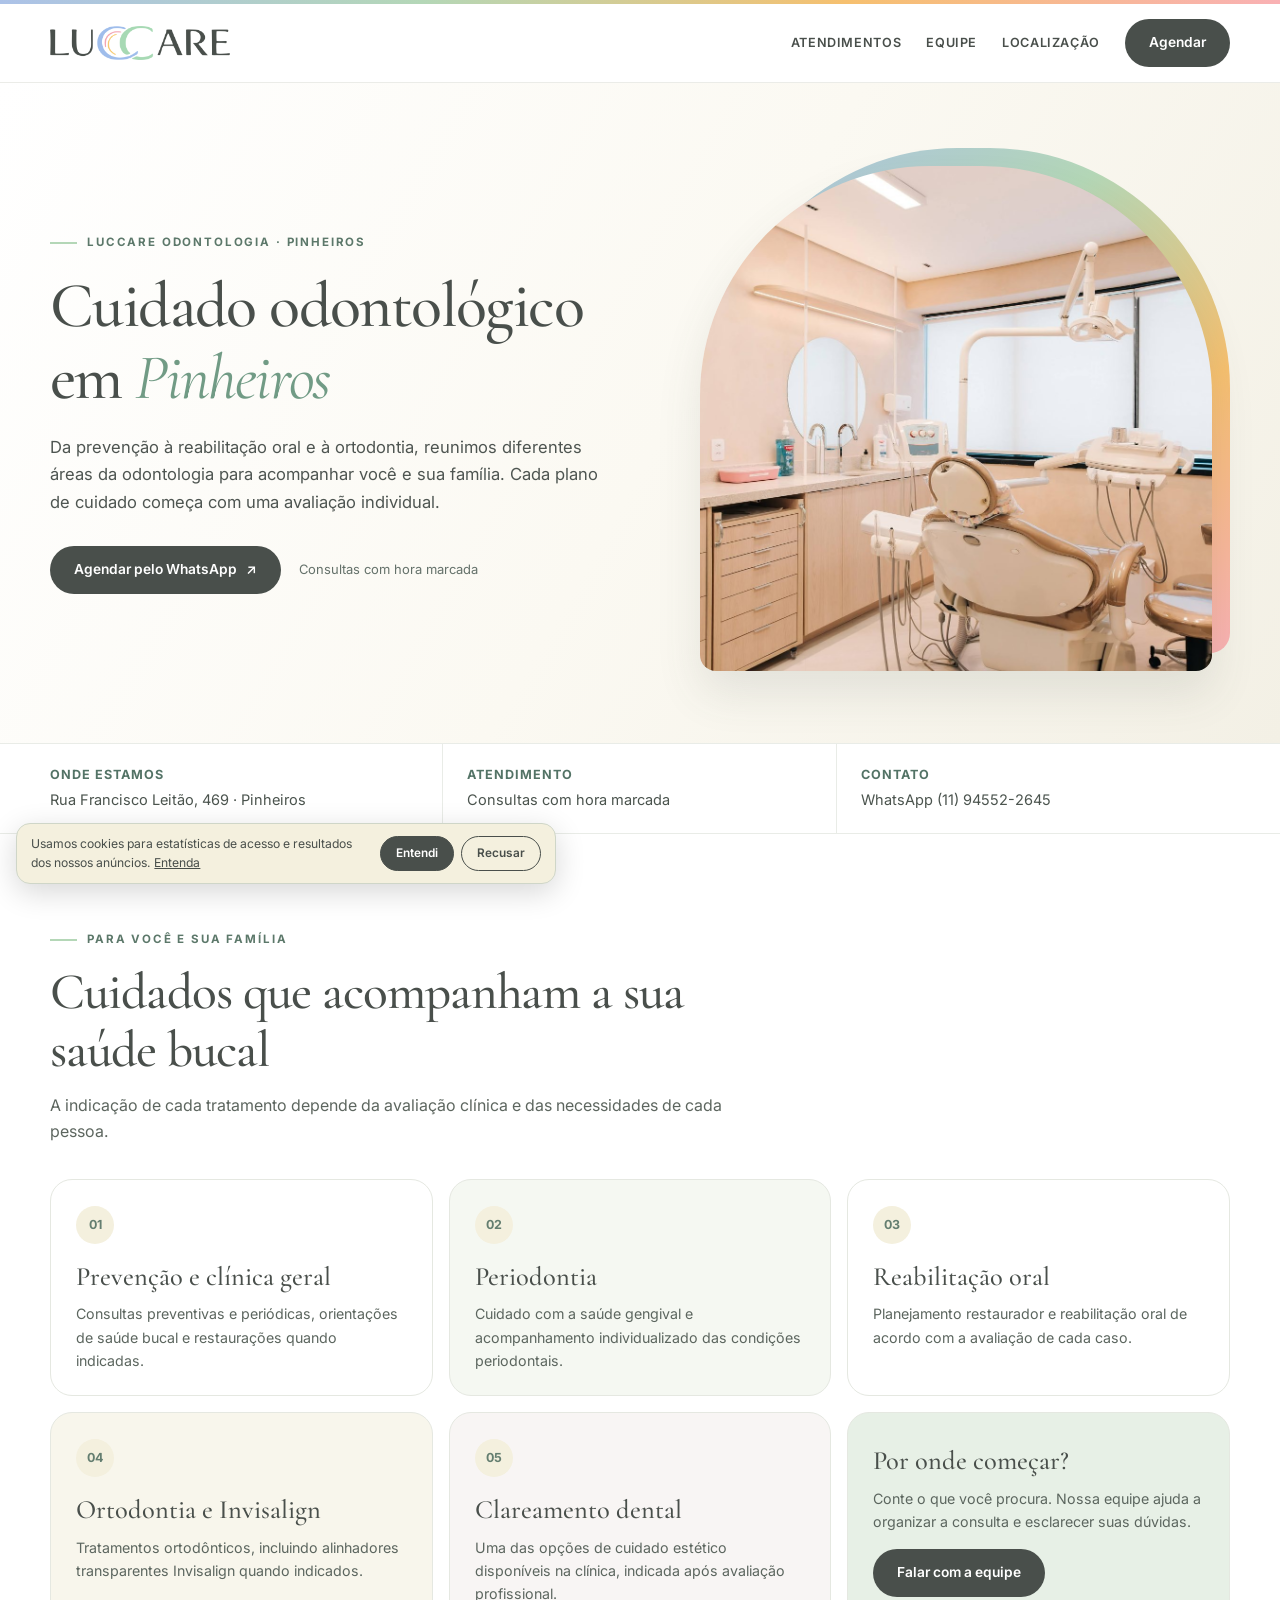
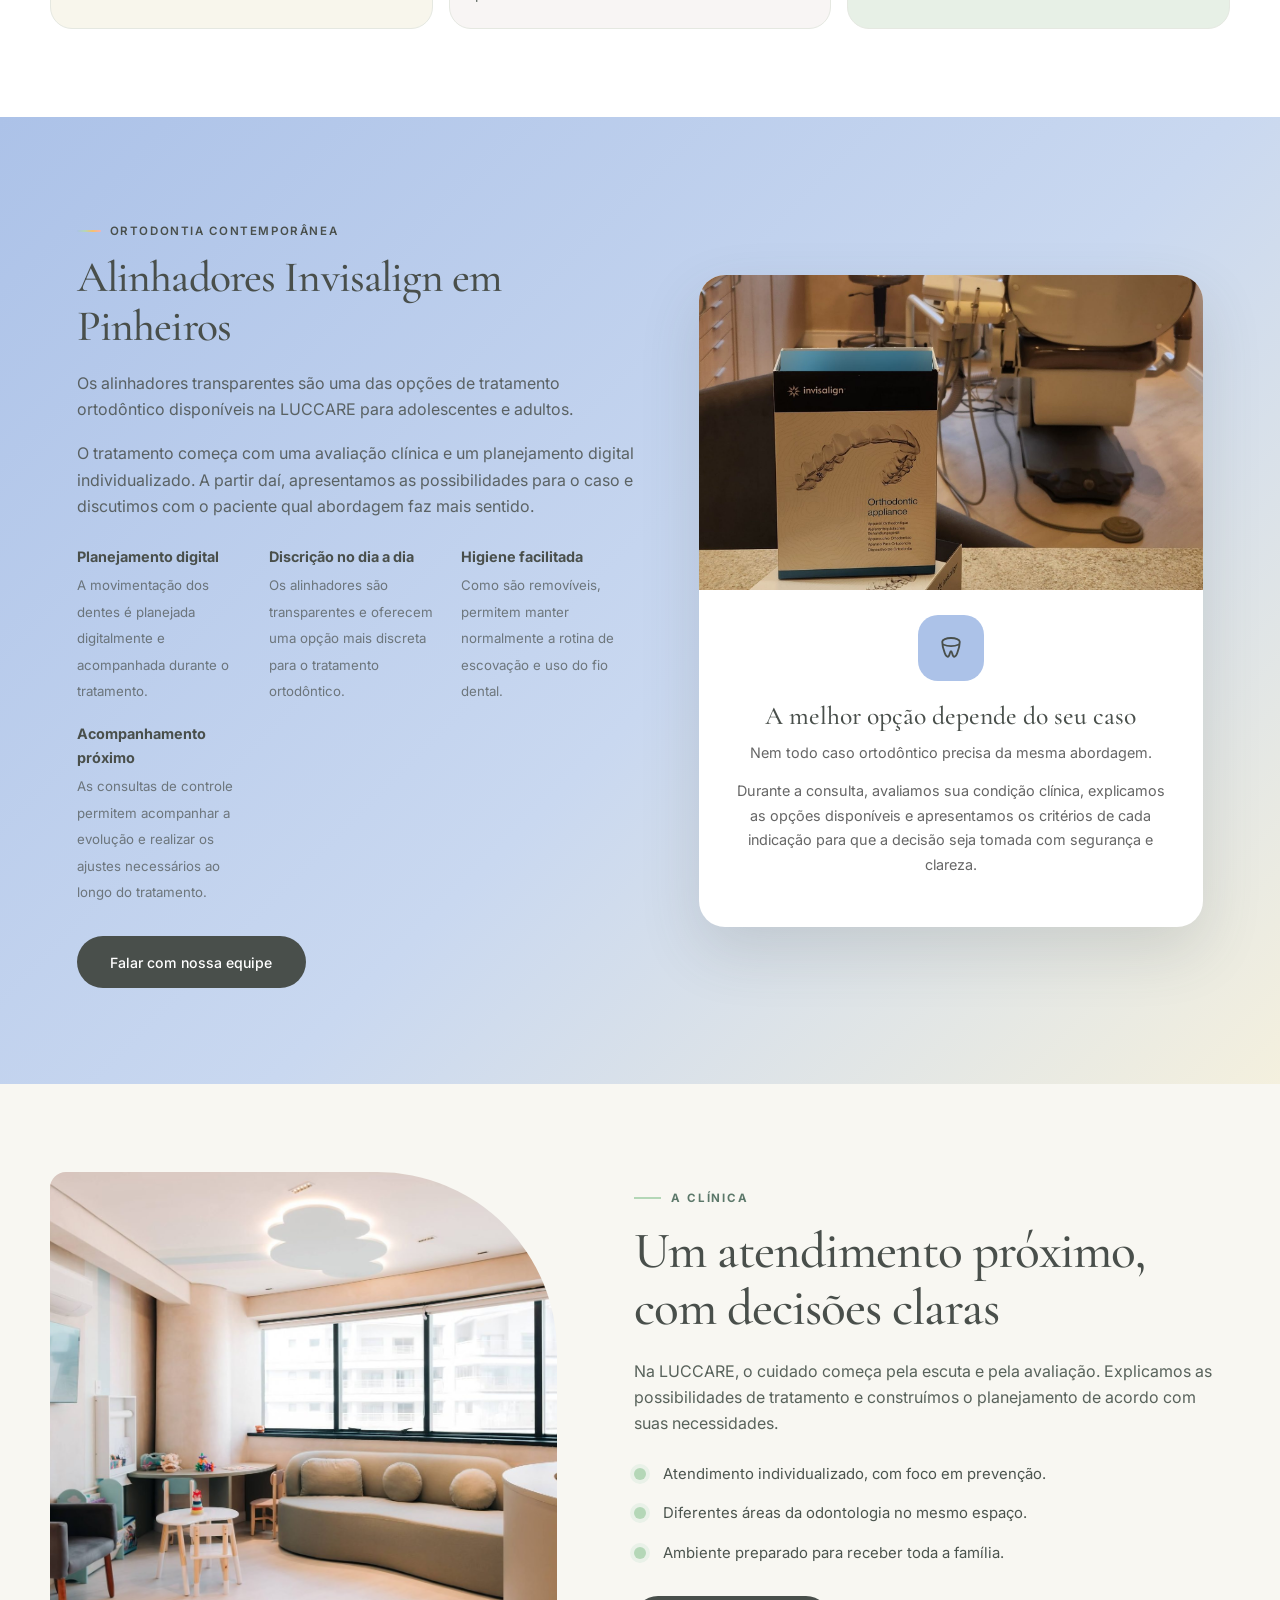
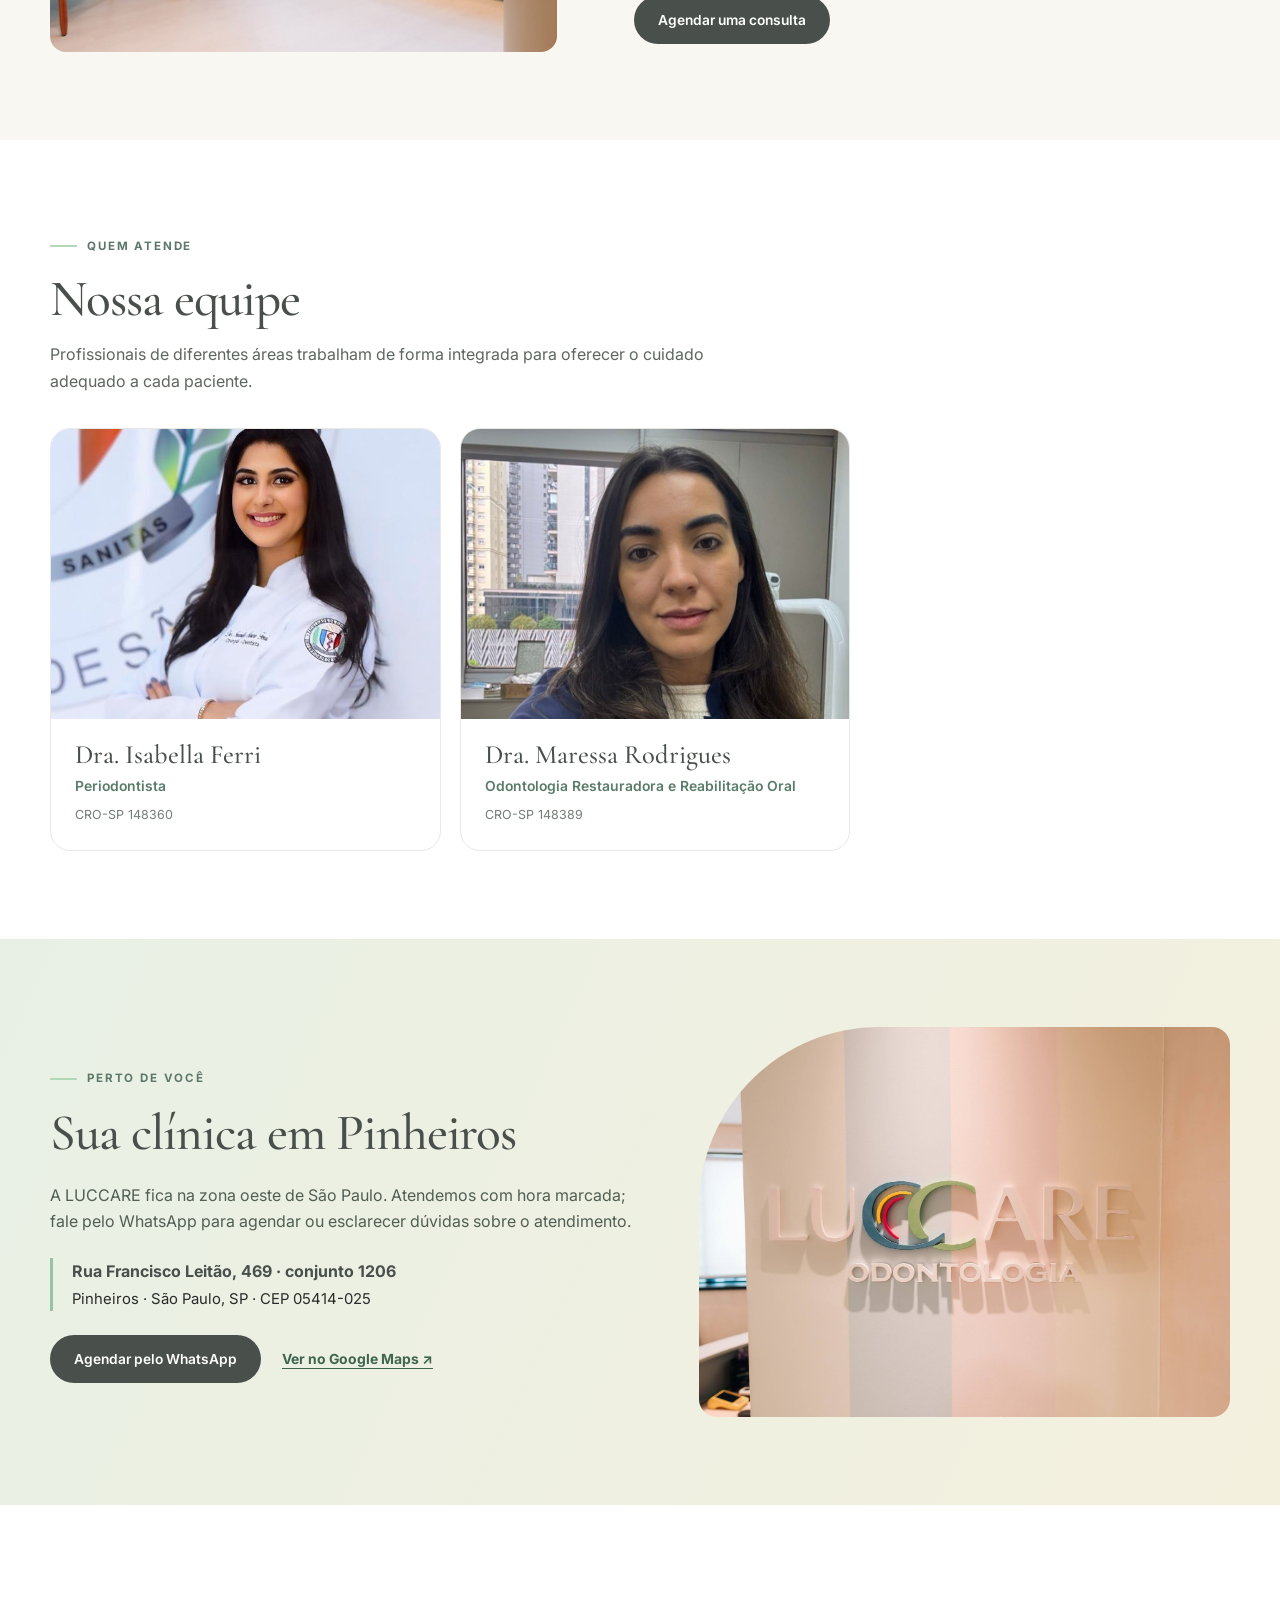
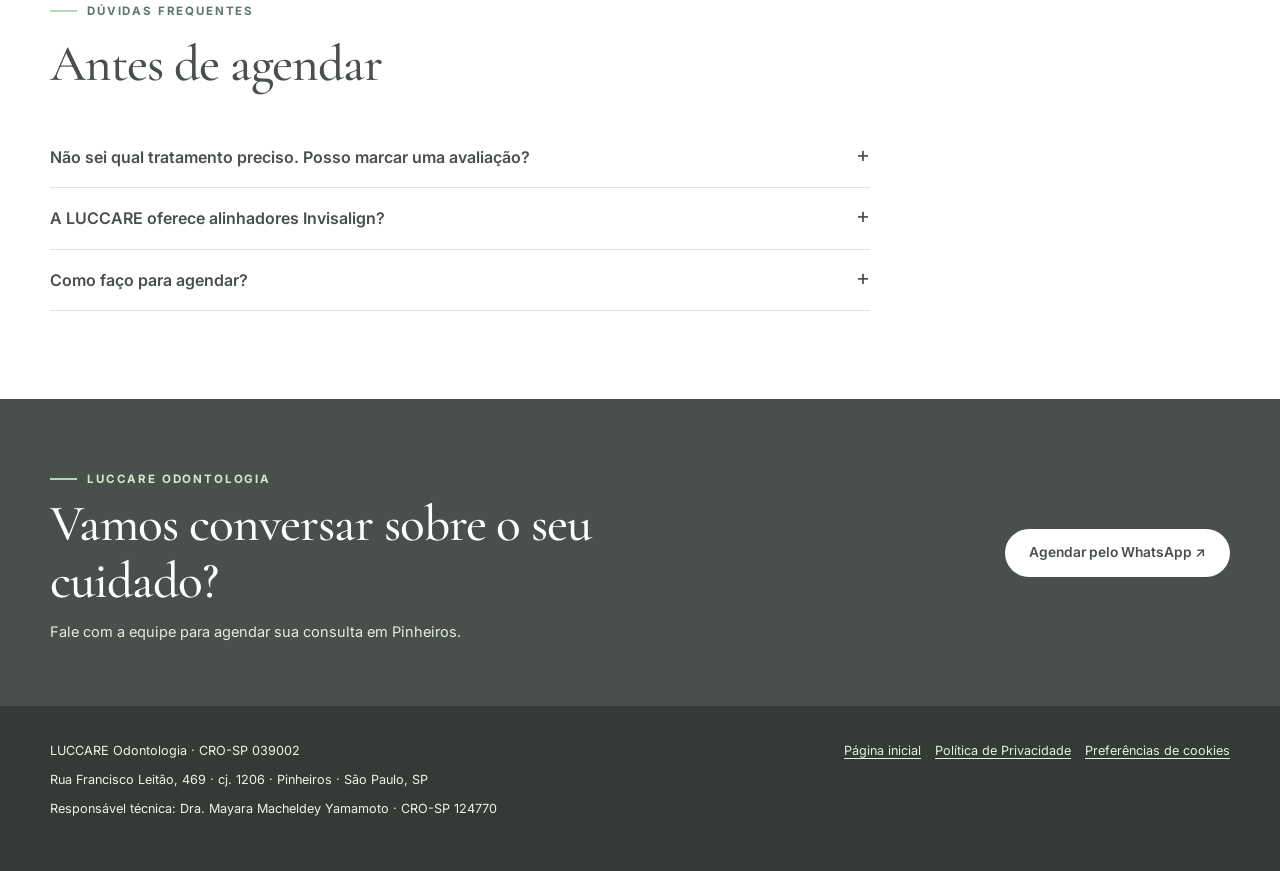
<file: adultos/index.html>
<!DOCTYPE html>
<html lang="pt-BR">
<head>
<meta charset="UTF-8" />
<!-- Google Consent Mode v2 + Google Tag Manager -->
<script>
/* Mesma política do resto do site: o contêiner GTM-T7B4GD3L carrega sempre e,
   desde 02/10/2026, a medição nasce ligada; só "Recusar" desliga. A escolha fica em
   localStorage['luccare_cookies'], que é compartilhado com o site inteiro:
   quem já decidiu lá não vê o aviso aqui, e vice-versa.
   Aqui não há Modo Criança, então o bloqueio do Cantinho não se aplica. */
(function(w,d){
  var CHAVE='luccare_cookies';
  w.dataLayer=w.dataLayer||[];
  function gtag(){w.dataLayer.push(arguments);}
  var esc=null;try{esc=localStorage.getItem(CHAVE);}catch(e){}
  w.__gtmEscolha=esc;
  /* 02/10/2026: medicao ligada por padrao (estatistica e conversao de
     anuncio, base legal: legitimo interesse); so "Recusar" desliga.
     Remarketing (ad_personalization) continua so com "Entendi". */
  var ok=(esc!=='nao'),rmk=(esc==='sim');
  gtag('consent','default',{
    ad_storage:        ok?'granted':'denied',
    ad_user_data:      ok?'granted':'denied',
    ad_personalization:rmk?'granted':'denied',
    analytics_storage: ok?'granted':'denied',
    wait_for_update:500
  });
  gtag('set','ads_data_redaction',!ok);
  w.dataLayer.push({event:'luccare_consentimento',
    consentimento:ok?'aceito':(esc==='nao'?'recusado':'pendente')});
  var NEGADO={ad_storage:'denied',ad_user_data:'denied',
              ad_personalization:'denied',analytics_storage:'denied'};
  var LIBERADO={ad_storage:'granted',ad_user_data:'granted',
                ad_personalization:'granted',analytics_storage:'granted'};
  w.__gtmAceitar=function(){
    try{localStorage.setItem(CHAVE,'sim');}catch(e){}
    w.__gtmEscolha='sim';
    try{gtag('consent','update',LIBERADO);gtag('set','ads_data_redaction',false);
      w.dataLayer.push({event:'luccare_consentimento',consentimento:'aceito'});}catch(e){}
  };
  w.__gtmRecusar=function(){
    try{localStorage.setItem(CHAVE,'nao');}catch(e){}
    w.__gtmEscolha='nao';
    try{gtag('consent','update',NEGADO);gtag('set','ads_data_redaction',true);
      w.dataLayer.push({event:'luccare_consentimento',consentimento:'recusado'});}catch(e){}
  };
  (function(w,d,s,l,i){w[l]=w[l]||[];w[l].push({'gtm.start':
  new Date().getTime(),event:'gtm.js'});var f=d.getElementsByTagName(s)[0],
  j=d.createElement(s),dl=l!='dataLayer'?'&l='+l:'';j.async=true;j.src=
  'https://www.googletagmanager.com/gtm.js?id='+i+dl;f.parentNode.insertBefore(j,f);
  })(w,d,'script','dataLayer','GTM-T7B4GD3L');
})(window,document);
</script>
<!-- End Google Tag Manager -->
<meta name="viewport" content="width=device-width, initial-scale=1.0" />
<meta name="theme-color" content="#f4f0de" />
<title>Dentista em Pinheiros | LUCCARE Odontologia</title>
<meta name="description" content="Cuidado odontológico em Pinheiros, São Paulo. Prevenção, periodontia, reabilitação oral e ortodontia na LUCCARE. Agende pelo WhatsApp." />
<link rel="canonical" href="https://luccareodontologia.com.br/adultos/" />
<link rel="icon" type="image/png" href="../assets/favicon.png" />
<meta property="og:type" content="website" />
<meta property="og:site_name" content="LUCCARE Odontologia" />
<meta property="og:locale" content="pt_BR" />
<meta property="og:url" content="https://luccareodontologia.com.br/adultos/" />
<meta property="og:title" content="Dentista em Pinheiros | LUCCARE Odontologia" />
<meta property="og:description" content="Cuidado odontológico em Pinheiros. Conheça os atendimentos, a equipe e a clínica da LUCCARE." />
<meta property="og:image" content="https://luccareodontologia.com.br/assets/og-luccare.jpg" />
<meta property="og:image:width" content="1200" />
<meta property="og:image:height" content="630" />
<meta name="twitter:card" content="summary_large_image" />
<link rel="preconnect" href="https://fonts.googleapis.com" />
<link rel="preconnect" href="https://fonts.gstatic.com" crossorigin />
<link href="https://fonts.googleapis.com/css2?family=Cormorant+Garamond:ital,wght@0,400;0,500;0,600;1,400&family=Inter:wght@400;500;600;700&display=swap" rel="stylesheet" />
<style>
:root{--dark-gray:#494F4B;--pastel-blue:#acc2e8;--pastel-green:#b4d7b7;--pastel-pink:#f9b1b4;--gold:#f6c06f;--cream:#f4f0de;--warm-gray:#efece6;--charcoal:#2b2b2b;--arco:linear-gradient(90deg,#acc2e8 0%,#b4d7b7 33%,#f6c06f 66%,#f9b1b4 100%)}
*,*::before,*::after{box-sizing:border-box}
html{scroll-behavior:smooth}
body{margin:0;color:var(--charcoal);background:#fff;font-family:'Inter',Arial,sans-serif;line-height:1.65;-webkit-font-smoothing:antialiased}
img{display:block;max-width:100%}
a{color:inherit}
button{font:inherit}
h1,h2,h3,p{margin-top:0}
h1,h2,h3{font-family:'Cormorant Garamond',Georgia,serif;font-weight:500;line-height:1.12}
h1{font-size:clamp(2.7rem,5vw,5rem);letter-spacing:-.025em}
h2{font-size:clamp(2.35rem,4vw,3.7rem);letter-spacing:-.02em}
h3{font-size:1.65rem}
p{font-size:1rem}
:focus-visible{outline:3px solid #2678a5;outline-offset:4px}
.top-line{height:4px;background:var(--arco)}
.shell{width:min(1180px,calc(100% - 48px));margin-inline:auto}
.header{background:#fff;position:relative;z-index:10;border-bottom:1px solid #ebece8}
.header-inner{min-height:78px;display:flex;align-items:center;justify-content:space-between;gap:20px}
.brand{display:inline-flex;align-items:center;flex-shrink:0}
.brand img{width:180px;height:auto}
.nav-links{display:flex;align-items:center;gap:25px}
.nav-links a:not(.button){text-decoration:none;color:var(--dark-gray);font-size:.79rem;font-weight:600;letter-spacing:.05em;text-transform:uppercase}
.nav-links a:not(.button):hover{text-decoration:underline;text-underline-offset:5px}
.button{display:inline-flex;align-items:center;justify-content:center;gap:9px;min-height:48px;padding:12px 24px;border-radius:999px;background:var(--dark-gray);color:#fff;text-decoration:none;font-size:.86rem;font-weight:600;line-height:1.25;text-align:center;transition:background .2s,transform .2s}
.button:hover{background:#3a6a5b;transform:translateY(-2px)}
.button svg{width:19px;height:19px;flex:none;fill:currentColor}
.button-light{background:#fff;color:var(--dark-gray)}
.button-light:hover{background:var(--cream)}
.btn-primary{background:var(--dark-gray);color:#fff;padding:.9rem 2.1rem;border-radius:100px;font-size:.88rem;font-weight:500;text-decoration:none;display:inline-flex;align-items:center;gap:.5rem;transition:background .2s,transform .2s,box-shadow .2s;border:0;cursor:pointer;font-family:inherit}
.btn-primary:hover{background:var(--charcoal);transform:translateY(-2px);box-shadow:0 12px 30px rgba(73,79,75,.25)}
.rotulo{font-size:.72rem;font-weight:600;letter-spacing:.14em;text-transform:uppercase;color:var(--gold);margin-bottom:.8rem;display:inline-flex;align-items:center;gap:.55rem}
.rotulo::before{content:'';width:24px;height:2px;border-radius:2px;background:var(--arco)}
.titulo{color:var(--dark-gray);margin-bottom:1.2rem}
.eyebrow{display:inline-flex;align-items:center;gap:10px;text-transform:uppercase;letter-spacing:.16em;font-size:.72rem;font-weight:700;color:#5c786a}
.eyebrow::before{content:"";height:2px;width:27px;background:var(--pastel-green)}
.hero{overflow:hidden;background:linear-gradient(120deg,#fff 0%,#fbf9f2 52%,#f3f0e5 100%)}
.hero-inner{display:grid;grid-template-columns:minmax(0,1.05fr) minmax(0,.95fr);gap:clamp(32px,5vw,76px);align-items:center;min-height:610px;padding-block:65px 72px}
.hero-copy{max-width:620px}
.hero h1{margin:18px 0 20px;color:var(--dark-gray)}
.hero h1 em{font-weight:400;color:#719b85}
.hero p{max-width:560px;color:#4e5551;font-size:1.04rem}
.hero-cta{display:flex;align-items:center;gap:18px;flex-wrap:wrap;margin-top:30px}
.hero-note{font-size:.81rem;color:#64716a}
.hero-photo{position:relative;padding:18px 18px 0 0}
.hero-photo::before{content:"";position:absolute;inset:0 0 18px 18px;border-radius:240px 240px 20px 20px;background:linear-gradient(145deg,var(--pastel-blue),var(--pastel-green),var(--gold),var(--pastel-pink))}
.hero-photo img{position:relative;width:100%;height:505px;object-fit:cover;object-position:center;border-radius:230px 230px 16px 16px;box-shadow:0 22px 45px rgba(73,79,75,.12)}
.quick-facts{border-top:1px solid #e9ece7;border-bottom:1px solid #e9ece7;background:#fff}
.facts-inner{display:grid;grid-template-columns:repeat(3,1fr)}
.fact{padding:21px 24px;border-right:1px solid #e9ece7;font-size:.91rem;color:#4b544e}
.fact:first-child{padding-left:0}.fact:last-child{border-right:0}
.fact strong{display:block;font-size:.79rem;text-transform:uppercase;letter-spacing:.08em;color:#537366;margin-bottom:2px}
.section{padding-block:88px}
.section-head{max-width:690px;margin-bottom:34px}
.section-head h2{color:var(--dark-gray);margin:15px 0 13px}
.section-head p{color:#5d665f}
.services{background:#fff}
.service-grid{display:grid;grid-template-columns:repeat(3,1fr);gap:16px}
.service-card{border:1px solid #e5e8e1;border-radius:22px;padding:26px 25px 23px;background:#fff;min-height:205px}
.service-card:nth-child(2){background:#f5f8f2}.service-card:nth-child(4){background:#f8f6ec}
.service-card:nth-child(5){background:#f8f5f4}
.service-card .number{display:inline-flex;width:38px;height:38px;align-items:center;justify-content:center;border-radius:50%;background:var(--cream);color:#647e70;font-size:.78rem;font-weight:700;margin-bottom:19px}
.service-card h3{color:var(--dark-gray);margin:0 0 10px}
.service-card p{font-size:.89rem;line-height:1.63;color:#5c665f;margin:0}
.service-card:last-child{display:flex;flex-direction:column;align-items:flex-start;justify-content:center;background:#e7f0e6}
.service-card:last-child .button{margin-top:16px}
#invisalign{background:linear-gradient(135deg,var(--pastel-blue) 0%,#c9d8f0 55%,var(--cream) 100%)}
#invisalign{padding:clamp(4rem,7.5vw,6.8rem) 6vw}
#invisalign h2{font-size:clamp(1.9rem,3.4vw,2.9rem)}
.invis-wrap{display:grid;grid-template-columns:1.05fr .95fr;gap:4rem;align-items:center;max-width:1200px;margin:0 auto}
.invis-txt .rotulo{color:var(--dark-gray)}
.invis-txt p{color:rgba(73,79,75,.85);margin-bottom:1.1rem}
.invis-pontos{display:grid;grid-template-columns:repeat(auto-fit,minmax(170px,1fr));gap:1.2rem;margin:1.6rem 0 2rem}
.invis-ponto strong{display:block;color:var(--dark-gray);font-size:.9rem;margin-bottom:.15rem}
.invis-ponto span{font-size:.83rem;color:rgba(73,79,75,.7);line-height:1.5}
.invis-card{background:#fff;border-radius:26px;padding:0 0 2.2rem;overflow:hidden;box-shadow:0 24px 60px rgba(73,79,75,.16);text-align:center}
.invis-foto{aspect-ratio:16/10;overflow:hidden;background:var(--warm-gray)}
.invis-foto img{width:100%;height:100%;object-fit:cover;display:block}
.invis-card h3,.invis-card p{padding:0 2.2rem}
.invis-card .invis-icon{margin-top:1.6rem}
.invis-card h3{color:var(--dark-gray);font-size:1.6rem;margin-bottom:.6rem}
.invis-card p{color:#666;font-size:.9rem;line-height:1.7}
.invis-icon{width:66px;height:66px;margin:0 auto 1.3rem;border-radius:20px;background:var(--pastel-blue);display:flex;align-items:center;justify-content:center;color:var(--dark-gray)}
@media(max-width:900px){.invis-wrap{grid-template-columns:1fr;gap:2.5rem}}
.approach{background:#f8f7f2}
.approach-inner{display:grid;grid-template-columns:.92fr 1.08fr;gap:clamp(30px,6vw,85px);align-items:center}
.approach-photo img{width:100%;height:480px;object-fit:cover;border-radius:16px 180px 16px 16px}
.approach-text h2{margin:15px 0 20px;color:var(--dark-gray)}
.approach-text p{color:#58625b}
.approach-points{list-style:none;padding:0;margin:25px 0 0;display:grid;gap:15px}
.approach-points li{padding-left:29px;position:relative;color:#4b544e;font-size:.93rem}
.approach-points li::before{content:"";position:absolute;top:.42em;left:0;width:12px;height:12px;border-radius:50%;background:var(--pastel-green);box-shadow:0 0 0 4px #e9f1e8}
.approach-text .button{margin-top:31px}
.team{background:#fff}
.team-grid{display:grid;grid-template-columns:repeat(2,minmax(0,1fr));gap:19px;max-width:800px}
.team-card{border:1px solid #e7e9e5;border-radius:20px;overflow:hidden;background:#fff}
.team-card img{width:100%;height:290px;object-fit:cover;object-position:center 29%}
.team-card:nth-child(2) img{object-position:center 22%}
.team-card:nth-child(3) img{object-position:center 21%}
.team-card .info{padding:22px 24px 25px}
.team-card h3{margin:0 0 4px;color:var(--dark-gray)}
.team-card .role{display:block;color:#597c69;font-size:.87rem;font-weight:600}
.team-card .cro{display:block;color:#737d77;font-size:.78rem;margin-top:7px}
.location{background:linear-gradient(115deg,#e8f0e5,#f4f0de)}
.location-inner{display:grid;grid-template-columns:1.06fr .94fr;gap:50px;align-items:center}
.location h2{color:var(--dark-gray);margin:17px 0 19px}
.location p{color:#515e54}
.address{border-left:3px solid #96c3a1;padding-left:19px;margin:24px 0}
.address strong{display:block;color:var(--dark-gray)}
.address span{font-size:.93rem}
.location-links{display:flex;align-items:center;gap:21px;flex-wrap:wrap}
.text-link{font-size:.87rem;font-weight:700;color:#3f6551;text-underline-offset:4px}
.location-photo img{width:100%;height:390px;object-fit:cover;border-radius:180px 18px 18px 18px}
.faq{background:#fff}
.faq-list{max-width:820px}
.faq-list details{border-bottom:1px solid #dfe6dc;padding:17px 0}
.faq-list summary{cursor:pointer;list-style:none;display:flex;justify-content:space-between;gap:18px;font-weight:600;color:var(--dark-gray)}
.faq-list summary::-webkit-details-marker{display:none}
.faq-list summary::after{content:"+";font-size:1.35rem;font-weight:400;line-height:1}
.faq-list details[open] summary::after{content:"−"}
.faq-list p{max-width:750px;margin:13px 0 0;font-size:.91rem;color:#5c665f}
.final-cta{background:var(--dark-gray);color:#fff;padding:62px 0}
.final-cta-inner{display:flex;justify-content:space-between;align-items:center;gap:30px}
.final-cta h2{max-width:690px;margin:7px 0 0;color:#fff}
.final-cta p{margin:10px 0 0;color:#e4ece5;font-size:.91rem}
.footer{background:#343b37;color:#eef2eb;padding:35px 0 43px;font-size:.79rem}
.footer-inner{display:flex;justify-content:space-between;gap:24px;flex-wrap:wrap}
.footer p{font-size:.79rem;margin:0 0 8px}
.footer a,.footer button{color:#e5eee7;text-underline-offset:3px}
.footer button{padding:0;border:0;background:none;text-decoration:underline;cursor:pointer;font-size:inherit}
.footer .small-links{display:flex;align-items:baseline;gap:14px;flex-wrap:nowrap}
.footer .small-links a,.footer .small-links button{display:inline-flex;align-items:center;line-height:1.65;white-space:nowrap}
.cookie-aviso{display:none;position:fixed;z-index:70;bottom:1rem;left:1rem;max-width:min(540px,calc(100vw - 2rem));padding:.7rem .9rem;border:1px solid #cfd6c8;border-radius:14px;background:var(--cream);box-shadow:0 8px 30px rgba(0,0,0,.16);color:var(--dark-gray);align-items:center;gap:8px 12px;flex-wrap:wrap}
.cookie-aviso.mostra{display:flex}
.cookie-txt{margin:0;flex:1 1 210px;font-size:.76rem;line-height:1.5}
.cookie-btns{display:flex;gap:7px}
.cookie-btns button,.cookie-mais{cursor:pointer}
.cookie-btns button{border:1px solid var(--dark-gray);border-radius:99px;background:transparent;color:var(--dark-gray);font-size:.74rem;font-weight:600;padding:7px 15px}
.cookie-btns button.sim{background:var(--dark-gray);color:#fff}
.cookie-mais{border:0;padding:0;background:none;text-decoration:underline;color:inherit;font-size:inherit}
.cookie-detalhe{display:none;margin:0;flex:1 1 100%;font-size:.74rem;line-height:1.45}
.cookie-detalhe.aberto{display:block}
.mobile-cta{display:none}
@media(max-width:900px){
  .nav-links>a:not(.button){display:none}
  .hero-inner{min-height:0;grid-template-columns:1fr 1fr;gap:25px}
  .hero-photo img{height:390px}
  .service-grid{grid-template-columns:repeat(2,1fr)}
  .approach-inner,.location-inner{gap:30px}
  .approach-photo img{height:400px}
  .footer .small-links{flex-wrap:wrap}
}
@media(max-width:700px){
  .shell{width:min(100% - 36px,510px)}
  .header-inner{min-height:67px}
  .brand img{width:145px}
  .nav-links .button{min-height:42px;padding:9px 14px;font-size:.75rem}
  .hero-inner,.approach-inner,.location-inner{grid-template-columns:1fr}
  .hero-inner{padding-block:48px 48px;gap:34px}
  .hero h1{margin:14px 0 16px;font-size:clamp(2.65rem,11vw,4rem)}
  .hero p{font-size:.96rem}
  .hero-cta{margin-top:24px;gap:12px}
  .hero-photo{width:min(100%,490px);margin-inline:auto}
  .hero-photo img{height:300px;object-position:center 58%;border-radius:160px 160px 16px 16px}
  .hero-photo::before{border-radius:170px 170px 20px 20px}
  .facts-inner{grid-template-columns:1fr}
  .fact,.fact:first-child{padding:14px 0;border-right:0;border-bottom:1px solid #e9ece7}
  .fact:last-child{border-bottom:0}
  .section{padding-block:60px}
  .service-grid{grid-template-columns:1fr;gap:12px}
  .service-card{min-height:0;padding:22px}
  .service-card .number{margin-bottom:11px}
  .approach-photo{order:2}
  .approach-photo img{height:285px;border-radius:15px 120px 15px 15px}
  .team-grid{grid-template-columns:1fr;gap:13px}
  .team-card{display:grid;grid-template-columns:96px 1fr;min-height:120px}
  .team-card img{height:100%;min-height:120px}
  .team-card .info{padding:18px}
  .team-card h3{font-size:1.35rem}
  .location-photo img{height:260px;border-radius:120px 16px 16px 16px}
  .final-cta-inner{display:block}
  .final-cta .button{margin-top:20px}
  .footer{padding-bottom:110px}
  .footer .small-links{flex-direction:column;align-items:flex-start;gap:2px;margin-top:18px}
  .footer .small-links a,.footer .small-links button{min-height:44px;text-align:left}
  .cookie-aviso{left:.7rem;right:.7rem;bottom:calc(79px + env(safe-area-inset-bottom));max-width:none}
  .cookie-txt,.cookie-btns{flex:1 1 100%}
  .cookie-btns button{flex:1}
  .mobile-cta{position:fixed;z-index:60;bottom:0;left:0;right:0;display:block;padding:10px 18px calc(10px + env(safe-area-inset-bottom));background:rgba(255,255,255,.96);border-top:1px solid #e2e8df;box-shadow:0 -3px 20px rgba(20,35,25,.08)}
  .mobile-cta .button{width:100%;min-height:48px}
}
@media(max-width:370px){.brand img{width:120px}.nav-links .button{padding:8px 10px;font-size:.7rem}}
@media(prefers-reduced-motion:reduce){html{scroll-behavior:auto}.button{transition:none}}
</style>
</head>
<body>
<div class="top-line"></div>
<header class="header">
  <div class="shell header-inner">
    <a class="brand" href="../" aria-label="LUCCARE Odontologia — página inicial"><img src="../assets/logo_color.png" width="1200" height="227" alt="LUCCARE Odontologia" /></a>
    <nav class="nav-links" aria-label="Navegação da página">
      <a href="#cuidados">Atendimentos</a>
      <a href="#equipe">Equipe</a>
      <a href="#localizacao">Localização</a>
      <a class="button" data-track="whatsapp" data-location="adultos-nav" href="https://wa.me/5511945522645?text=Ol%C3%A1!%20Gostaria%20de%20agendar%20uma%20consulta%20odontol%C3%B3gica%20na%20LUCCARE." target="_blank" rel="noopener">Agendar</a>
    </nav>
  </div>
</header>
<main>
  <section class="hero" aria-labelledby="titulo">
    <div class="shell hero-inner">
      <div class="hero-copy">
        <span class="eyebrow">LUCCARE Odontologia · Pinheiros</span>
        <h1 id="titulo">Cuidado odontológico em <em>Pinheiros</em></h1>
        <p>Da prevenção à reabilitação oral e à ortodontia, reunimos diferentes áreas da odontologia para acompanhar você e sua família. Cada plano de cuidado começa com uma avaliação individual.</p>
        <div class="hero-cta">
          <a class="button" data-track="whatsapp" data-location="adultos-hero" href="https://wa.me/5511945522645?text=Ol%C3%A1!%20Gostaria%20de%20agendar%20uma%20consulta%20odontol%C3%B3gica%20na%20LUCCARE." target="_blank" rel="noopener">Agendar pelo WhatsApp <span aria-hidden="true">↗</span></a>
          <span class="hero-note">Consultas com hora marcada</span>
        </div>
      </div>
      <div class="hero-photo">
        <img src="../assets/estrutura_8.jpg" width="1600" height="1067" fetchpriority="high" alt="Consultório de atendimento odontológico da LUCCARE em Pinheiros" />
      </div>
    </div>
  </section>
  <div class="quick-facts" aria-label="Informações rápidas">
    <div class="shell facts-inner">
      <div class="fact"><strong>Onde estamos</strong>Rua Francisco Leitão, 469 · Pinheiros</div>
      <div class="fact"><strong>Atendimento</strong>Consultas com hora marcada</div>
      <div class="fact"><strong>Contato</strong>WhatsApp (11) 94552-2645</div>
    </div>
  </div>
  <section class="section services" id="cuidados" aria-labelledby="titulo-cuidados">
    <div class="shell">
      <div class="section-head">
        <span class="eyebrow">Para você e sua família</span>
        <h2 id="titulo-cuidados">Cuidados que acompanham a sua saúde bucal</h2>
        <p>A indicação de cada tratamento depende da avaliação clínica e das necessidades de cada pessoa.</p>
      </div>
      <div class="service-grid">
        <article class="service-card"><span class="number">01</span><h3>Prevenção e clínica geral</h3><p>Consultas preventivas e periódicas, orientações de saúde bucal e restaurações quando indicadas.</p></article>
        <article class="service-card"><span class="number">02</span><h3>Periodontia</h3><p>Cuidado com a saúde gengival e acompanhamento individualizado das condições periodontais.</p></article>
        <article class="service-card"><span class="number">03</span><h3>Reabilitação oral</h3><p>Planejamento restaurador e reabilitação oral de acordo com a avaliação de cada caso.</p></article>
        <article class="service-card"><span class="number">04</span><h3>Ortodontia e Invisalign</h3><p>Tratamentos ortodônticos, incluindo alinhadores transparentes Invisalign quando indicados.</p></article>
        <article class="service-card"><span class="number">05</span><h3>Clareamento dental</h3><p>Uma das opções de cuidado estético disponíveis na clínica, indicada após avaliação profissional.</p></article>
        <article class="service-card"><h3>Por onde começar?</h3><p>Conte o que você procura. Nossa equipe ajuda a organizar a consulta e esclarecer suas dúvidas.</p><a class="button" data-track="whatsapp" data-location="adultos-servicos" href="https://wa.me/5511945522645?text=Ol%C3%A1!%20Gostaria%20de%20agendar%20uma%20consulta%20odontol%C3%B3gica%20na%20LUCCARE." target="_blank" rel="noopener">Falar com a equipe</a></article>
      </div>
    </div>
  </section>
<section id="invisalign">
  <div class="invis-wrap">
    <div class="invis-txt">
      <span class="rotulo">Ortodontia contemporânea</span>
      <h2 class="titulo" style="color:var(--dark-gray)">Alinhadores Invisalign em Pinheiros</h2>
      <p>Os alinhadores transparentes são uma das opções de tratamento ortodôntico disponíveis na LUCCARE para adolescentes e adultos.</p>
      <p>O tratamento começa com uma avaliação clínica e um planejamento digital individualizado. A partir daí, apresentamos as possibilidades para o caso e discutimos com o paciente qual abordagem faz mais sentido.</p>
      <div class="invis-pontos">
        <div class="invis-ponto"><strong>Planejamento digital</strong><span>A movimentação dos dentes é planejada digitalmente e acompanhada durante o tratamento.</span></div>
        <div class="invis-ponto"><strong>Discrição no dia a dia</strong><span>Os alinhadores são transparentes e oferecem uma opção mais discreta para o tratamento ortodôntico.</span></div>
        <div class="invis-ponto"><strong>Higiene facilitada</strong><span>Como são removíveis, permitem manter normalmente a rotina de escovação e uso do fio dental.</span></div>
        <div class="invis-ponto"><strong>Acompanhamento próximo</strong><span>As consultas de controle permitem acompanhar a evolução e realizar os ajustes necessários ao longo do tratamento.</span></div>
      </div>
      <a data-track="whatsapp" data-location="invisalign" href="https://wa.me/5511945522645?text=Ol%C3%A1!%20Gostaria%20de%20saber%20mais%20sobre%20alinhadores%20Invisalign%20na%20LUCCARE." class="btn-primary" target="_blank" rel="noopener">Falar com nossa equipe</a>
    </div>
    <div class="invis-card">
      <div class="invis-foto"><img src="../assets/invisalign.jpg" loading="lazy" alt="Alinhadores Invisalign no consultório da LUCCARE" /></div>
      <div class="invis-icon"><svg width="30" height="30" viewBox="0 0 24 24" fill="none" stroke="currentColor" stroke-width="1.5" stroke-linecap="round" stroke-linejoin="round"><path d="M5 7c0-1.7 3.1-3 7-3s7 1.3 7 3c0 3.6-1 6.4-2 9-.6 1.6-1.5 3-2.4 3-.8 0-1.2-1-1.5-2.2-.3-1.1-.6-2.3-1.1-2.3s-.8 1.2-1.1 2.3C10.6 18 10.2 19 9.4 19c-.9 0-1.8-1.4-2.4-3-1-2.6-2-5.4-2-9z"/><path d="M5.6 9.2c3.9 1.6 8.9 1.6 12.8 0"/></svg></div>
      <h3>A melhor opção depende do seu caso</h3>
      <p>Nem todo caso ortodôntico precisa da mesma abordagem.</p>
      <p style="margin-top:.75rem">Durante a consulta, avaliamos sua condição clínica, explicamos as opções disponíveis e apresentamos os critérios de cada indicação para que a decisão seja tomada com segurança e clareza.</p>
    </div>
  </div>
</section>
  <section class="section approach" aria-labelledby="titulo-abordagem">
    <div class="shell approach-inner">
      <div class="approach-photo"><img src="../assets/estrutura_2.jpg" width="1600" height="1067" loading="lazy" decoding="async" alt="Recepção e sala de espera da LUCCARE Odontologia" /></div>
      <div class="approach-text">
        <span class="eyebrow">A clínica</span>
        <h2 id="titulo-abordagem">Um atendimento próximo, com decisões claras</h2>
        <p>Na LUCCARE, o cuidado começa pela escuta e pela avaliação. Explicamos as possibilidades de tratamento e construímos o planejamento de acordo com suas necessidades.</p>
        <ul class="approach-points">
          <li>Atendimento individualizado, com foco em prevenção.</li>
          <li>Diferentes áreas da odontologia no mesmo espaço.</li>
          <li>Ambiente preparado para receber toda a família.</li>
        </ul>
        <a class="button" data-track="whatsapp" data-location="adultos-clinica" href="https://wa.me/5511945522645?text=Ol%C3%A1!%20Gostaria%20de%20agendar%20uma%20consulta%20odontol%C3%B3gica%20na%20LUCCARE." target="_blank" rel="noopener">Agendar uma consulta</a>
      </div>
    </div>
  </section>
  <section class="section team" id="equipe" aria-labelledby="titulo-equipe">
    <div class="shell">
      <div class="section-head">
        <span class="eyebrow">Quem atende</span>
        <h2 id="titulo-equipe">Nossa equipe</h2>
        <p>Profissionais de diferentes áreas trabalham de forma integrada para oferecer o cuidado adequado a cada paciente.</p>
      </div>
      <div class="team-grid">
        <article class="team-card"><img src="../assets/equipe_isabella.jpg" width="640" height="960" loading="lazy" decoding="async" alt="Dra. Isabella Ferri" /><div class="info"><h3>Dra. Isabella Ferri</h3><span class="role">Periodontista</span><span class="cro">CRO-SP 148360</span></div></article>
        <article class="team-card"><img src="../assets/equipe_maressa.jpg" width="900" height="1350" loading="lazy" decoding="async" alt="Dra. Maressa Rodrigues" /><div class="info"><h3>Dra. Maressa Rodrigues</h3><span class="role">Odontologia Restauradora e Reabilitação Oral</span><span class="cro">CRO-SP 148389</span></div></article>
      </div>
    </div>
  </section>
  <section class="section location" id="localizacao" aria-labelledby="titulo-localizacao">
    <div class="shell location-inner">
      <div>
        <span class="eyebrow">Perto de você</span>
        <h2 id="titulo-localizacao">Sua clínica em Pinheiros</h2>
        <p>A LUCCARE fica na zona oeste de São Paulo. Atendemos com hora marcada; fale pelo WhatsApp para agendar ou esclarecer dúvidas sobre o atendimento.</p>
        <div class="address"><strong>Rua Francisco Leitão, 469 · conjunto 1206</strong><span>Pinheiros · São Paulo, SP · CEP 05414-025</span></div>
        <div class="location-links">
          <a class="button" data-track="whatsapp" data-location="adultos-localizacao" href="https://wa.me/5511945522645?text=Ol%C3%A1!%20Gostaria%20de%20agendar%20uma%20consulta%20odontol%C3%B3gica%20na%20LUCCARE." target="_blank" rel="noopener">Agendar pelo WhatsApp</a>
          <a class="text-link" data-track="maps" data-location="adultos-localizacao" href="https://www.google.com/maps?cid=6810645429241199466" target="_blank" rel="noopener">Ver no Google Maps ↗</a>
        </div>
      </div>
      <div class="location-photo"><img src="../assets/estrutura_1.jpg" width="1600" height="1067" loading="lazy" decoding="async" alt="Identidade LUCCARE na recepção da clínica" /></div>
    </div>
  </section>
  <section class="section faq" aria-labelledby="titulo-duvidas">
    <div class="shell">
      <div class="section-head"><span class="eyebrow">Dúvidas frequentes</span><h2 id="titulo-duvidas">Antes de agendar</h2></div>
      <div class="faq-list">
        <details><summary>Não sei qual tratamento preciso. Posso marcar uma avaliação?</summary><p>Sim. A consulta permite avaliar sua condição clínica, conversar sobre suas necessidades e apresentar as opções adequadas ao seu caso.</p></details>
        <details><summary>A LUCCARE oferece alinhadores Invisalign?</summary><p>Sim. Os alinhadores Invisalign são uma das opções de tratamento ortodôntico disponíveis na LUCCARE. A indicação depende de uma avaliação individual.</p></details>
        <details><summary>Como faço para agendar?</summary><p>Entre em contato com nossa equipe pelo WhatsApp <a data-track="whatsapp" data-location="adultos-faq" href="https://wa.me/5511945522645?text=Ol%C3%A1!%20Gostaria%20de%20agendar%20uma%20consulta%20odontol%C3%B3gica%20na%20LUCCARE." target="_blank" rel="noopener">(11) 94552-2645</a>. As consultas são com hora marcada.</p></details>
      </div>
    </div>
  </section>
  <section class="final-cta" aria-labelledby="titulo-agendar">
    <div class="shell final-cta-inner"><div><span class="eyebrow" style="color:#d3e9d3">LUCCARE Odontologia</span><h2 id="titulo-agendar">Vamos conversar sobre o seu cuidado?</h2><p>Fale com a equipe para agendar sua consulta em Pinheiros.</p></div><a class="button button-light" data-track="whatsapp" data-location="adultos-final" href="https://wa.me/5511945522645?text=Ol%C3%A1!%20Gostaria%20de%20agendar%20uma%20consulta%20odontol%C3%B3gica%20na%20LUCCARE." target="_blank" rel="noopener">Agendar pelo WhatsApp ↗</a></div>
  </section>
</main>
<footer class="footer">
  <div class="shell footer-inner">
    <div><p>LUCCARE Odontologia · CRO-SP 039002</p><p>Rua Francisco Leitão, 469 · cj. 1206 · Pinheiros · São Paulo, SP</p><p>Responsável técnica: Dra. Mayara Macheldey Yamamoto · CRO-SP 124770</p></div>
    <div class="small-links"><a href="../">Página inicial</a><a href="../politica-de-privacidade.html">Política de Privacidade</a><button type="button" id="cookieRever">Preferências de cookies</button></div>
  </div>
</footer>
<div class="cookie-aviso" id="cookieAviso" role="region" aria-label="Aviso sobre cookies">
  <p class="cookie-txt">Usamos cookies para estatísticas de acesso e resultados dos nossos anúncios. <button type="button" class="cookie-mais" id="cookieMais" aria-expanded="false" aria-controls="cookieDetalhe">Entenda</button></p>
  <div class="cookie-btns"><button type="button" class="sim" id="cookieSim">Entendi</button><button type="button" id="cookieNao">Recusar</button></div>
  <p class="cookie-detalhe" id="cookieDetalhe">A escolha vale para o site inteiro. Ao recusar, a medição é desativada. Você pode rever sua preferência no rodapé.</p>
</div>
<div class="mobile-cta"><a class="button" data-track="whatsapp" data-location="adultos-mobile" href="https://wa.me/5511945522645?text=Ol%C3%A1!%20Gostaria%20de%20agendar%20uma%20consulta%20odontol%C3%B3gica%20na%20LUCCARE." target="_blank" rel="noopener">Agendar pelo WhatsApp ↗</a></div>
<script>
(function(){
  var aviso=document.getElementById('cookieAviso'),det=document.getElementById('cookieDetalhe');
  function mostrar(){aviso.classList.add('mostra');}
  function esconder(){aviso.classList.remove('mostra');}
  document.getElementById('cookieSim').addEventListener('click',function(){if(window.__gtmAceitar)window.__gtmAceitar();esconder();});
  document.getElementById('cookieNao').addEventListener('click',function(){if(window.__gtmRecusar)window.__gtmRecusar();esconder();});
  document.getElementById('cookieMais').addEventListener('click',function(){var aberto=det.classList.toggle('aberto');this.setAttribute('aria-expanded',aberto?'true':'false');this.textContent=aberto?'Ocultar':'Entenda';});
  document.getElementById('cookieRever').addEventListener('click',function(){try{localStorage.removeItem('luccare_cookies');}catch(e){}mostrar();document.getElementById('cookieSim').focus();});
  if(!window.__gtmEscolha)setTimeout(mostrar,900);
})();
</script>
<script>
/* Origem Google Ads (02/10/2026): quem chega por um anuncio do Google
   (gclid/gbraid/wbraid ou utm google+cpc) abre o WhatsApp com a frase
   "Encontrei a LUCCARE no Google", para a recepcao saber na hora de onde
   veio o contato. Nada e enviado a lugar nenhum: a marca fica so na aba
   (sessionStorage) e aparece apenas na mensagem que a pessoa decide mandar. */
(function(){
  var K='luccare_origem',q=location.search,ads=false;
  try{
    var u=new URLSearchParams(q);
    ads=!!(u.get('gclid')||u.get('gbraid')||u.get('wbraid')||
      (/google/i.test(u.get('utm_source')||'')&&/cpc|paid|ppc/i.test(u.get('utm_medium')||'')));
    if(ads)sessionStorage.setItem(K,'google-ads');
    else ads=sessionStorage.getItem(K)==='google-ads';
  }catch(e){}
  if(!ads)return;
  var BASE='Olá! Encontrei a LUCCARE no Google e gostaria de agendar uma consulta.';
  function frase(t){
    if(!t)return BASE;
    var m=t.match(/^Olá!\s*Gostaria de (.*)$/i);
    if(!m)return 'Olá! Encontrei a LUCCARE no Google. '+t.replace(/^Olá!\s*/i,'');
    return 'Olá! Encontrei a LUCCARE no Google e gostaria de '+m[1].replace(/\s+na LUCCARE\.$/,'.');
  }
  function marcar(){
    var links=document.querySelectorAll('a[href*="wa.me/"]');
    for(var i=0;i<links.length;i++){
      var a=links[i];if(a.dataset.origem)continue;
      try{
        var url=new URL(a.href);
        url.searchParams.set('text',frase(url.searchParams.get('text')));
        a.href=url.toString().replace(/\+/g,'%20');a.dataset.origem='google-ads';
      }catch(e){}
    }
  }
  if(document.readyState==='loading')document.addEventListener('DOMContentLoaded',marcar);else marcar();
})();
</script>
</body>
</html>
</file>
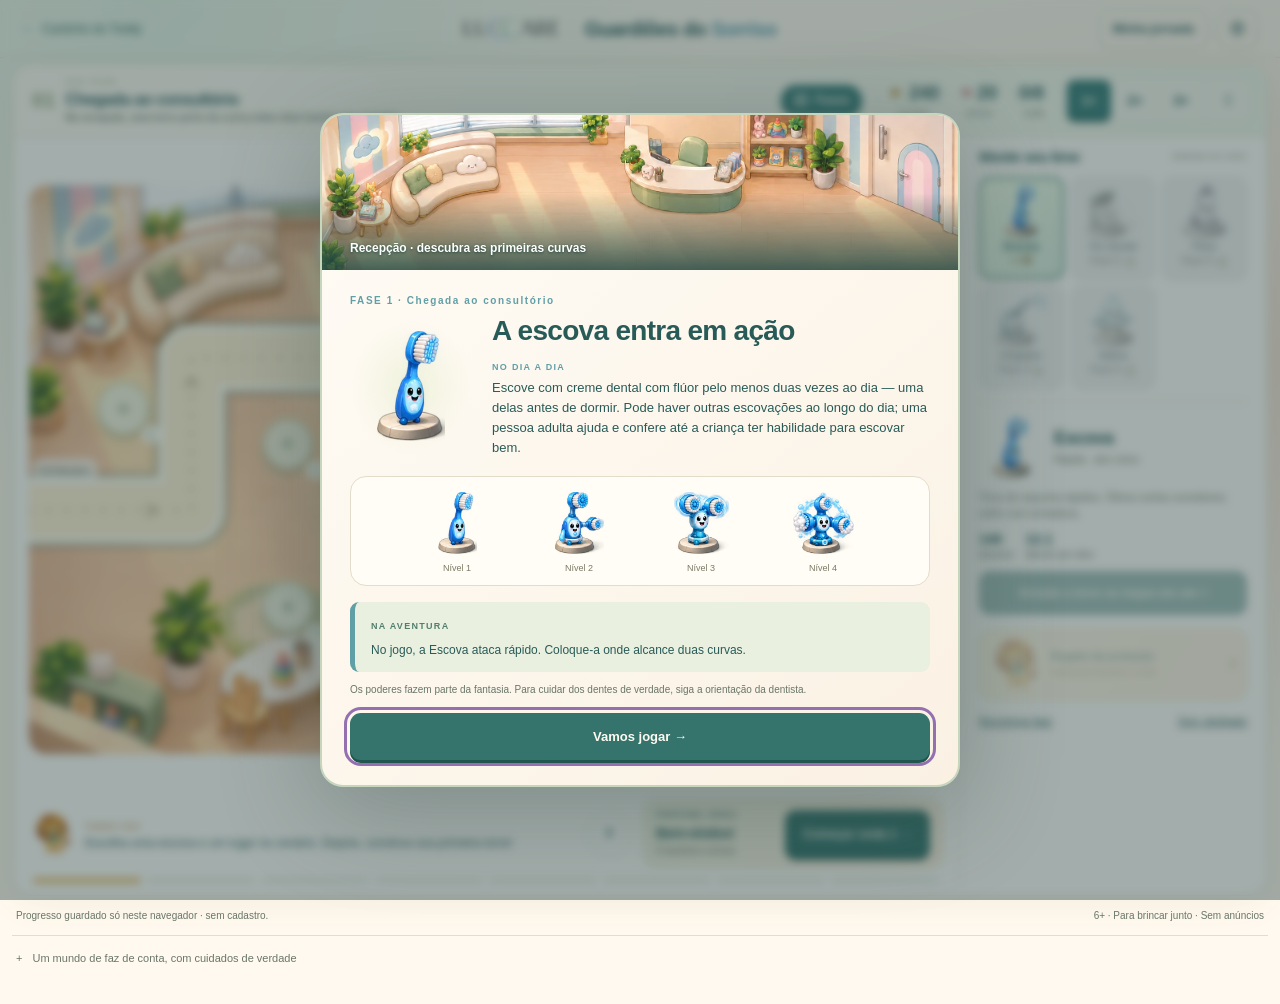
<file: aventura/index.html>
<!doctype html>
<html lang="pt-BR"><head><meta charset="utf-8"><meta name="viewport" content="width=device-width,initial-scale=1,viewport-fit=cover"><meta name="theme-color" content="#244e43"><meta name="robots" content="noindex"><meta name="mobile-web-app-capable" content="yes"><meta name="apple-mobile-web-app-capable" content="yes"><title>Guardiões do Sorriso · LUCCARE</title><meta name="description" content="Uma aventura de estratégia no pequeno mundo do Toddy. Monte seu time, evolua suas torres e proteja o sorriso."><link rel="icon" type="image/png" href="../assets/favicon.png"><link rel="stylesheet" href="style.css"><link rel="stylesheet" href="art-style.css"><link rel="stylesheet" href="layout.css">
<script defer src="assets.js"></script><script defer src="balance.js"></script><script defer src="clock.js"></script><script defer src="combat.js"></script><script defer src="engine.js"></script><script defer src="scene-art.js"></script><script defer src="juice.js"></script><script defer src="renderer.js"></script><script defer src="persistence.js"></script><script defer src="audio.js"></script><script defer src="tutor.js"></script><script defer src="game.js"></script></head>
<body>
<header class="site-header"><a href="../index.html#brincar" class="back">← <span>Cantinho do Toddy</span></a><div class="brand"><img src="../assets/logo_color.png" alt="LUCCARE" width="112"><h1>Guardiões do <em>Sorriso</em></h1></div><div class="header-actions"><button id="fullscreen" class="quiet fs-btn" hidden aria-label="Jogar em tela cheia"><svg class="fs-ico" viewBox="0 0 24 24" width="18" height="18" aria-hidden="true"><path d="M4 9V4h5M15 4h5v5M20 15v5h-5M9 20H4v-5" fill="none" stroke="currentColor" stroke-width="2.2" stroke-linecap="round" stroke-linejoin="round"/></svg><span>Tela cheia</span></button><button id="progressOpen" class="quiet">Minha jornada</button><button id="settingsOpen" class="icon-btn" aria-label="Abrir ajustes">⚙</button></div></header>
<main>
<p id="artLoading" class="art-loading" role="status">Preparando o pequeno mundo do Toddy…</p>
<section class="arena" aria-label="Jogo de defesa do sorriso">
<div class="hud">
 <a class="mini mini-back" href="../index.html#brincar" aria-label="Voltar ao Cantinho do Toddy">←</a>
 <button class="map-title" id="stagesOpen" aria-haspopup="dialog" aria-label="Trocar de fase"><span id="mapNumber">01</span><span class="map-copy"><span class="eyebrow">SUA FASE <span id="modeBadge" class="mode-badge" hidden>MODO DIFÍCIL</span></span><strong id="mapTitle">Chegada ao consultório</strong><span id="mapRule" class="map-rule"></span></span><span class="stage-chip"><svg class="chip-ico" viewBox="0 0 24 24" width="16" height="16" aria-hidden="true"><path d="M9 4 3.5 6v14L9 18l6 2 5.5-2V4L15 6 9 4Zm0 0v14m6-12v14" fill="none" stroke="currentColor" stroke-width="2" stroke-linejoin="round"/></svg><span>Fases</span></span></button>
 <div class="counters"><div class="money"><span aria-hidden="true">✦</span><b id="cash">240</b><small>moedas</small></div><div class="lives"><span aria-hidden="true">♥</span><b id="lives">20</b><small>sorriso</small></div><div class="wave-count"><b id="waveCount">0/8</b><small>onda</small></div></div>
 <div class="speed" role="group" aria-label="Velocidade do jogo"><button data-speed="1" aria-pressed="true">1×</button><button data-speed="2" aria-pressed="false">2×</button><button data-speed="3" aria-pressed="false">3×</button><button id="pause" aria-label="Pausar jogo">Ⅱ</button></div>
 <button class="mini mini-guide" data-open-guide aria-label="Como jogar">?</button><button class="mini mini-fs" data-fullscreen hidden aria-label="Tela cheia"><svg class="fs-ico" viewBox="0 0 24 24" width="18" height="18" aria-hidden="true"><path d="M4 9V4h5M15 4h5v5M20 15v5h-5M9 20H4v-5" fill="none" stroke="currentColor" stroke-width="2.2" stroke-linecap="round" stroke-linejoin="round"/></svg></button><button class="mini mini-settings" data-open-settings aria-label="Abrir ajustes">⚙</button>
</div>
<div class="game-layout"><div class="battle-column">
<div class="field-wrap"><div class="battlefield" id="field"><canvas id="battle" width="900" height="560" role="img" aria-label="Cenário de defesa com dez lugares para torres. Use os botões de posição para montar seu time."></canvas><div id="pads" aria-label="Posições das torres"></div><div id="bossBanner" class="boss-banner" hidden><img id="bossArt" alt="" width="48" height="48"><strong id="bossName"></strong><span>Use o fio para atravessar a capa.</span></div><div id="pausedOverlay" class="paused-overlay" hidden><img data-art="toddy" alt="" width="70" height="70"><h2>A aventura pode esperar.</h2><p>Seu time está fazendo uma pausa.</p><button id="resume" class="primary">Continuar →</button></div></div></div>
<div id="rotateHint" class="rotate-hint" hidden><span class="rotate-phone" aria-hidden="true"></span><p><strong>Vire o celular</strong> para o campo ficar bem maior.</p><button id="rotateFs" class="primary" data-fullscreen>Tela cheia</button></div>
<div id="quickShop" class="quick-shop" aria-label="Torres para arrastar até o cenário"><p>ARRASTE UMA TORRE ATÉ UM + <span>ou toque para escolher</span></p><div id="quickShopButtons" class="shop"></div></div>
<div class="play-row">
 <div class="coach"><img data-art="toddy" alt="Toddy" width="50" height="50"><div><span class="coach-name">TODDY DIZ</span><p id="message" role="status">Escolha uma escova e um lugar no cenário. Depois, construa sua primeira torre!</p></div><button id="roarQuick" class="mobile-roar" aria-label="Usar rugido do Toddy"><img data-art="toddy" alt="" width="34" height="34"><b>Rugir</b><span>Pronto</span></button><button id="guideOpen" class="icon-btn" aria-label="Como jogar">?</button></div>
 <div class="wave-strip"><div><p class="eyebrow" id="waveLabel">PRÓXIMA ONDA</p><h3 id="waveTitle">Primeiros passos</h3><p id="wavePreview"></p></div><button id="start" class="primary">Começar onda 1 →</button></div>
</div>
<div id="waveProgress" class="wave-progress" aria-label="Progresso das ondas"></div>
</div>
<aside class="command" aria-label="Torres e melhorias"><div class="section-label"><h3>Monte seu time</h3><span>MOEDAS DO JOGO</span></div><div id="shop" class="shop"></div>
<section id="selection" class="selection" aria-live="polite"><div id="selectionContent"></div></section>
<button id="roar" class="hero-button"><img data-art="toddy" alt="" width="47" height="47"><span><strong>Rugido da proteção</strong><small id="roarStatus">Toddy ajuda a desacelerar a turma</small></span><span class="hero-key">R</span></button>
<div class="command-foot"><button id="restart" class="text-btn">Recomeçar fase</button><button id="sound" class="text-btn" aria-pressed="false">Som: desligado</button></div>
</aside></div>
</section>
<footer><span id="saveStatus">Progresso guardado só neste navegador.</span><span>6+ · Para brincar junto · Sem anúncios</span></footer>
<details class="real-life"><summary>Um mundo de faz de conta, com cuidados de verdade</summary><p>Os poderes, as moedas e os personagens são parte do jogo. Eles não representam procedimentos ou resultados de tratamentos. No dia a dia, cada cuidado tem seu papel e a orientação vem da dentista. Os jogos não substituem a ajuda de um adulto na higiene.</p></details>
</main>
<dialog id="stages" aria-labelledby="stagesTitle"><button class="close" data-close="stages" aria-label="Fechar fases">×</button><p class="eyebrow">AS AVENTURAS DO TODDY</p><h2 id="stagesTitle">Explore o mundo do Toddy</h2><p class="journey-line"><span id="campaignCount"></span></p><nav id="chapters" class="chapters" aria-label="Fases da campanha"></nav><p class="small">Cada fase abre ao vencer a anterior e fica liberada para sempre neste aparelho. Ao repetir uma fase já vencida, todas as torres que você conquistou ficam disponíveis.</p><p id="hardHint" class="small hard-hint" hidden>✦ Você venceu todas as fases: o modo difícil está nos ajustes ⚙.</p></dialog>
<dialog id="result"><button class="close" data-close="result" aria-label="Fechar resultado">×</button><img id="resultScene" class="result-scene" alt=""><img data-art="toddy" class="result-toddy" alt="Toddy comemorando" width="100" height="100"><p class="eyebrow" id="resultLabel"></p><h2 id="resultTitle"></h2><div id="resultStars" class="stars"></div><p id="resultText"></p><p id="resultAwards" class="award-note"></p><div id="resultStats" class="result-stats"></div><button id="next" class="primary"></button><button id="replay" class="text-btn">Jogar esta fase de novo</button></dialog>
<dialog id="settings"><button class="close" data-close="settings" aria-label="Fechar ajustes">×</button><p class="eyebrow">DO SEU JEITO</p><h2>Ajustes da aventura</h2><label class="setting"><span>Efeitos sonoros</span><input type="checkbox" id="audioEnabled"></label><label class="setting"><span>Volume</span><input type="range" id="volume" min="0" max="1" step=".05" aria-label="Volume dos efeitos"></label><label id="hardSetting" class="setting hard-setting" hidden><span>Modo difícil<small>Todas as torres, visitantes mais rápidos e fortes, menos moedas e estrelas próprias.</small></span><input type="checkbox" id="hardMode"></label><p class="small">O som começa apenas quando você o ativa. A velocidade escolhida fica guardada; a primeira onda de aprendizado começa em 1×.</p><hr><h3>Onde estamos brincando?</h3><button id="homeMode" class="choice"><strong>Meu aparelho</strong><span>Guardar recordes, fases e melhorias da partida neste navegador.</span></button><button id="sharedMode" class="choice"><strong>Aparelho compartilhado</strong><span>Começar uma visita nova; reiniciar após 35 minutos sem interação.</span></button><p class="small">Ao recarregar, você volta à preparação da última onda salva. Nada é enviado à clínica.</p><div class="settings-links"><button id="settingsGuide" class="quiet">Como jogar</button><button id="settingsRestart" class="quiet">Recomeçar esta fase</button><button id="settingsProgress" class="quiet">Minha jornada</button><a class="quiet" href="../index.html#brincar">← Cantinho do Toddy</a></div><button id="resetSave" class="text-btn danger">Apagar meu progresso</button></dialog>
<dialog id="progress"><button class="close" data-close="progress" aria-label="Fechar jornada">×</button><p class="eyebrow">MINHA JORNADA</p><h2>Uma jornada de conquistas.</h2><p id="progressSummary" class="collection-total"></p><p class="small">Desafios opcionais: Sorriso intacto = vencer com 20 pontos; Time completo = vencer com pelo menos 4 tipos de torre. Sem prazo, sem perder conquistas.</p><div id="progressCards" class="progress-cards"></div><p class="small">Suas estrelas e recordes ficam neste navegador. As moedas pertencem a cada partida; começar outra fase inicia uma nova defesa.</p></dialog>
<dialog id="guide"><button class="close" data-close="guide" aria-label="Fechar guia">×</button><p class="eyebrow">VAMOS JUNTOS</p><div class="guide-welcome"><img data-art="toddy" alt="Toddy" width="88" height="88"><h2>Um bom time faz a diferença.</h2></div><ol class="guide-steps"><li>Arraste uma torre até um <b>+</b>, ou toque na torre e em uma posição para confirmar a construção. O círculo mostra o alcance.</li><li>Comece a onda. Seu time ataca sozinho; cada inimigo vencido rende moedas.</li><li>Toque em uma torre construída para melhorar, especializar ou vender. A partir da fase da boca, uma torre especializada pode receber Brilho mestre.</li><li>Prepare seu time olhando quem vem na próxima onda. Use o rugido do Toddy quando a trilha encher.</li><li>Jogue em 1×, 2× ou 3×. A estratégia e o dano são os mesmos. Você pode pausar a qualquer hora.</li></ol><h3>Conheça a turma</h3><div id="enemyGuide" class="enemy-guide"></div><p class="small">Teclado: Tab e Enter para navegar; P pausa, R chama o Toddy, 1 / 2 / 3 mudam a velocidade. As estrelas dependem do sorriso que resta ao vencer.</p></dialog>
<dialog id="confirm"><p class="eyebrow">UMA NOVA TENTATIVA</p><h2 id="confirmTitle">Recomeçar esta fase?</h2><p>A defesa atual será substituída. Seus recordes e fases desbloqueadas continuam guardados.</p><div class="confirm-actions"><button id="confirmCancel" class="quiet">Continuar minha partida</button><button id="confirmYes" class="primary">Começar de novo</button></div></dialog>
<dialog id="lesson" aria-labelledby="lessonTitle"><div class="lesson-landscape"><img id="lessonScene" alt=""><span id="lessonRegion"></span></div><p class="eyebrow" id="lessonStage"></p><div class="lesson-hero"><img id="lessonArt" alt="" width="88" height="88"><div><h2 id="lessonTitle"></h2><span class="care-label">NO DIA A DIA</span><p id="lessonFact"></p></div></div><div id="lessonEvolution" class="lesson-evolution" aria-label="Evolução visual da torre"></div><div class="lesson-tip"><strong>NA AVENTURA</strong><p id="lessonTip"></p></div><p class="small">Os poderes fazem parte da fantasia. Para cuidar dos dentes de verdade, siga a orientação da dentista.</p><button id="lessonClose" class="primary">Vamos jogar →</button></dialog>
<noscript>Ative o JavaScript no navegador para jogar Guardiões do Sorriso.</noscript>
</body></html>
</file>
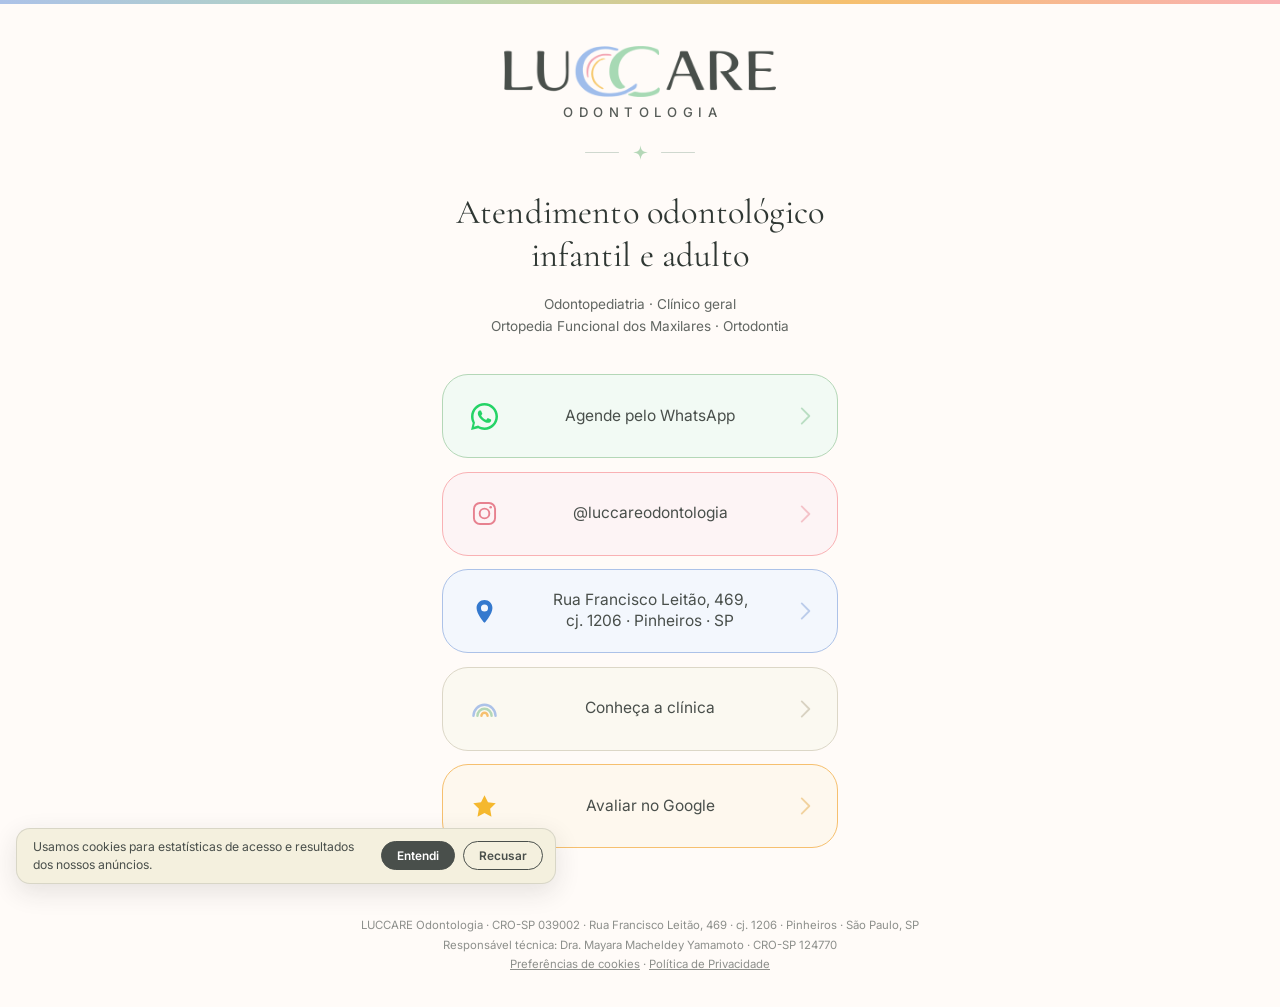
<file: cartao/index.html>
<!DOCTYPE html>
<html lang="pt-BR">
<head>
<meta charset="UTF-8" />
<!-- Google Consent Mode v2 + Google Tag Manager -->
<script>
/* Mesma política do resto do site: o contêiner GTM-T7B4GD3L carrega sempre e,
   desde 02/10/2026, a medição nasce ligada; só "Recusar" desliga. A escolha fica em
   localStorage['luccare_cookies'], que é compartilhado com o site inteiro:
   quem já decidiu lá não vê o aviso aqui, e vice-versa.
   Aqui não há Modo Criança, então o bloqueio do Cantinho não se aplica. */
(function(w,d){
  var CHAVE='luccare_cookies';
  w.dataLayer=w.dataLayer||[];
  function gtag(){w.dataLayer.push(arguments);}
  var esc=null;try{esc=localStorage.getItem(CHAVE);}catch(e){}
  w.__gtmEscolha=esc;
  /* 02/10/2026: medicao ligada por padrao (estatistica e conversao de
     anuncio, base legal: legitimo interesse); so "Recusar" desliga.
     Remarketing (ad_personalization) continua so com "Entendi". */
  var ok=(esc!=='nao'),rmk=(esc==='sim');
  gtag('consent','default',{
    ad_storage:        ok?'granted':'denied',
    ad_user_data:      ok?'granted':'denied',
    ad_personalization:rmk?'granted':'denied',
    analytics_storage: ok?'granted':'denied',
    wait_for_update:500
  });
  gtag('set','ads_data_redaction',!ok);
  w.dataLayer.push({event:'luccare_consentimento',
    consentimento:ok?'aceito':(esc==='nao'?'recusado':'pendente')});
  var NEGADO={ad_storage:'denied',ad_user_data:'denied',
              ad_personalization:'denied',analytics_storage:'denied'};
  var LIBERADO={ad_storage:'granted',ad_user_data:'granted',
                ad_personalization:'granted',analytics_storage:'granted'};
  w.__gtmAceitar=function(){
    try{localStorage.setItem(CHAVE,'sim');}catch(e){}
    w.__gtmEscolha='sim';
    try{gtag('consent','update',LIBERADO);gtag('set','ads_data_redaction',false);
      w.dataLayer.push({event:'luccare_consentimento',consentimento:'aceito'});}catch(e){}
  };
  w.__gtmRecusar=function(){
    try{localStorage.setItem(CHAVE,'nao');}catch(e){}
    w.__gtmEscolha='nao';
    try{gtag('consent','update',NEGADO);gtag('set','ads_data_redaction',true);
      w.dataLayer.push({event:'luccare_consentimento',consentimento:'recusado'});}catch(e){}
  };
  (function(w,d,s,l,i){w[l]=w[l]||[];w[l].push({'gtm.start':
  new Date().getTime(),event:'gtm.js'});var f=d.getElementsByTagName(s)[0],
  j=d.createElement(s),dl=l!='dataLayer'?'&l='+l:'';j.async=true;j.src=
  'https://www.googletagmanager.com/gtm.js?id='+i+dl;f.parentNode.insertBefore(j,f);
  })(w,d,'script','dataLayer','GTM-T7B4GD3L');
})(window,document);
</script>
<!-- End Google Tag Manager -->
<meta name="viewport" content="width=device-width, initial-scale=1.0" />
<title>Cartão virtual | LUCCARE Odontologia</title>
<meta name="description" content="Atendimento odontológico infantil e adulto em Pinheiros. Agende pelo WhatsApp, siga no Instagram ou veja como chegar à LUCCARE Odontologia." />
<link rel="canonical" href="https://luccareodontologia.com.br/cartao/" />
<link rel="icon" type="image/png" href="../assets/favicon.png" />
<meta property="og:type" content="website" />
<meta property="og:site_name" content="LUCCARE Odontologia" />
<meta property="og:locale" content="pt_BR" />
<meta property="og:url" content="https://luccareodontologia.com.br/cartao/" />
<meta property="og:title" content="LUCCARE Odontologia | Atendimento odontológico infantil e adulto" />
<meta property="og:description" content="Odontopediatria, clínico geral, Ortopedia Funcional dos Maxilares e Ortodontia em Pinheiros, São Paulo." />
<meta property="og:image" content="https://luccareodontologia.com.br/assets/og-luccare.jpg" />
<meta property="og:image:width" content="1200" />
<meta property="og:image:height" content="630" />
<meta name="twitter:card" content="summary_large_image" />
<meta name="twitter:title" content="LUCCARE Odontologia | Atendimento odontológico infantil e adulto" />
<meta name="twitter:description" content="Odontopediatria, clínico geral, Ortopedia Funcional dos Maxilares e Ortodontia em Pinheiros, São Paulo." />
<meta name="twitter:image" content="https://luccareodontologia.com.br/assets/og-luccare.jpg" />
<link rel="preconnect" href="https://fonts.googleapis.com" />
<link rel="preconnect" href="https://fonts.gstatic.com" crossorigin />
<link href="https://fonts.googleapis.com/css2?family=Cormorant+Garamond:wght@300;400;500&family=Inter:wght@300;400;500;600&display=swap" rel="stylesheet" />
<style>
:root{
  --dark-gray:#494F4B;--pastel-blue:#acc2e8;--pastel-green:#b4d7b7;
  --pastel-pink:#f9b1b4;--gold:#f6c06f;--cream:#f4f0de;
  --arco:linear-gradient(90deg,#acc2e8 0%,#b4d7b7 33%,#f6c06f 66%,#f9b1b4 100%);
  /* fundo medido no cartão do Canva */
  --fundo:#FFFBF8;
}
*{box-sizing:border-box}
html,body{margin:0;padding:0}
body{background:var(--fundo);color:var(--dark-gray);
  font-family:'Inter',system-ui,-apple-system,sans-serif;
  -webkit-font-smoothing:antialiased;text-rendering:optimizeLegibility;
  min-height:100vh;display:flex;flex-direction:column}

/* a faixa do arco-íris é a assinatura do site — é ela que costura os dois */
.faixa{height:4px;background:var(--arco);flex:0 0 auto}

.cartao{flex:1 1 auto;width:100%;max-width:440px;margin:0 auto;
  padding:2.6rem 1.4rem 2rem;text-align:center}

.logo{width:min(272px,78%);height:auto;display:block;margin:0 auto}
/* "ODONTOLOGIA" em caixa alta espaçada, como no cartão do Canva.
   O logo_color.png é só o wordmark; a linha de baixo vem por CSS. */
.marca-sub{display:block;margin:.42rem auto 0;font-size:.82rem;font-weight:500;
  letter-spacing:.42em;text-indent:.42em;text-transform:uppercase;
  color:var(--dark-gray);opacity:.92}

/* divisor —  ✦  — do cartão original */
.divisor{display:flex;align-items:center;justify-content:center;gap:.8rem;
  margin:1.5rem 0 1.9rem}
.divisor i{display:block;width:34px;height:1.5px;background:#cfd8cf;border-radius:2px}
.divisor svg{width:17px;height:17px;fill:var(--pastel-green)}

h1{font-family:'Cormorant Garamond',serif;font-weight:400;
  font-size:clamp(1.72rem,7.2vw,2.15rem);line-height:1.24;
  margin:0 0 1.05rem;color:#2f3733;letter-spacing:.005em}
.especialidades{font-size:.85rem;line-height:1.62;margin:0 0 2.3rem;
  color:var(--dark-gray);opacity:.86;font-weight:400}

/* ── os botões ────────────────────────────────────────────────── */
.links{display:flex;flex-direction:column;gap:.85rem}
.link{display:grid;grid-template-columns:46px 1fr 26px;align-items:center;
  gap:.2rem;min-height:84px;padding:.9rem 1.15rem;border-radius:26px;
  border:1.5px solid;text-decoration:none;color:var(--dark-gray);
  transition:transform .18s ease,box-shadow .22s ease}
.link:hover{transform:translateY(-2px);box-shadow:0 8px 22px rgba(43,43,43,.09)}
.link:active{transform:translateY(0)}
.link:focus-visible{outline:2px solid var(--dark-gray);outline-offset:3px}
.link .ic{display:flex;align-items:center;justify-content:center}
.link .ic svg{width:27px;height:27px;display:block}
.link .rot{font-size:.97rem;line-height:1.35;font-weight:400;
  padding:0 .3rem;word-break:break-word}
.link .seta{width:26px;height:26px;opacity:.55}
.link .seta svg{width:100%;height:100%;fill:none;stroke-width:1.7;
  stroke-linecap:round;stroke-linejoin:round}

.link.zap  {border-color:var(--pastel-green);background:#F2FAF4}
.link.insta{border-color:var(--pastel-pink); background:#FDF4F5}
.link.mapa {border-color:var(--pastel-blue); background:#F3F7FD}
.link.site {border-color:#dcd7c7;           background:#FBF9F1}
.link.star {border-color:var(--gold);        background:#FEF8EE}

.link.zap   .seta svg{stroke:#8CC79A}
.link.insta .seta svg{stroke:#EE9BA5}
.link.mapa  .seta svg{stroke:#8FAADC}
.link.site  .seta svg{stroke:#BDB49C}
.link.star  .seta svg{stroke:#E8B45E}

/* ── rodapé ───────────────────────────────────────────────────── */
.rodape{flex:0 0 auto;text-align:center;padding:2.2rem 1.4rem 2rem;
  font-size:.71rem;line-height:1.75;color:var(--dark-gray);opacity:.62}
.rodape a,.rodape button{color:inherit;font-family:inherit;font-size:inherit;
  background:none;border:0;padding:0;text-decoration:underline;cursor:pointer}
.rodape a:hover,.rodape button:hover{opacity:1}

/* ── aviso de cookies, igual ao do site ───────────────────────── */
.cookie-aviso{display:none;position:fixed;bottom:1rem;left:1rem;z-index:245;
  max-width:min(540px,calc(100vw - 2rem));background:var(--cream);
  border:1px solid rgba(73,79,75,.16);border-radius:14px;
  padding:.6rem .75rem .6rem 1rem;box-shadow:0 8px 26px rgba(43,43,43,.12);
  color:var(--dark-gray);align-items:center;gap:.45rem .8rem;flex-wrap:wrap;
  animation:cookieEntra .45s ease both}
.cookie-aviso.mostra{display:flex}
@keyframes cookieEntra{from{opacity:0;transform:translateY(12px)}to{opacity:1;transform:none}}
.cookie-txt{margin:0;font-size:.76rem;line-height:1.45;flex:1 1 200px;text-align:left}
.cookie-btns{display:flex;gap:.45rem;flex:0 0 auto}
.cookie-btns button{font-family:inherit;font-size:.74rem;font-weight:600;
  padding:.4rem .95rem;border-radius:999px;cursor:pointer;white-space:nowrap;
  border:1px solid var(--dark-gray);background:transparent;color:var(--dark-gray);
  transition:background .2s,color .2s,opacity .2s}
.cookie-btns button.sim{background:var(--dark-gray);color:#fff}
.cookie-btns button:hover{background:var(--dark-gray);color:#fff}
.cookie-btns button.sim:hover{opacity:.85}
.cookie-btns button:focus-visible{outline:2px solid var(--dark-gray);outline-offset:2px}
@media(max-width:620px){
  .cookie-aviso{left:.7rem;right:.7rem;bottom:.7rem;max-width:none;padding:.7rem .85rem}
  .cookie-txt,.cookie-btns{flex:1 1 100%}
  .cookie-btns button{flex:1 1 0}
}
@media(prefers-reduced-motion:reduce){
  .cookie-aviso{animation:none}
  .link{transition:none}
  .link:hover{transform:none}
}
@media(max-width:360px){
  .link{grid-template-columns:40px 1fr 20px;min-height:76px;border-radius:22px}
  .link .rot{font-size:.9rem}
}
</style>
</head>
<body>
<div class="faixa"></div>

<main class="cartao">
  <img class="logo" src="../assets/logo_color.png" alt="LUCCARE Odontologia" width="1200" height="227" />
  <span class="marca-sub">Odontologia</span>

  <div class="divisor" aria-hidden="true">
    <i></i>
    <svg viewBox="0 0 24 24"><path d="M12 1.6c.5 3.9 1.3 6.3 2.7 7.7 1.4 1.4 3.8 2.2 7.7 2.7-3.9.5-6.3 1.3-7.7 2.7-1.4 1.4-2.2 3.8-2.7 7.7-.5-3.9-1.3-6.3-2.7-7.7-1.4-1.4-3.8-2.2-7.7-2.7 3.9-.5 6.3-1.3 7.7-2.7C10.7 7.9 11.5 5.5 12 1.6z"/></svg>
    <i></i>
  </div>

  <h1>Atendimento odontológico<br />infantil e adulto</h1>
  <p class="especialidades">Odontopediatria · Clínico geral<br />Ortopedia Funcional dos Maxilares · Ortodontia</p>

  <nav class="links" aria-label="Contatos da LUCCARE">

    <a class="link zap" data-track="whatsapp" data-location="cartao"
       href="https://wa.me/5511945522645?text=Ol%C3%A1!%20Gostaria%20de%20agendar%20uma%20consulta%20na%20LUCCARE."
       target="_blank" rel="noopener">
      <span class="ic"><svg viewBox="0 0 24 24" fill="#25D366" aria-hidden="true"><path d="M12 0C5.373 0 0 5.373 0 12c0 2.123.554 4.116 1.524 5.849L.057 23.996l6.305-1.654A11.954 11.954 0 0012 24c6.627 0 12-5.373 12-12S18.627 0 12 0zm0 21.75c-1.94 0-3.75-.53-5.303-1.45l-.38-.226-3.74.981.999-3.648-.247-.388A9.7 9.7 0 012.25 12c0-5.376 4.374-9.75 9.75-9.75S21.75 6.624 21.75 12 17.376 21.75 12 21.75zm5.34-7.3c-.293-.147-1.73-.854-1.998-.951-.268-.098-.463-.147-.658.146-.195.293-.755.951-.926 1.147-.17.195-.341.22-.634.073-.293-.146-1.236-.455-2.354-1.452-.87-.776-1.458-1.735-1.629-2.028-.17-.293-.018-.451.128-.597.132-.131.293-.341.44-.512.146-.17.195-.293.293-.488.098-.195.049-.366-.024-.512-.073-.147-.658-1.586-.902-2.171-.237-.57-.479-.493-.658-.502l-.56-.01c-.195 0-.512.073-.78.366-.268.293-1.024 1-1.024 2.439s1.048 2.829 1.194 3.024c.146.195 2.063 3.15 4.999 4.417.699.302 1.244.482 1.669.617.701.223 1.339.192 1.844.116.562-.084 1.73-.707 1.974-1.39.244-.683.244-1.269.171-1.39-.073-.122-.268-.195-.561-.342z"/></svg></span>
      <span class="rot">Agende pelo WhatsApp</span>
      <span class="seta" aria-hidden="true"><svg viewBox="0 0 24 24"><path d="M9 5l7 7-7 7"/></svg></span>
    </a>

    <a class="link insta" data-track="instagram" data-location="cartao"
       href="https://www.instagram.com/luccareodontologia/" target="_blank" rel="noopener">
      <span class="ic"><svg viewBox="0 0 24 24" fill="none" stroke="#E7818F" stroke-width="1.7" aria-hidden="true"><rect x="2.6" y="2.6" width="18.8" height="18.8" rx="5.4"/><circle cx="12" cy="12" r="4.3"/><circle cx="17.5" cy="6.5" r="1.15" fill="#E7818F" stroke="none"/></svg></span>
      <span class="rot">@luccareodontologia</span>
      <span class="seta" aria-hidden="true"><svg viewBox="0 0 24 24"><path d="M9 5l7 7-7 7"/></svg></span>
    </a>

    <a class="link mapa" data-track="maps" data-location="cartao"
       href="https://www.google.com/maps?cid=6810645429241199466"
       target="_blank" rel="noopener">
      <span class="ic"><svg viewBox="0 0 24 24" fill="#3479CE" aria-hidden="true"><path d="M12 1.8c-3.9 0-7.05 3.15-7.05 7.05 0 5.2 6.28 12.5 6.55 12.81a.66.66 0 001 0c.27-.31 6.55-7.61 6.55-12.81 0-3.9-3.15-7.05-7.05-7.05zm0 10.2a3.15 3.15 0 110-6.3 3.15 3.15 0 010 6.3z"/></svg></span>
      <span class="rot">Rua Francisco Leitão, 469,<br />cj. 1206 · Pinheiros · SP</span>
      <span class="seta" aria-hidden="true"><svg viewBox="0 0 24 24"><path d="M9 5l7 7-7 7"/></svg></span>
    </a>

    <a class="link site" data-track="site" data-location="cartao"
       href="https://luccareodontologia.com.br/">
      <span class="ic"><svg viewBox="0 0 44 30" fill="none" stroke-linecap="round" aria-hidden="true">
        <path d="M4 27a18 18 0 0136 0" stroke="#acc2e8" stroke-width="4"/>
        <path d="M10.5 27a11.5 11.5 0 0123 0" stroke="#b4d7b7" stroke-width="4"/>
        <path d="M17 27a5 5 0 0110 0" stroke="#f6c06f" stroke-width="4"/>
      </svg></span>
      <span class="rot">Conheça a clínica</span>
      <span class="seta" aria-hidden="true"><svg viewBox="0 0 24 24"><path d="M9 5l7 7-7 7"/></svg></span>
    </a>

    <a class="link star" data-track="maps" data-location="cartao-avaliar"
       href="https://g.page/r/CWo7D_3uRYReEBM/review" target="_blank" rel="noopener">
      <span class="ic"><svg viewBox="0 0 24 24" fill="#F5B82E" aria-hidden="true"><path d="M12 1.9l3.1 6.3 6.9 1-5 4.9 1.2 6.9-6.2-3.3-6.2 3.3 1.2-6.9-5-4.9 6.9-1z"/></svg></span>
      <span class="rot">Avaliar no Google</span>
      <span class="seta" aria-hidden="true"><svg viewBox="0 0 24 24"><path d="M9 5l7 7-7 7"/></svg></span>
    </a>

  </nav>
</main>

<footer class="rodape">
  LUCCARE Odontologia · CRO-SP 039002 · Rua Francisco Leitão, 469 · cj. 1206 · Pinheiros · São Paulo, SP<br />
  Responsável técnica: Dra. Mayara Macheldey Yamamoto · CRO-SP 124770<br />
  <button type="button" id="cookieRever">Preferências de cookies</button> ·
  <a href="../politica-de-privacidade.html">Política de Privacidade</a>
</footer>

<div class="cookie-aviso" id="cookieAviso" role="region" aria-label="Aviso sobre cookies">
  <p class="cookie-txt">Usamos cookies para estatísticas de acesso e resultados dos nossos anúncios.</p>
  <div class="cookie-btns">
    <button type="button" class="sim" id="cookieSim">Entendi</button>
    <button type="button" id="cookieNao">Recusar</button>
  </div>
</div>

<script>
(function(){
  var aviso=document.getElementById('cookieAviso');
  function mostrar(){aviso.classList.add('mostra');}
  function esconder(){aviso.classList.remove('mostra');}
  document.getElementById('cookieSim').addEventListener('click',function(){
    if(window.__gtmAceitar)window.__gtmAceitar();esconder();});
  document.getElementById('cookieNao').addEventListener('click',function(){
    if(window.__gtmRecusar)window.__gtmRecusar();esconder();});
  document.getElementById('cookieRever').addEventListener('click',function(){
    try{localStorage.removeItem('luccare_cookies');}catch(e){}
    mostrar();document.getElementById('cookieSim').focus();});
  /* a escolha é a mesma do site inteiro: quem já decidiu lá não vê nada aqui */
  if(!window.__gtmEscolha)setTimeout(mostrar,900);
})();
</script>

</body>
</html>
</file>
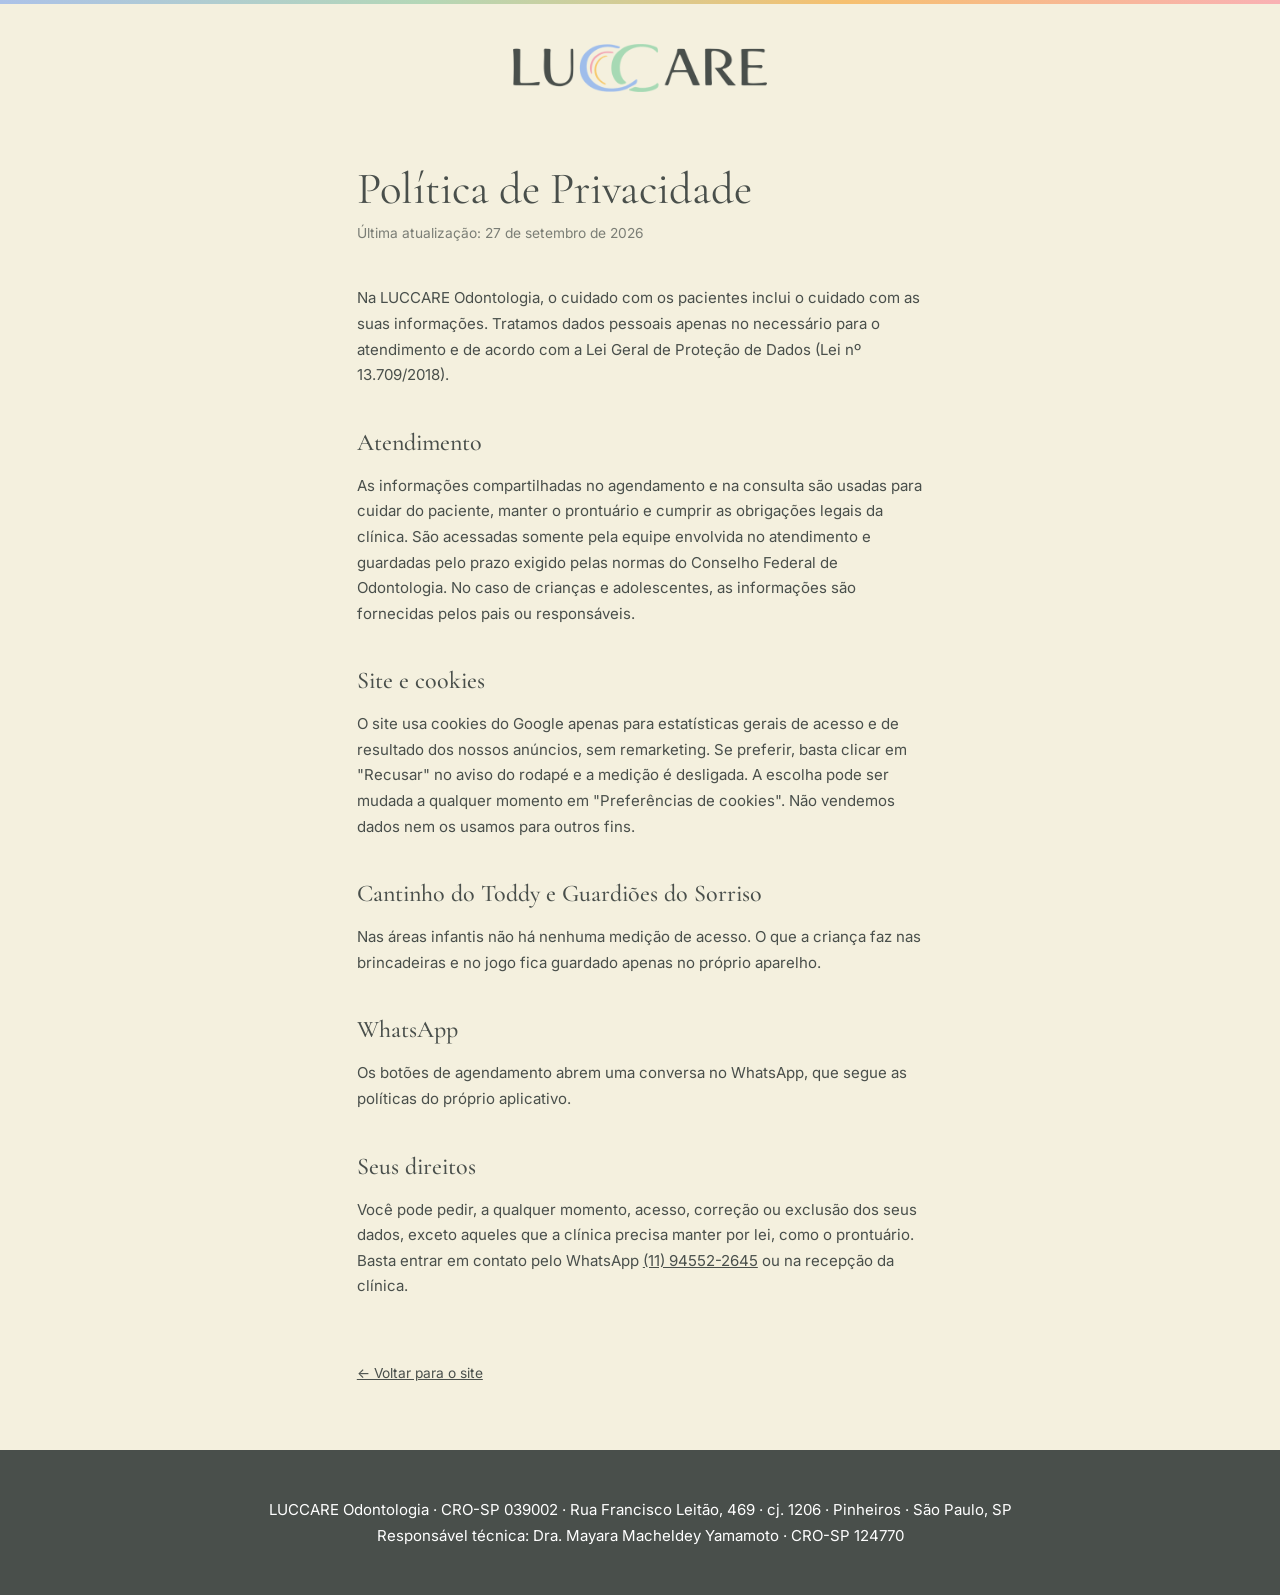
<file: politica-de-privacidade.html>
<!DOCTYPE html>
<html lang="pt-BR">
<head>
<meta charset="UTF-8" />
<meta name="viewport" content="width=device-width, initial-scale=1.0" />
<title>Política de Privacidade | LUCCARE Odontologia</title>
<meta name="description" content="Como a LUCCARE Odontologia trata dados pessoais no site: cookies, medição de acesso e o Cantinho do Toddy." />
<link rel="canonical" href="https://luccareodontologia.com.br/politica-de-privacidade.html" />
<link rel="icon" type="image/png" href="assets/favicon.png" />
<link rel="preconnect" href="https://fonts.googleapis.com" />
<link rel="preconnect" href="https://fonts.gstatic.com" crossorigin />
<link href="https://fonts.googleapis.com/css2?family=Cormorant+Garamond:wght@300;400;500;600&family=Inter:wght@300;400;500;600;700&display=swap" rel="stylesheet" />
<style>
:root{
  --dark-gray:#494F4B;--cream:#f4f0de;--warm-gray:#efece6;--charcoal:#2b2b2b;
  --arco:linear-gradient(90deg,#acc2e8 0%,#b4d7b7 33%,#f6c06f 66%,#f9b1b4 100%);
}
*{box-sizing:border-box}
body{margin:0;background:var(--cream);color:var(--dark-gray);
  font-family:'Inter',system-ui,sans-serif;font-size:1rem;line-height:1.7;
  -webkit-font-smoothing:antialiased}
.faixa{height:4px;background:var(--arco)}
header{padding:2.5rem 6vw 1rem;text-align:center}
header img{height:48px;width:auto}
main{max-width:720px;margin:0 auto;padding:1.5rem 6vw 4rem}
h1{font-family:'Cormorant Garamond',serif;font-weight:400;font-size:clamp(2rem,5vw,2.8rem);
  line-height:1.15;margin:1.5rem 0 .4rem}
.sub{font-size:.86rem;opacity:.7;margin:0 0 2.5rem}
h2{font-family:'Cormorant Garamond',serif;font-weight:500;font-size:1.5rem;
  margin:2.5rem 0 .6rem;line-height:1.25}
p,li{font-size:.94rem}
ul{padding-left:1.15rem}
li{margin-bottom:.4rem}
a{color:var(--dark-gray)}
.pendente{background:#fff;border:1px dashed rgba(73,79,75,.35);border-radius:12px;
  padding:1rem 1.15rem;margin:1rem 0;font-size:.88rem}
.pendente strong{display:block;margin-bottom:.35rem;font-size:.78rem;
  letter-spacing:.08em;text-transform:uppercase;opacity:.65}
.voltar{display:inline-block;margin-top:3rem;font-size:.86rem}
footer{background:var(--dark-gray);color:#fff;text-align:center;
  padding:2rem 6vw;font-size:.8rem;line-height:1.7}
footer a{color:#fff}
</style>
</head>
<body>
<div class="faixa"></div>

<header>
  <a href="index.html"><img src="assets/logo_color.png" alt="LUCCARE Odontologia" /></a>
</header>

<main>
  <h1>Política de Privacidade</h1>
  <p class="sub">Última atualização: 27 de setembro de 2026</p>

  <p>Na LUCCARE Odontologia, o cuidado com os pacientes inclui o cuidado com as suas
  informações. Tratamos dados pessoais apenas no necessário para o atendimento e de acordo
  com a Lei Geral de Proteção de Dados (Lei nº 13.709/2018).</p>

  <h2>Atendimento</h2>
  <p>As informações compartilhadas no agendamento e na consulta são usadas para cuidar do
  paciente, manter o prontuário e cumprir as obrigações legais da clínica. São acessadas
  somente pela equipe envolvida no atendimento e guardadas pelo prazo exigido pelas normas
  do Conselho Federal de Odontologia. No caso de crianças e adolescentes, as informações são
  fornecidas pelos pais ou responsáveis.</p>

  <h2>Site e cookies</h2>
  <p>O site usa cookies do Google apenas para estatísticas gerais de acesso e de resultado
  dos nossos anúncios, sem remarketing. Se preferir, basta clicar em "Recusar" no aviso do
  rodapé e a medição é desligada. A escolha pode ser mudada a qualquer momento em
  "Preferências de cookies". Não vendemos dados nem
  os usamos para outros fins.</p>

  <h2>Cantinho do Toddy e Guardiões do Sorriso</h2>
  <p>Nas áreas infantis não há nenhuma medição de acesso. O que a criança faz nas
  brincadeiras e no jogo fica guardado apenas no próprio aparelho.</p>

  <h2>WhatsApp</h2>
  <p>Os botões de agendamento abrem uma conversa no WhatsApp, que segue as políticas do
  próprio aplicativo.</p>

  <h2>Seus direitos</h2>
  <p>Você pode pedir, a qualquer momento, acesso, correção ou exclusão dos seus dados,
  exceto aqueles que a clínica precisa manter por lei, como o prontuário. Basta entrar em contato
  pelo WhatsApp <a href="https://wa.me/5511945522645">(11) 94552-2645</a> ou na
  recepção da clínica.</p>

  <a class="voltar" href="index.html">&larr; Voltar para o site</a>
</main>

<footer>
  <p>LUCCARE Odontologia · CRO-SP 039002 · Rua Francisco Leitão, 469 · cj. 1206 · Pinheiros · São Paulo, SP<br/>
  Responsável técnica: Dra. Mayara Macheldey Yamamoto · CRO-SP 124770</p>
</footer>

</body>
</html>
</file>
<file: aventura/style.css>
@charset "UTF-8";
:root{--ink:#294f45;--muted:#64736b;--paper:#fbf8f0;--line:#dce3d3;--gold:#edc26d;--green:#dce9cc;font-family:'Trebuchet MS',Verdana,sans-serif;color:var(--ink);background:var(--paper);font-synthesis:none}*{box-sizing:border-box}body{margin:0}button,input,select,a{touch-action:manipulation}button{font:inherit;color:inherit;cursor:pointer;min-height:44px}a{color:inherit}button:disabled{cursor:default;opacity:.46}button:focus-visible,a:focus-visible,input:focus-visible,select:focus-visible,summary:focus-visible{outline:3px solid #9470b0;outline-offset:3px}[hidden]{display:none!important}button{ -webkit-tap-highlight-color:transparent}p{line-height:1.55}h1,h2,h3,p{margin-top:0}h1,h2,h3{letter-spacing:-.6px}.site-header{max-width:1320px;margin:auto;display:flex;align-items:center;justify-content:space-between;padding:17px 30px;border-bottom:1px solid var(--line);gap:16px}.site-header>img{width:132px;height:auto}.back{font-size:12px;text-decoration:none;display:flex;align-items:center;gap:8px;min-height:44px}.header-actions{display:flex;gap:10px}.quiet,.icon-btn{border:1px solid #cbd5c3;background:transparent;border-radius:11px;padding:10px 14px;font-size:12px;font-weight:bold}.icon-btn{width:44px;padding:5px;font-size:19px;flex-shrink:0}main{max-width:1320px;margin:auto;padding:0 30px}.game-heading{display:flex;justify-content:space-between;align-items:center;gap:20px;padding:26px 0 22px}.eyebrow{font-size:9px;line-height:1.5;letter-spacing:1.55px;font-weight:bold;margin:0 0 7px}h1{font-size:clamp(28px,3.2vw,41px);line-height:1.08;margin:0;letter-spacing:-1.6px}h1 em{font-style:normal;color:#7f956b}.game-heading>p{font-size:12px;color:var(--muted);text-align:right;margin:0}.chapters{display:grid;grid-template-columns:repeat(3,1fr);gap:12px;margin-bottom:21px}.chapter{display:flex;align-items:center;gap:12px;text-align:left;border:1px solid #d9dfcf;border-radius:13px;padding:11px 14px;background:transparent;min-height:65px}.chapter.active{background:#e9efdd;border-color:#8da582;box-shadow:0 3px 0 #b1c0a1}.chapter .num{display:grid;place-items:center;width:33px;height:33px;border-radius:50%;background:#edf0e4;font-size:12px;font-weight:bold}.chapter strong{font-size:13px;display:block}.chapter small{font-size:10px;display:block;color:var(--muted);margin-top:4px}.chapter .stars{font-size:12px;letter-spacing:1px;margin-left:auto;color:#cda148}.arena{background:#fffdf8;border:1px solid var(--line);border-radius:21px;box-shadow:0 12px 36px #20493409;overflow:hidden}.hud{display:flex;gap:20px;align-items:center;padding:17px 20px;border-bottom:1px solid var(--line);margin-bottom:17px}.map-title{display:flex;gap:10px;align-items:center;flex:1}.map-title>span{font-weight:bold;font-size:22px;color:#9eb08e}.map-title .eyebrow{font-size:8px;margin-bottom:3px}.map-title h2{font-size:18px;margin:0}.counters{display:flex;align-items:center;gap:22px}.counters>div{display:grid;grid-template-columns:auto auto;gap:0 5px;align-items:center;text-align:center}.counters b{font-size:18px;line-height:1.2}.counters small{grid-column:1/-1;font-size:9px;margin-top:4px;color:var(--muted)}.counters .money>span{color:#bb8e30;font-size:20px}.counters .lives>span{color:#cb8285;font-size:18px}.speed{display:flex;padding:3px;border:1px solid #d7dfcf;background:#f4f5eb;border-radius:12px;gap:2px}.speed button{border:0;background:transparent;border-radius:8px;width:44px;font-size:13px;font-weight:bold}.speed button[aria-pressed=true]{background:#2e5b4d;color:#fff9e9;box-shadow:0 2px 0 #193f32}.speed #pause{font-size:17px;border-left:1px solid #d9dfd0;border-radius:0 8px 8px 0}.game-layout{display:grid;grid-template-columns:minmax(0,1fr) 284px;gap:20px;padding:0 20px 18px}.battlefield{position:relative;aspect-ratio:900/560;border-radius:17px;overflow:hidden;isolation:isolate}canvas{display:block;width:100%;height:100%;border-radius:17px}.pad{position:absolute;transform:translate(-50%,-50%);width:max(44px,6%);aspect-ratio:1;border:0;border-radius:50%;padding:0;background:transparent;z-index:2;min-height:44px}.pad:hover{background:#ffffff30}.pad:focus-visible{outline-offset:-2px}.pad.selected{box-shadow:0 0 0 3px #294f4577}.pad.unaffordable{cursor:not-allowed}.sr-only{position:absolute;width:1px;height:1px;margin:-1px;overflow:hidden;clip:rect(0,0,0,0);white-space:nowrap}.coach{display:flex;align-items:center;gap:10px;padding:13px 0;min-height:79px}.coach img{flex-shrink:0;object-fit:contain}.coach>div{flex:1}.coach-name{font-size:8px;letter-spacing:1.4px;font-weight:bold;color:#9b7950}.coach p{font-size:12px;line-height:1.45;margin:4px 0 0}.coach .icon-btn{border-radius:50%;font-size:14px;border-color:#dfe5d7}.wave-strip{background:#f1f3e8;border:1px solid #e1e7d6;border-radius:13px;padding:14px 15px;display:flex;align-items:center;justify-content:space-between;gap:12px}.wave-strip .eyebrow{font-size:8px;margin-bottom:4px}.wave-strip h3{font-size:15px;margin:0 0 5px}.wave-strip p:last-child{font-size:10px;color:var(--muted);line-height:1.4;margin:0;max-width:360px}.primary{border:0;border-radius:11px;background:#2d594b;color:#fffaf0;padding:13px 18px;font-size:12px;font-weight:bold;min-height:47px;box-shadow:0 3px 0 #193d31}.primary:hover{background:#3c6a58}.primary:disabled{box-shadow:none}.wave-strip .primary{flex-shrink:0}.wave-progress{display:flex;gap:6px;padding:15px 4px 0}.wave-progress span{height:5px;flex:1;border-radius:10px;background:#e7eadf}.wave-progress .done{background:#8aab78}.wave-progress .current{background:#e4b65f}.command{border-left:1px solid var(--line);padding-left:19px}.section-label{display:flex;align-items:center;justify-content:space-between;gap:8px;margin:1px 0 12px}.section-label h3{font-size:15px;margin:0}.section-label>span{font-size:7px;letter-spacing:.7px;color:var(--muted)}.shop{display:grid;grid-template-columns:repeat(3,1fr);gap:7px}.shop button{padding:5px 4px 7px;background:#fffdf8;border:1px solid #dfe5d6;border-radius:11px;display:flex;flex-direction:column;align-items:center;min-height:90px}.shop button.selected{border:2px solid #779576;background:#edf3e3;padding:4px 3px 6px}.shop img{width:46px;height:46px;object-fit:contain}.shop strong{font-size:10px;display:block;margin-top:1px}.shop small{font-size:10px;margin-top:3px;color:#876b35;font-weight:bold}.shop .cant-afford{opacity:.55}.selection{border-top:1px solid var(--line);margin-top:13px;padding-top:13px;min-height:206px}.selection-head{display:flex;gap:9px;align-items:center;margin-bottom:8px}.selection-head img{width:48px;height:48px}.selection-head h3{font-size:18px;margin:0 0 3px}.selection-head .small{margin:0;font-size:10px}.selection p{font-size:11px;line-height:1.5;color:var(--muted);margin:0 0 9px}.selection .primary{width:100%;min-height:44px;padding:11px;font-size:12px}.tower-stats{display:flex;gap:12px;margin:8px 0 11px;font-size:10px;color:#647367}.tower-stats b{color:var(--ink);display:block;font-size:14px;margin-bottom:2px}.upgrade{width:100%;border:1px solid #bfd1b4;border-radius:10px;background:#eef4e6;text-align:left;padding:10px;margin-bottom:6px;min-height:52px}.upgrade strong{font-size:12px}.upgrade span{float:right;color:#876b35;font-size:11px}.upgrade small{display:block;font-size:10px;color:#677861;line-height:1.45;margin-top:4px}.target-row{display:flex;align-items:center;justify-content:space-between;gap:8px;font-size:10px;margin:5px 0}.target-row select{font:inherit;border:1px solid #d5dfcd;background:#fffdf8;min-height:44px;border-radius:8px;padding:6px;max-width:145px;color:var(--ink)}.text-btn{background:transparent;border:0;text-decoration:underline;font-size:10px;padding:8px 0;min-height:44px}.sell{width:100%;text-align:center}.hero-button{display:flex;align-items:center;gap:8px;width:100%;padding:6px 9px;background:#f9edca;border:1px solid #ead69f;border-radius:13px;margin-top:14px;text-align:left;min-height:65px}.hero-button strong{display:block;font-size:11px}.hero-button small{font-size:9px;line-height:1.4;display:block;margin-top:4px;color:#8d7848}.hero-key{font-size:10px;margin-left:auto;color:#8d7848}.command-foot{display:flex;justify-content:space-between;gap:12px}.paused-overlay{position:absolute;inset:0;background:#faf8eff2;z-index:5;display:flex;align-items:center;justify-content:center;flex-direction:column;padding:20px;text-align:center}.paused-overlay h2{font-size:25px;margin:8px 0}.paused-overlay p{font-size:12px;margin:0 0 15px}.boss-banner{position:absolute;top:12px;left:50%;transform:translateX(-50%);border:1px solid #c8a2ce;background:#f9eafaed;border-radius:12px;z-index:3;padding:11px 22px;max-width:95%;text-align:center;pointer-events:none;min-width:250px}.boss-banner strong{display:block;font-size:15px}.boss-banner span{display:block;font-size:10px;margin-top:4px}footer{display:flex;justify-content:space-between;gap:12px;font-size:10px;color:var(--muted);padding:18px 0}.real-life{border-top:1px solid var(--line);font-size:11px;color:var(--muted);padding:0 0 25px}.real-life summary{min-height:44px;display:flex;align-items:center;cursor:pointer}.real-life summary:before{content:'+';margin-right:10px}.real-life p{max-width:700px;font-size:12px}.small{font-size:11px;color:var(--muted);line-height:1.6}dialog{color:var(--ink);background:var(--paper);border:1px solid #d4ddca;border-radius:23px;width:min(640px,calc(100% - 26px));padding:34px;max-height:90dvh;overflow:auto;box-shadow:0 20px 100px #183e4544}dialog::backdrop{background:#294b426b;backdrop-filter:blur(4px)}dialog h2{font-size:28px;margin-bottom:16px}dialog h3{font-size:16px}dialog>.close{position:absolute;right:8px;top:8px;width:44px;border:0;background:transparent;font-size:25px}.setting{display:flex;min-height:50px;align-items:center;justify-content:space-between;gap:15px;font-size:13px}.setting input[type=checkbox]{width:22px;height:22px;accent-color:#3b7159}.setting input[type=range]{accent-color:#3b7159;width:150px;min-height:44px}.choice{width:100%;text-align:left;border:1px solid #cdd8be;background:#f0f4e7;border-radius:11px;padding:14px;margin:7px 0}.choice strong{font-size:12px;display:block}.choice span{font-size:11px;color:var(--muted);line-height:1.5;display:block;margin-top:5px}.choice.active{border:2px solid #729366}.danger{color:#9b5764}hr{border:0;border-top:1px solid var(--line);margin:22px 0}#result{text-align:center;width:min(500px,calc(100% - 26px))}.result-toddy{display:block;margin:0 auto 10px}.stars{color:#d4a548;letter-spacing:5px;font-size:27px;margin:10px 0}.result-stats{display:flex;justify-content:center;gap:23px;padding:18px 0;margin:15px 0;border-top:1px solid var(--line);border-bottom:1px solid var(--line)}.result-stats b{display:block;font-size:23px;margin-bottom:5px}.result-stats span{font-size:10px;color:var(--muted)}#resultText{font-size:13px}#result>.primary{display:block;width:100%}.progress-cards{display:grid;gap:12px}.progress-card{border:1px solid #d3dfc4;border-radius:13px;padding:18px;display:flex;align-items:center;gap:16px;background:#f0f3e7}.progress-card img{width:62px;height:62px}.progress-card h3{font-size:16px;margin:0 0 7px}.progress-card p{font-size:11px;margin:0;color:var(--muted)}.progress-card .stars{font-size:15px;margin:7px 0}.guide-steps{padding-left:23px;font-size:13px;line-height:1.7}.guide-steps li{margin-bottom:11px}.enemy-guide{display:grid;grid-template-columns:1fr 1fr;gap:12px}.enemy-card{border:1px solid var(--line);border-radius:11px;padding:10px}.enemy-card img{width:66px;height:66px;float:left;margin:0 7px 5px 0}.enemy-card strong{display:block;font-size:12px;margin:8px 0 5px}.enemy-card p{font-size:11px;line-height:1.45;margin:0}.confirm-actions{display:flex;justify-content:flex-end;gap:10px}#confirm p:not(.eyebrow){font-size:13px}#confirm{max-width:460px}
@media(max-width:1050px){.site-header{padding:12px 20px}main{padding:0 20px}.hud{gap:12px;padding:14px}.game-layout{padding:0 14px 15px;gap:14px;grid-template-columns:minmax(0,1fr) 246px}.command{padding-left:13px}.counters{gap:14px}.map-title h2{font-size:16px}.map-title>span{display:none}.selection{min-height:210px}.wave-strip{padding:12px}.wave-strip .primary{padding:10px;font-size:10px}.shop{gap:5px}.shop strong{font-size:9px}}
@media(max-width:780px){.game-layout{grid-template-columns:1fr}.command{border-left:0;border-top:1px solid var(--line);padding:14px 0 0;display:grid;grid-template-columns:1fr 1fr;gap:0 15px}.command>.section-label{grid-column:1}.shop{grid-column:1;grid-row:2}.selection{grid-column:2;grid-row:1/4;padding:0 0 0 14px;border-top:0;border-left:1px solid var(--line);margin:0;min-height:0}.hero-button{grid-column:1}.command-foot{grid-column:1/-1}.hud{position:sticky;top:0;z-index:8;background:#fffdf8}.map-title{display:none}.counters{flex:1}.wave-strip .primary{font-size:12px}.battlefield{max-height:none}.game-heading>p{font-size:11px}.chapter .stars{display:none}}
@media(max-width:520px){.site-header{padding:8px 12px;gap:8px}.site-header>img{width:95px}.back{font-size:10px;max-width:79px;line-height:1.4}.header-actions{gap:4px}.header-actions .quiet{font-size:10px;padding:8px}.header-actions .icon-btn{font-size:17px;width:36px;min-width:44px}main{padding:0 10px}.game-heading{padding:19px 3px 17px}.game-heading .eyebrow{font-size:8px;letter-spacing:1.2px}h1{font-size:29px;max-width:310px;letter-spacing:-1.3px}.game-heading>p{display:none}.chapters{gap:7px;margin-bottom:15px}.chapter{display:block;text-align:center;padding:9px 5px;min-height:76px;border-radius:11px}.chapter .num{width:25px;height:25px;margin:0 auto 5px;font-size:10px}.chapter strong{font-size:10px;line-height:1.2}.chapter small{font-size:9px;margin-top:4px}.arena{border-radius:15px;overflow:clip}.hud{margin-bottom:10px;padding:8px 9px;gap:8px;flex-wrap:wrap;position:sticky;top:0}.counters{gap:14px}.counters b{font-size:16px}.counters small{font-size:8px;margin-top:2px}.counters .money>span,.counters .lives>span{font-size:15px}.speed{gap:0;padding:2px;border-radius:10px}.speed button{width:44px;min-width:44px;min-height:44px;font-size:12px}.speed #pause{font-size:15px}.game-layout{padding:0 8px 8px;gap:11px}.battlefield,canvas{border-radius:12px}.coach{gap:7px;padding:10px 1px;min-height:77px}.coach img{width:40px;height:40px}.coach p{font-size:11px}.coach .icon-btn{width:44px;font-size:12px}.wave-strip{gap:8px;padding:10px}.wave-strip h3{font-size:13px}.wave-strip p:last-child{font-size:9px}.wave-strip .primary{font-size:10px;padding:10px;max-width:132px}.wave-progress{gap:4px;padding-top:10px}.command{display:block;padding:12px 3px 0}.section-label{margin-bottom:7px}.section-label h3{font-size:14px}.shop{grid-template-columns:repeat(5,1fr);gap:5px}.shop button{min-height:85px;padding:5px 2px}.shop button.selected{padding:4px 1px}.shop img{width:43px;height:43px}.shop strong{font-size:9px}.shop small{font-size:10px}.selection{margin:12px 0 0;padding:12px 0 0;border-left:0;border-top:1px solid var(--line);min-height:180px}.selection-head{margin-bottom:6px}.selection-head h3{font-size:17px}.selection p{font-size:11px}.selection .primary{font-size:12px}.upgrade{min-height:54px}.hero-button{margin-top:11px;min-height:64px}.hero-button strong{font-size:12px}.hero-button small{font-size:10px}.hero-key{display:none}.command-foot .text-btn{font-size:11px}.paused-overlay{padding:10px}.paused-overlay img{width:43px;height:43px}.paused-overlay h2{font-size:18px;margin:0 0 6px}.paused-overlay p{font-size:11px;margin-bottom:8px}.boss-banner{padding:8px;top:6px;min-width:230px}.boss-banner strong{font-size:12px}.boss-banner span{font-size:9px}footer{font-size:9px;flex-direction:column;gap:6px;padding:15px 4px}.real-life{padding-bottom:15px;font-size:10px}.real-life summary{line-height:1.5}dialog{padding:34px 20px 22px}dialog h2{font-size:24px}.enemy-guide{grid-template-columns:1fr}.enemy-card{min-height:82px}.confirm-actions{flex-direction:column}.confirm-actions button{width:100%}.result-stats{gap:19px}}
@media(max-width:359px){.speed{width:100%;justify-content:space-between}.speed button{flex:1}.counters{justify-content:space-around}h1{font-size:26px}.shop{gap:3px}.shop img{width:37px;height:37px}.shop strong{font-size:8px}.header-actions .quiet{max-width:65px;padding:5px}.site-header>img{width:80px}}
@media(orientation:landscape) and (max-height:550px) and (min-width:650px){.game-heading,.chapters,.site-header{display:none}.arena{margin-top:8px}.game-layout{grid-template-columns:minmax(0,1fr) 240px}.command{display:block;border-top:0;border-left:1px solid var(--line);padding:0 0 0 12px}.selection{border:0;padding:10px 0;margin-top:8px}.shop{grid-template-columns:repeat(5,1fr)}.shop img{width:35px;height:35px}.shop strong{font-size:8px}.shop button{min-height:70px}.map-title{display:none}}
.dismiss-selection{display:none}
@media(max-width:520px){.selection.mobile-open{position:fixed;bottom:max(10px,env(safe-area-inset-bottom));left:10px;right:10px;z-index:20;max-height:53dvh;overflow:auto;background:#fffdf5;border:1px solid #a9bf9b;border-radius:18px;padding:16px;box-shadow:0 10px 70px #244d4355;min-height:0}.selection.mobile-open .dismiss-selection{display:block;position:absolute;right:6px;top:6px;width:44px;border:0;background:none;font-size:25px}.selection.mobile-open .selection-head{padding-right:38px}.selection.mobile-open .tower-stats{margin:5px 0 9px}.selection.mobile-open .selection-head img{width:37px;height:37px}.selection.mobile-open .selection-head h3{font-size:16px}.selection.mobile-open p{font-size:10px}.selection.mobile-open .upgrade{padding:8px}.selection.mobile-open .sell{min-height:44px}}
@media(prefers-reduced-motion:reduce){*,*:before,*:after{animation:none!important;transition:none!important;scroll-behavior:auto!important}}

.mobile-roar{display:none}@media(max-width:520px){.mobile-roar{display:block;border:1px solid #e0c988;border-radius:11px;background:#faedc8;min-width:49px;padding:7px 6px;font-size:10px;font-weight:bold}.mobile-roar span{font-size:9px;font-weight:normal;display:block;margin-top:3px}}

/* Campaign atlas: each region has its own visible route, postcard and optional medals. */
.quick-shop{display:none}
@media(max-width:520px){.quick-shop{display:block;background:#e9f0e4;border:1px solid #cbdcc5;border-radius:12px;padding:8px 7px 6px;margin-top:8px}.quick-shop>p{font-size:8px;letter-spacing:.8px;font-weight:bold;margin:0 0 6px;color:#56725f}.quick-shop>p span{font-weight:normal;letter-spacing:0;margin-left:5px}.quick-shop .shop button{min-height:70px}.quick-shop .shop img{width:34px;height:34px}.quick-shop .shop strong{font-size:9px}.quick-shop .shop small{font-size:9px}.command>.section-label,.command>#shop{display:none}}
.shop button{touch-action:none;user-select:none}.shop button:disabled{opacity:.62;background:#e8ebe4;filter:grayscale(.8)}.shop button:disabled small{color:#6b756b}.shop button:not(:disabled){cursor:grab}.shop button:not(:disabled):active{cursor:grabbing}.pad.drop-target{background:#ffefaa99;box-shadow:0 0 0 5px #eac872,0 0 22px 10px #ffefb688;transform:translate(-50%,-50%) scale(1.16)}.tower-drag{position:fixed;z-index:10000;pointer-events:none;transform:translate(-50%,-115%);display:flex;align-items:center;gap:7px;background:#fffdf0;border:2px solid #7ba987;border-radius:13px;padding:5px 11px 5px 4px;box-shadow:0 8px 28px #1e423c50;color:#345d4a;font-size:12px}.tower-drag img{width:40px;height:40px}#lesson{max-width:540px}#lesson .lesson-hero{display:flex;align-items:center;gap:20px}#lesson .lesson-hero img{flex:none;object-fit:contain}#lesson h2{margin:0 0 7px}#lesson .lesson-hero p{font-size:14px;line-height:1.5;margin:0}#lesson .lesson-tip{background:#e8f1df;border-left:5px solid #84ab78;border-radius:9px;padding:14px;font-size:13px;line-height:1.5;margin:22px 0 12px}#lesson>.primary{width:100%;margin-top:12px}
.journey-line{display:flex;justify-content:space-between;gap:12px;font-size:9px;letter-spacing:1px;font-weight:bold;color:#77866d;margin-bottom:10px}.journey-line span:last-child{letter-spacing:0;font-weight:normal}
.chapters{display:flex;overflow-x:auto;scrollbar-width:thin;padding:3px 3px 9px;gap:10px;margin:0 -3px 8px;scroll-snap-type:x proximity}.chapter{flex:1 0 185px;max-width:210px;display:block;padding:0;overflow:hidden;border-radius:12px;scroll-snap-align:start;min-height:126px}.chapter .map-thumb{display:block;width:100%;height:72px;object-fit:cover}.chapter-copy{display:block;padding:9px 8px}.chapter strong{font-size:11px;white-space:normal;letter-spacing:-.3px;line-height:1.2;min-height:27px}.chapter small{font-size:9px;margin-top:5px}.chapter .num{display:inline;background:none;font-size:10px;color:#86967a;margin:0 6px 0 0;width:auto;height:auto}.chapter:disabled{opacity:.65}.chapter:disabled .map-thumb{filter:saturate(.35)}.chapter.active{border-color:#68866a}.chapter.active .chapter-copy{background:#e5edd8}.terrain-rule{display:flex;align-items:center;gap:8px;font-size:11px;margin:5px 0 14px;color:#576e63;line-height:1.5}.terrain-rule>span:first-child{font-size:22px;color:#b29257}
.award-note{font-size:12px;padding:12px;border-radius:12px;background:#f3e8c9;color:#7d6941}.award-note:empty{display:none}.collection-total{font-weight:bold;color:#8a794d;font-size:14px}.progress-card{align-items:flex-start;padding:13px}.progress-card .postcard{width:130px;height:92px;object-fit:cover;border-radius:9px;border:3px solid #fff7dc;box-shadow:0 3px 7px #2d51441a;filter:saturate(.3);flex-shrink:0}.progress-card.collected .postcard{filter:none;border-color:#e6c77f}.progress-card p+p{margin-top:6px}.medals{display:flex;gap:5px;flex-wrap:wrap;margin-top:10px}.medal{display:inline-block;font-size:9px;padding:6px 8px;border-radius:20px;border:1px solid #c7d1be;color:#73816b}.medal.earned{background:#f6e5b2;border-color:#d3b46b;color:#7d6636}.crystal-note{color:#93743b!important}
@media(max-width:780px){.chapter{flex:0 0 175px;max-width:none;text-align:left}.chapter .num{display:inline}.chapter strong{font-size:11px}.journey-line{font-size:8px}.progress-card .postcard{width:94px;height:83px}}
@media(max-width:520px){.chapters{margin-bottom:2px}.chapter{min-height:118px;flex-basis:155px}.chapter .map-thumb{height:58px}.chapter-copy{padding:8px}.journey-line{letter-spacing:.5px;gap:5px}.journey-line>span:first-child{max-width:110px}.terrain-rule{font-size:10px;margin:3px 3px 9px}.progress-card{gap:10px;padding:10px}.progress-card .postcard{width:76px;height:90px}.progress-card h3{font-size:14px}.medal{font-size:8px}.progress-card p{font-size:10px}}
@media(orientation:landscape) and (max-height:550px) and (min-width:650px){.chapters,.journey-line{display:none}.terrain-rule{font-size:10px;margin:5px 0}.chapter{display:none}}

/* ── Sensação de jogo no HUD (27/09) ───────────────────────────────
   Moedas voando até o contador, contador que pulsa ao receber, coração que
   treme ao perder sorriso e botão de onda que chama quando o time está pronto.
   A regra global de movimento reduzido acima desliga todas as animações. */
.coin-fly{position:fixed;z-index:9000;pointer-events:none;color:#d4972a;font-size:21px;line-height:1;text-shadow:0 1px 0 #fff6d8,0 0 10px #ffe39a;will-change:transform}
.counters .bump{animation:hudBump .38s ease}
.counters .bump b{color:#a8761c}
@keyframes hudBump{35%{transform:scale(1.2)}}
.counters .hurt{animation:hudHurt .5s ease}
.counters .hurt b{color:#cf5d77}
@keyframes hudHurt{15%{transform:translateX(-5px) scale(1.1)}35%{transform:translateX(5px)}55%{transform:translateX(-3px)}75%{transform:translateX(2px)}}
#start.ready:not(:disabled){animation:startReady 1.8s ease-in-out infinite}
@keyframes startReady{50%{box-shadow:0 3px 0 #21564e,0 0 0 7px #f6c06f59}}
</file>
<file: aventura/art-style.css>
/* The illustrated collection: shared presentation for lessons, upgrades and rewards. */
:root{--paper:#fff9ef;--line:#e5dccb;--muted:#697669;--ink:#285b58}
body{background:radial-gradient(ellipse at 12% 0,#e4f2e4 0,transparent 36%),radial-gradient(ellipse at 100% 36%,#f8e5d6 0,transparent 45%),#fff9ef}
.site-header{border-bottom-color:#dddfce}.game-heading h1 em{color:#589aaa}.game-heading>p{color:#967d60}.arena{border-color:#d8d9c4;box-shadow:0 9px 35px #715e3112}.hud{background:linear-gradient(110deg,#fffaf1,#f0f6e9)}
.chapter{background:#fffdf5;border-color:#dacfb9;box-shadow:0 3px 0 #d6c7ae55}.chapter.active{border-color:#6ba89b;box-shadow:0 3px 0 #6ba89b}.chapter.active .chapter-copy{background:#dcefe4}.chapter .map-thumb{height:84px}.chapter.locked .map-thumb{filter:saturate(.7)}
.art-loading{font-size:13px;border-radius:12px;padding:12px 16px;background:#f1e5fc;color:#685582}.shop button{background:linear-gradient(145deg,#fffdf7,#f7eddb);border-color:#d9d7c5;box-shadow:0 2px 0 #dacfb455}.shop button.selected{background:linear-gradient(145deg,#f4ffe9,#daecdf);border-color:#629989}.shop img{width:57px;height:57px}.shop button{min-height:102px}.selection-head img{width:66px;height:66px;object-fit:contain}.upgrade{background:linear-gradient(120deg,#f5f6df,#e7f3e7);border-color:#bbceac;display:flow-root;min-height:67px}.upgrade-art{float:left;width:43px;height:47px;object-fit:contain;margin:0 8px 0 0}.upgrade small{overflow:hidden}.mastery{background:linear-gradient(120deg,#f4e9fc,#fff2d2);border-color:#d5b5cc}.hero-button{background:linear-gradient(120deg,#fff0cc,#fce4c9);border-color:#e4c181}.hero-button>img{width:54px;height:57px;object-fit:contain}.coach img{width:55px;height:60px;object-fit:contain}.coach-name{color:#aa7839}.wave-strip{background:linear-gradient(110deg,#f2f3e3,#fcf0dd);border-color:#e1d5bd}.primary{background:#34746c;box-shadow:0 3px 0 #21564e}.primary:hover{background:#40877c}.speed button[aria-pressed=true]{background:#367c77;box-shadow:0 2px 0 #255c55}.boss-banner{min-height:68px;padding-left:77px;text-align:left;background:#f7e8fbf5}.boss-banner img{position:absolute;left:10px;top:6px;width:55px;height:55px;object-fit:contain}.paused-overlay{background:radial-gradient(ellipse,#fffaf3fa,#e6f1e5f5)}.paused-overlay>img{object-fit:contain;width:85px;height:95px}
dialog{background:linear-gradient(140deg,#fffcf6,#faf1e3);border:2px solid #e0d4bc;box-shadow:0 22px 100px #30463b55}dialog::backdrop{background:#243f416b}.guide-welcome{display:flex;align-items:center;gap:18px;margin-bottom:12px}.guide-welcome img{object-fit:contain}.guide-welcome h2{margin:0}.enemy-card{background:#fffdf7;box-shadow:0 3px 0 #e8decb55}.enemy-card img{object-fit:contain}.progress-card{background:linear-gradient(130deg,#f4f6e6,#fff0d9);border-color:#d9d4bc}.progress-card.collected{border-color:#d2b877}.progress-card .postcard{height:92px;width:148px}.progress-card .stars{color:#ba8a24}.result-scene{display:block;width:calc(100% + 68px);max-width:none;height:155px;object-fit:cover;margin:-34px -34px 0;border-radius:20px 20px 0 0}.result-toddy{position:relative;margin:-51px auto 5px;background:#fffaf1;border:4px solid #fffaf1;border-radius:50%;width:108px;height:115px;object-fit:contain;padding:6px}#result>.close{z-index:2;background:#fff9eddb;border-radius:50%}.award-note{background:linear-gradient(110deg,#fbe6b3,#f0e6fa)}
#lesson{max-width:660px;padding:0 28px 25px;border-color:#c6d6bd;--lesson-accent:#619fa7}#lesson[data-guardian=floss]{--lesson-accent:#79a986}#lesson[data-guardian=fluoride]{--lesson-accent:#aa89bd}#lesson[data-guardian=water]{--lesson-accent:#4fa8ba}#lesson[data-guardian=saliva]{--lesson-accent:#c1a268}.lesson-landscape{position:relative;height:155px;margin:0 -28px 23px;background:#e7eddd;overflow:hidden}.lesson-landscape>img{width:100%;height:100%;object-fit:cover;object-position:center top}.lesson-landscape:after{content:'';position:absolute;inset:50% 0 0;background:linear-gradient(transparent,#254c46d9)}.lesson-landscape>span{position:absolute;bottom:15px;left:28px;right:24px;color:white;font-size:12px;font-weight:bold;z-index:1;text-shadow:0 1px 3px #20483d}#lesson>.eyebrow{color:var(--lesson-accent);font-size:10px}#lesson .lesson-hero{gap:20px;align-items:center}#lesson .lesson-hero>img{width:122px;height:136px;object-fit:contain;background:radial-gradient(ellipse,#eff2dc,transparent 69%)}#lesson h2{font-size:28px;line-height:1.12;letter-spacing:-.7px;margin-bottom:15px}.care-label{font-size:9px;letter-spacing:1.3px;color:var(--lesson-accent);font-weight:bold;display:block;margin:6px 0}#lesson .lesson-hero p{font-size:13px;line-height:1.55}.lesson-evolution{display:flex;justify-content:center;gap:12px;padding:12px;margin:18px 0 0;border:1px solid #e4dccb;border-radius:16px;background:#fffdf5}.lesson-evolution>div{flex:1;max-width:110px;min-width:0;text-align:center}.lesson-evolution img{display:block;width:100%;height:69px;object-fit:contain}.lesson-evolution span{font-size:9px;display:block;color:#7b7966;margin-top:5px}#lesson .lesson-tip{border-left-color:var(--lesson-accent);background:#eaf0e0;padding:13px 16px;margin:16px 0 10px}#lesson .lesson-tip strong{font-size:9px;letter-spacing:1.3px;color:#537e6e}#lesson .lesson-tip p{font-size:12px;line-height:1.5;margin:6px 0 0}#lesson>.small{font-size:10px;margin-bottom:0}#lesson>.primary{font-size:13px;margin-top:15px}
@media(max-width:780px){.progress-card .postcard{width:110px}}
@media(max-width:520px){.chapter .map-thumb{height:66px}.shop img{width:43px;height:46px}.quick-shop .shop img{width:42px;height:45px}.shop button{min-height:87px}.quick-shop .shop button{min-height:85px}.selection-head img{width:56px;height:59px}.selection.mobile-open .selection-head img{width:54px;height:58px}.selection.mobile-open .upgrade{min-height:64px}.upgrade-art{width:39px;height:43px}.coach img{width:45px;height:50px}.boss-banner{padding-left:60px;min-height:60px}.boss-banner img{width:44px;height:48px}.paused-overlay>img{width:50px;height:55px}.progress-card .postcard{width:83px}.result-scene{width:calc(100% + 40px);margin:-34px -20px 0;height:127px}#lesson{padding:0 18px 18px;max-height:94dvh}.lesson-landscape{height:112px;margin:0 -18px 17px}.lesson-landscape>span{left:18px;bottom:12px;font-size:10px}#lesson .lesson-hero{gap:10px;align-items:flex-start}#lesson .lesson-hero>img{width:76px;height:98px}#lesson h2{font-size:23px;margin-bottom:10px}#lesson .lesson-hero p{font-size:12px}#lesson>.eyebrow{font-size:9px}.lesson-evolution{gap:5px;padding:9px;margin-top:13px}.lesson-evolution img{height:52px}.lesson-evolution span{font-size:8px}.care-label{font-size:8px}#lesson .lesson-tip{margin-top:12px;padding:10px 12px}#lesson .lesson-tip p{font-size:11px}#lesson>.primary{position:sticky;bottom:0;box-shadow:0 3px 0 #21564e,0 -5px 15px #fff8ee}}
@media(orientation:landscape) and (max-height:550px){.lesson-landscape{height:90px}.lesson-evolution img{height:45px}.shop img{width:37px;height:38px}.shop button{min-height:78px}}
@media(orientation:landscape) and (max-height:550px) and (min-width:650px){.site-header{display:flex;position:fixed;bottom:8px;right:12px;z-index:30;padding:0;border:0;max-width:145px}.site-header>img,.site-header .header-actions{display:none}.site-header .back{background:#fff9ee;border:1px solid #b6c8b4;border-radius:12px;padding:8px 12px;min-height:44px;box-shadow:0 3px 14px #244d4333;font-size:11px}}
</file>
<file: aventura/layout.css>
/* ════════════════════════════════════════════════════════════════════
   Guardiões do Sorriso · layout de tela de jogo (27/09/2026)

   A página virou tela de jogo: campo, loja e botão de onda cabem juntos,
   sem rolar, no notebook e no celular deitado. O campo usa container
   queries (cqw/cqh) para ficar o maior possível mantendo 900×560.

   Quatro formatos:
   1. computador/notebook ........ campo + coluna de comando, tudo em 100dvh
   2. tablet e janelas estreitas .. uma coluna, rolagem livre
   3. celular em pé .............. tudo numa tela; aviso para virar o celular
   4. celular deitado ............ campo na altura inteira + painel lateral
   Carregado depois de style.css e art-style.css: sobrepõe só o layout;
   cores, botões e diálogos continuam vindo deles.
   ════════════════════════════════════════════════════════════════════ */
:root{--header-h:58px;--side:292px}

/* ── cabeçalho compacto ─────────────────────────────────────────────── */
.site-header{max-width:none;height:var(--header-h);padding:0 22px;gap:14px}
.brand{display:flex;align-items:center;gap:12px;min-width:0}
.brand img{width:96px;height:auto;display:block}
.brand h1{font-size:20px;letter-spacing:-.6px;margin:0;white-space:nowrap;padding-left:12px;border-left:1px solid #dcd7c3;line-height:1.1}
.brand h1 em{font-style:normal;color:#589aaa}
.header-actions{align-items:center}
.header-actions .quiet{min-height:40px;padding:8px 13px}
.header-actions .icon-btn{min-height:40px;height:40px;width:40px}
.fs-btn span{margin-left:4px}

main{max-width:1680px;padding:0 12px}
.art-loading{margin:8px 0 0}
.art-loading[hidden]{display:none}

/* ── arena = tela de jogo ───────────────────────────────────────────── */
.arena{display:flex;flex-direction:column;height:calc(100dvh - var(--header-h) - 10px);min-height:430px;margin-top:6px}
.hud{flex:0 0 auto;margin:0;padding:7px 14px;gap:14px}
.mini{display:none}
/* regras antigas escondiam o nome da fase em telas menores; agora ele é o botão de trocar fase */
.hud .map-title{display:flex}
.map-title>#mapNumber{display:inline}
.map-title>.map-copy{display:flex}
#stages .chapters{display:grid!important}
#stages .chapter{display:block!important}
#stages .journey-line{display:block!important}

/* nome da fase vira botão que abre "Explore o mundo do Toddy" */
.map-title{flex:1 1 auto;min-width:0;display:flex;align-items:center;gap:10px;border:1px solid transparent;background:transparent;border-radius:12px;padding:3px 10px 3px 4px;text-align:left;min-height:48px;color:inherit}
.map-title:hover{background:#ffffff9c;border-color:#dcdcc8}
.map-title>#mapNumber{font-weight:bold;font-size:21px;color:#8fa87f;flex:none}
.map-copy{display:flex;flex-direction:column;min-width:0;color:var(--ink);font-size:inherit;font-weight:normal}
.map-copy .eyebrow{font-size:8px;margin:0 0 2px;display:flex;gap:8px;align-items:center}
.map-copy .chev{letter-spacing:.4px;color:#7d9a86;font-weight:bold}
#mapTitle{font-size:16px;line-height:1.2;letter-spacing:-.4px;color:var(--ink);font-weight:bold}
.fs-btn{display:inline-flex;align-items:center;gap:6px}
.fs-btn[hidden]{display:none}
.fs-ico{display:block;flex:none}
.map-rule{font-size:10px;color:#6d7c70;line-height:1.35;margin-top:2px;overflow:hidden;text-overflow:ellipsis;white-space:nowrap;max-width:520px}
.counters{flex:none}
.counters>div{transform-origin:center}
.speed button{min-height:40px;height:40px}

/* corpo: campo à esquerda, comando à direita */
.game-layout{flex:1 1 auto;min-height:0;display:grid;grid-template-columns:minmax(0,1fr) var(--side);gap:16px;padding:10px 16px 12px}
.battle-column{display:flex;flex-direction:column;min-height:0;min-width:0;gap:8px}
.field-wrap{flex:1 1 auto;min-height:150px;container-type:size;display:grid;place-items:center}
.battlefield{width:min(100cqw,calc(100cqh * 900 / 560));height:auto;aspect-ratio:900/560}
.rotate-hint[hidden],.quick-shop[hidden]{display:none!important}

/* faixa de baixo: Toddy + próxima onda lado a lado */
.play-row{flex:none;display:grid;grid-template-columns:minmax(0,1fr) minmax(300px,auto);gap:10px;align-items:stretch}
.play-row .coach{min-height:0;padding:4px 2px}
.play-row .coach p{margin-top:2px;display:-webkit-box;-webkit-line-clamp:2;-webkit-box-orient:vertical;overflow:hidden}
.play-row .coach img{width:44px;height:48px}
.play-row .wave-strip{padding:9px 12px}
.play-row .wave-strip h3{font-size:14px;margin-bottom:3px}
.play-row .wave-strip p:last-child{max-width:280px;white-space:nowrap;overflow:hidden;text-overflow:ellipsis}
.wave-progress{flex:none;padding:2px 4px 0}

.command{min-height:0;overflow:auto;overscroll-behavior:contain;scrollbar-width:thin;padding-right:4px}
.command .selection{min-height:0}
.quick-shop{display:none}

/* abaixo da tela de jogo: rodapé e aviso de faz de conta */
main>footer{padding:14px 4px}
.real-life{padding:0 4px 24px}

/* diálogo de fases */
#stages{width:min(900px,calc(100% - 26px))}
#stages h2{margin-bottom:6px}
#stages .journey-line{display:block;font-size:11px;letter-spacing:.2px;font-weight:normal;color:#7b8a70;margin:0 0 16px}
#stages .chapters{display:grid;grid-template-columns:repeat(auto-fill,minmax(200px,1fr));gap:12px;overflow:visible;margin:0 0 12px;padding:0}
#stages .chapter{max-width:none;flex:none;min-height:0}
#stages .chapter .map-thumb{height:104px}
.settings-links{display:flex;gap:8px;flex-wrap:wrap;margin:6px 0 4px}
.settings-links .quiet{display:inline-flex;align-items:center;text-decoration:none;min-height:44px}

/* aviso "vire o celular" */
.rotate-hint{flex:none;display:flex;align-items:center;gap:10px;background:#eef4e8;border:1px solid #cddcc4;border-radius:12px;padding:6px 8px 6px 10px}
.rotate-hint p{flex:1;margin:0;font-size:11px;line-height:1.35;color:#46645a}
.rotate-hint .primary{min-height:40px;padding:8px 12px;font-size:11px;flex:none}
.rotate-phone{width:22px;height:34px;border:2.5px solid #4f8b7d;border-radius:5px;flex:none;position:relative;animation:girar 2.6s ease-in-out infinite}
.rotate-phone:after{content:'';position:absolute;left:50%;bottom:2px;width:4px;height:4px;margin-left:-2px;border-radius:50%;background:#4f8b7d}
@keyframes girar{0%,30%{transform:rotate(0)}55%,85%{transform:rotate(-90deg)}100%{transform:rotate(0)}}

/* ── notebooks e telas medianas ─────────────────────────────────────── */
@media (max-width:1180px){:root{--side:258px}
 .brand h1{font-size:18px}
 .map-rule{max-width:360px}
 .play-row{grid-template-columns:minmax(0,1fr) minmax(260px,auto)}
}
@media (max-height:760px) and (min-width:901px){
 .play-row .coach img{display:none}
 .play-row .wave-strip{padding:7px 10px}
 .play-row .wave-strip p:last-child{display:none}
 .hud{padding:5px 12px}
 .map-rule{display:none}
}

/* ── tablet e janelas estreitas: uma coluna, rolagem livre ──────────── */
@media (max-width:900px) and (min-height:551px){
 .arena{height:auto;min-height:0}
 .game-layout{display:block;padding:8px 10px 12px}
 .field-wrap{container-type:inline-size;display:block}
 .battlefield{width:100%}
 .play-row{margin-top:8px;grid-template-columns:1fr}
 .play-row .wave-strip p:last-child{white-space:normal}
 .command{overflow:visible;margin-top:12px}
 .quick-shop{display:block;margin-top:8px}
 .quick-shop .shop{grid-template-columns:repeat(5,1fr)}
 .command>.section-label,.command>#shop{display:none}
 .command{display:block}
 .map-rule{white-space:normal}
}

/* ── celular em pé: tudo numa tela só ───────────────────────────────── */
@media (max-width:520px){
 :root{--header-h:46px}
 .site-header{padding:0 8px;gap:6px}
 .back span{display:none}
 .back{font-size:18px;min-width:40px;justify-content:center}
 .brand img{width:78px}
 .brand h1{font-size:14px;padding-left:8px}
 .header-actions .quiet{display:none}
 main{padding:0}
 .arena{border-radius:0;border-left:0;border-right:0;margin-top:0;height:auto}
 .hud{position:static;padding:4px 6px;gap:6px;flex-wrap:nowrap}
 .map-title{flex:0 0 auto;padding:2px 6px 2px 4px;min-height:44px;gap:4px}
 .map-copy .eyebrow,.map-rule,#mapTitle{display:none}
 .map-title:after{content:'▾';font-size:12px;color:#7d9a86}
 .map-title>#mapNumber{font-size:17px}
 .counters{flex:1;gap:8px;justify-content:space-around}
 .counters b{font-size:15px}
 .counters small{display:none}
 .counters .money>span,.counters .lives>span{font-size:14px}
 .speed button{width:38px;min-width:38px;min-height:40px;height:40px;font-size:12px}
 .game-layout{padding:0 0 8px}
 .battlefield,.battlefield canvas{border-radius:0}
 .rotate-hint{margin:6px 8px 0}
 .quick-shop{display:block;margin:6px 8px 0}
 .quick-shop>p{display:none}
 .quick-shop .shop button{min-height:74px}
 .play-row{margin:6px 8px 0;gap:6px;grid-template-columns:1fr}
 .play-row .wave-strip{order:-1;padding:7px 8px 7px 10px}
 .play-row .wave-strip h3{font-size:13px}
 .play-row .wave-strip p:last-child{display:none}
 .play-row .coach{padding:0 2px;gap:6px}
 .play-row .coach img{width:34px;height:38px}
 .play-row .coach p{font-size:11px;-webkit-line-clamp:2}
 .coach-name{display:none}
 .wave-progress{padding:6px 8px 0}
 .command{margin:10px 8px 0;overflow:visible}
 .command>.section-label,.command>#shop,.command>.hero-button{display:none}
}

/* ── celular deitado: campo na altura inteira + painel lateral ──────── */
@media (orientation:landscape) and (max-height:550px){
 :root{--side-min:200px}
 html,body{height:100%;overflow:hidden}
 body{background:#fff9ef}
 .site-header,main>footer,.real-life,.art-loading{display:none!important}
 main{max-width:none;padding:0}
 .arena{position:fixed;inset:0;height:auto;min-height:0;margin:0;border:0;border-radius:0;box-shadow:none;
  padding:0 env(safe-area-inset-right) 0 env(safe-area-inset-left);
  display:grid;grid-template-columns:auto minmax(var(--side-min),1fr);
  grid-template-rows:auto auto auto minmax(0,1fr) auto;column-gap:0;row-gap:6px;
  grid-template-areas:"field hud" "field shop" "field wave" "field coach" "field prog"}
 .game-layout,.battle-column{display:contents}
 .field-wrap{grid-area:field;grid-row:1/-1;height:100dvh;
  width:min(calc(100dvh * 900 / 560),calc(100vw - var(--side-min) - env(safe-area-inset-left) - env(safe-area-inset-right)));
  container-type:size;display:grid;place-items:center;min-height:0}
 .battlefield,.battlefield canvas{border-radius:0}
 .rotate-hint{display:none!important}

 /* painel lateral */
 .hud{grid-area:hud;display:flex;flex-wrap:wrap;gap:4px;padding:6px 8px 0;border:0;background:none;position:static}
 .hud>.mini,.hud>.map-title{flex:1 1 34px}
 .mini-back{order:1}.map-title{order:2}.mini-guide{order:3}.mini-fs{order:4}.mini-settings{order:5}
 .counters{order:6;flex:1 1 100%}.speed{order:7;flex:1 1 100%}
 .mini{display:grid;place-items:center;min-height:40px;height:40px;border:1px solid #d6dccb;border-radius:11px;background:#fffdf6;font-size:16px;text-decoration:none;color:inherit;padding:0}
 .mini[hidden]{display:none}
 .map-title{min-height:40px;height:40px;padding:0;justify-content:center;border:1px solid #d6dccb;background:#fffdf6;gap:2px}
 .map-copy .eyebrow,.map-rule,#mapTitle{display:none}
 .map-title>#mapNumber{font-size:15px}
 .map-title:after{content:'▾';font-size:10px;color:#7d9a86}
 .counters{display:flex;justify-content:space-around;gap:4px;padding:2px 0}
 .counters b{font-size:15px}.counters small{display:none}
 .counters .money>span,.counters .lives>span{font-size:14px}
 .speed{display:grid;grid-template-columns:repeat(4,1fr);padding:2px}
 .speed button{width:auto;min-width:0;min-height:38px;height:38px;font-size:12px}

 .quick-shop{grid-area:shop;display:block;margin:0 8px;padding:5px;border-radius:11px}
 .quick-shop>p{display:none}
 .quick-shop .shop{grid-template-columns:repeat(3,1fr);gap:4px}
 .quick-shop .shop button{min-height:58px;padding:3px 1px}
 .quick-shop .shop img{width:30px!important;height:32px!important}
 .quick-shop .shop strong{font-size:8px}
 .quick-shop .shop small{font-size:8px;margin-top:1px}

 .play-row{display:contents}
 .play-row .wave-strip{grid-area:wave;margin:0 8px;padding:0;border:0;background:none}
 .play-row .wave-strip>div{display:none}
 .play-row .wave-strip .primary{width:100%;min-height:44px;font-size:12px;padding:8px}
 .play-row .coach{grid-area:coach;margin:0 8px;min-height:0;padding:0;gap:6px;align-items:flex-start;overflow:hidden}
 .play-row .coach img,.coach-name,#guideOpen{display:none}
 .play-row .coach p{font-size:10.5px;line-height:1.4;-webkit-line-clamp:4;margin:0}
 .mobile-roar{display:block;flex:none;border:1px solid #e0c988;border-radius:11px;background:#faedc8;min-width:58px;min-height:44px;padding:5px;font-size:10px;font-weight:bold}
 .mobile-roar span{font-size:9px;font-weight:normal;display:block;margin-top:2px}
 .wave-progress{grid-area:prog;padding:0 8px 8px;gap:3px}
 .wave-progress span{height:4px}

 .command{grid-area:none;position:static;overflow:visible;padding:0;margin:0;border:0}
 .command>.section-label,.command>#shop,.command>.hero-button,.command-foot{display:none}
 .command .selection:not(.mobile-open){display:none}
 /* painel da torre desliza por cima do painel lateral */
 .selection.mobile-open{position:fixed;z-index:20;top:0;bottom:0;right:0;left:auto;width:max(250px,calc(100vw - 100dvh * 900 / 560 - env(safe-area-inset-left)));
  max-height:none;margin:0;overflow:auto;background:#fffdf5;border:0;border-left:1px solid #a9bf9b;border-radius:0;padding:14px 12px calc(12px + env(safe-area-inset-bottom)) 12px;box-shadow:-10px 0 40px #244d4333}
 .selection.mobile-open .dismiss-selection{display:block;position:absolute;right:4px;top:4px;width:44px;border:0;background:none;font-size:24px}
 .selection.mobile-open .selection-head{padding-right:40px}
 .selection.mobile-open .selection-head img{width:44px;height:48px}
 .selection.mobile-open .selection-head h3{font-size:15px}
 .selection.mobile-open p{font-size:10px}
 .selection.mobile-open .upgrade{min-height:54px;padding:7px}
 .boss-banner{top:6px;min-width:210px;padding:6px 10px 6px 58px;min-height:52px}
 .boss-banner img{width:40px;height:44px;top:4px}
 .paused-overlay h2{font-size:18px;margin:4px 0}
 .paused-overlay p{font-size:11px;margin-bottom:8px}
 dialog{max-height:94dvh;padding:26px 18px 18px}
 #lesson{max-width:620px}
 .lesson-landscape{height:80px}
}
@media (orientation:landscape) and (max-height:550px) and (max-width:720px){
 :root{--side-min:172px}
 .mini-guide{display:none!important}
 .quick-shop .shop strong{font-size:7.5px}
}
@media (orientation:landscape) and (max-height:380px){
 .quick-shop .shop button{min-height:50px}
 .quick-shop .shop img{width:26px!important;height:27px!important}
 .quick-shop .shop small{display:none}
 .speed button{min-height:34px;height:34px}
 .mini,.map-title{min-height:36px;height:36px}
 .play-row .coach p{-webkit-line-clamp:2}
}

@media (prefers-reduced-motion:reduce){.rotate-phone{animation:none;transform:rotate(-90deg)}}

/* ── Rodada 2 (27/09): botão de fases visível, selo e chave do desafio adulto ── */
.map-title>.stage-chip{flex:none;display:inline-flex;align-items:center;gap:6px;margin-left:auto;padding:7px 12px;border-radius:999px;background:#367c77;color:#fffaf0;font-size:12px;font-weight:bold;letter-spacing:.2px;box-shadow:0 2px 0 #255c55}
.map-title:hover>.stage-chip{background:#40877c}
.chip-ico{display:block}
.map-title{flex:1 1 auto}
.mode-badge{display:inline-block;background:#8b3f5f;color:#fff6f0;border-radius:6px;padding:1px 6px;letter-spacing:.8px;font-size:8px}
.mode-badge[hidden]{display:none}
body.adult-mode .hud{background:linear-gradient(110deg,#fbf1f3,#f1ecf7)}
body.adult-mode .map-title>.stage-chip{background:#8b3f5f;box-shadow:0 2px 0 #6a2d47}
.mode-switch{display:grid;grid-template-columns:1fr 1fr;gap:10px;margin:0 0 18px}
.mode-switch button{text-align:left;border:2px solid #d9dccb;background:#fffdf6;border-radius:14px;padding:12px 14px;min-height:64px}
.mode-switch button strong{display:block;font-size:14px}
.mode-switch button small{display:block;font-size:11px;color:var(--muted);margin-top:4px;line-height:1.4}
.mode-switch button.on{border-color:#367c77;background:#e9f3ec;box-shadow:0 3px 0 #9cc3b4}
.mode-switch button[data-mode=adult].on{border-color:#8b3f5f;background:#f8edf1;box-shadow:0 3px 0 #d7a9bc}
@media (max-width:520px){
 .map-title{flex:0 0 auto}
 .map-title>.stage-chip{margin-left:4px;padding:6px 9px;font-size:11px}
 .map-title:after{content:none}
 .mode-switch{grid-template-columns:1fr}
}
@media (orientation:landscape) and (max-height:550px){
 .map-title{background:#367c77;border-color:#367c77;color:#fffaf0}
 body.adult-mode .map-title{background:#8b3f5f;border-color:#8b3f5f}
 .map-title>#mapNumber{color:#fffaf0}
 .map-title:after{color:#fffaf0}
 .map-title>.stage-chip{display:none}
 .mode-switch{grid-template-columns:1fr 1fr}
}
/* celular em pé: a pílula "Fases" substitui o número da fase para caber com a velocidade */
@media (max-width:520px){
 .map-title>#mapNumber{display:none}
 .map-title{padding:2px;min-height:44px}
 .map-title>.stage-chip{margin-left:0;padding:7px 10px}
 .counters{gap:6px}
}
@media (max-width:370px){.map-title>.stage-chip>span{display:none}.map-title>.stage-chip{padding:8px}}

/* estrelas do desafio adulto em "Minha jornada" */
.progress-card .adult-stars{color:#8b3f5f;font-size:13px;margin-top:-4px}
.progress-card .adult-stars small{font-size:8px;letter-spacing:1px;font-weight:bold;vertical-align:2px}
/* modo difícil: chave discreta nos ajustes */
.hard-setting span{display:flex;flex-direction:column}
.hard-setting small{font-size:11px;color:var(--muted);margin-top:3px;line-height:1.4;max-width:380px}
.hard-setting input{accent-color:#8b3f5f}
.hard-hint{color:#8b3f5f!important}
.hard-hint[hidden],.hard-setting[hidden]{display:none!important}
.hard-setting{margin-bottom:10px}

/* ══ Ajustes de 01/10/2026 ═══════════════════════════════════════════
   1. Celular deitado (inclusive tela cheia): o Rugido vira um botão
      redondo fixo no canto de baixo do campo, sempre à vista. Antes ele
      ficava na faixa do Toddy, que encolhia até sumir em telas baixas.
   2. Notebooks de 13" e 15" (janela baixa): sem o cabeçalho do site, o
      Toddy sobe para o lado do placar e o botão de onda vai para o topo
      da coluna da direita. O campo ganha toda a altura da janela. */
.mobile-roar img{display:none}
.mobile-roar b{font-weight:bold}
@media (orientation:landscape) and (max-height:550px){
 .mobile-roar{position:fixed;z-index:15;left:calc(env(safe-area-inset-left) + 10px);bottom:calc(env(safe-area-inset-bottom) + 10px);
  width:68px;height:68px;min-width:0;min-height:0;padding:0;border-radius:50%;
  display:flex;flex-direction:column;align-items:center;justify-content:center;gap:0;
  background:radial-gradient(circle at 40% 30%,#fff6d8,#f6d27e);border:2px solid #d7a93f;
  box-shadow:0 4px 0 #b98a2c,0 8px 18px #5b3f0a40;color:#5d4210;font-size:10px;line-height:1.1}
 .mobile-roar img{display:block;width:34px;height:34px;margin-top:-4px}
 .mobile-roar span{font-size:9px;margin:0;font-weight:bold;color:#7a5a1c}
 .mobile-roar:not(:disabled){animation:rugido-pronto 1.6s ease-in-out infinite}
 .mobile-roar:disabled{filter:grayscale(.75);opacity:.78;box-shadow:0 3px 0 #a9997a}
 .mobile-roar:active:not(:disabled){transform:translateY(3px);box-shadow:0 1px 0 #b98a2c}
}
@keyframes rugido-pronto{0%,100%{box-shadow:0 4px 0 #b98a2c,0 0 0 0 #f6c25a99}50%{box-shadow:0 4px 0 #b98a2c,0 0 0 9px #f6c25a00}}
@media (prefers-reduced-motion:reduce){.mobile-roar{animation:none!important}}

@media (min-width:901px) and (min-height:551px) and (max-height:860px){
 .site-header{display:none}
 .arena{height:calc(100dvh - 12px);min-height:430px;margin-top:6px;
  display:grid;grid-template-columns:minmax(0,1fr) var(--side);
  grid-template-rows:auto auto minmax(0,1fr) auto;
  grid-template-areas:"hud coach" "field wave" "field cmd" "prog cmd";column-gap:16px;row-gap:8px}
 .game-layout,.battle-column,.play-row{display:contents}
 .hud{grid-area:hud;border-bottom:0;padding:6px 0 6px 12px}
 .hud .mini{display:grid;place-items:center;width:40px;min-height:40px;height:40px;border:1px solid #d6dccb;border-radius:11px;background:#fffdf6;font-size:16px;text-decoration:none;color:inherit;padding:0;flex:none}
 .hud .mini[hidden]{display:none}
 .mini-back{order:-1}
 .map-copy .eyebrow{display:none}
 .map-rule{display:none}
 .field-wrap{grid-area:field;min-height:150px;margin-left:12px}
 .play-row .coach{grid-area:coach;min-height:0;margin:6px 12px 0 0;padding:6px 10px;gap:8px;align-items:center;
  background:#fffdf6;border:1px solid #e4e2cf;border-radius:13px;overflow:hidden}
 .play-row .coach img{display:block;width:34px;height:36px}
 .coach-name,#guideOpen{display:none}
 .play-row .coach p{font-size:11px;line-height:1.35;margin:0;-webkit-line-clamp:3}
 .play-row .wave-strip{grid-area:wave;margin-right:12px;padding:8px 10px;flex-direction:column;align-items:stretch;gap:6px}
 .play-row .wave-strip>div{display:flex;align-items:baseline;gap:8px;min-width:0}
 .play-row .wave-strip .eyebrow{margin:0;flex:none}
 .play-row .wave-strip h3{font-size:13px;margin:0;white-space:nowrap;overflow:hidden;text-overflow:ellipsis}
 .play-row .wave-strip p:last-child:not(.eyebrow){display:none}
 .play-row .wave-strip .primary{width:100%;min-height:46px}
 .command{grid-area:cmd;margin-right:12px;padding-bottom:10px}
 .command .section-label{margin-top:0}
 .command-foot{display:none}
 .wave-progress{grid-area:prog;padding:0 4px 10px 12px}
}
@media (min-width:901px) and (min-height:551px) and (max-height:860px){
 .hud,body.adult-mode .hud{background:none}
 .map-copy .eyebrow{display:flex;font-size:0;margin:0;line-height:1}
 .map-copy .eyebrow .mode-badge{font-size:8px;margin-bottom:3px}
 .command .section-label{display:none}
 .command #shop button{min-height:84px;padding:4px 2px 6px}
 .command #shop img{width:46px;height:48px}
 /* Rugido: botão redondo fixo no canto de baixo, como no celular deitado */
 .command>.hero-button{display:none}
 .mobile-roar{display:flex;position:fixed;z-index:15;left:24px;bottom:24px;
  width:76px;height:76px;padding:0;border-radius:50%;flex-direction:column;align-items:center;justify-content:center;
  background:radial-gradient(circle at 40% 30%,#fff6d8,#f6d27e);border:2px solid #d7a93f;
  box-shadow:0 4px 0 #b98a2c,0 8px 18px #5b3f0a40;color:#5d4210;font-size:11px;line-height:1.1;cursor:pointer}
 .mobile-roar img{display:block;width:38px;height:38px;margin-top:-4px}
 .mobile-roar span{font-size:9.5px;font-weight:bold;color:#7a5a1c;display:block}
 .mobile-roar:not(:disabled){animation:rugido-pronto 1.6s ease-in-out infinite}
 .mobile-roar:disabled{filter:grayscale(.75);opacity:.8;box-shadow:0 3px 0 #a9997a;cursor:default}
 .mobile-roar:hover:not(:disabled){filter:brightness(1.05)}
 .mobile-roar:after{content:'R';position:absolute;right:-2px;top:-2px;width:20px;height:20px;border-radius:50%;background:#fffdf6;border:1px solid #d7a93f;font-size:10px;display:grid;place-items:center;color:#7a5a1c}
}
@media (min-width:901px) and (min-height:551px) and (max-height:700px){
 .play-row .wave-strip>div{display:none}
 .play-row .wave-strip{padding:6px}
}
@media (min-width:901px) and (min-height:551px) and (max-height:860px){
 #mapTitle{white-space:nowrap;overflow:hidden;text-overflow:ellipsis}
 .field-wrap{place-items:start center}
}
@media (min-width:901px) and (max-width:1180px) and (min-height:551px) and (max-height:860px){
 #mapTitle{display:none}
}
@media (orientation:landscape) and (max-height:550px){
 .play-row .coach .mobile-roar img{display:block;width:34px;height:34px;margin-top:-4px}
}
@media (min-width:901px) and (min-height:551px) and (max-height:860px){
 .play-row .coach .mobile-roar img{width:38px;height:38px}
}

/* ── tutorial guiado da primeira partida (tutor.js, 06/10/2026) ───────── */
.tutor{position:fixed;inset:0;z-index:30;pointer-events:none}
.tutor [hidden]{display:none!important}
.tutor-ring{position:fixed;border:3px solid #f6c25a;box-shadow:0 0 0 4px #fff8e2aa,0 0 22px 6px #f6c25a88;animation:tutor-pulse 1.3s ease-in-out infinite}
@keyframes tutor-pulse{0%,100%{transform:scale(1);opacity:1}50%{transform:scale(1.07);opacity:.75}}
.tutor-ghost{position:fixed;left:0;top:0;width:60px;height:70px}
.tutor-ghost img{position:absolute;left:-8px;top:-30px;width:46px;height:50px;opacity:.85;filter:drop-shadow(0 4px 6px #24403a55)}
.tutor-ghost.still img{display:none}
.tutor-hand{position:absolute;left:8px;top:6px;width:34px;height:41px;filter:drop-shadow(0 3px 4px #24403a66)}
.tutor-bubble{position:fixed;max-width:min(280px,calc(100vw - 20px));background:#fffdf6;border:2px solid #367c77;border-radius:14px;padding:10px 12px 8px;box-shadow:0 10px 30px #24403a40;pointer-events:auto;color:#294f45}
.tutor-text{margin:0;font-size:14px;font-weight:bold;line-height:1.35}
.tutor-sub{margin:4px 0 0;font-size:11.5px;color:#5d6f66;line-height:1.35}
.tutor-skip{display:block;margin:6px 0 0 auto;border:0;background:none;color:#5d7f74;font-size:11px;text-decoration:underline;padding:4px 2px;min-height:28px;cursor:pointer}
@media (orientation:landscape) and (max-height:550px){.tutor-text{font-size:12.5px}.tutor-sub{font-size:10.5px}.tutor-bubble{max-width:230px;padding:8px 10px 6px}}
@media (prefers-reduced-motion:reduce){.tutor-ring{animation:none}}
</file>
